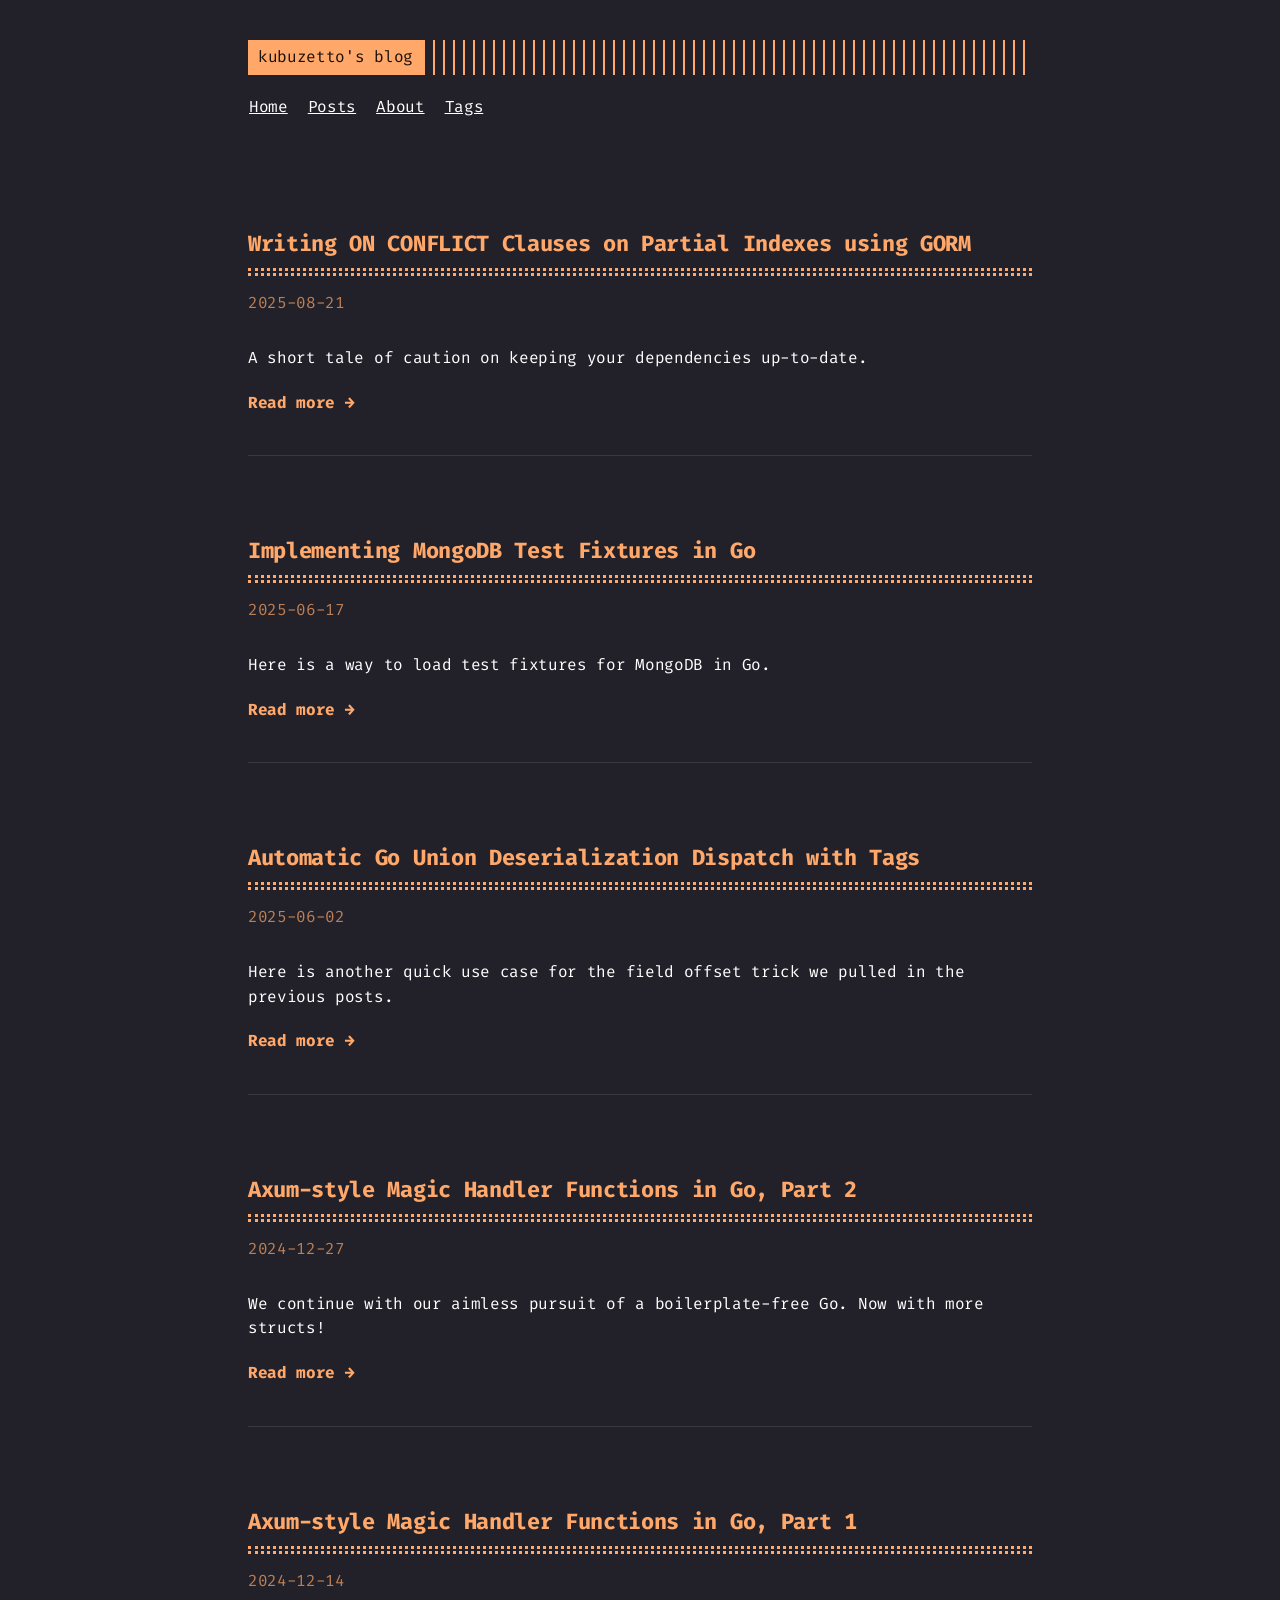
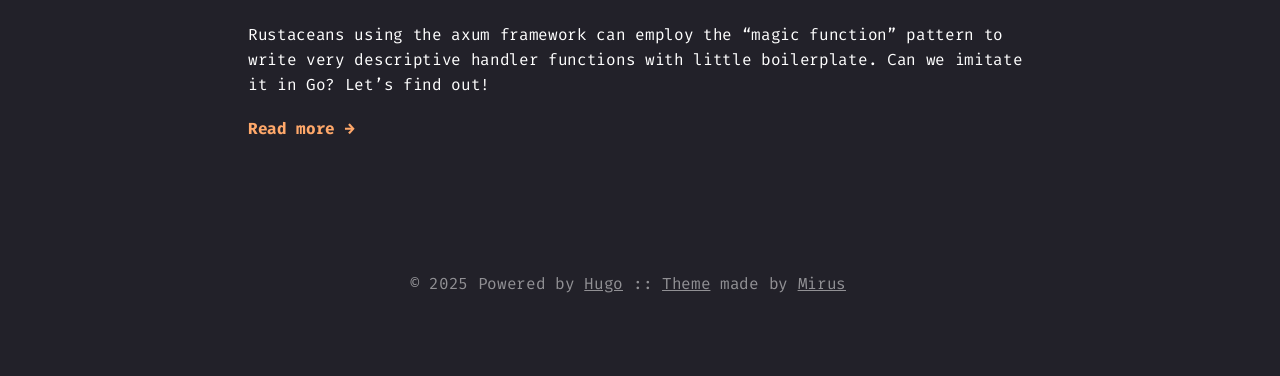
<file: index.html>
<!doctype html><html lang=en><head><meta name=generator content="Hugo 0.139.2"><title>kubuzetto's blog</title>
<meta charset=utf-8><meta name=viewport content="width=device-width,initial-scale=1"><meta name=description content><meta name=keywords content><meta name=robots content="noodp"><link rel=canonical href=/><link rel=stylesheet href=/styles.css><link rel="shortcut icon" href=/img/theme-colors/orange.png><link rel=apple-touch-icon href=/img/theme-colors/orange.png><meta name=twitter:card content="summary"><meta property="og:locale" content="en"><meta property="og:type" content="website"><meta property="og:title" content="kubuzetto's blog"><meta property="og:description" content><meta property="og:url" content="/"><meta property="og:site_name" content="kubuzetto's blog"><meta property="og:image" content="/img/favicon/orange.png"><meta property="og:image:width" content="1200"><meta property="og:image:height" content="627"><link href=/index.xml rel=alternate type=application/rss+xml title="kubuzetto's blog"></head><body class=orange><div class="container center headings--one-size"><header class=header><div class=header__inner><div class=header__logo><a href=/><div class=logo>kubuzetto's blog</div></a></div><ul class="menu menu--mobile"><li class=menu__trigger>Menu&nbsp;▾</li><li><ul class=menu__dropdown><li><a href=/>Home</a></li><li><a href=/posts>Posts</a></li><li><a href=/pages/about/>About</a></li><li><a href=/tags>Tags</a></li></ul></li></ul></div><nav class=navigation-menu><ul class="navigation-menu__inner menu--desktop"><li><a href=/>Home</a></li><li><a href=/posts>Posts</a></li><li><a href=/pages/about/>About</a></li><li><a href=/tags>Tags</a></li></ul></nav></header><div class=content><div class=posts><article class="post on-list"><h1 class=post-title><a href=/posts/go-partial-on-conflict/>Writing ON CONFLICT Clauses on Partial Indexes using GORM</a></h1><div class=post-meta><time class=post-date>2025-08-21</time></div><div class=post-content>A short tale of caution on keeping your dependencies up-to-date.</div><div><a class="read-more button" href=/posts/go-partial-on-conflict/>Read more →</a></div></article><article class="post on-list"><h1 class=post-title><a href=/posts/go-mongo-fixtures/>Implementing MongoDB Test Fixtures in Go</a></h1><div class=post-meta><time class=post-date>2025-06-17</time></div><div class=post-content>Here is a way to load test fixtures for MongoDB in Go.</div><div><a class="read-more button" href=/posts/go-mongo-fixtures/>Read more →</a></div></article><article class="post on-list"><h1 class=post-title><a href=/posts/go-deser-dispatch/>Automatic Go Union Deserialization Dispatch with Tags</a></h1><div class=post-meta><time class=post-date>2025-06-02</time></div><div class=post-content>Here is another quick use case for the field offset trick we pulled in the previous posts.</div><div><a class="read-more button" href=/posts/go-deser-dispatch/>Read more →</a></div></article><article class="post on-list"><h1 class=post-title><a href=/posts/go-axum-handlers-pt2/>Axum-style Magic Handler Functions in Go, Part 2</a></h1><div class=post-meta><time class=post-date>2024-12-27</time></div><div class=post-content>We continue with our aimless pursuit of a boilerplate-free Go. Now with more structs!</div><div><a class="read-more button" href=/posts/go-axum-handlers-pt2/>Read more →</a></div></article><article class="post on-list"><h1 class=post-title><a href=/posts/go-axum-handlers/>Axum-style Magic Handler Functions in Go, Part 1</a></h1><div class=post-meta><time class=post-date>2024-12-14</time></div><div class=post-content>Rustaceans using the axum framework can employ the &ldquo;magic function&rdquo; pattern to write
very descriptive handler functions with little boilerplate. Can we imitate it in Go? Let&rsquo;s find out!</div><div><a class="read-more button" href=/posts/go-axum-handlers/>Read more →</a></div></article><div class=pagination><div class=pagination__buttons></div></div></div></div><script src=https://giscus.app/client.js data-repo=kubuzetto/kubuzetto.github.io data-repo-id=R_kgDONdgJ-A data-category=Announcements data-category-id=DIC_kwDONdgJ-M4Cu7xa data-mapping=pathname data-strict=0 data-reactions-enabled=1 data-emit-metadata=0 data-input-position=top data-theme=preferred_color_scheme data-lang=en crossorigin=anonymous async></script><footer class=footer><div class=footer__inner><div class=copyright><span>© 2025 Powered by <a href=https://gohugo.io>Hugo</a></span>
<span>:: <a href=https://github.com/mirus-ua/hugo-theme-re-terminal target=_blank>Theme</a> made by <a href=https://github.com/mirus-ua target=_blank>Mirus</a></span></div></div></footer><script type=text/javascript src=/bundle.min.js></script></div></body></html>
</file>
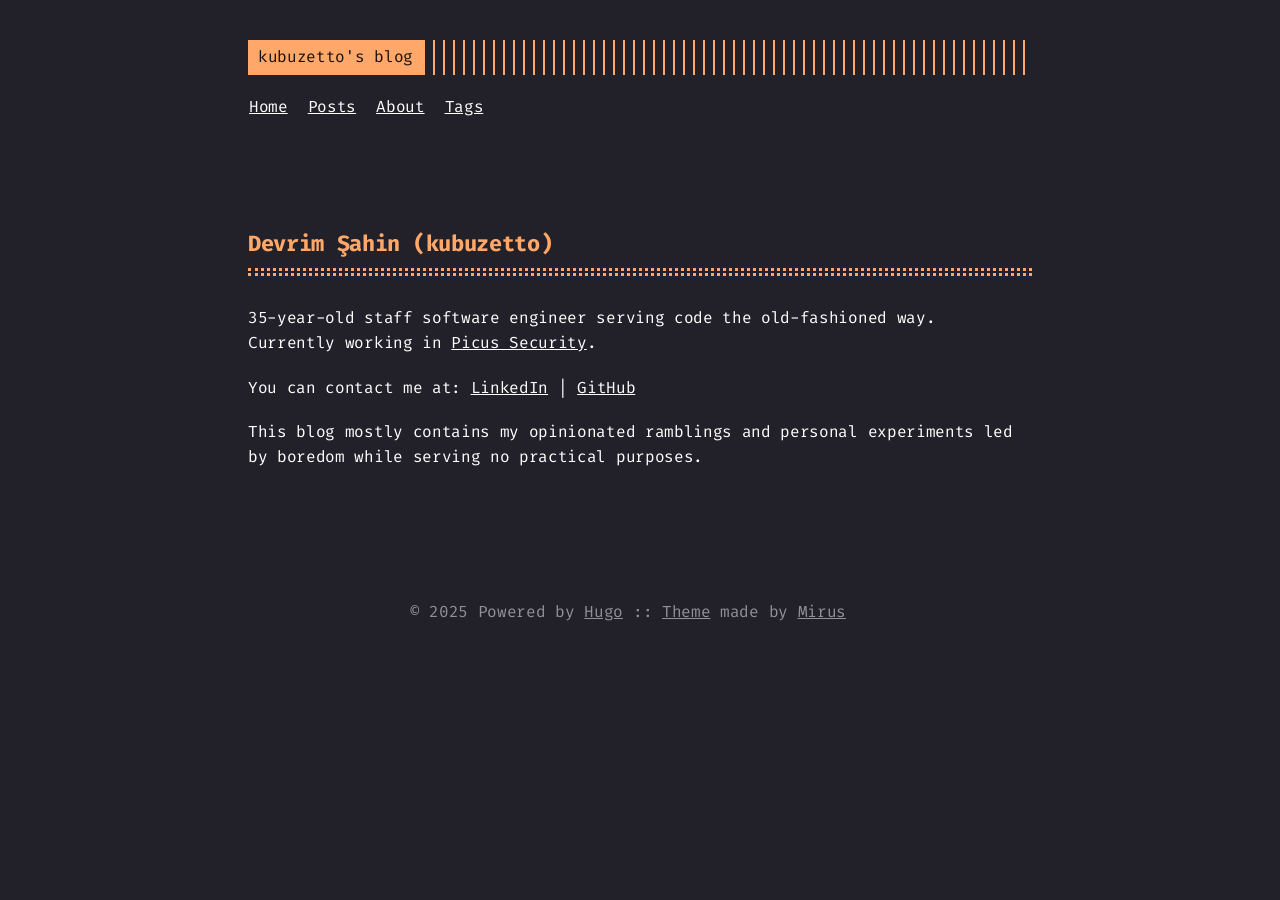
<file: pages/index.html>
<!doctype html><html lang=en><head><title>Pages :: kubuzetto's blog</title>
<meta charset=utf-8><meta name=viewport content="width=device-width,initial-scale=1"><meta name=description content><meta name=keywords content><meta name=robots content="noodp"><link rel=canonical href=/pages/><link rel=stylesheet href=/styles.css><link rel="shortcut icon" href=/img/theme-colors/orange.png><link rel=apple-touch-icon href=/img/theme-colors/orange.png><meta name=twitter:card content="summary"><meta property="og:locale" content="en"><meta property="og:type" content="website"><meta property="og:title" content="Pages"><meta property="og:description" content><meta property="og:url" content="/pages/"><meta property="og:site_name" content="kubuzetto's blog"><meta property="og:image" content="/img/favicon/orange.png"><meta property="og:image:width" content="1200"><meta property="og:image:height" content="627"><link href=/pages/index.xml rel=alternate type=application/rss+xml title="kubuzetto's blog"></head><body class=orange><div class="container center headings--one-size"><header class=header><div class=header__inner><div class=header__logo><a href=/><div class=logo>kubuzetto's blog</div></a></div><ul class="menu menu--mobile"><li class=menu__trigger>Menu&nbsp;▾</li><li><ul class=menu__dropdown><li><a href=/>Home</a></li><li><a href=/posts>Posts</a></li><li><a href=/pages/about/>About</a></li><li><a href=/tags>Tags</a></li></ul></li></ul></div><nav class=navigation-menu><ul class="navigation-menu__inner menu--desktop"><li><a href=/>Home</a></li><li><a href=/posts>Posts</a></li><li><a href=/pages/about/>About</a></li><li><a href=/tags>Tags</a></li></ul></nav></header><div class=content><div class=posts><article class="post on-list"><h1 class=post-title><a href=/pages/about/>Devrim Şahin (kubuzetto)</a></h1><div class=post-meta></div><div class=post-content><p>35-year-old staff software engineer serving code the old-fashioned way.
Currently working in <a href=https://www.picussecurity.com/>Picus Security</a>.</p><p>You can contact me at: <a href=https://linkedin.com/in/devrimsahin>LinkedIn</a> | <a href=https://github.com/kubuzetto>GitHub</a></p><p>This blog mostly contains my opinionated ramblings and personal experiments
led by boredom while serving no practical purposes.</p></div></article><div class=pagination><div class=pagination__buttons></div></div></div></div><script src=https://giscus.app/client.js data-repo=kubuzetto/kubuzetto.github.io data-repo-id=R_kgDONdgJ-A data-category=Announcements data-category-id=DIC_kwDONdgJ-M4Cu7xa data-mapping=pathname data-strict=0 data-reactions-enabled=1 data-emit-metadata=0 data-input-position=top data-theme=preferred_color_scheme data-lang=en crossorigin=anonymous async></script><footer class=footer><div class=footer__inner><div class=copyright><span>© 2025 Powered by <a href=https://gohugo.io>Hugo</a></span>
<span>:: <a href=https://github.com/mirus-ua/hugo-theme-re-terminal target=_blank>Theme</a> made by <a href=https://github.com/mirus-ua target=_blank>Mirus</a></span></div></div></footer><script type=text/javascript src=/bundle.min.js></script></div></body></html>
</file>
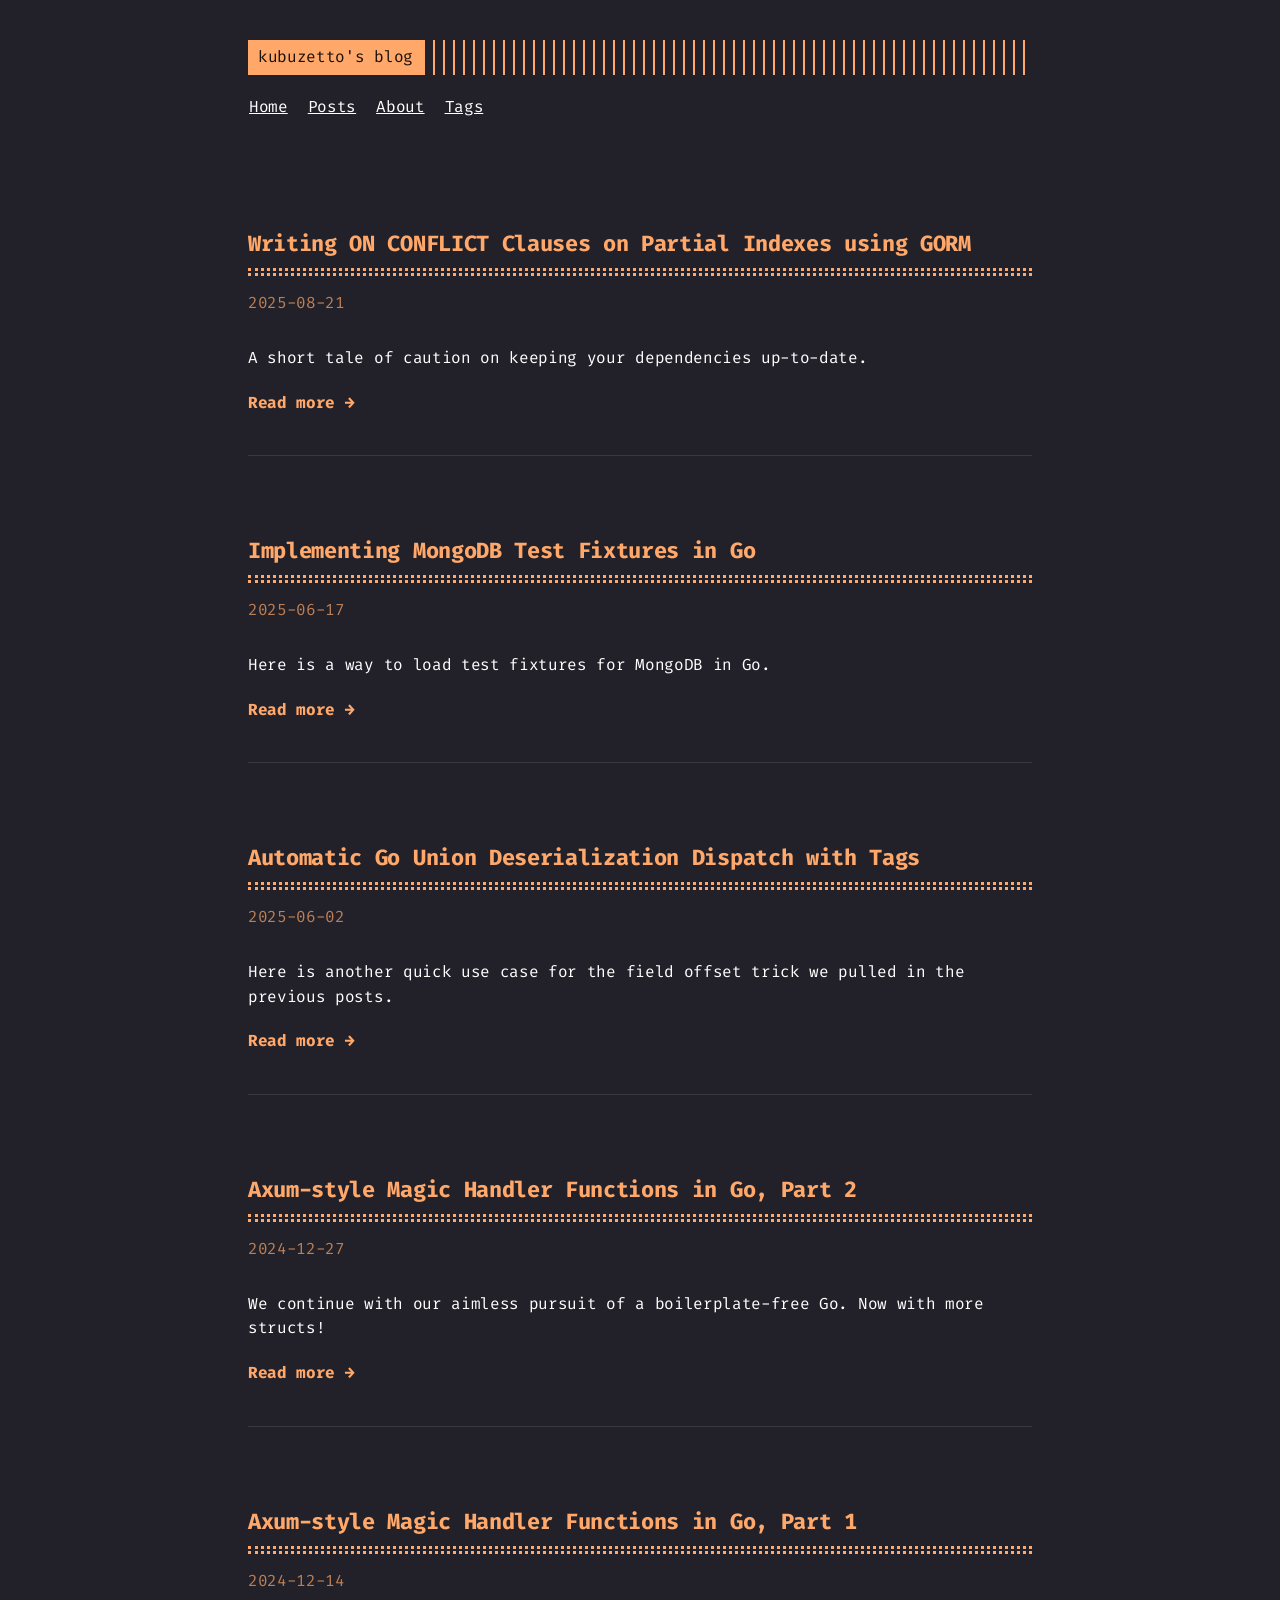
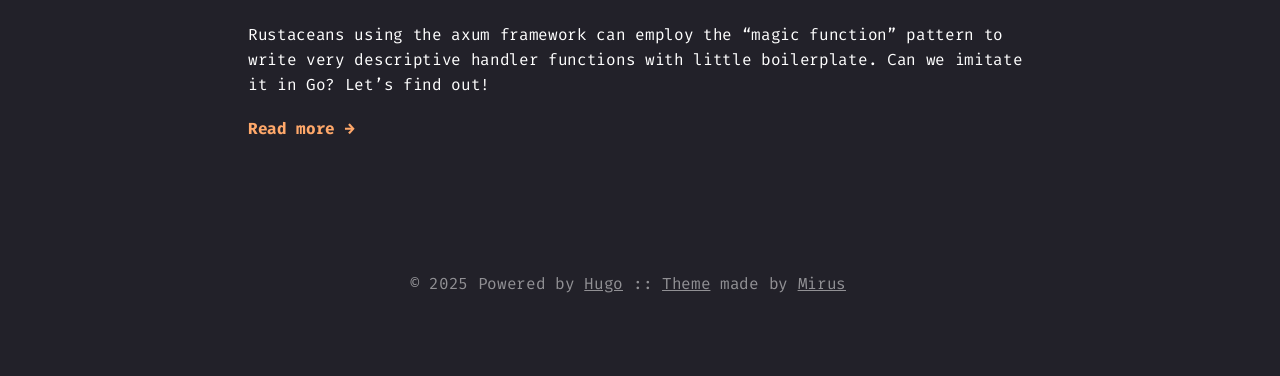
<file: posts/index.html>
<!doctype html><html lang=en><head><title>Posts :: kubuzetto's blog</title>
<meta charset=utf-8><meta name=viewport content="width=device-width,initial-scale=1"><meta name=description content><meta name=keywords content><meta name=robots content="noodp"><link rel=canonical href=/posts/><link rel=stylesheet href=/styles.css><link rel="shortcut icon" href=/img/theme-colors/orange.png><link rel=apple-touch-icon href=/img/theme-colors/orange.png><meta name=twitter:card content="summary"><meta property="og:locale" content="en"><meta property="og:type" content="website"><meta property="og:title" content="Posts"><meta property="og:description" content><meta property="og:url" content="/posts/"><meta property="og:site_name" content="kubuzetto's blog"><meta property="og:image" content="/img/favicon/orange.png"><meta property="og:image:width" content="1200"><meta property="og:image:height" content="627"><link href=/posts/index.xml rel=alternate type=application/rss+xml title="kubuzetto's blog"></head><body class=orange><div class="container center headings--one-size"><header class=header><div class=header__inner><div class=header__logo><a href=/><div class=logo>kubuzetto's blog</div></a></div><ul class="menu menu--mobile"><li class=menu__trigger>Menu&nbsp;▾</li><li><ul class=menu__dropdown><li><a href=/>Home</a></li><li><a href=/posts>Posts</a></li><li><a href=/pages/about/>About</a></li><li><a href=/tags>Tags</a></li></ul></li></ul></div><nav class=navigation-menu><ul class="navigation-menu__inner menu--desktop"><li><a href=/>Home</a></li><li><a href=/posts>Posts</a></li><li><a href=/pages/about/>About</a></li><li><a href=/tags>Tags</a></li></ul></nav></header><div class=content><div class=posts><article class="post on-list"><h1 class=post-title><a href=/posts/go-partial-on-conflict/>Writing ON CONFLICT Clauses on Partial Indexes using GORM</a></h1><div class=post-meta><time class=post-date>2025-08-21</time></div><div class=post-content>A short tale of caution on keeping your dependencies up-to-date.</div><div><a class="read-more button" href=/posts/go-partial-on-conflict/>Read more →</a></div></article><article class="post on-list"><h1 class=post-title><a href=/posts/go-mongo-fixtures/>Implementing MongoDB Test Fixtures in Go</a></h1><div class=post-meta><time class=post-date>2025-06-17</time></div><div class=post-content>Here is a way to load test fixtures for MongoDB in Go.</div><div><a class="read-more button" href=/posts/go-mongo-fixtures/>Read more →</a></div></article><article class="post on-list"><h1 class=post-title><a href=/posts/go-deser-dispatch/>Automatic Go Union Deserialization Dispatch with Tags</a></h1><div class=post-meta><time class=post-date>2025-06-02</time></div><div class=post-content>Here is another quick use case for the field offset trick we pulled in the previous posts.</div><div><a class="read-more button" href=/posts/go-deser-dispatch/>Read more →</a></div></article><article class="post on-list"><h1 class=post-title><a href=/posts/go-axum-handlers-pt2/>Axum-style Magic Handler Functions in Go, Part 2</a></h1><div class=post-meta><time class=post-date>2024-12-27</time></div><div class=post-content>We continue with our aimless pursuit of a boilerplate-free Go. Now with more structs!</div><div><a class="read-more button" href=/posts/go-axum-handlers-pt2/>Read more →</a></div></article><article class="post on-list"><h1 class=post-title><a href=/posts/go-axum-handlers/>Axum-style Magic Handler Functions in Go, Part 1</a></h1><div class=post-meta><time class=post-date>2024-12-14</time></div><div class=post-content>Rustaceans using the axum framework can employ the &ldquo;magic function&rdquo; pattern to write
very descriptive handler functions with little boilerplate. Can we imitate it in Go? Let&rsquo;s find out!</div><div><a class="read-more button" href=/posts/go-axum-handlers/>Read more →</a></div></article><div class=pagination><div class=pagination__buttons></div></div></div></div><script src=https://giscus.app/client.js data-repo=kubuzetto/kubuzetto.github.io data-repo-id=R_kgDONdgJ-A data-category=Announcements data-category-id=DIC_kwDONdgJ-M4Cu7xa data-mapping=pathname data-strict=0 data-reactions-enabled=1 data-emit-metadata=0 data-input-position=top data-theme=preferred_color_scheme data-lang=en crossorigin=anonymous async></script><footer class=footer><div class=footer__inner><div class=copyright><span>© 2025 Powered by <a href=https://gohugo.io>Hugo</a></span>
<span>:: <a href=https://github.com/mirus-ua/hugo-theme-re-terminal target=_blank>Theme</a> made by <a href=https://github.com/mirus-ua target=_blank>Mirus</a></span></div></div></footer><script type=text/javascript src=/bundle.min.js></script></div></body></html>
</file>
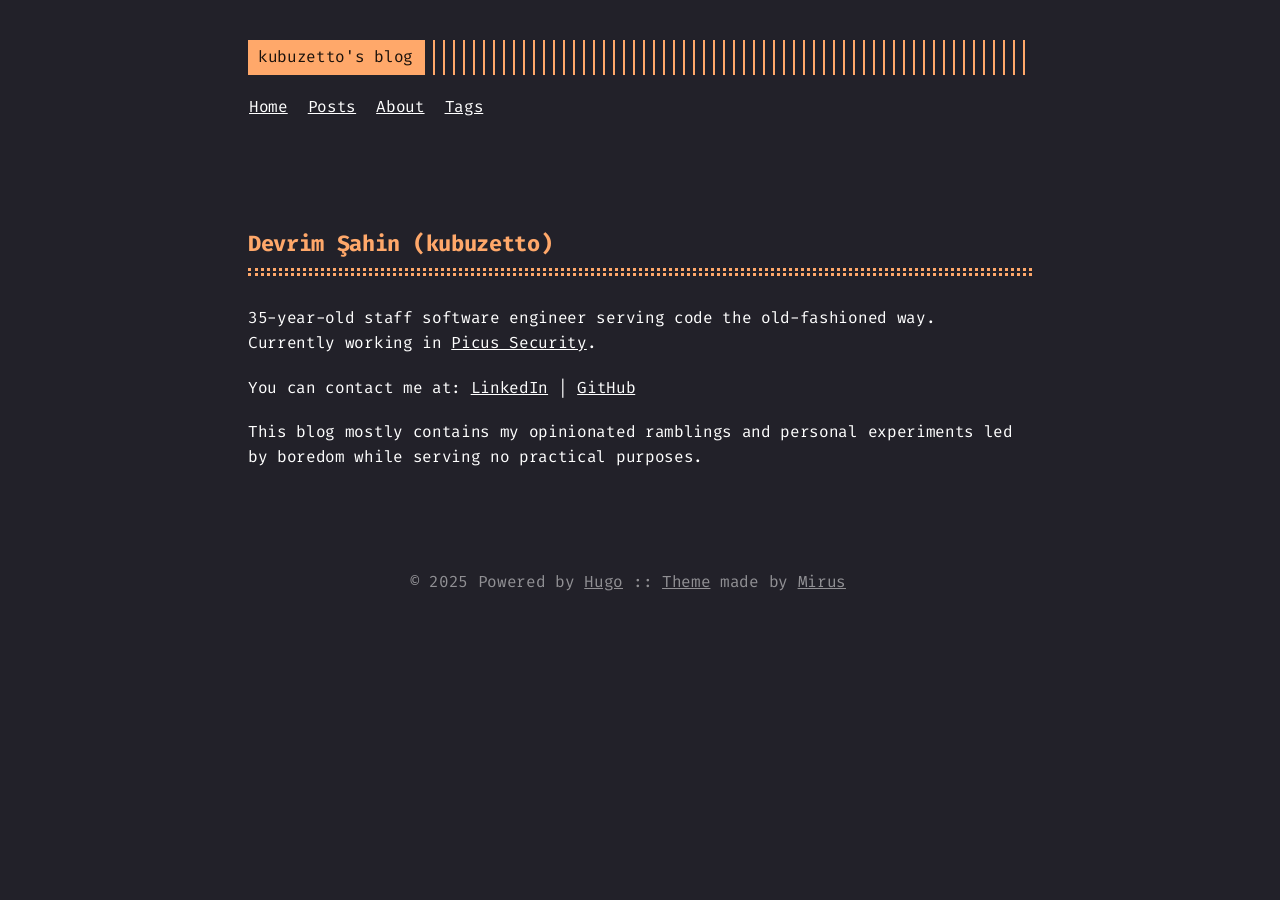
<file: pages/about/index.html>
<!doctype html><html lang=en><head><title>Devrim Şahin (kubuzetto) :: kubuzetto's blog</title>
<meta charset=utf-8><meta name=viewport content="width=device-width,initial-scale=1"><meta name=description content="35-year-old staff software engineer serving code the old-fashioned way. Currently working in Picus Security.
You can contact me at: LinkedIn | GitHub
This blog mostly contains my opinionated ramblings and personal experiments led by boredom while serving no practical purposes.
"><meta name=keywords content><meta name=robots content="noodp"><link rel=canonical href=/pages/about/><link rel=stylesheet href=/styles.css><link rel="shortcut icon" href=/img/theme-colors/orange.png><link rel=apple-touch-icon href=/img/theme-colors/orange.png><meta name=twitter:card content="summary"><meta property="og:locale" content="en"><meta property="og:type" content="article"><meta property="og:title" content="Devrim Şahin (kubuzetto)"><meta property="og:description" content="35-year-old staff software engineer serving code the old-fashioned way. Currently working in Picus Security.
You can contact me at: LinkedIn | GitHub
This blog mostly contains my opinionated ramblings and personal experiments led by boredom while serving no practical purposes.
"><meta property="og:url" content="/pages/about/"><meta property="og:site_name" content="kubuzetto's blog"><meta property="og:image" content="/img/favicon/orange.png"><meta property="og:image:width" content="1200"><meta property="og:image:height" content="627"></head><body class=orange><div class="container center headings--one-size"><header class=header><div class=header__inner><div class=header__logo><a href=/><div class=logo>kubuzetto's blog</div></a></div><ul class="menu menu--mobile"><li class=menu__trigger>Menu&nbsp;▾</li><li><ul class=menu__dropdown><li><a href=/>Home</a></li><li><a href=/posts>Posts</a></li><li><a href=/pages/about/>About</a></li><li><a href=/tags>Tags</a></li></ul></li></ul></div><nav class=navigation-menu><ul class="navigation-menu__inner menu--desktop"><li><a href=/>Home</a></li><li><a href=/posts>Posts</a></li><li><a href=/pages/about/>About</a></li><li><a href=/tags>Tags</a></li></ul></nav></header><div class=content><article class=post><h1 class=post-title><a href=/pages/about/>Devrim Şahin (kubuzetto)</a></h1><div class=post-meta></div><div class=post-content><div><p>35-year-old staff software engineer serving code the old-fashioned way.
Currently working in <a href=https://www.picussecurity.com/>Picus Security</a>.</p><p>You can contact me at: <a href=https://linkedin.com/in/devrimsahin>LinkedIn</a> | <a href=https://github.com/kubuzetto>GitHub</a></p><p>This blog mostly contains my opinionated ramblings and personal experiments
led by boredom while serving no practical purposes.</p></div></div></article></div><script src=https://giscus.app/client.js data-repo=kubuzetto/kubuzetto.github.io data-repo-id=R_kgDONdgJ-A data-category=Announcements data-category-id=DIC_kwDONdgJ-M4Cu7xa data-mapping=pathname data-strict=0 data-reactions-enabled=1 data-emit-metadata=0 data-input-position=top data-theme=preferred_color_scheme data-lang=en crossorigin=anonymous async></script><footer class=footer><div class=footer__inner><div class=copyright><span>© 2025 Powered by <a href=https://gohugo.io>Hugo</a></span>
<span>:: <a href=https://github.com/mirus-ua/hugo-theme-re-terminal target=_blank>Theme</a> made by <a href=https://github.com/mirus-ua target=_blank>Mirus</a></span></div></div></footer><script type=text/javascript src=/bundle.min.js></script></div></body></html>
</file>
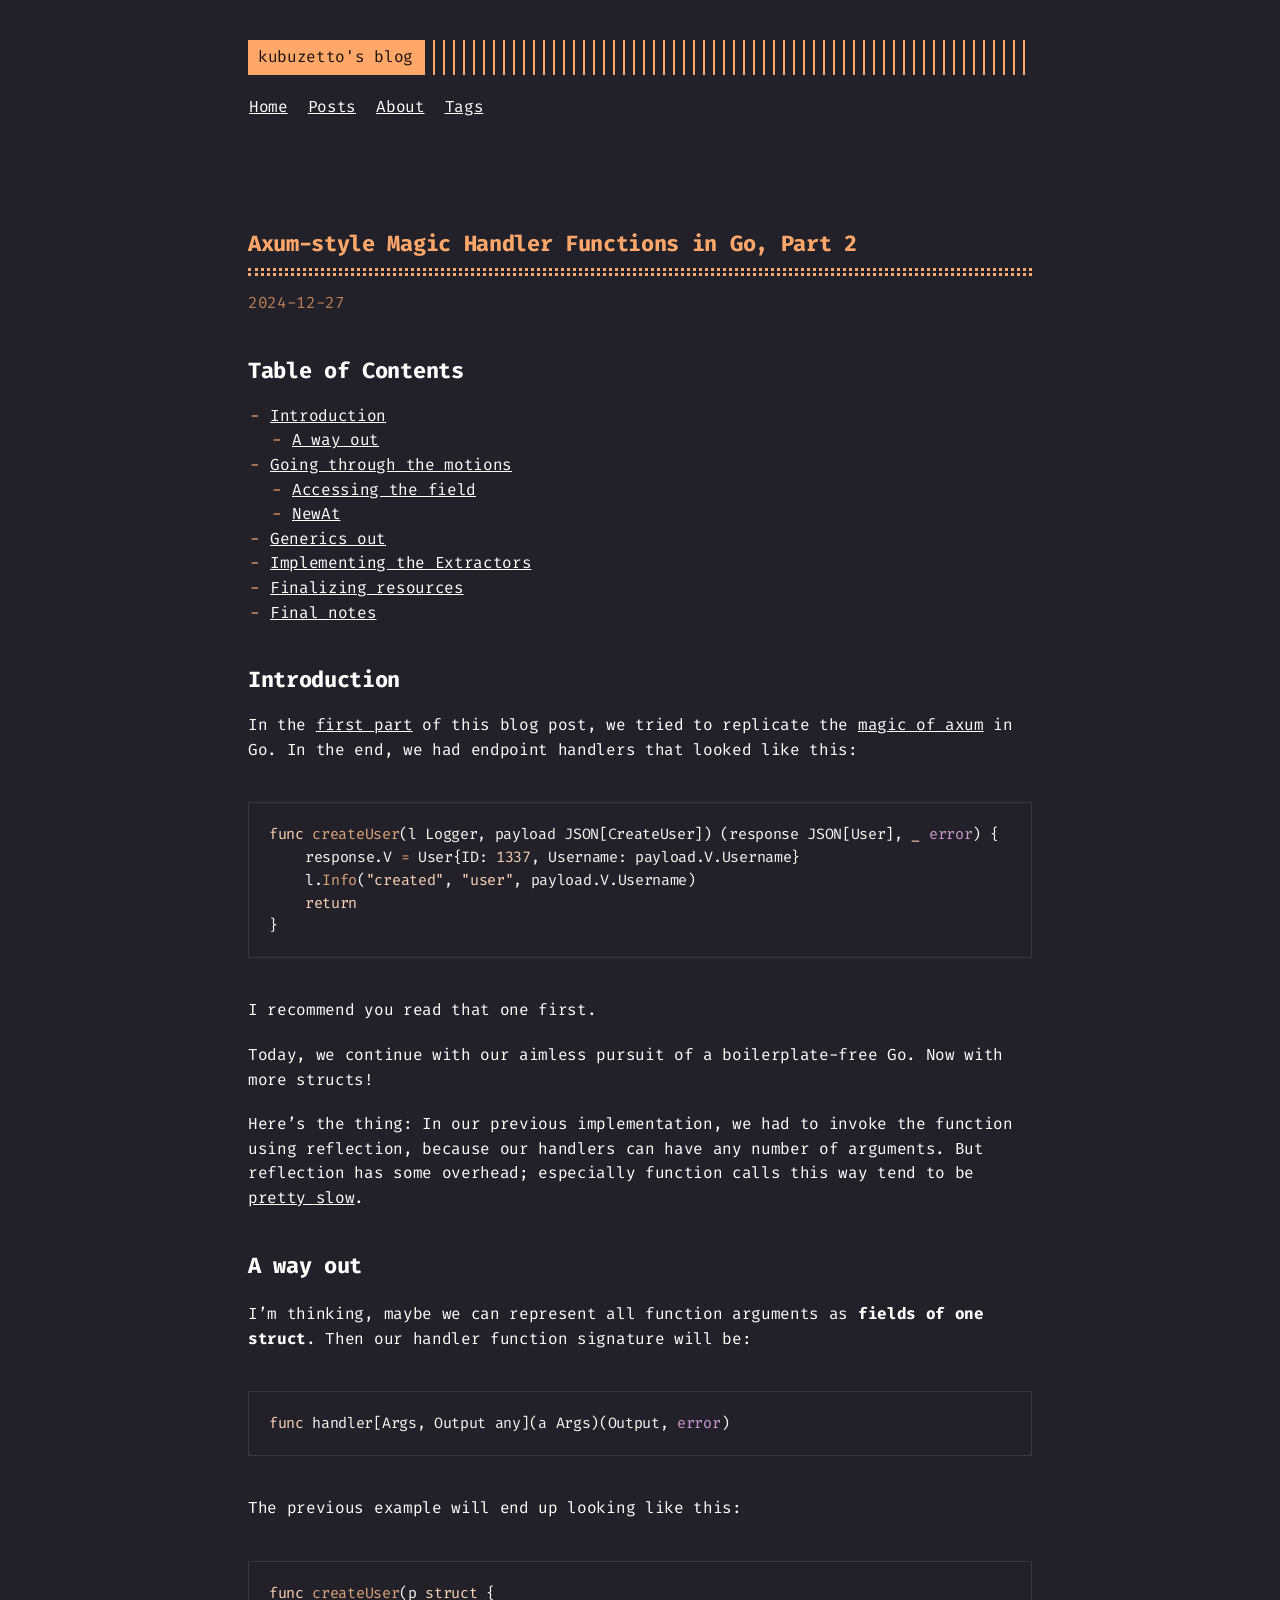
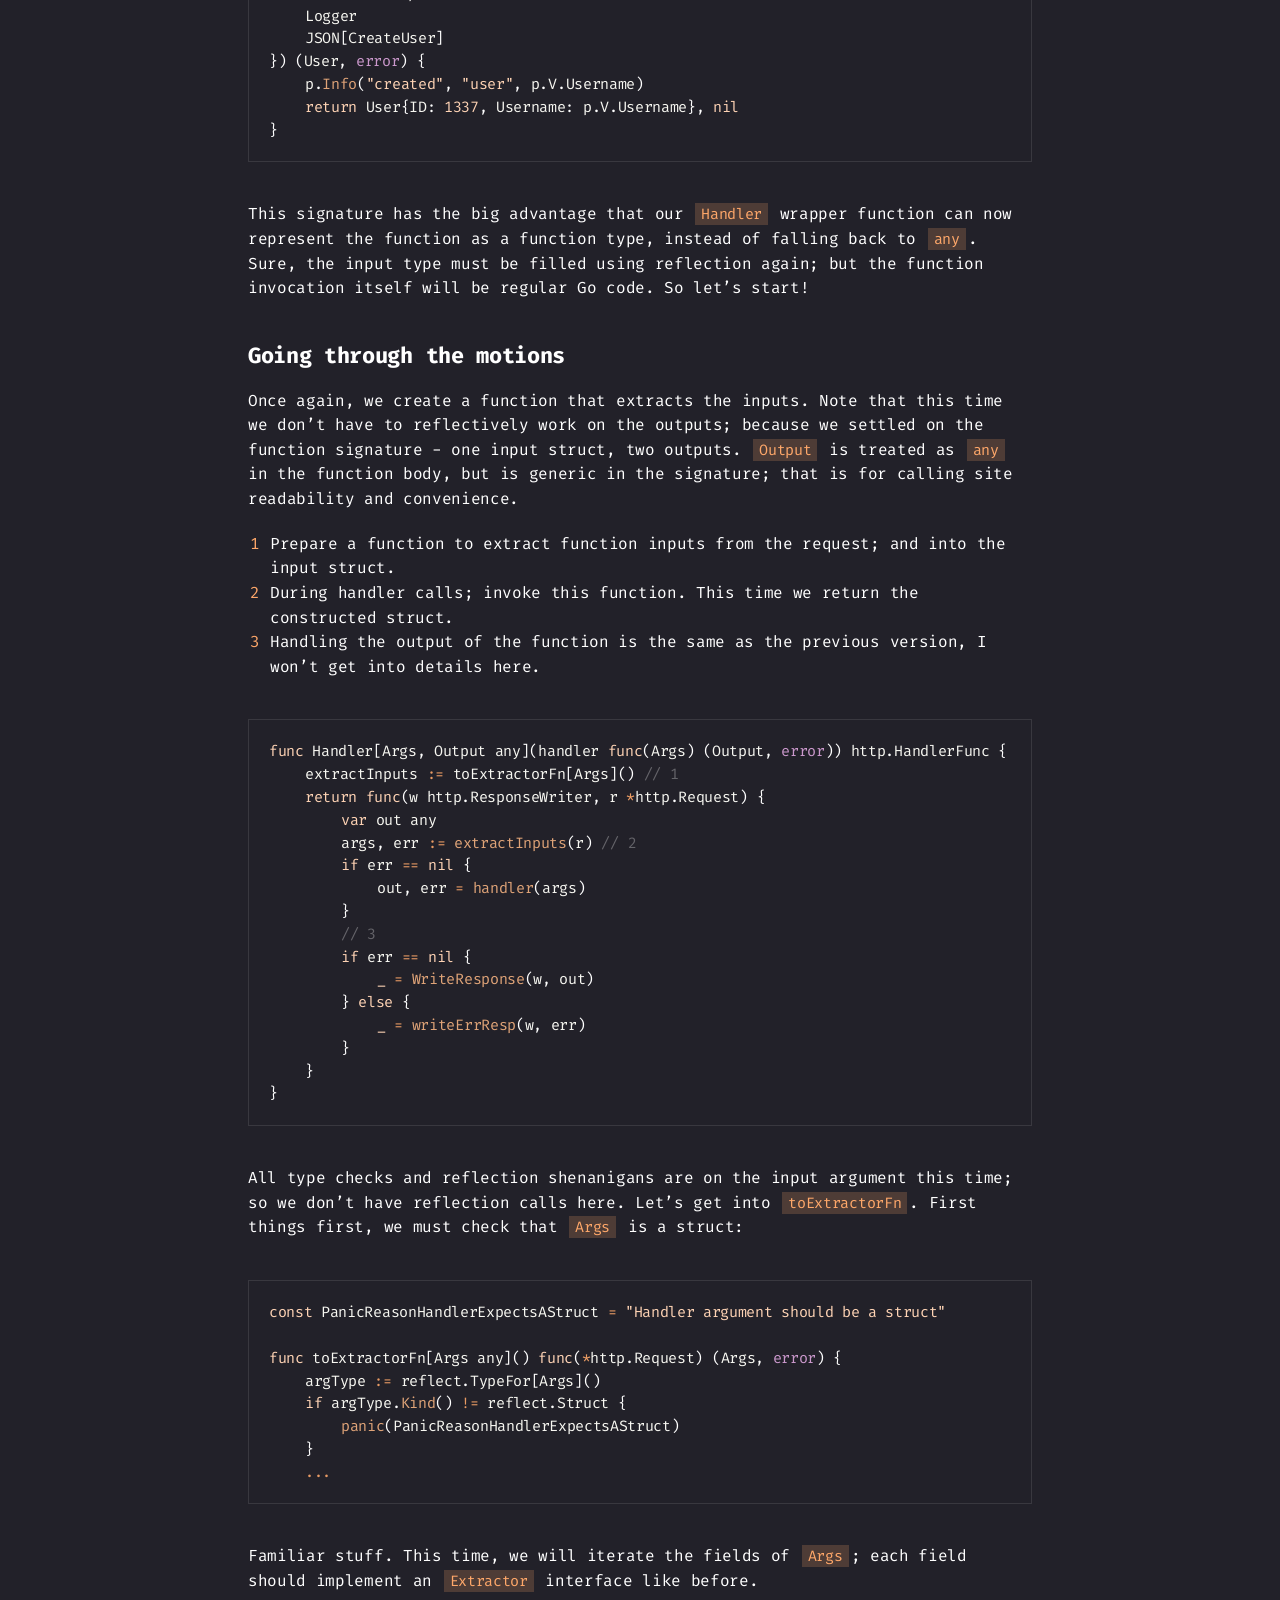
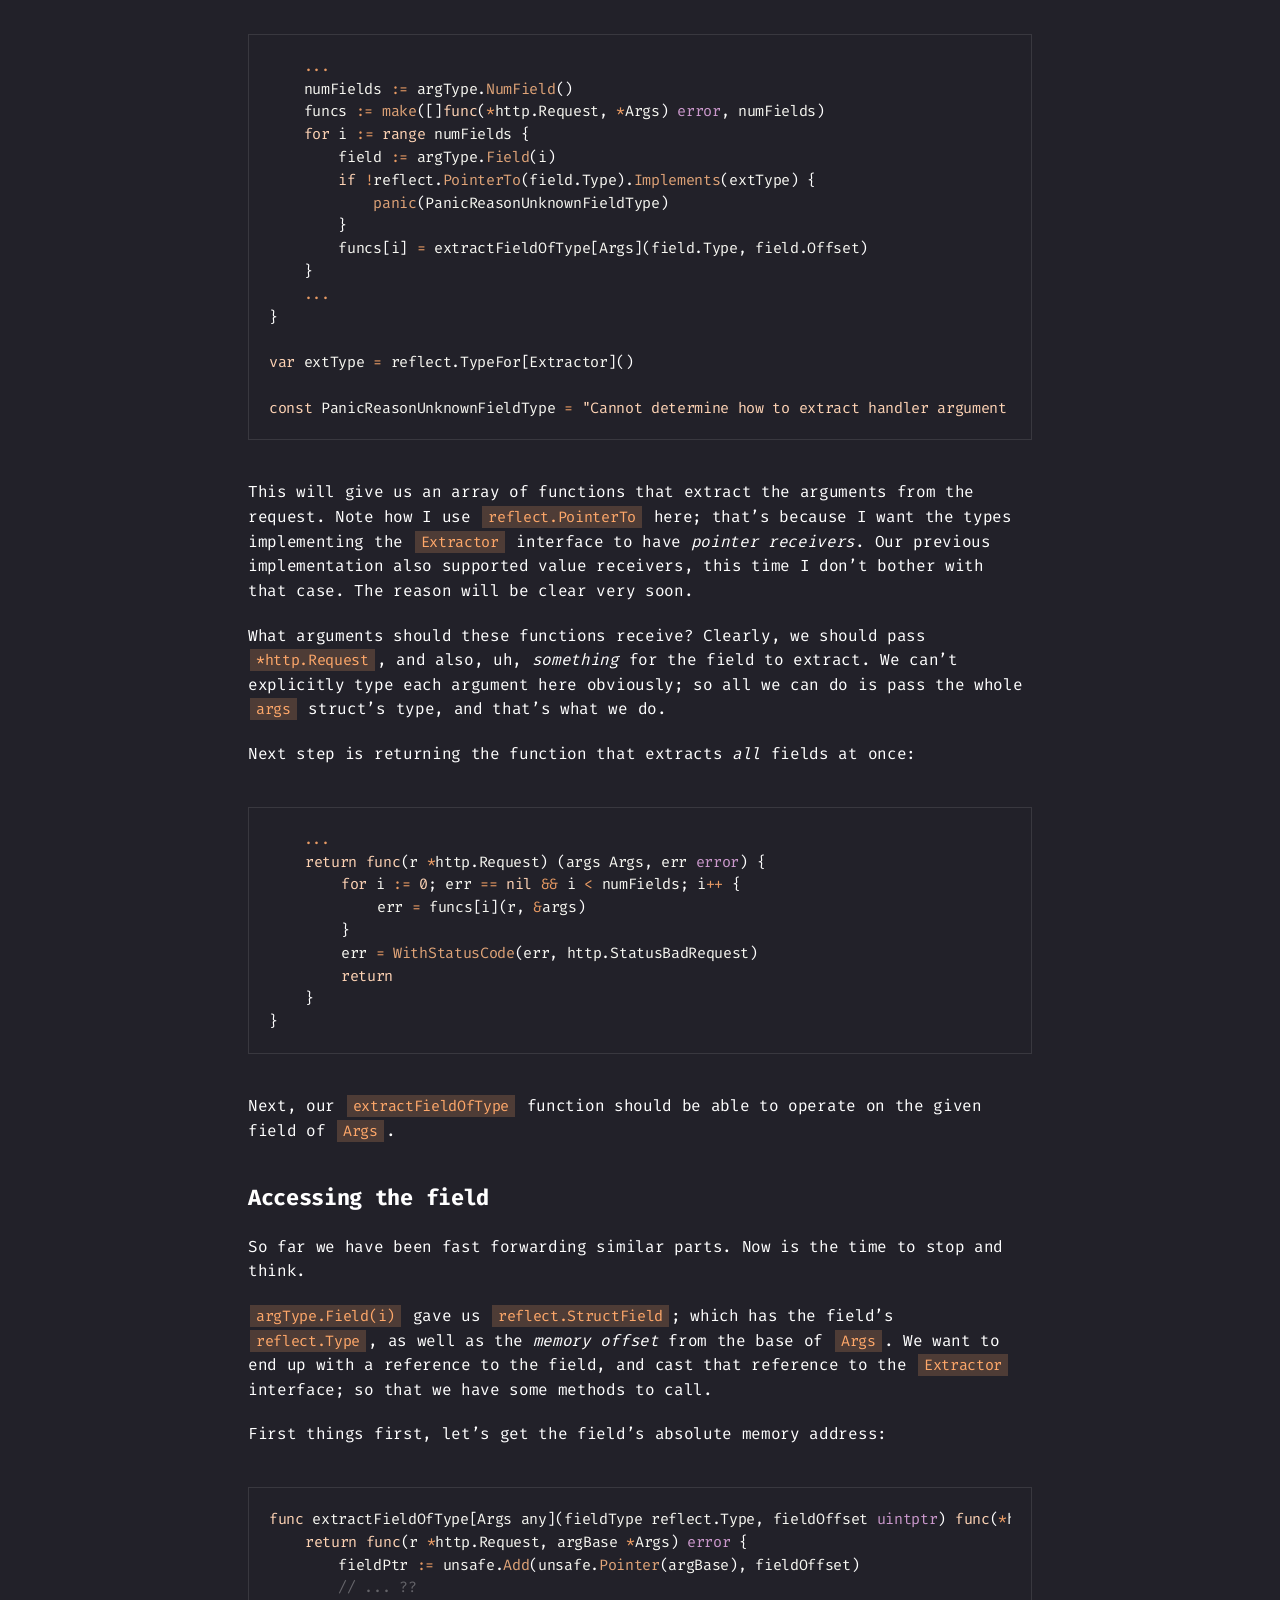
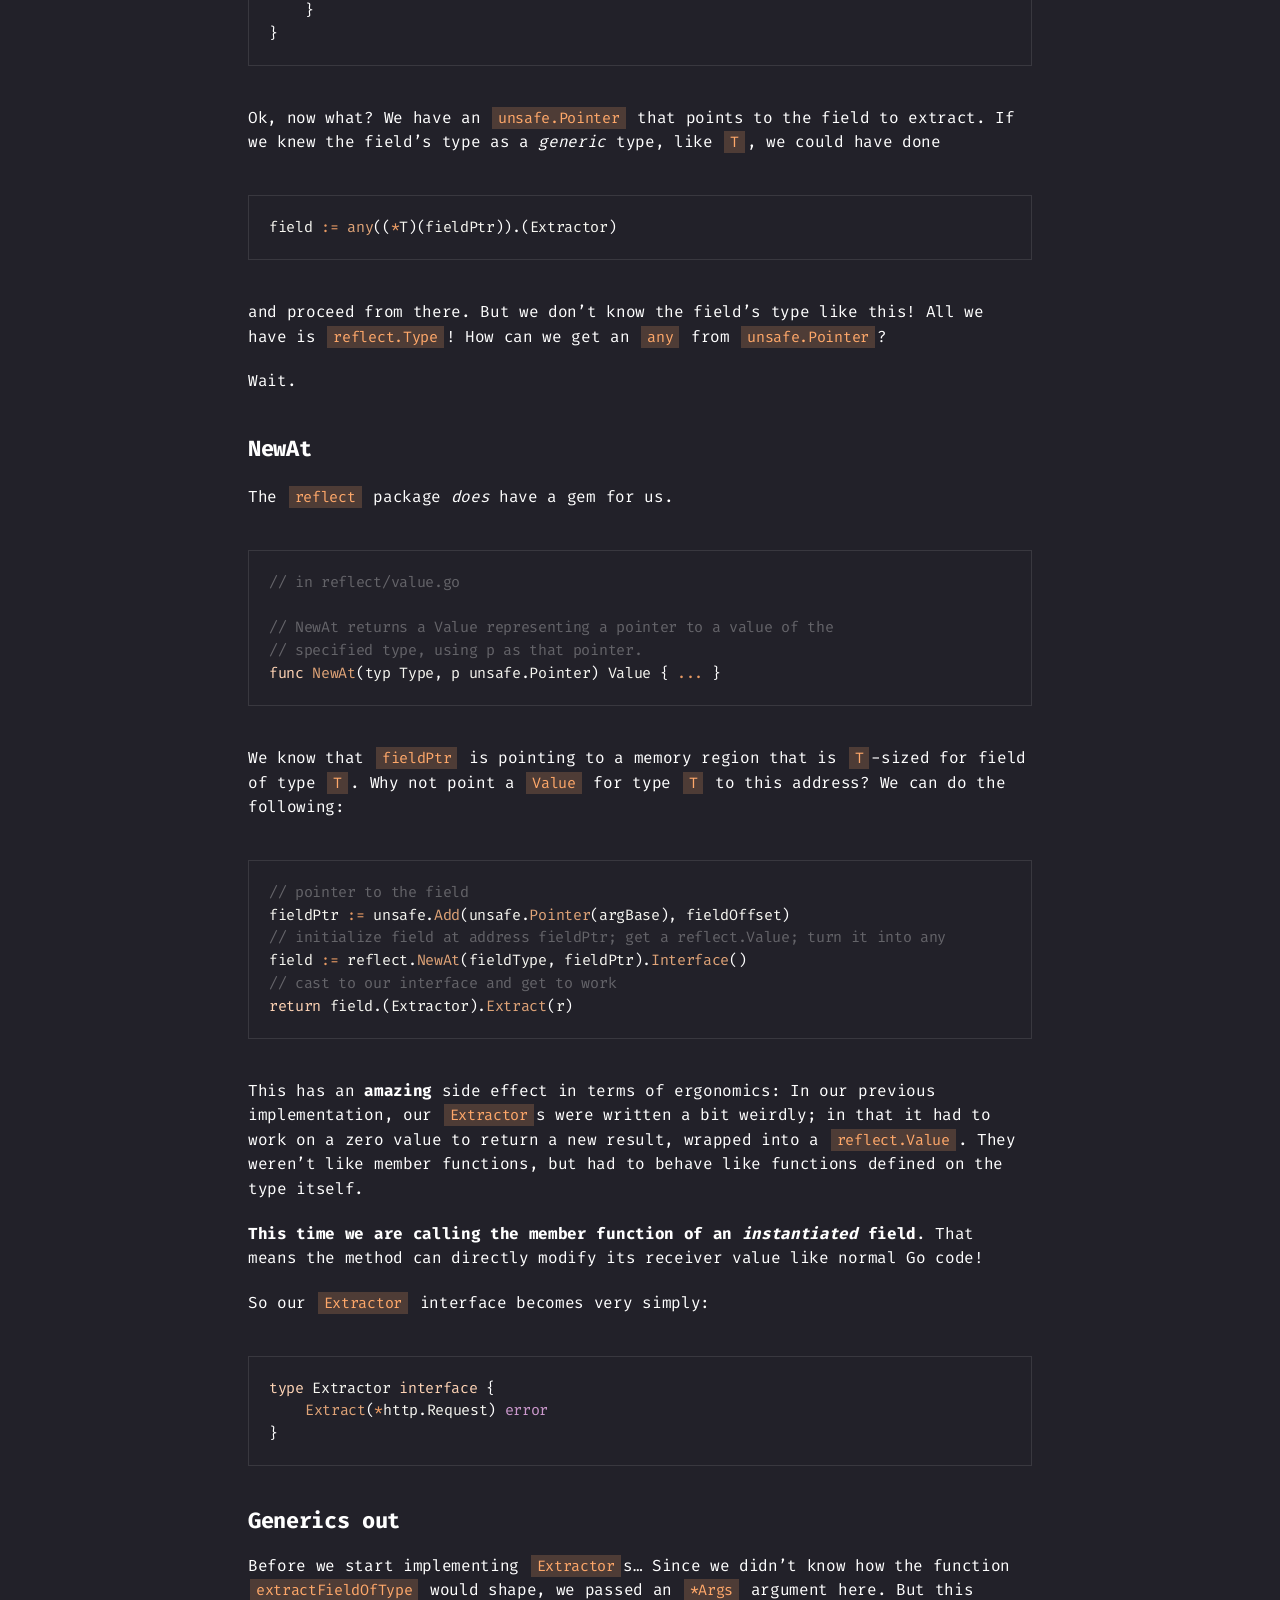
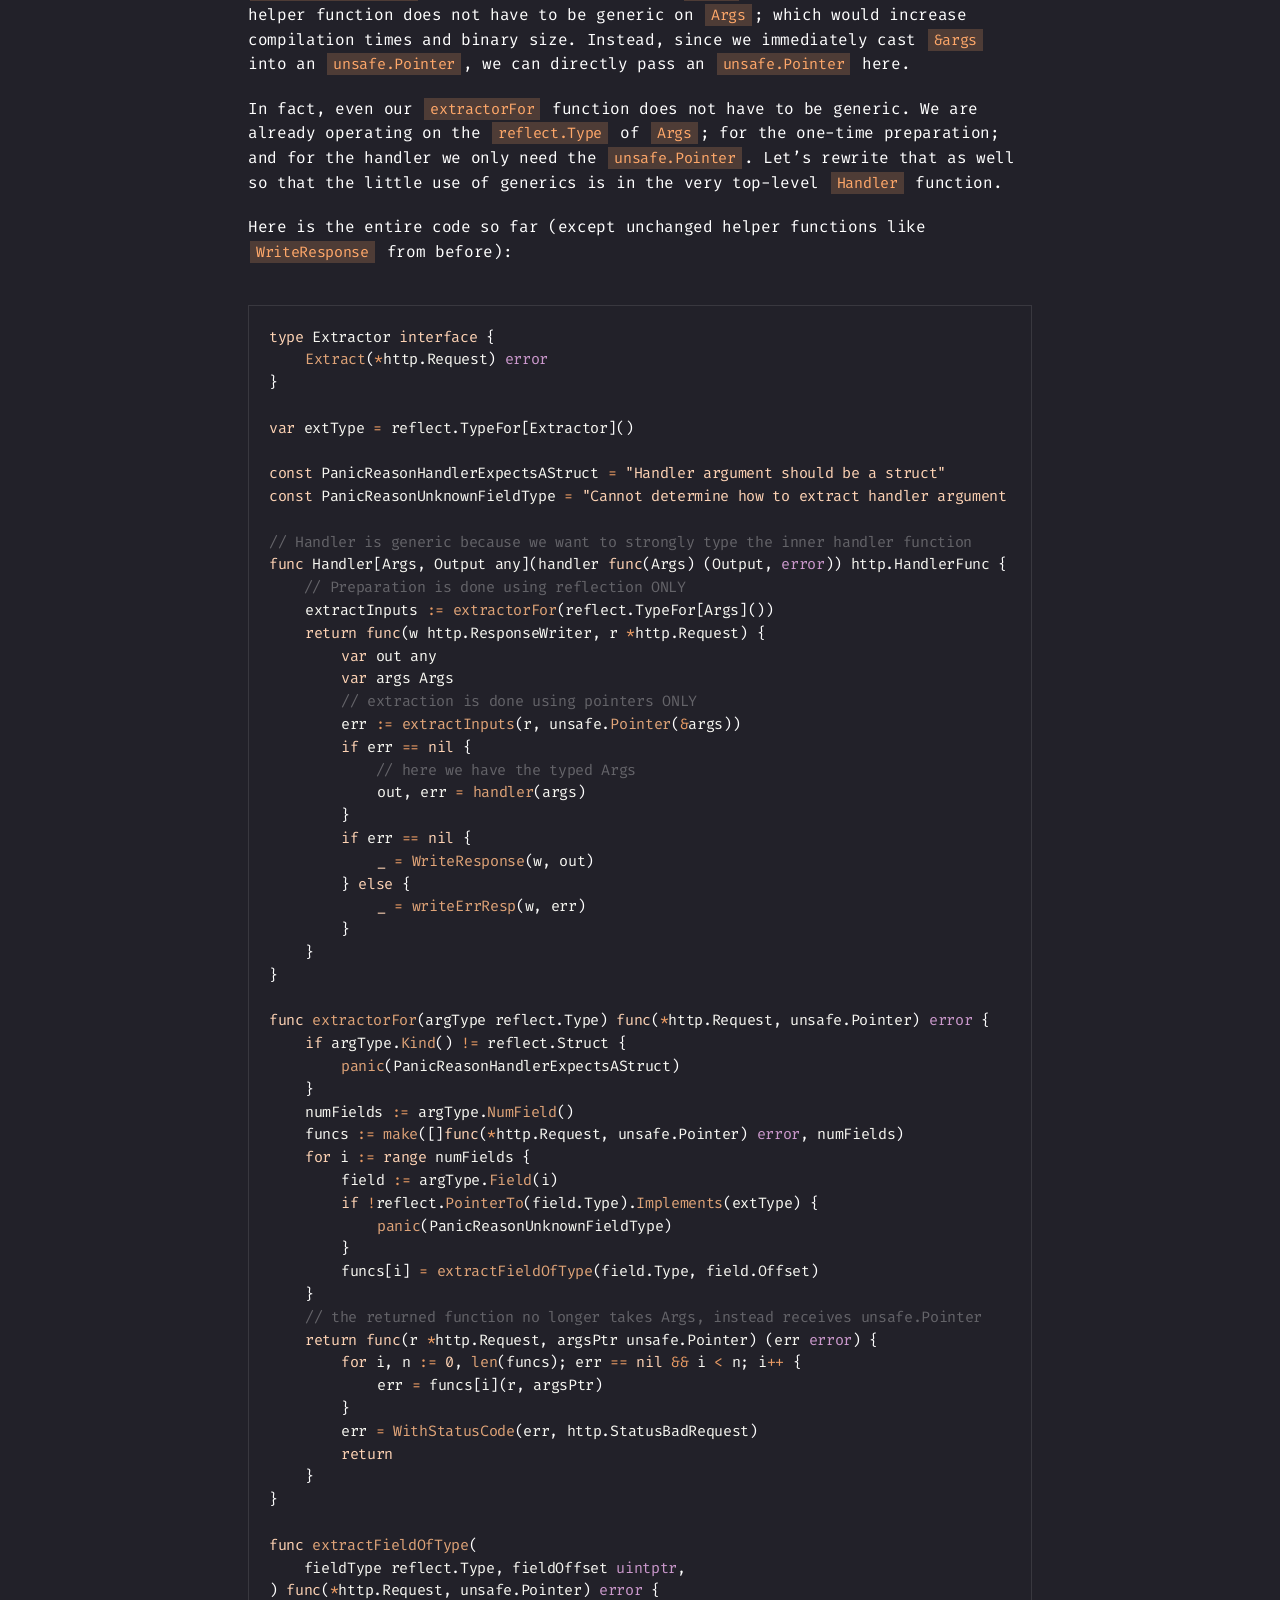
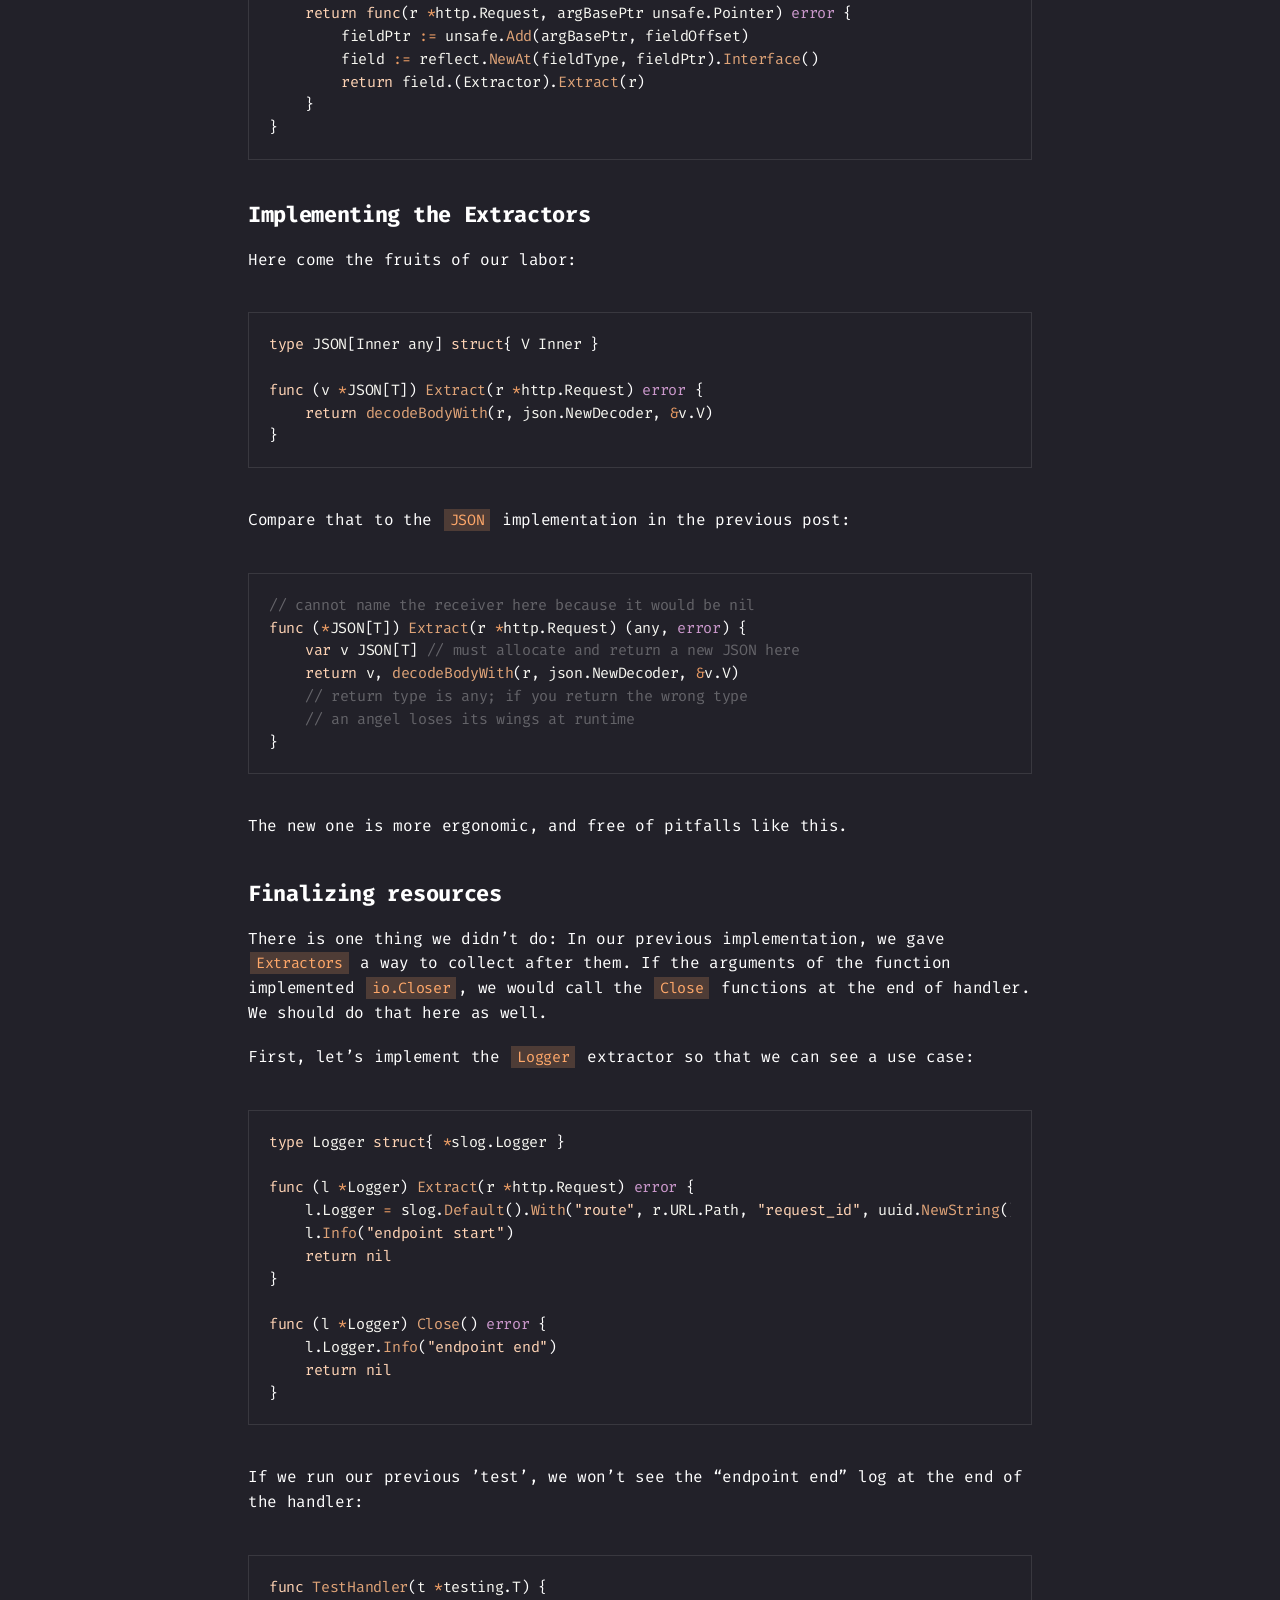
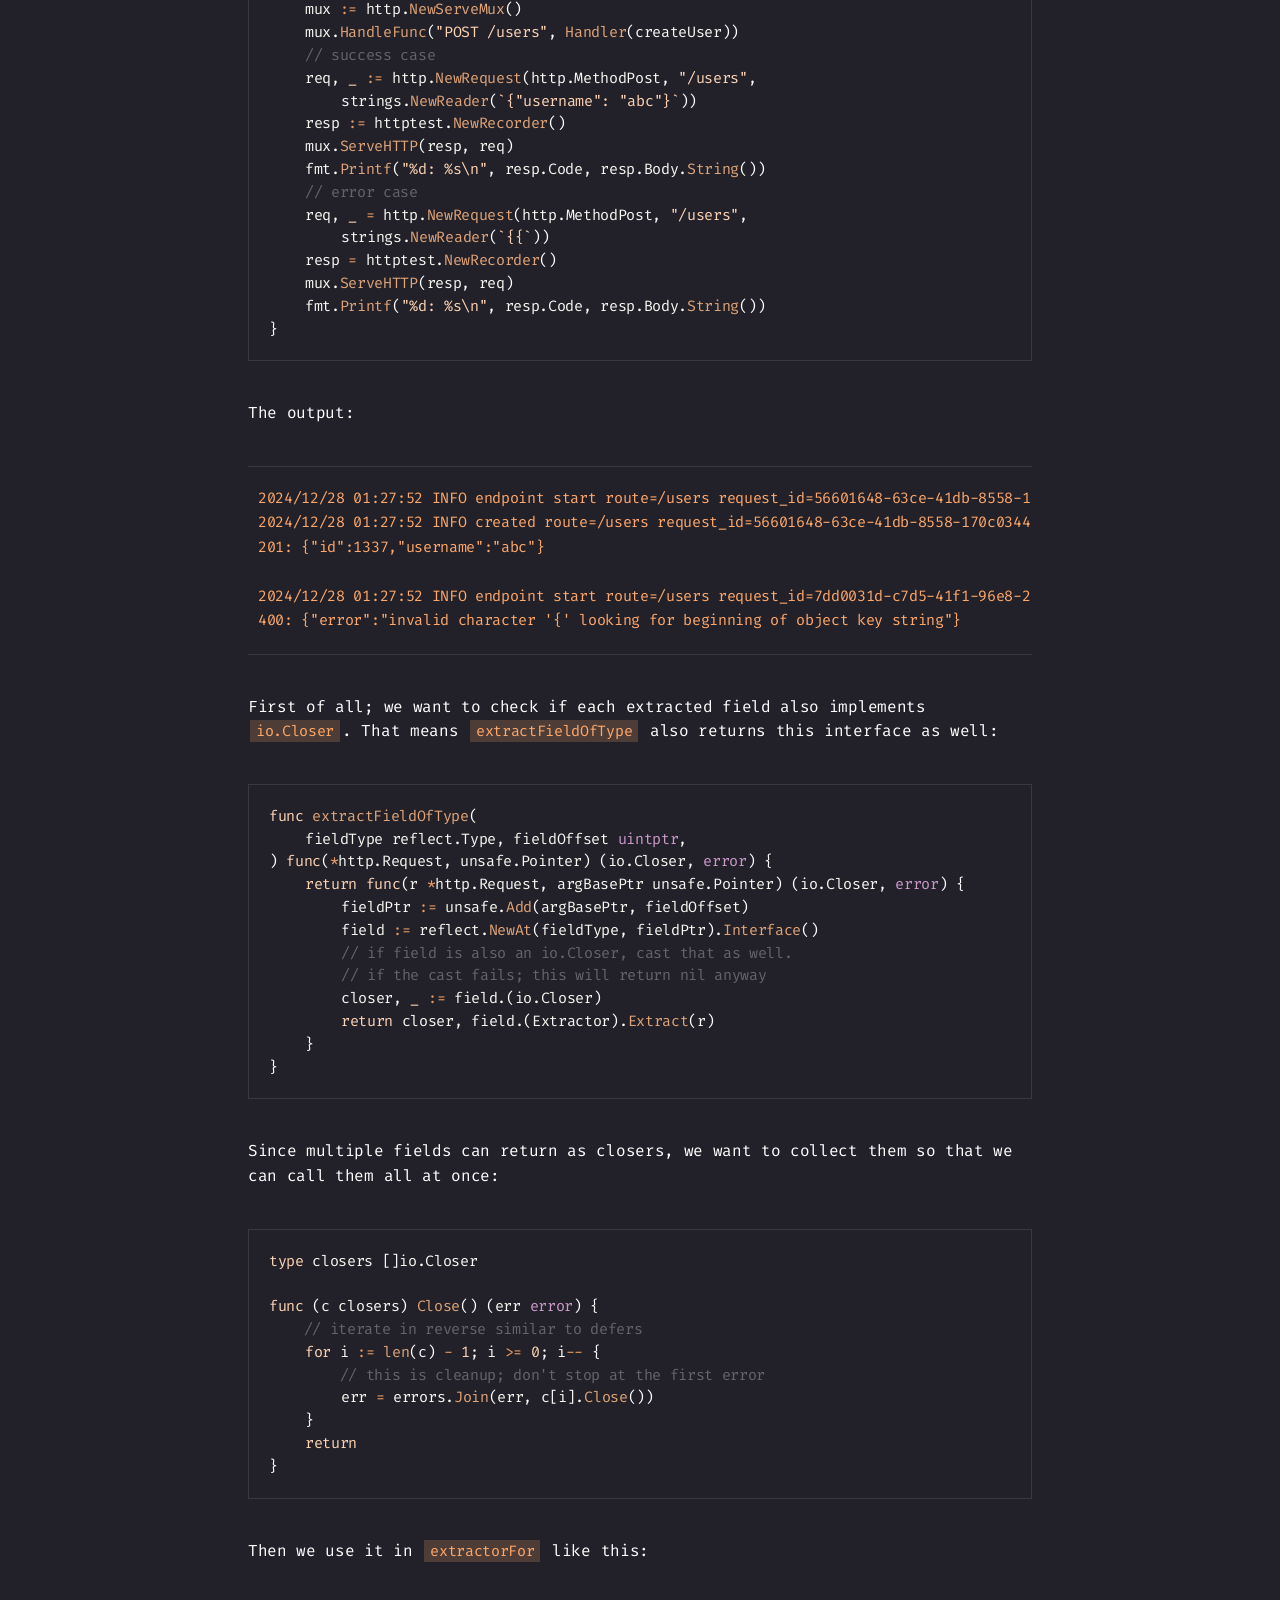
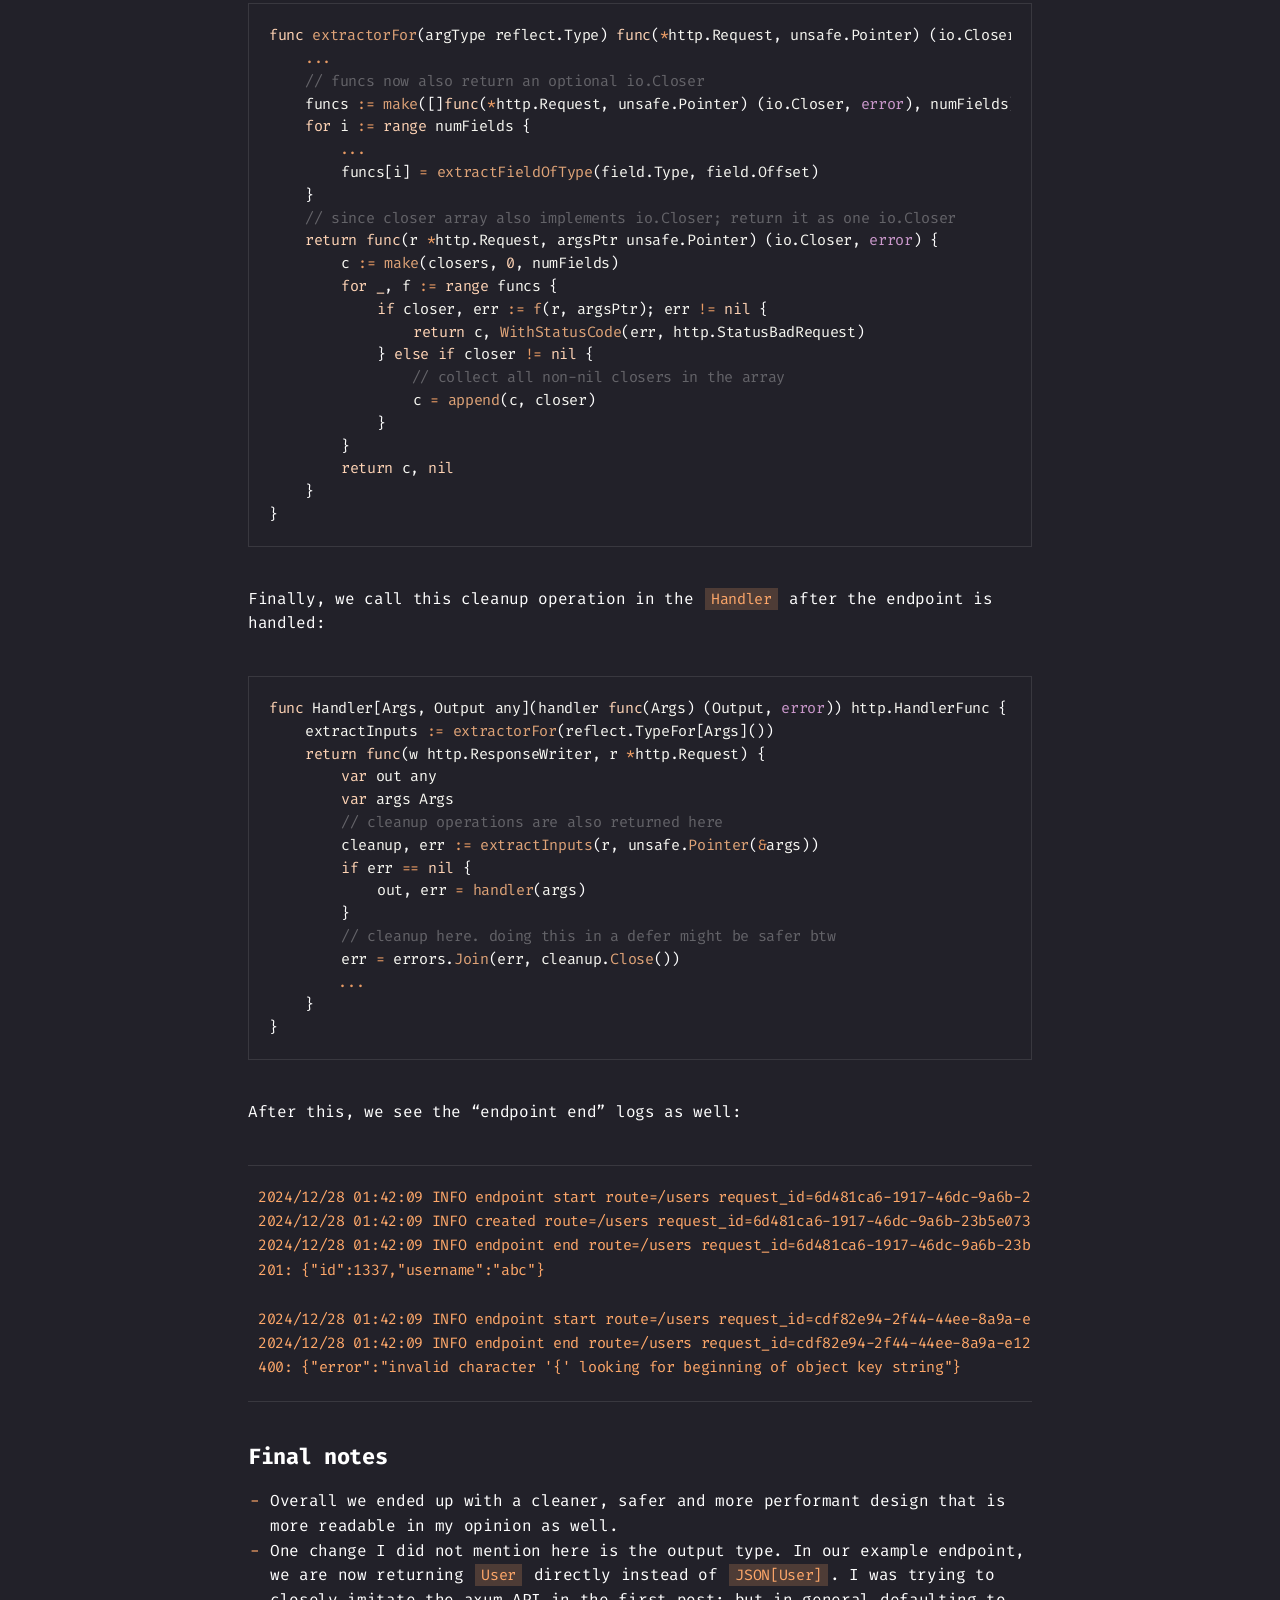
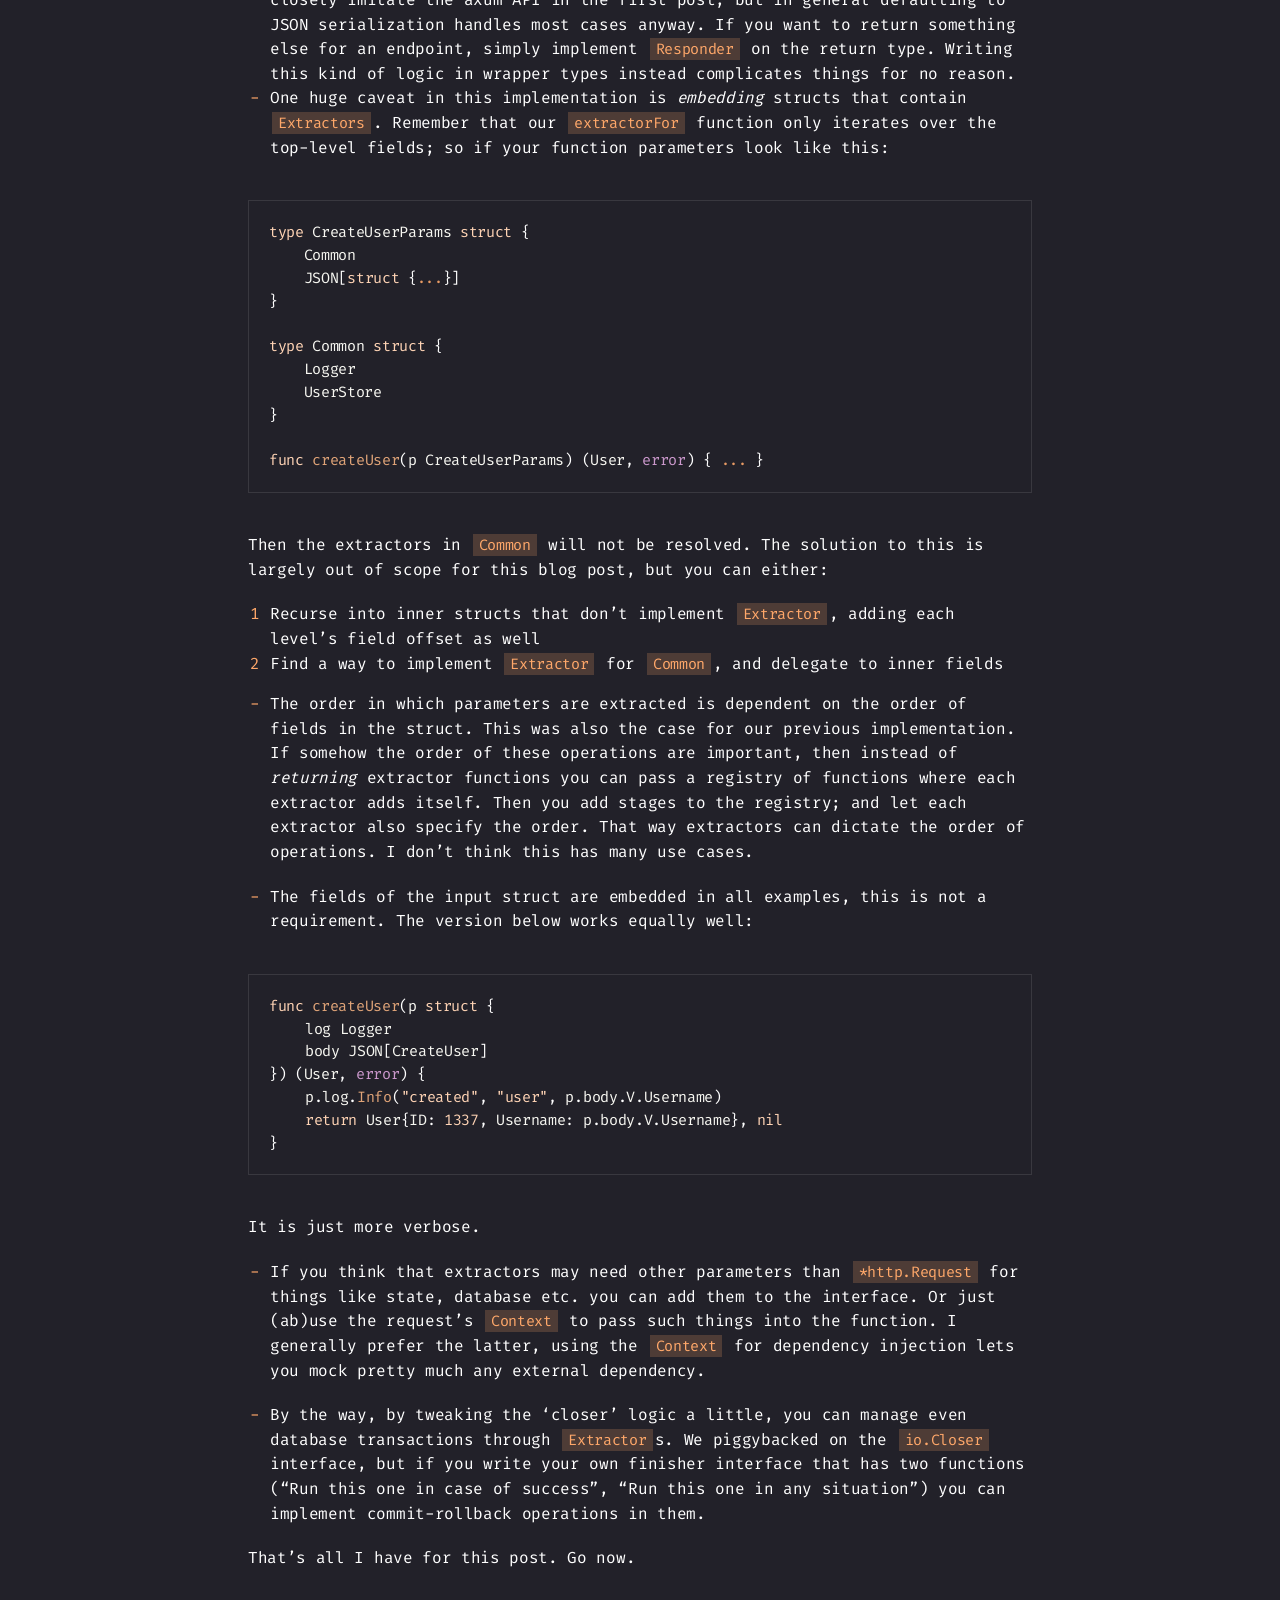
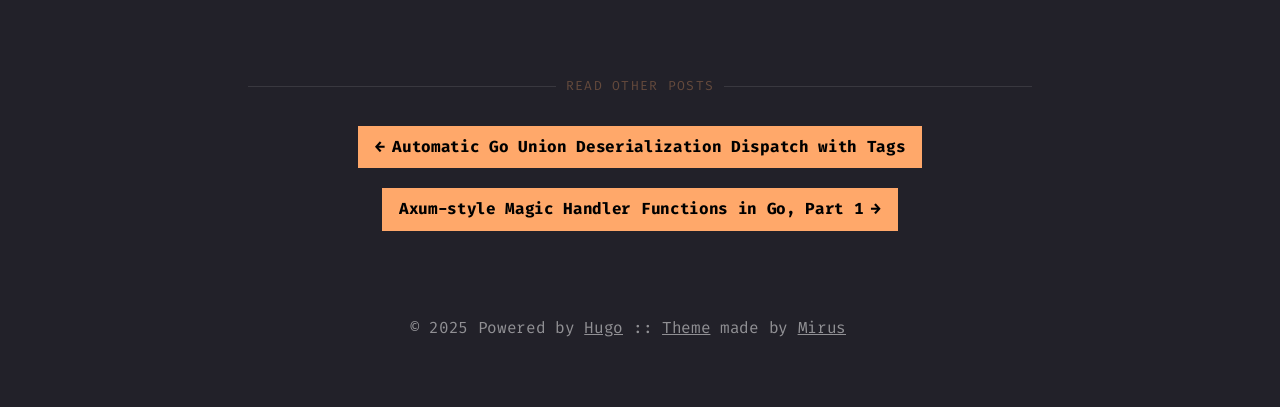
<file: posts/go-axum-handlers-pt2/index.html>
<!doctype html><html lang=en><head><title>Axum-style Magic Handler Functions in Go, Part 2 :: kubuzetto's blog</title>
<meta charset=utf-8><meta name=viewport content="width=device-width,initial-scale=1"><meta name=description content="We continue with our aimless pursuit of a boilerplate-free Go. Now with more structs!"><meta name=keywords content="axum,go,http"><meta name=robots content="noodp"><link rel=canonical href=/posts/go-axum-handlers-pt2/><link rel=stylesheet href=/styles.css><link rel="shortcut icon" href=/img/theme-colors/orange.png><link rel=apple-touch-icon href=/img/theme-colors/orange.png><meta name=twitter:card content="summary"><meta property="og:locale" content="en"><meta property="og:type" content="article"><meta property="og:title" content="Axum-style Magic Handler Functions in Go, Part 2"><meta property="og:description" content="We continue with our aimless pursuit of a boilerplate-free Go. Now with more structs!"><meta property="og:url" content="/posts/go-axum-handlers-pt2/"><meta property="og:site_name" content="kubuzetto's blog"><meta property="og:image" content="/img/favicon/orange.png"><meta property="og:image:width" content="1200"><meta property="og:image:height" content="627"><meta property="article:published_time" content="2024-12-27 23:21:56 +0300 +0300"></head><body class=orange><div class="container center headings--one-size"><header class=header><div class=header__inner><div class=header__logo><a href=/><div class=logo>kubuzetto's blog</div></a></div><ul class="menu menu--mobile"><li class=menu__trigger>Menu&nbsp;▾</li><li><ul class=menu__dropdown><li><a href=/>Home</a></li><li><a href=/posts>Posts</a></li><li><a href=/pages/about/>About</a></li><li><a href=/tags>Tags</a></li></ul></li></ul></div><nav class=navigation-menu><ul class="navigation-menu__inner menu--desktop"><li><a href=/>Home</a></li><li><a href=/posts>Posts</a></li><li><a href=/pages/about/>About</a></li><li><a href=/tags>Tags</a></li></ul></nav></header><div class=content><article class=post><h1 class=post-title><a href=/posts/go-axum-handlers-pt2/>Axum-style Magic Handler Functions in Go, Part 2</a></h1><div class=post-meta><time class=post-date>2024-12-27</time></div><div class=table-of-contents><h2>Table of Contents</h2><nav id=TableOfContents><ul><li><a href=#introduction>Introduction</a><ul><li><a href=#a-way-out>A way out</a></li></ul></li><li><a href=#going-through-the-motions>Going through the motions</a><ul><li><a href=#accessing-the-field>Accessing the field</a></li><li><a href=#newat>NewAt</a></li></ul></li><li><a href=#generics-out>Generics out</a></li><li><a href=#implementing-the-extractors>Implementing the Extractors</a></li><li><a href=#finalizing-resources>Finalizing resources</a></li><li><a href=#final-notes>Final notes</a></li></ul></nav></div><div class=post-content><div><h2 id=introduction>Introduction<a href=#introduction class=hanchor arialabel=Anchor>&#8983;</a></h2><p>In the <a href=/posts/go-axum-handlers/>first part</a> of this blog post, we tried to replicate the
<a href=https://github.com/alexpusch/rust-magic-patterns/tree/master/axum-style-magic-function-param>magic of axum</a>
in Go. In the end, we had endpoint handlers that looked like this:</p><div class=highlight><pre tabindex=0 style=color:#f8f8f2;background-color:#272822;-moz-tab-size:4;-o-tab-size:4;tab-size:4><code class=language-go data-lang=go><span style=display:flex><span><span style=color:#66d9ef>func</span> <span style=color:#a6e22e>createUser</span>(<span style=color:#a6e22e>l</span> <span style=color:#a6e22e>Logger</span>, <span style=color:#a6e22e>payload</span> <span style=color:#a6e22e>JSON</span>[<span style=color:#a6e22e>CreateUser</span>]) (<span style=color:#a6e22e>response</span> <span style=color:#a6e22e>JSON</span>[<span style=color:#a6e22e>User</span>], <span style=color:#a6e22e>_</span> <span style=color:#66d9ef>error</span>) {
</span></span><span style=display:flex><span>	<span style=color:#a6e22e>response</span>.<span style=color:#a6e22e>V</span> = <span style=color:#a6e22e>User</span>{<span style=color:#a6e22e>ID</span>: <span style=color:#ae81ff>1337</span>, <span style=color:#a6e22e>Username</span>: <span style=color:#a6e22e>payload</span>.<span style=color:#a6e22e>V</span>.<span style=color:#a6e22e>Username</span>}
</span></span><span style=display:flex><span>	<span style=color:#a6e22e>l</span>.<span style=color:#a6e22e>Info</span>(<span style=color:#e6db74>&#34;created&#34;</span>, <span style=color:#e6db74>&#34;user&#34;</span>, <span style=color:#a6e22e>payload</span>.<span style=color:#a6e22e>V</span>.<span style=color:#a6e22e>Username</span>)
</span></span><span style=display:flex><span>	<span style=color:#66d9ef>return</span>
</span></span><span style=display:flex><span>}
</span></span></code></pre></div><p>I recommend you read that one first.</p><p>Today, we continue with our aimless pursuit of a boilerplate-free Go. Now with more structs!</p><p>Here&rsquo;s the thing: In our previous implementation, we had to invoke the function using reflection, because our handlers
can have any number of arguments. But reflection has some overhead; especially function calls this way tend to be
<a href=https://github.com/golang/go/issues/7818>pretty slow</a>.</p><h3 id=a-way-out>A way out<a href=#a-way-out class=hanchor arialabel=Anchor>&#8983;</a></h3><p>I&rsquo;m thinking, maybe we can represent all function arguments as <strong>fields of one struct</strong>. Then our handler function
signature will be:</p><div class=highlight><pre tabindex=0 style=color:#f8f8f2;background-color:#272822;-moz-tab-size:4;-o-tab-size:4;tab-size:4><code class=language-go data-lang=go><span style=display:flex><span><span style=color:#66d9ef>func</span> <span style=color:#a6e22e>handler</span>[<span style=color:#a6e22e>Args</span>, <span style=color:#a6e22e>Output</span> <span style=color:#a6e22e>any</span>](<span style=color:#a6e22e>a</span> <span style=color:#a6e22e>Args</span>)(<span style=color:#a6e22e>Output</span>, <span style=color:#66d9ef>error</span>)
</span></span></code></pre></div><p>The previous example will end up looking like this:</p><div class=highlight><pre tabindex=0 style=color:#f8f8f2;background-color:#272822;-moz-tab-size:4;-o-tab-size:4;tab-size:4><code class=language-go data-lang=go><span style=display:flex><span><span style=color:#66d9ef>func</span> <span style=color:#a6e22e>createUser</span>(<span style=color:#a6e22e>p</span> <span style=color:#66d9ef>struct</span> {
</span></span><span style=display:flex><span>	<span style=color:#a6e22e>Logger</span>
</span></span><span style=display:flex><span>	<span style=color:#a6e22e>JSON</span>[<span style=color:#a6e22e>CreateUser</span>]
</span></span><span style=display:flex><span>}) (<span style=color:#a6e22e>User</span>, <span style=color:#66d9ef>error</span>) {
</span></span><span style=display:flex><span>	<span style=color:#a6e22e>p</span>.<span style=color:#a6e22e>Info</span>(<span style=color:#e6db74>&#34;created&#34;</span>, <span style=color:#e6db74>&#34;user&#34;</span>, <span style=color:#a6e22e>p</span>.<span style=color:#a6e22e>V</span>.<span style=color:#a6e22e>Username</span>)
</span></span><span style=display:flex><span>	<span style=color:#66d9ef>return</span> <span style=color:#a6e22e>User</span>{<span style=color:#a6e22e>ID</span>: <span style=color:#ae81ff>1337</span>, <span style=color:#a6e22e>Username</span>: <span style=color:#a6e22e>p</span>.<span style=color:#a6e22e>V</span>.<span style=color:#a6e22e>Username</span>}, <span style=color:#66d9ef>nil</span>
</span></span><span style=display:flex><span>}
</span></span></code></pre></div><p>This signature has the big advantage that our <code>Handler</code> wrapper function can now represent the function as a
function type, instead of falling back to <code>any</code>. Sure, the input type must be filled using reflection again;
but the function invocation itself will be regular Go code. So let&rsquo;s start!</p><h2 id=going-through-the-motions>Going through the motions<a href=#going-through-the-motions class=hanchor arialabel=Anchor>&#8983;</a></h2><p>Once again, we create a function that extracts the inputs. Note that this time we don&rsquo;t have to reflectively work
on the outputs; because we settled on the function signature - one input struct, two outputs. <code>Output</code> is treated
as <code>any</code> in the function body, but is generic in the signature; that is for calling site readability and convenience.</p><ol><li>Prepare a function to extract function inputs from the request; and into the input struct.</li><li>During handler calls; invoke this function. This time we return the constructed struct.</li><li>Handling the output of the function is the same as the previous version, I won&rsquo;t get into details here.</li></ol><div class=highlight><pre tabindex=0 style=color:#f8f8f2;background-color:#272822;-moz-tab-size:4;-o-tab-size:4;tab-size:4><code class=language-go data-lang=go><span style=display:flex><span><span style=color:#66d9ef>func</span> <span style=color:#a6e22e>Handler</span>[<span style=color:#a6e22e>Args</span>, <span style=color:#a6e22e>Output</span> <span style=color:#a6e22e>any</span>](<span style=color:#a6e22e>handler</span> <span style=color:#66d9ef>func</span>(<span style=color:#a6e22e>Args</span>) (<span style=color:#a6e22e>Output</span>, <span style=color:#66d9ef>error</span>)) <span style=color:#a6e22e>http</span>.<span style=color:#a6e22e>HandlerFunc</span> {
</span></span><span style=display:flex><span>	<span style=color:#a6e22e>extractInputs</span> <span style=color:#f92672>:=</span> <span style=color:#a6e22e>toExtractorFn</span>[<span style=color:#a6e22e>Args</span>]() <span style=color:#75715e>// 1
</span></span></span><span style=display:flex><span><span style=color:#75715e></span>	<span style=color:#66d9ef>return</span> <span style=color:#66d9ef>func</span>(<span style=color:#a6e22e>w</span> <span style=color:#a6e22e>http</span>.<span style=color:#a6e22e>ResponseWriter</span>, <span style=color:#a6e22e>r</span> <span style=color:#f92672>*</span><span style=color:#a6e22e>http</span>.<span style=color:#a6e22e>Request</span>) {
</span></span><span style=display:flex><span>		<span style=color:#66d9ef>var</span> <span style=color:#a6e22e>out</span> <span style=color:#a6e22e>any</span>
</span></span><span style=display:flex><span>		<span style=color:#a6e22e>args</span>, <span style=color:#a6e22e>err</span> <span style=color:#f92672>:=</span> <span style=color:#a6e22e>extractInputs</span>(<span style=color:#a6e22e>r</span>) <span style=color:#75715e>// 2
</span></span></span><span style=display:flex><span><span style=color:#75715e></span>		<span style=color:#66d9ef>if</span> <span style=color:#a6e22e>err</span> <span style=color:#f92672>==</span> <span style=color:#66d9ef>nil</span> {
</span></span><span style=display:flex><span>			<span style=color:#a6e22e>out</span>, <span style=color:#a6e22e>err</span> = <span style=color:#a6e22e>handler</span>(<span style=color:#a6e22e>args</span>)
</span></span><span style=display:flex><span>		}
</span></span><span style=display:flex><span>		<span style=color:#75715e>// 3
</span></span></span><span style=display:flex><span><span style=color:#75715e></span>		<span style=color:#66d9ef>if</span> <span style=color:#a6e22e>err</span> <span style=color:#f92672>==</span> <span style=color:#66d9ef>nil</span> {
</span></span><span style=display:flex><span>			<span style=color:#a6e22e>_</span> = <span style=color:#a6e22e>WriteResponse</span>(<span style=color:#a6e22e>w</span>, <span style=color:#a6e22e>out</span>)
</span></span><span style=display:flex><span>		} <span style=color:#66d9ef>else</span> {
</span></span><span style=display:flex><span>			<span style=color:#a6e22e>_</span> = <span style=color:#a6e22e>writeErrResp</span>(<span style=color:#a6e22e>w</span>, <span style=color:#a6e22e>err</span>)
</span></span><span style=display:flex><span>		}
</span></span><span style=display:flex><span>	}
</span></span><span style=display:flex><span>}
</span></span></code></pre></div><p>All type checks and reflection shenanigans are on the input argument this time; so we don&rsquo;t have reflection calls here.
Let&rsquo;s get into <code>toExtractorFn</code>. First things first, we must check that <code>Args</code> is a struct:</p><div class=highlight><pre tabindex=0 style=color:#f8f8f2;background-color:#272822;-moz-tab-size:4;-o-tab-size:4;tab-size:4><code class=language-go data-lang=go><span style=display:flex><span><span style=color:#66d9ef>const</span> <span style=color:#a6e22e>PanicReasonHandlerExpectsAStruct</span> = <span style=color:#e6db74>&#34;Handler argument should be a struct&#34;</span>
</span></span><span style=display:flex><span>
</span></span><span style=display:flex><span><span style=color:#66d9ef>func</span> <span style=color:#a6e22e>toExtractorFn</span>[<span style=color:#a6e22e>Args</span> <span style=color:#a6e22e>any</span>]() <span style=color:#66d9ef>func</span>(<span style=color:#f92672>*</span><span style=color:#a6e22e>http</span>.<span style=color:#a6e22e>Request</span>) (<span style=color:#a6e22e>Args</span>, <span style=color:#66d9ef>error</span>) {
</span></span><span style=display:flex><span>	<span style=color:#a6e22e>argType</span> <span style=color:#f92672>:=</span> <span style=color:#a6e22e>reflect</span>.<span style=color:#a6e22e>TypeFor</span>[<span style=color:#a6e22e>Args</span>]()
</span></span><span style=display:flex><span>	<span style=color:#66d9ef>if</span> <span style=color:#a6e22e>argType</span>.<span style=color:#a6e22e>Kind</span>() <span style=color:#f92672>!=</span> <span style=color:#a6e22e>reflect</span>.<span style=color:#a6e22e>Struct</span> {
</span></span><span style=display:flex><span>		panic(<span style=color:#a6e22e>PanicReasonHandlerExpectsAStruct</span>)
</span></span><span style=display:flex><span>	}
</span></span><span style=display:flex><span>	<span style=color:#f92672>...</span>
</span></span></code></pre></div><p>Familiar stuff. This time, we will iterate the fields of <code>Args</code>; each field should implement an
<code>Extractor</code> interface like before.</p><div class=highlight><pre tabindex=0 style=color:#f8f8f2;background-color:#272822;-moz-tab-size:4;-o-tab-size:4;tab-size:4><code class=language-go data-lang=go><span style=display:flex><span>    <span style=color:#f92672>...</span>
</span></span><span style=display:flex><span>    <span style=color:#a6e22e>numFields</span> <span style=color:#f92672>:=</span> <span style=color:#a6e22e>argType</span>.<span style=color:#a6e22e>NumField</span>()
</span></span><span style=display:flex><span>    <span style=color:#a6e22e>funcs</span> <span style=color:#f92672>:=</span> make([]<span style=color:#66d9ef>func</span>(<span style=color:#f92672>*</span><span style=color:#a6e22e>http</span>.<span style=color:#a6e22e>Request</span>, <span style=color:#f92672>*</span><span style=color:#a6e22e>Args</span>) <span style=color:#66d9ef>error</span>, <span style=color:#a6e22e>numFields</span>)
</span></span><span style=display:flex><span>    <span style=color:#66d9ef>for</span> <span style=color:#a6e22e>i</span> <span style=color:#f92672>:=</span> <span style=color:#66d9ef>range</span> <span style=color:#a6e22e>numFields</span> {
</span></span><span style=display:flex><span>        <span style=color:#a6e22e>field</span> <span style=color:#f92672>:=</span> <span style=color:#a6e22e>argType</span>.<span style=color:#a6e22e>Field</span>(<span style=color:#a6e22e>i</span>)
</span></span><span style=display:flex><span>        <span style=color:#66d9ef>if</span> !<span style=color:#a6e22e>reflect</span>.<span style=color:#a6e22e>PointerTo</span>(<span style=color:#a6e22e>field</span>.<span style=color:#a6e22e>Type</span>).<span style=color:#a6e22e>Implements</span>(<span style=color:#a6e22e>extType</span>) {
</span></span><span style=display:flex><span>            panic(<span style=color:#a6e22e>PanicReasonUnknownFieldType</span>)
</span></span><span style=display:flex><span>        }
</span></span><span style=display:flex><span>        <span style=color:#a6e22e>funcs</span>[<span style=color:#a6e22e>i</span>] = <span style=color:#a6e22e>extractFieldOfType</span>[<span style=color:#a6e22e>Args</span>](<span style=color:#a6e22e>field</span>.<span style=color:#a6e22e>Type</span>, <span style=color:#a6e22e>field</span>.<span style=color:#a6e22e>Offset</span>)
</span></span><span style=display:flex><span>    }
</span></span><span style=display:flex><span>    <span style=color:#f92672>...</span>
</span></span><span style=display:flex><span>}
</span></span><span style=display:flex><span>
</span></span><span style=display:flex><span><span style=color:#66d9ef>var</span> <span style=color:#a6e22e>extType</span> = <span style=color:#a6e22e>reflect</span>.<span style=color:#a6e22e>TypeFor</span>[<span style=color:#a6e22e>Extractor</span>]()
</span></span><span style=display:flex><span>
</span></span><span style=display:flex><span><span style=color:#66d9ef>const</span> <span style=color:#a6e22e>PanicReasonUnknownFieldType</span> = <span style=color:#e6db74>&#34;Cannot determine how to extract handler argument field&#34;</span>
</span></span></code></pre></div><p>This will give us an array of functions that extract the arguments from the request.
Note how I use <code>reflect.PointerTo</code> here; that&rsquo;s because I want the types implementing the <code>Extractor</code>
interface to have <em>pointer receivers</em>. Our previous implementation also supported value receivers,
this time I don&rsquo;t bother with that case. The reason will be clear very soon.</p><p>What arguments should these functions receive? Clearly, we should pass <code>*http.Request</code>,
and also, uh, <em>something</em> for the field to extract. We can&rsquo;t explicitly type each argument here obviously;
so all we can do is pass the whole <code>args</code> struct&rsquo;s type, and that&rsquo;s what we do.</p><p>Next step is returning the function that extracts <em>all</em> fields at once:</p><div class=highlight><pre tabindex=0 style=color:#f8f8f2;background-color:#272822;-moz-tab-size:4;-o-tab-size:4;tab-size:4><code class=language-go data-lang=go><span style=display:flex><span>    <span style=color:#f92672>...</span>
</span></span><span style=display:flex><span>	<span style=color:#66d9ef>return</span> <span style=color:#66d9ef>func</span>(<span style=color:#a6e22e>r</span> <span style=color:#f92672>*</span><span style=color:#a6e22e>http</span>.<span style=color:#a6e22e>Request</span>) (<span style=color:#a6e22e>args</span> <span style=color:#a6e22e>Args</span>, <span style=color:#a6e22e>err</span> <span style=color:#66d9ef>error</span>) {
</span></span><span style=display:flex><span>		<span style=color:#66d9ef>for</span> <span style=color:#a6e22e>i</span> <span style=color:#f92672>:=</span> <span style=color:#ae81ff>0</span>; <span style=color:#a6e22e>err</span> <span style=color:#f92672>==</span> <span style=color:#66d9ef>nil</span> <span style=color:#f92672>&amp;&amp;</span> <span style=color:#a6e22e>i</span> &lt; <span style=color:#a6e22e>numFields</span>; <span style=color:#a6e22e>i</span><span style=color:#f92672>++</span> {
</span></span><span style=display:flex><span>			<span style=color:#a6e22e>err</span> = <span style=color:#a6e22e>funcs</span>[<span style=color:#a6e22e>i</span>](<span style=color:#a6e22e>r</span>, <span style=color:#f92672>&amp;</span><span style=color:#a6e22e>args</span>)
</span></span><span style=display:flex><span>		}
</span></span><span style=display:flex><span>		<span style=color:#a6e22e>err</span> = <span style=color:#a6e22e>WithStatusCode</span>(<span style=color:#a6e22e>err</span>, <span style=color:#a6e22e>http</span>.<span style=color:#a6e22e>StatusBadRequest</span>)
</span></span><span style=display:flex><span>		<span style=color:#66d9ef>return</span>
</span></span><span style=display:flex><span>	}
</span></span><span style=display:flex><span>}
</span></span></code></pre></div><p>Next, our <code>extractFieldOfType</code> function should be able to operate on the given field of <code>Args</code>.</p><h3 id=accessing-the-field>Accessing the field<a href=#accessing-the-field class=hanchor arialabel=Anchor>&#8983;</a></h3><p>So far we have been fast forwarding similar parts. Now is the time to stop and think.</p><p><code>argType.Field(i)</code> gave us <code>reflect.StructField</code>; which has the field&rsquo;s <code>reflect.Type</code>,
as well as the <em>memory offset</em> from the base of <code>Args</code>. We want to end up with a reference to the field,
and cast that reference to the <code>Extractor</code> interface; so that we have some methods to call.</p><p>First things first, let&rsquo;s get the field&rsquo;s absolute memory address:</p><div class=highlight><pre tabindex=0 style=color:#f8f8f2;background-color:#272822;-moz-tab-size:4;-o-tab-size:4;tab-size:4><code class=language-go data-lang=go><span style=display:flex><span><span style=color:#66d9ef>func</span> <span style=color:#a6e22e>extractFieldOfType</span>[<span style=color:#a6e22e>Args</span> <span style=color:#a6e22e>any</span>](<span style=color:#a6e22e>fieldType</span> <span style=color:#a6e22e>reflect</span>.<span style=color:#a6e22e>Type</span>, <span style=color:#a6e22e>fieldOffset</span> <span style=color:#66d9ef>uintptr</span>) <span style=color:#66d9ef>func</span>(<span style=color:#f92672>*</span><span style=color:#a6e22e>http</span>.<span style=color:#a6e22e>Request</span>, <span style=color:#f92672>*</span><span style=color:#a6e22e>Args</span>) <span style=color:#66d9ef>error</span> {
</span></span><span style=display:flex><span>	<span style=color:#66d9ef>return</span> <span style=color:#66d9ef>func</span>(<span style=color:#a6e22e>r</span> <span style=color:#f92672>*</span><span style=color:#a6e22e>http</span>.<span style=color:#a6e22e>Request</span>, <span style=color:#a6e22e>argBase</span> <span style=color:#f92672>*</span><span style=color:#a6e22e>Args</span>) <span style=color:#66d9ef>error</span> {
</span></span><span style=display:flex><span>        <span style=color:#a6e22e>fieldPtr</span> <span style=color:#f92672>:=</span> <span style=color:#a6e22e>unsafe</span>.<span style=color:#a6e22e>Add</span>(<span style=color:#a6e22e>unsafe</span>.<span style=color:#a6e22e>Pointer</span>(<span style=color:#a6e22e>argBase</span>), <span style=color:#a6e22e>fieldOffset</span>)
</span></span><span style=display:flex><span>        <span style=color:#75715e>// ... ??
</span></span></span><span style=display:flex><span><span style=color:#75715e></span>	}
</span></span><span style=display:flex><span>}
</span></span></code></pre></div><p>Ok, now what? We have an <code>unsafe.Pointer</code> that points to the field to extract. If we knew the field&rsquo;s type as a
<em>generic</em> type, like <code>T</code>, we could have done</p><div class=highlight><pre tabindex=0 style=color:#f8f8f2;background-color:#272822;-moz-tab-size:4;-o-tab-size:4;tab-size:4><code class=language-go data-lang=go><span style=display:flex><span><span style=color:#a6e22e>field</span> <span style=color:#f92672>:=</span> <span style=color:#a6e22e>any</span>((<span style=color:#f92672>*</span><span style=color:#a6e22e>T</span>)(<span style=color:#a6e22e>fieldPtr</span>)).(<span style=color:#a6e22e>Extractor</span>)
</span></span></code></pre></div><p>and proceed from there.
But we don&rsquo;t know the field&rsquo;s type like this! All we have is <code>reflect.Type</code>!
How can we get an <code>any</code> from <code>unsafe.Pointer</code>?</p><p>Wait.</p><h3 id=newat>NewAt<a href=#newat class=hanchor arialabel=Anchor>&#8983;</a></h3><p>The <code>reflect</code> package <em>does</em> have a gem for us.</p><div class=highlight><pre tabindex=0 style=color:#f8f8f2;background-color:#272822;-moz-tab-size:4;-o-tab-size:4;tab-size:4><code class=language-go data-lang=go><span style=display:flex><span><span style=color:#75715e>// in reflect/value.go
</span></span></span><span style=display:flex><span><span style=color:#75715e></span>
</span></span><span style=display:flex><span><span style=color:#75715e>// NewAt returns a Value representing a pointer to a value of the
</span></span></span><span style=display:flex><span><span style=color:#75715e>// specified type, using p as that pointer.
</span></span></span><span style=display:flex><span><span style=color:#75715e></span><span style=color:#66d9ef>func</span> <span style=color:#a6e22e>NewAt</span>(<span style=color:#a6e22e>typ</span> <span style=color:#a6e22e>Type</span>, <span style=color:#a6e22e>p</span> <span style=color:#a6e22e>unsafe</span>.<span style=color:#a6e22e>Pointer</span>) <span style=color:#a6e22e>Value</span> { <span style=color:#f92672>...</span> }
</span></span></code></pre></div><p>We know that <code>fieldPtr</code> is pointing to a memory region that is <code>T</code>-sized for field of type <code>T</code>.
Why not point a <code>Value</code> for type <code>T</code> to this address? We can do the following:</p><div class=highlight><pre tabindex=0 style=color:#f8f8f2;background-color:#272822;-moz-tab-size:4;-o-tab-size:4;tab-size:4><code class=language-go data-lang=go><span style=display:flex><span><span style=color:#75715e>// pointer to the field
</span></span></span><span style=display:flex><span><span style=color:#75715e></span><span style=color:#a6e22e>fieldPtr</span> <span style=color:#f92672>:=</span> <span style=color:#a6e22e>unsafe</span>.<span style=color:#a6e22e>Add</span>(<span style=color:#a6e22e>unsafe</span>.<span style=color:#a6e22e>Pointer</span>(<span style=color:#a6e22e>argBase</span>), <span style=color:#a6e22e>fieldOffset</span>)
</span></span><span style=display:flex><span><span style=color:#75715e>// initialize field at address fieldPtr; get a reflect.Value; turn it into any
</span></span></span><span style=display:flex><span><span style=color:#75715e></span><span style=color:#a6e22e>field</span> <span style=color:#f92672>:=</span> <span style=color:#a6e22e>reflect</span>.<span style=color:#a6e22e>NewAt</span>(<span style=color:#a6e22e>fieldType</span>, <span style=color:#a6e22e>fieldPtr</span>).<span style=color:#a6e22e>Interface</span>()
</span></span><span style=display:flex><span><span style=color:#75715e>// cast to our interface and get to work
</span></span></span><span style=display:flex><span><span style=color:#75715e></span><span style=color:#66d9ef>return</span> <span style=color:#a6e22e>field</span>.(<span style=color:#a6e22e>Extractor</span>).<span style=color:#a6e22e>Extract</span>(<span style=color:#a6e22e>r</span>)
</span></span></code></pre></div><p>This has an <strong>amazing</strong> side effect in terms of ergonomics:
In our previous implementation, our <code>Extractor</code>s were written a bit weirdly;
in that it had to work on a zero value to return a new result, wrapped into a <code>reflect.Value</code>.
They weren&rsquo;t like member functions, but had to behave like functions defined on the type itself.</p><p><strong>This time we are calling the member function of an <em>instantiated</em> field</strong>.
That means the method can directly modify its receiver value like normal Go code!</p><p>So our <code>Extractor</code> interface becomes very simply:</p><div class=highlight><pre tabindex=0 style=color:#f8f8f2;background-color:#272822;-moz-tab-size:4;-o-tab-size:4;tab-size:4><code class=language-go data-lang=go><span style=display:flex><span><span style=color:#66d9ef>type</span> <span style=color:#a6e22e>Extractor</span> <span style=color:#66d9ef>interface</span> {
</span></span><span style=display:flex><span>	<span style=color:#a6e22e>Extract</span>(<span style=color:#f92672>*</span><span style=color:#a6e22e>http</span>.<span style=color:#a6e22e>Request</span>) <span style=color:#66d9ef>error</span>
</span></span><span style=display:flex><span>}
</span></span></code></pre></div><h2 id=generics-out>Generics out<a href=#generics-out class=hanchor arialabel=Anchor>&#8983;</a></h2><p>Before we start implementing <code>Extractor</code>s&mldr; Since we didn&rsquo;t know how the function <code>extractFieldOfType</code> would shape,
we passed an <code>*Args</code> argument here. But this helper function does not have to be generic on <code>Args</code>; which would
increase compilation times and binary size. Instead, since we immediately cast <code>&amp;args</code> into an <code>unsafe.Pointer</code>, we
can directly pass an <code>unsafe.Pointer</code> here.</p><p>In fact, even our <code>extractorFor</code> function does not have to be generic. We are already operating on the <code>reflect.Type</code>
of <code>Args</code>; for the one-time preparation; and for the handler we only need the <code>unsafe.Pointer</code>. Let&rsquo;s rewrite that
as well so that the little use of generics is in the very top-level <code>Handler</code> function.</p><p>Here is the entire code so far (except unchanged helper functions like <code>WriteResponse</code> from before):</p><div class=highlight><pre tabindex=0 style=color:#f8f8f2;background-color:#272822;-moz-tab-size:4;-o-tab-size:4;tab-size:4><code class=language-go data-lang=go><span style=display:flex><span><span style=color:#66d9ef>type</span> <span style=color:#a6e22e>Extractor</span> <span style=color:#66d9ef>interface</span> {
</span></span><span style=display:flex><span>	<span style=color:#a6e22e>Extract</span>(<span style=color:#f92672>*</span><span style=color:#a6e22e>http</span>.<span style=color:#a6e22e>Request</span>) <span style=color:#66d9ef>error</span>
</span></span><span style=display:flex><span>}
</span></span><span style=display:flex><span>
</span></span><span style=display:flex><span><span style=color:#66d9ef>var</span> <span style=color:#a6e22e>extType</span> = <span style=color:#a6e22e>reflect</span>.<span style=color:#a6e22e>TypeFor</span>[<span style=color:#a6e22e>Extractor</span>]()
</span></span><span style=display:flex><span>
</span></span><span style=display:flex><span><span style=color:#66d9ef>const</span> <span style=color:#a6e22e>PanicReasonHandlerExpectsAStruct</span> = <span style=color:#e6db74>&#34;Handler argument should be a struct&#34;</span>
</span></span><span style=display:flex><span><span style=color:#66d9ef>const</span> <span style=color:#a6e22e>PanicReasonUnknownFieldType</span> = <span style=color:#e6db74>&#34;Cannot determine how to extract handler argument field&#34;</span>
</span></span><span style=display:flex><span>
</span></span><span style=display:flex><span><span style=color:#75715e>// Handler is generic because we want to strongly type the inner handler function
</span></span></span><span style=display:flex><span><span style=color:#75715e></span><span style=color:#66d9ef>func</span> <span style=color:#a6e22e>Handler</span>[<span style=color:#a6e22e>Args</span>, <span style=color:#a6e22e>Output</span> <span style=color:#a6e22e>any</span>](<span style=color:#a6e22e>handler</span> <span style=color:#66d9ef>func</span>(<span style=color:#a6e22e>Args</span>) (<span style=color:#a6e22e>Output</span>, <span style=color:#66d9ef>error</span>)) <span style=color:#a6e22e>http</span>.<span style=color:#a6e22e>HandlerFunc</span> {
</span></span><span style=display:flex><span>    <span style=color:#75715e>// Preparation is done using reflection ONLY
</span></span></span><span style=display:flex><span><span style=color:#75715e></span>	<span style=color:#a6e22e>extractInputs</span> <span style=color:#f92672>:=</span> <span style=color:#a6e22e>extractorFor</span>(<span style=color:#a6e22e>reflect</span>.<span style=color:#a6e22e>TypeFor</span>[<span style=color:#a6e22e>Args</span>]())
</span></span><span style=display:flex><span>	<span style=color:#66d9ef>return</span> <span style=color:#66d9ef>func</span>(<span style=color:#a6e22e>w</span> <span style=color:#a6e22e>http</span>.<span style=color:#a6e22e>ResponseWriter</span>, <span style=color:#a6e22e>r</span> <span style=color:#f92672>*</span><span style=color:#a6e22e>http</span>.<span style=color:#a6e22e>Request</span>) {
</span></span><span style=display:flex><span>		<span style=color:#66d9ef>var</span> <span style=color:#a6e22e>out</span> <span style=color:#a6e22e>any</span>
</span></span><span style=display:flex><span>		<span style=color:#66d9ef>var</span> <span style=color:#a6e22e>args</span> <span style=color:#a6e22e>Args</span>
</span></span><span style=display:flex><span>		<span style=color:#75715e>// extraction is done using pointers ONLY
</span></span></span><span style=display:flex><span><span style=color:#75715e></span>		<span style=color:#a6e22e>err</span> <span style=color:#f92672>:=</span> <span style=color:#a6e22e>extractInputs</span>(<span style=color:#a6e22e>r</span>, <span style=color:#a6e22e>unsafe</span>.<span style=color:#a6e22e>Pointer</span>(<span style=color:#f92672>&amp;</span><span style=color:#a6e22e>args</span>))
</span></span><span style=display:flex><span>		<span style=color:#66d9ef>if</span> <span style=color:#a6e22e>err</span> <span style=color:#f92672>==</span> <span style=color:#66d9ef>nil</span> {
</span></span><span style=display:flex><span>		    <span style=color:#75715e>// here we have the typed Args
</span></span></span><span style=display:flex><span><span style=color:#75715e></span>			<span style=color:#a6e22e>out</span>, <span style=color:#a6e22e>err</span> = <span style=color:#a6e22e>handler</span>(<span style=color:#a6e22e>args</span>)
</span></span><span style=display:flex><span>		}
</span></span><span style=display:flex><span>		<span style=color:#66d9ef>if</span> <span style=color:#a6e22e>err</span> <span style=color:#f92672>==</span> <span style=color:#66d9ef>nil</span> {
</span></span><span style=display:flex><span>			<span style=color:#a6e22e>_</span> = <span style=color:#a6e22e>WriteResponse</span>(<span style=color:#a6e22e>w</span>, <span style=color:#a6e22e>out</span>)
</span></span><span style=display:flex><span>		} <span style=color:#66d9ef>else</span> {
</span></span><span style=display:flex><span>			<span style=color:#a6e22e>_</span> = <span style=color:#a6e22e>writeErrResp</span>(<span style=color:#a6e22e>w</span>, <span style=color:#a6e22e>err</span>)
</span></span><span style=display:flex><span>		}
</span></span><span style=display:flex><span>	}
</span></span><span style=display:flex><span>}
</span></span><span style=display:flex><span>
</span></span><span style=display:flex><span><span style=color:#66d9ef>func</span> <span style=color:#a6e22e>extractorFor</span>(<span style=color:#a6e22e>argType</span> <span style=color:#a6e22e>reflect</span>.<span style=color:#a6e22e>Type</span>) <span style=color:#66d9ef>func</span>(<span style=color:#f92672>*</span><span style=color:#a6e22e>http</span>.<span style=color:#a6e22e>Request</span>, <span style=color:#a6e22e>unsafe</span>.<span style=color:#a6e22e>Pointer</span>) <span style=color:#66d9ef>error</span> {
</span></span><span style=display:flex><span>	<span style=color:#66d9ef>if</span> <span style=color:#a6e22e>argType</span>.<span style=color:#a6e22e>Kind</span>() <span style=color:#f92672>!=</span> <span style=color:#a6e22e>reflect</span>.<span style=color:#a6e22e>Struct</span> {
</span></span><span style=display:flex><span>		panic(<span style=color:#a6e22e>PanicReasonHandlerExpectsAStruct</span>)
</span></span><span style=display:flex><span>	}
</span></span><span style=display:flex><span>	<span style=color:#a6e22e>numFields</span> <span style=color:#f92672>:=</span> <span style=color:#a6e22e>argType</span>.<span style=color:#a6e22e>NumField</span>()
</span></span><span style=display:flex><span>	<span style=color:#a6e22e>funcs</span> <span style=color:#f92672>:=</span> make([]<span style=color:#66d9ef>func</span>(<span style=color:#f92672>*</span><span style=color:#a6e22e>http</span>.<span style=color:#a6e22e>Request</span>, <span style=color:#a6e22e>unsafe</span>.<span style=color:#a6e22e>Pointer</span>) <span style=color:#66d9ef>error</span>, <span style=color:#a6e22e>numFields</span>)
</span></span><span style=display:flex><span>	<span style=color:#66d9ef>for</span> <span style=color:#a6e22e>i</span> <span style=color:#f92672>:=</span> <span style=color:#66d9ef>range</span> <span style=color:#a6e22e>numFields</span> {
</span></span><span style=display:flex><span>		<span style=color:#a6e22e>field</span> <span style=color:#f92672>:=</span> <span style=color:#a6e22e>argType</span>.<span style=color:#a6e22e>Field</span>(<span style=color:#a6e22e>i</span>)
</span></span><span style=display:flex><span>		<span style=color:#66d9ef>if</span> !<span style=color:#a6e22e>reflect</span>.<span style=color:#a6e22e>PointerTo</span>(<span style=color:#a6e22e>field</span>.<span style=color:#a6e22e>Type</span>).<span style=color:#a6e22e>Implements</span>(<span style=color:#a6e22e>extType</span>) {
</span></span><span style=display:flex><span>			panic(<span style=color:#a6e22e>PanicReasonUnknownFieldType</span>)
</span></span><span style=display:flex><span>		}
</span></span><span style=display:flex><span>		<span style=color:#a6e22e>funcs</span>[<span style=color:#a6e22e>i</span>] = <span style=color:#a6e22e>extractFieldOfType</span>(<span style=color:#a6e22e>field</span>.<span style=color:#a6e22e>Type</span>, <span style=color:#a6e22e>field</span>.<span style=color:#a6e22e>Offset</span>)
</span></span><span style=display:flex><span>	}
</span></span><span style=display:flex><span>	<span style=color:#75715e>// the returned function no longer takes Args, instead receives unsafe.Pointer
</span></span></span><span style=display:flex><span><span style=color:#75715e></span>	<span style=color:#66d9ef>return</span> <span style=color:#66d9ef>func</span>(<span style=color:#a6e22e>r</span> <span style=color:#f92672>*</span><span style=color:#a6e22e>http</span>.<span style=color:#a6e22e>Request</span>, <span style=color:#a6e22e>argsPtr</span> <span style=color:#a6e22e>unsafe</span>.<span style=color:#a6e22e>Pointer</span>) (<span style=color:#a6e22e>err</span> <span style=color:#66d9ef>error</span>) {
</span></span><span style=display:flex><span>		<span style=color:#66d9ef>for</span> <span style=color:#a6e22e>i</span>, <span style=color:#a6e22e>n</span> <span style=color:#f92672>:=</span> <span style=color:#ae81ff>0</span>, len(<span style=color:#a6e22e>funcs</span>); <span style=color:#a6e22e>err</span> <span style=color:#f92672>==</span> <span style=color:#66d9ef>nil</span> <span style=color:#f92672>&amp;&amp;</span> <span style=color:#a6e22e>i</span> &lt; <span style=color:#a6e22e>n</span>; <span style=color:#a6e22e>i</span><span style=color:#f92672>++</span> {
</span></span><span style=display:flex><span>			<span style=color:#a6e22e>err</span> = <span style=color:#a6e22e>funcs</span>[<span style=color:#a6e22e>i</span>](<span style=color:#a6e22e>r</span>, <span style=color:#a6e22e>argsPtr</span>)
</span></span><span style=display:flex><span>		}
</span></span><span style=display:flex><span>		<span style=color:#a6e22e>err</span> = <span style=color:#a6e22e>WithStatusCode</span>(<span style=color:#a6e22e>err</span>, <span style=color:#a6e22e>http</span>.<span style=color:#a6e22e>StatusBadRequest</span>)
</span></span><span style=display:flex><span>		<span style=color:#66d9ef>return</span>
</span></span><span style=display:flex><span>	}
</span></span><span style=display:flex><span>}
</span></span><span style=display:flex><span>
</span></span><span style=display:flex><span><span style=color:#66d9ef>func</span> <span style=color:#a6e22e>extractFieldOfType</span>(
</span></span><span style=display:flex><span>    <span style=color:#a6e22e>fieldType</span> <span style=color:#a6e22e>reflect</span>.<span style=color:#a6e22e>Type</span>, <span style=color:#a6e22e>fieldOffset</span> <span style=color:#66d9ef>uintptr</span>,
</span></span><span style=display:flex><span>) <span style=color:#66d9ef>func</span>(<span style=color:#f92672>*</span><span style=color:#a6e22e>http</span>.<span style=color:#a6e22e>Request</span>, <span style=color:#a6e22e>unsafe</span>.<span style=color:#a6e22e>Pointer</span>) <span style=color:#66d9ef>error</span> {
</span></span><span style=display:flex><span>	<span style=color:#66d9ef>return</span> <span style=color:#66d9ef>func</span>(<span style=color:#a6e22e>r</span> <span style=color:#f92672>*</span><span style=color:#a6e22e>http</span>.<span style=color:#a6e22e>Request</span>, <span style=color:#a6e22e>argBasePtr</span> <span style=color:#a6e22e>unsafe</span>.<span style=color:#a6e22e>Pointer</span>) <span style=color:#66d9ef>error</span> {
</span></span><span style=display:flex><span>		<span style=color:#a6e22e>fieldPtr</span> <span style=color:#f92672>:=</span> <span style=color:#a6e22e>unsafe</span>.<span style=color:#a6e22e>Add</span>(<span style=color:#a6e22e>argBasePtr</span>, <span style=color:#a6e22e>fieldOffset</span>)
</span></span><span style=display:flex><span>		<span style=color:#a6e22e>field</span> <span style=color:#f92672>:=</span> <span style=color:#a6e22e>reflect</span>.<span style=color:#a6e22e>NewAt</span>(<span style=color:#a6e22e>fieldType</span>, <span style=color:#a6e22e>fieldPtr</span>).<span style=color:#a6e22e>Interface</span>()
</span></span><span style=display:flex><span>		<span style=color:#66d9ef>return</span> <span style=color:#a6e22e>field</span>.(<span style=color:#a6e22e>Extractor</span>).<span style=color:#a6e22e>Extract</span>(<span style=color:#a6e22e>r</span>)
</span></span><span style=display:flex><span>	}
</span></span><span style=display:flex><span>}
</span></span></code></pre></div><h2 id=implementing-the-extractors>Implementing the Extractors<a href=#implementing-the-extractors class=hanchor arialabel=Anchor>&#8983;</a></h2><p>Here come the fruits of our labor:</p><div class=highlight><pre tabindex=0 style=color:#f8f8f2;background-color:#272822;-moz-tab-size:4;-o-tab-size:4;tab-size:4><code class=language-go data-lang=go><span style=display:flex><span><span style=color:#66d9ef>type</span> <span style=color:#a6e22e>JSON</span>[<span style=color:#a6e22e>Inner</span> <span style=color:#a6e22e>any</span>] <span style=color:#66d9ef>struct</span>{ <span style=color:#a6e22e>V</span> <span style=color:#a6e22e>Inner</span> }
</span></span><span style=display:flex><span>
</span></span><span style=display:flex><span><span style=color:#66d9ef>func</span> (<span style=color:#a6e22e>v</span> <span style=color:#f92672>*</span><span style=color:#a6e22e>JSON</span>[<span style=color:#a6e22e>T</span>]) <span style=color:#a6e22e>Extract</span>(<span style=color:#a6e22e>r</span> <span style=color:#f92672>*</span><span style=color:#a6e22e>http</span>.<span style=color:#a6e22e>Request</span>) <span style=color:#66d9ef>error</span> {
</span></span><span style=display:flex><span>	<span style=color:#66d9ef>return</span> <span style=color:#a6e22e>decodeBodyWith</span>(<span style=color:#a6e22e>r</span>, <span style=color:#a6e22e>json</span>.<span style=color:#a6e22e>NewDecoder</span>, <span style=color:#f92672>&amp;</span><span style=color:#a6e22e>v</span>.<span style=color:#a6e22e>V</span>)
</span></span><span style=display:flex><span>}
</span></span></code></pre></div><p>Compare that to the <code>JSON</code> implementation in the previous post:</p><div class=highlight><pre tabindex=0 style=color:#f8f8f2;background-color:#272822;-moz-tab-size:4;-o-tab-size:4;tab-size:4><code class=language-go data-lang=go><span style=display:flex><span><span style=color:#75715e>// cannot name the receiver here because it would be nil
</span></span></span><span style=display:flex><span><span style=color:#75715e></span><span style=color:#66d9ef>func</span> (<span style=color:#f92672>*</span><span style=color:#a6e22e>JSON</span>[<span style=color:#a6e22e>T</span>]) <span style=color:#a6e22e>Extract</span>(<span style=color:#a6e22e>r</span> <span style=color:#f92672>*</span><span style=color:#a6e22e>http</span>.<span style=color:#a6e22e>Request</span>) (<span style=color:#a6e22e>any</span>, <span style=color:#66d9ef>error</span>) {
</span></span><span style=display:flex><span>	<span style=color:#66d9ef>var</span> <span style=color:#a6e22e>v</span> <span style=color:#a6e22e>JSON</span>[<span style=color:#a6e22e>T</span>] <span style=color:#75715e>// must allocate and return a new JSON here
</span></span></span><span style=display:flex><span><span style=color:#75715e></span>	<span style=color:#66d9ef>return</span> <span style=color:#a6e22e>v</span>, <span style=color:#a6e22e>decodeBodyWith</span>(<span style=color:#a6e22e>r</span>, <span style=color:#a6e22e>json</span>.<span style=color:#a6e22e>NewDecoder</span>, <span style=color:#f92672>&amp;</span><span style=color:#a6e22e>v</span>.<span style=color:#a6e22e>V</span>)
</span></span><span style=display:flex><span>	<span style=color:#75715e>// return type is any; if you return the wrong type
</span></span></span><span style=display:flex><span><span style=color:#75715e></span>	<span style=color:#75715e>// an angel loses its wings at runtime
</span></span></span><span style=display:flex><span><span style=color:#75715e></span>}
</span></span></code></pre></div><p>The new one is more ergonomic, and free of pitfalls like this.</p><h2 id=finalizing-resources>Finalizing resources<a href=#finalizing-resources class=hanchor arialabel=Anchor>&#8983;</a></h2><p>There is one thing we didn&rsquo;t do: In our previous implementation, we gave <code>Extractors</code> a way to collect after them.
If the arguments of the function implemented <code>io.Closer</code>, we would call the <code>Close</code> functions at the end of handler.
We should do that here as well.</p><p>First, let&rsquo;s implement the <code>Logger</code> extractor so that we can see a use case:</p><div class=highlight><pre tabindex=0 style=color:#f8f8f2;background-color:#272822;-moz-tab-size:4;-o-tab-size:4;tab-size:4><code class=language-go data-lang=go><span style=display:flex><span><span style=color:#66d9ef>type</span> <span style=color:#a6e22e>Logger</span> <span style=color:#66d9ef>struct</span>{ <span style=color:#f92672>*</span><span style=color:#a6e22e>slog</span>.<span style=color:#a6e22e>Logger</span> }
</span></span><span style=display:flex><span>
</span></span><span style=display:flex><span><span style=color:#66d9ef>func</span> (<span style=color:#a6e22e>l</span> <span style=color:#f92672>*</span><span style=color:#a6e22e>Logger</span>) <span style=color:#a6e22e>Extract</span>(<span style=color:#a6e22e>r</span> <span style=color:#f92672>*</span><span style=color:#a6e22e>http</span>.<span style=color:#a6e22e>Request</span>) <span style=color:#66d9ef>error</span> {
</span></span><span style=display:flex><span>	<span style=color:#a6e22e>l</span>.<span style=color:#a6e22e>Logger</span> = <span style=color:#a6e22e>slog</span>.<span style=color:#a6e22e>Default</span>().<span style=color:#a6e22e>With</span>(<span style=color:#e6db74>&#34;route&#34;</span>, <span style=color:#a6e22e>r</span>.<span style=color:#a6e22e>URL</span>.<span style=color:#a6e22e>Path</span>, <span style=color:#e6db74>&#34;request_id&#34;</span>, <span style=color:#a6e22e>uuid</span>.<span style=color:#a6e22e>NewString</span>())
</span></span><span style=display:flex><span>	<span style=color:#a6e22e>l</span>.<span style=color:#a6e22e>Info</span>(<span style=color:#e6db74>&#34;endpoint start&#34;</span>)
</span></span><span style=display:flex><span>	<span style=color:#66d9ef>return</span> <span style=color:#66d9ef>nil</span>
</span></span><span style=display:flex><span>}
</span></span><span style=display:flex><span>
</span></span><span style=display:flex><span><span style=color:#66d9ef>func</span> (<span style=color:#a6e22e>l</span> <span style=color:#f92672>*</span><span style=color:#a6e22e>Logger</span>) <span style=color:#a6e22e>Close</span>() <span style=color:#66d9ef>error</span> {
</span></span><span style=display:flex><span>	<span style=color:#a6e22e>l</span>.<span style=color:#a6e22e>Logger</span>.<span style=color:#a6e22e>Info</span>(<span style=color:#e6db74>&#34;endpoint end&#34;</span>)
</span></span><span style=display:flex><span>	<span style=color:#66d9ef>return</span> <span style=color:#66d9ef>nil</span>
</span></span><span style=display:flex><span>}
</span></span></code></pre></div><p>If we run our previous &rsquo;test&rsquo;, we won&rsquo;t see the &ldquo;endpoint end&rdquo; log at the end of the handler:</p><div class=highlight><pre tabindex=0 style=color:#f8f8f2;background-color:#272822;-moz-tab-size:4;-o-tab-size:4;tab-size:4><code class=language-go data-lang=go><span style=display:flex><span><span style=color:#66d9ef>func</span> <span style=color:#a6e22e>TestHandler</span>(<span style=color:#a6e22e>t</span> <span style=color:#f92672>*</span><span style=color:#a6e22e>testing</span>.<span style=color:#a6e22e>T</span>) {
</span></span><span style=display:flex><span>	<span style=color:#a6e22e>mux</span> <span style=color:#f92672>:=</span> <span style=color:#a6e22e>http</span>.<span style=color:#a6e22e>NewServeMux</span>()
</span></span><span style=display:flex><span>	<span style=color:#a6e22e>mux</span>.<span style=color:#a6e22e>HandleFunc</span>(<span style=color:#e6db74>&#34;POST /users&#34;</span>, <span style=color:#a6e22e>Handler</span>(<span style=color:#a6e22e>createUser</span>))
</span></span><span style=display:flex><span>	<span style=color:#75715e>// success case
</span></span></span><span style=display:flex><span><span style=color:#75715e></span>	<span style=color:#a6e22e>req</span>, <span style=color:#a6e22e>_</span> <span style=color:#f92672>:=</span> <span style=color:#a6e22e>http</span>.<span style=color:#a6e22e>NewRequest</span>(<span style=color:#a6e22e>http</span>.<span style=color:#a6e22e>MethodPost</span>, <span style=color:#e6db74>&#34;/users&#34;</span>,
</span></span><span style=display:flex><span>		<span style=color:#a6e22e>strings</span>.<span style=color:#a6e22e>NewReader</span>(<span style=color:#e6db74>`{&#34;username&#34;: &#34;abc&#34;}`</span>))
</span></span><span style=display:flex><span>	<span style=color:#a6e22e>resp</span> <span style=color:#f92672>:=</span> <span style=color:#a6e22e>httptest</span>.<span style=color:#a6e22e>NewRecorder</span>()
</span></span><span style=display:flex><span>	<span style=color:#a6e22e>mux</span>.<span style=color:#a6e22e>ServeHTTP</span>(<span style=color:#a6e22e>resp</span>, <span style=color:#a6e22e>req</span>)
</span></span><span style=display:flex><span>	<span style=color:#a6e22e>fmt</span>.<span style=color:#a6e22e>Printf</span>(<span style=color:#e6db74>&#34;%d: %s\n&#34;</span>, <span style=color:#a6e22e>resp</span>.<span style=color:#a6e22e>Code</span>, <span style=color:#a6e22e>resp</span>.<span style=color:#a6e22e>Body</span>.<span style=color:#a6e22e>String</span>())
</span></span><span style=display:flex><span>	<span style=color:#75715e>// error case
</span></span></span><span style=display:flex><span><span style=color:#75715e></span>	<span style=color:#a6e22e>req</span>, <span style=color:#a6e22e>_</span> = <span style=color:#a6e22e>http</span>.<span style=color:#a6e22e>NewRequest</span>(<span style=color:#a6e22e>http</span>.<span style=color:#a6e22e>MethodPost</span>, <span style=color:#e6db74>&#34;/users&#34;</span>,
</span></span><span style=display:flex><span>		<span style=color:#a6e22e>strings</span>.<span style=color:#a6e22e>NewReader</span>(<span style=color:#e6db74>`</span><span style=color:#75715e>{{</span><span style=color:#e6db74>`</span>))
</span></span><span style=display:flex><span>	<span style=color:#a6e22e>resp</span> = <span style=color:#a6e22e>httptest</span>.<span style=color:#a6e22e>NewRecorder</span>()
</span></span><span style=display:flex><span>	<span style=color:#a6e22e>mux</span>.<span style=color:#a6e22e>ServeHTTP</span>(<span style=color:#a6e22e>resp</span>, <span style=color:#a6e22e>req</span>)
</span></span><span style=display:flex><span>	<span style=color:#a6e22e>fmt</span>.<span style=color:#a6e22e>Printf</span>(<span style=color:#e6db74>&#34;%d: %s\n&#34;</span>, <span style=color:#a6e22e>resp</span>.<span style=color:#a6e22e>Code</span>, <span style=color:#a6e22e>resp</span>.<span style=color:#a6e22e>Body</span>.<span style=color:#a6e22e>String</span>())
</span></span><span style=display:flex><span>}
</span></span></code></pre></div><p>The output:</p><pre tabindex=0><code>2024/12/28 01:27:52 INFO endpoint start route=/users request_id=56601648-63ce-41db-8558-170c03440569
2024/12/28 01:27:52 INFO created route=/users request_id=56601648-63ce-41db-8558-170c03440569 user=abc
201: {&#34;id&#34;:1337,&#34;username&#34;:&#34;abc&#34;}

2024/12/28 01:27:52 INFO endpoint start route=/users request_id=7dd0031d-c7d5-41f1-96e8-2ed509e554bb
400: {&#34;error&#34;:&#34;invalid character &#39;{&#39; looking for beginning of object key string&#34;}
</code></pre><p>First of all; we want to check if each extracted field also implements <code>io.Closer</code>.
That means <code>extractFieldOfType</code> also returns this interface as well:</p><div class=highlight><pre tabindex=0 style=color:#f8f8f2;background-color:#272822;-moz-tab-size:4;-o-tab-size:4;tab-size:4><code class=language-go data-lang=go><span style=display:flex><span><span style=color:#66d9ef>func</span> <span style=color:#a6e22e>extractFieldOfType</span>(
</span></span><span style=display:flex><span>	<span style=color:#a6e22e>fieldType</span> <span style=color:#a6e22e>reflect</span>.<span style=color:#a6e22e>Type</span>, <span style=color:#a6e22e>fieldOffset</span> <span style=color:#66d9ef>uintptr</span>,
</span></span><span style=display:flex><span>) <span style=color:#66d9ef>func</span>(<span style=color:#f92672>*</span><span style=color:#a6e22e>http</span>.<span style=color:#a6e22e>Request</span>, <span style=color:#a6e22e>unsafe</span>.<span style=color:#a6e22e>Pointer</span>) (<span style=color:#a6e22e>io</span>.<span style=color:#a6e22e>Closer</span>, <span style=color:#66d9ef>error</span>) {
</span></span><span style=display:flex><span>	<span style=color:#66d9ef>return</span> <span style=color:#66d9ef>func</span>(<span style=color:#a6e22e>r</span> <span style=color:#f92672>*</span><span style=color:#a6e22e>http</span>.<span style=color:#a6e22e>Request</span>, <span style=color:#a6e22e>argBasePtr</span> <span style=color:#a6e22e>unsafe</span>.<span style=color:#a6e22e>Pointer</span>) (<span style=color:#a6e22e>io</span>.<span style=color:#a6e22e>Closer</span>, <span style=color:#66d9ef>error</span>) {
</span></span><span style=display:flex><span>		<span style=color:#a6e22e>fieldPtr</span> <span style=color:#f92672>:=</span> <span style=color:#a6e22e>unsafe</span>.<span style=color:#a6e22e>Add</span>(<span style=color:#a6e22e>argBasePtr</span>, <span style=color:#a6e22e>fieldOffset</span>)
</span></span><span style=display:flex><span>		<span style=color:#a6e22e>field</span> <span style=color:#f92672>:=</span> <span style=color:#a6e22e>reflect</span>.<span style=color:#a6e22e>NewAt</span>(<span style=color:#a6e22e>fieldType</span>, <span style=color:#a6e22e>fieldPtr</span>).<span style=color:#a6e22e>Interface</span>()
</span></span><span style=display:flex><span>		<span style=color:#75715e>// if field is also an io.Closer, cast that as well.
</span></span></span><span style=display:flex><span><span style=color:#75715e></span>		<span style=color:#75715e>// if the cast fails; this will return nil anyway
</span></span></span><span style=display:flex><span><span style=color:#75715e></span>		<span style=color:#a6e22e>closer</span>, <span style=color:#a6e22e>_</span> <span style=color:#f92672>:=</span> <span style=color:#a6e22e>field</span>.(<span style=color:#a6e22e>io</span>.<span style=color:#a6e22e>Closer</span>)
</span></span><span style=display:flex><span>		<span style=color:#66d9ef>return</span> <span style=color:#a6e22e>closer</span>, <span style=color:#a6e22e>field</span>.(<span style=color:#a6e22e>Extractor</span>).<span style=color:#a6e22e>Extract</span>(<span style=color:#a6e22e>r</span>)
</span></span><span style=display:flex><span>	}
</span></span><span style=display:flex><span>}
</span></span></code></pre></div><p>Since multiple fields can return as closers, we want to collect them so that we can call them all at once:</p><div class=highlight><pre tabindex=0 style=color:#f8f8f2;background-color:#272822;-moz-tab-size:4;-o-tab-size:4;tab-size:4><code class=language-go data-lang=go><span style=display:flex><span><span style=color:#66d9ef>type</span> <span style=color:#a6e22e>closers</span> []<span style=color:#a6e22e>io</span>.<span style=color:#a6e22e>Closer</span>
</span></span><span style=display:flex><span>
</span></span><span style=display:flex><span><span style=color:#66d9ef>func</span> (<span style=color:#a6e22e>c</span> <span style=color:#a6e22e>closers</span>) <span style=color:#a6e22e>Close</span>() (<span style=color:#a6e22e>err</span> <span style=color:#66d9ef>error</span>) {
</span></span><span style=display:flex><span>    <span style=color:#75715e>// iterate in reverse similar to defers
</span></span></span><span style=display:flex><span><span style=color:#75715e></span>	<span style=color:#66d9ef>for</span> <span style=color:#a6e22e>i</span> <span style=color:#f92672>:=</span> len(<span style=color:#a6e22e>c</span>) <span style=color:#f92672>-</span> <span style=color:#ae81ff>1</span>; <span style=color:#a6e22e>i</span> <span style=color:#f92672>&gt;=</span> <span style=color:#ae81ff>0</span>; <span style=color:#a6e22e>i</span><span style=color:#f92672>--</span> {
</span></span><span style=display:flex><span>	    <span style=color:#75715e>// this is cleanup; don&#39;t stop at the first error
</span></span></span><span style=display:flex><span><span style=color:#75715e></span>		<span style=color:#a6e22e>err</span> = <span style=color:#a6e22e>errors</span>.<span style=color:#a6e22e>Join</span>(<span style=color:#a6e22e>err</span>, <span style=color:#a6e22e>c</span>[<span style=color:#a6e22e>i</span>].<span style=color:#a6e22e>Close</span>())
</span></span><span style=display:flex><span>	}
</span></span><span style=display:flex><span>	<span style=color:#66d9ef>return</span>
</span></span><span style=display:flex><span>}
</span></span></code></pre></div><p>Then we use it in <code>extractorFor</code> like this:</p><div class=highlight><pre tabindex=0 style=color:#f8f8f2;background-color:#272822;-moz-tab-size:4;-o-tab-size:4;tab-size:4><code class=language-go data-lang=go><span style=display:flex><span><span style=color:#66d9ef>func</span> <span style=color:#a6e22e>extractorFor</span>(<span style=color:#a6e22e>argType</span> <span style=color:#a6e22e>reflect</span>.<span style=color:#a6e22e>Type</span>) <span style=color:#66d9ef>func</span>(<span style=color:#f92672>*</span><span style=color:#a6e22e>http</span>.<span style=color:#a6e22e>Request</span>, <span style=color:#a6e22e>unsafe</span>.<span style=color:#a6e22e>Pointer</span>) (<span style=color:#a6e22e>io</span>.<span style=color:#a6e22e>Closer</span>, <span style=color:#66d9ef>error</span>) {
</span></span><span style=display:flex><span>	<span style=color:#f92672>...</span>
</span></span><span style=display:flex><span>	<span style=color:#75715e>// funcs now also return an optional io.Closer
</span></span></span><span style=display:flex><span><span style=color:#75715e></span>	<span style=color:#a6e22e>funcs</span> <span style=color:#f92672>:=</span> make([]<span style=color:#66d9ef>func</span>(<span style=color:#f92672>*</span><span style=color:#a6e22e>http</span>.<span style=color:#a6e22e>Request</span>, <span style=color:#a6e22e>unsafe</span>.<span style=color:#a6e22e>Pointer</span>) (<span style=color:#a6e22e>io</span>.<span style=color:#a6e22e>Closer</span>, <span style=color:#66d9ef>error</span>), <span style=color:#a6e22e>numFields</span>)
</span></span><span style=display:flex><span>	<span style=color:#66d9ef>for</span> <span style=color:#a6e22e>i</span> <span style=color:#f92672>:=</span> <span style=color:#66d9ef>range</span> <span style=color:#a6e22e>numFields</span> {
</span></span><span style=display:flex><span>	    <span style=color:#f92672>...</span>
</span></span><span style=display:flex><span>		<span style=color:#a6e22e>funcs</span>[<span style=color:#a6e22e>i</span>] = <span style=color:#a6e22e>extractFieldOfType</span>(<span style=color:#a6e22e>field</span>.<span style=color:#a6e22e>Type</span>, <span style=color:#a6e22e>field</span>.<span style=color:#a6e22e>Offset</span>)
</span></span><span style=display:flex><span>	}
</span></span><span style=display:flex><span>	<span style=color:#75715e>// since closer array also implements io.Closer; return it as one io.Closer
</span></span></span><span style=display:flex><span><span style=color:#75715e></span>	<span style=color:#66d9ef>return</span> <span style=color:#66d9ef>func</span>(<span style=color:#a6e22e>r</span> <span style=color:#f92672>*</span><span style=color:#a6e22e>http</span>.<span style=color:#a6e22e>Request</span>, <span style=color:#a6e22e>argsPtr</span> <span style=color:#a6e22e>unsafe</span>.<span style=color:#a6e22e>Pointer</span>) (<span style=color:#a6e22e>io</span>.<span style=color:#a6e22e>Closer</span>, <span style=color:#66d9ef>error</span>) {
</span></span><span style=display:flex><span>		<span style=color:#a6e22e>c</span> <span style=color:#f92672>:=</span> make(<span style=color:#a6e22e>closers</span>, <span style=color:#ae81ff>0</span>, <span style=color:#a6e22e>numFields</span>)
</span></span><span style=display:flex><span>		<span style=color:#66d9ef>for</span> <span style=color:#a6e22e>_</span>, <span style=color:#a6e22e>f</span> <span style=color:#f92672>:=</span> <span style=color:#66d9ef>range</span> <span style=color:#a6e22e>funcs</span> {
</span></span><span style=display:flex><span>			<span style=color:#66d9ef>if</span> <span style=color:#a6e22e>closer</span>, <span style=color:#a6e22e>err</span> <span style=color:#f92672>:=</span> <span style=color:#a6e22e>f</span>(<span style=color:#a6e22e>r</span>, <span style=color:#a6e22e>argsPtr</span>); <span style=color:#a6e22e>err</span> <span style=color:#f92672>!=</span> <span style=color:#66d9ef>nil</span> {
</span></span><span style=display:flex><span>				<span style=color:#66d9ef>return</span> <span style=color:#a6e22e>c</span>, <span style=color:#a6e22e>WithStatusCode</span>(<span style=color:#a6e22e>err</span>, <span style=color:#a6e22e>http</span>.<span style=color:#a6e22e>StatusBadRequest</span>)
</span></span><span style=display:flex><span>			} <span style=color:#66d9ef>else</span> <span style=color:#66d9ef>if</span> <span style=color:#a6e22e>closer</span> <span style=color:#f92672>!=</span> <span style=color:#66d9ef>nil</span> {
</span></span><span style=display:flex><span>			    <span style=color:#75715e>// collect all non-nil closers in the array
</span></span></span><span style=display:flex><span><span style=color:#75715e></span>				<span style=color:#a6e22e>c</span> = append(<span style=color:#a6e22e>c</span>, <span style=color:#a6e22e>closer</span>)
</span></span><span style=display:flex><span>			}
</span></span><span style=display:flex><span>		}
</span></span><span style=display:flex><span>		<span style=color:#66d9ef>return</span> <span style=color:#a6e22e>c</span>, <span style=color:#66d9ef>nil</span>
</span></span><span style=display:flex><span>	}
</span></span><span style=display:flex><span>}
</span></span></code></pre></div><p>Finally, we call this cleanup operation in the <code>Handler</code> after the endpoint is handled:</p><div class=highlight><pre tabindex=0 style=color:#f8f8f2;background-color:#272822;-moz-tab-size:4;-o-tab-size:4;tab-size:4><code class=language-go data-lang=go><span style=display:flex><span><span style=color:#66d9ef>func</span> <span style=color:#a6e22e>Handler</span>[<span style=color:#a6e22e>Args</span>, <span style=color:#a6e22e>Output</span> <span style=color:#a6e22e>any</span>](<span style=color:#a6e22e>handler</span> <span style=color:#66d9ef>func</span>(<span style=color:#a6e22e>Args</span>) (<span style=color:#a6e22e>Output</span>, <span style=color:#66d9ef>error</span>)) <span style=color:#a6e22e>http</span>.<span style=color:#a6e22e>HandlerFunc</span> {
</span></span><span style=display:flex><span>	<span style=color:#a6e22e>extractInputs</span> <span style=color:#f92672>:=</span> <span style=color:#a6e22e>extractorFor</span>(<span style=color:#a6e22e>reflect</span>.<span style=color:#a6e22e>TypeFor</span>[<span style=color:#a6e22e>Args</span>]())
</span></span><span style=display:flex><span>	<span style=color:#66d9ef>return</span> <span style=color:#66d9ef>func</span>(<span style=color:#a6e22e>w</span> <span style=color:#a6e22e>http</span>.<span style=color:#a6e22e>ResponseWriter</span>, <span style=color:#a6e22e>r</span> <span style=color:#f92672>*</span><span style=color:#a6e22e>http</span>.<span style=color:#a6e22e>Request</span>) {
</span></span><span style=display:flex><span>		<span style=color:#66d9ef>var</span> <span style=color:#a6e22e>out</span> <span style=color:#a6e22e>any</span>
</span></span><span style=display:flex><span>		<span style=color:#66d9ef>var</span> <span style=color:#a6e22e>args</span> <span style=color:#a6e22e>Args</span>
</span></span><span style=display:flex><span>		<span style=color:#75715e>// cleanup operations are also returned here
</span></span></span><span style=display:flex><span><span style=color:#75715e></span>		<span style=color:#a6e22e>cleanup</span>, <span style=color:#a6e22e>err</span> <span style=color:#f92672>:=</span> <span style=color:#a6e22e>extractInputs</span>(<span style=color:#a6e22e>r</span>, <span style=color:#a6e22e>unsafe</span>.<span style=color:#a6e22e>Pointer</span>(<span style=color:#f92672>&amp;</span><span style=color:#a6e22e>args</span>))
</span></span><span style=display:flex><span>		<span style=color:#66d9ef>if</span> <span style=color:#a6e22e>err</span> <span style=color:#f92672>==</span> <span style=color:#66d9ef>nil</span> {
</span></span><span style=display:flex><span>			<span style=color:#a6e22e>out</span>, <span style=color:#a6e22e>err</span> = <span style=color:#a6e22e>handler</span>(<span style=color:#a6e22e>args</span>)
</span></span><span style=display:flex><span>		}
</span></span><span style=display:flex><span>		<span style=color:#75715e>// cleanup here. doing this in a defer might be safer btw
</span></span></span><span style=display:flex><span><span style=color:#75715e></span>		<span style=color:#a6e22e>err</span> = <span style=color:#a6e22e>errors</span>.<span style=color:#a6e22e>Join</span>(<span style=color:#a6e22e>err</span>, <span style=color:#a6e22e>cleanup</span>.<span style=color:#a6e22e>Close</span>())
</span></span><span style=display:flex><span>        <span style=color:#f92672>...</span>
</span></span><span style=display:flex><span>	}
</span></span><span style=display:flex><span>}
</span></span></code></pre></div><p>After this, we see the &ldquo;endpoint end&rdquo; logs as well:</p><pre tabindex=0><code>2024/12/28 01:42:09 INFO endpoint start route=/users request_id=6d481ca6-1917-46dc-9a6b-23b5e07398d3
2024/12/28 01:42:09 INFO created route=/users request_id=6d481ca6-1917-46dc-9a6b-23b5e07398d3 user=abc
2024/12/28 01:42:09 INFO endpoint end route=/users request_id=6d481ca6-1917-46dc-9a6b-23b5e07398d3
201: {&#34;id&#34;:1337,&#34;username&#34;:&#34;abc&#34;}

2024/12/28 01:42:09 INFO endpoint start route=/users request_id=cdf82e94-2f44-44ee-8a9a-e12d2cc85e76
2024/12/28 01:42:09 INFO endpoint end route=/users request_id=cdf82e94-2f44-44ee-8a9a-e12d2cc85e76
400: {&#34;error&#34;:&#34;invalid character &#39;{&#39; looking for beginning of object key string&#34;}
</code></pre><h2 id=final-notes>Final notes<a href=#final-notes class=hanchor arialabel=Anchor>&#8983;</a></h2><ul><li>Overall we ended up with a cleaner, safer and more performant design that is more readable in my opinion as well.</li><li>One change I did not mention here is the output type. In our example endpoint, we are now returning <code>User</code> directly
instead of <code>JSON[User]</code>. I was trying to closely imitate the axum API in the first post; but in general defaulting to
JSON serialization handles most cases anyway. If you want to return something else for an endpoint, simply implement
<code>Responder</code> on the return type. Writing this kind of logic in wrapper types instead complicates things for no reason.</li><li>One huge caveat in this implementation is <em>embedding</em> structs that contain <code>Extractors</code>. Remember that our
<code>extractorFor</code> function only iterates over the top-level fields; so if your function parameters look like this:</li></ul><div class=highlight><pre tabindex=0 style=color:#f8f8f2;background-color:#272822;-moz-tab-size:4;-o-tab-size:4;tab-size:4><code class=language-go data-lang=go><span style=display:flex><span><span style=color:#66d9ef>type</span> <span style=color:#a6e22e>CreateUserParams</span> <span style=color:#66d9ef>struct</span> {
</span></span><span style=display:flex><span>    <span style=color:#a6e22e>Common</span>
</span></span><span style=display:flex><span>    <span style=color:#a6e22e>JSON</span>[<span style=color:#66d9ef>struct</span> {<span style=color:#f92672>...</span>}]
</span></span><span style=display:flex><span>}
</span></span><span style=display:flex><span>
</span></span><span style=display:flex><span><span style=color:#66d9ef>type</span> <span style=color:#a6e22e>Common</span> <span style=color:#66d9ef>struct</span> {
</span></span><span style=display:flex><span>    <span style=color:#a6e22e>Logger</span>
</span></span><span style=display:flex><span>    <span style=color:#a6e22e>UserStore</span>
</span></span><span style=display:flex><span>}
</span></span><span style=display:flex><span>
</span></span><span style=display:flex><span><span style=color:#66d9ef>func</span> <span style=color:#a6e22e>createUser</span>(<span style=color:#a6e22e>p</span> <span style=color:#a6e22e>CreateUserParams</span>) (<span style=color:#a6e22e>User</span>, <span style=color:#66d9ef>error</span>) { <span style=color:#f92672>...</span> }
</span></span></code></pre></div><p>Then the extractors in <code>Common</code> will not be resolved. The solution to this is largely out of scope for this blog post,
but you can either:</p><ol><li>Recurse into inner structs that don&rsquo;t implement <code>Extractor</code>, adding each level&rsquo;s field offset as well</li><li>Find a way to implement <code>Extractor</code> for <code>Common</code>, and delegate to inner fields</li></ol><ul><li><p>The order in which parameters are extracted is dependent on the order of fields in the struct.
This was also the case for our previous implementation. If somehow the order of these operations are important,
then instead of <em>returning</em> extractor functions you can pass a registry of functions where each extractor adds
itself. Then you add stages to the registry; and let each extractor also specify the order. That way extractors
can dictate the order of operations. I don&rsquo;t think this has many use cases.</p></li><li><p>The fields of the input struct are embedded in all examples, this is not a requirement. The version below works
equally well:</p></li></ul><div class=highlight><pre tabindex=0 style=color:#f8f8f2;background-color:#272822;-moz-tab-size:4;-o-tab-size:4;tab-size:4><code class=language-go data-lang=go><span style=display:flex><span><span style=color:#66d9ef>func</span> <span style=color:#a6e22e>createUser</span>(<span style=color:#a6e22e>p</span> <span style=color:#66d9ef>struct</span> {
</span></span><span style=display:flex><span>	<span style=color:#a6e22e>log</span> <span style=color:#a6e22e>Logger</span>
</span></span><span style=display:flex><span>	<span style=color:#a6e22e>body</span> <span style=color:#a6e22e>JSON</span>[<span style=color:#a6e22e>CreateUser</span>]
</span></span><span style=display:flex><span>}) (<span style=color:#a6e22e>User</span>, <span style=color:#66d9ef>error</span>) {
</span></span><span style=display:flex><span>	<span style=color:#a6e22e>p</span>.<span style=color:#a6e22e>log</span>.<span style=color:#a6e22e>Info</span>(<span style=color:#e6db74>&#34;created&#34;</span>, <span style=color:#e6db74>&#34;user&#34;</span>, <span style=color:#a6e22e>p</span>.<span style=color:#a6e22e>body</span>.<span style=color:#a6e22e>V</span>.<span style=color:#a6e22e>Username</span>)
</span></span><span style=display:flex><span>	<span style=color:#66d9ef>return</span> <span style=color:#a6e22e>User</span>{<span style=color:#a6e22e>ID</span>: <span style=color:#ae81ff>1337</span>, <span style=color:#a6e22e>Username</span>: <span style=color:#a6e22e>p</span>.<span style=color:#a6e22e>body</span>.<span style=color:#a6e22e>V</span>.<span style=color:#a6e22e>Username</span>}, <span style=color:#66d9ef>nil</span>
</span></span><span style=display:flex><span>}
</span></span></code></pre></div><p>It is just more verbose.</p><ul><li><p>If you think that extractors may need other parameters than <code>*http.Request</code> for things like state, database etc.
you can add them to the interface. Or just (ab)use the request&rsquo;s <code>Context</code> to pass such things into the function.
I generally prefer the latter, using the <code>Context</code> for dependency injection lets you mock pretty much any external
dependency.</p></li><li><p>By the way, by tweaking the &lsquo;closer&rsquo; logic a little, you can manage even database transactions through <code>Extractor</code>s.
We piggybacked on the <code>io.Closer</code> interface, but if you write your own finisher interface that has two functions
(&ldquo;Run this one in case of success&rdquo;, &ldquo;Run this one in any situation&rdquo;) you can implement commit-rollback operations
in them.</p></li></ul><p>That’s all I have for this post. Go now.</p></div></div><div class=pagination><div class=pagination__title><span class=pagination__title-h>Read other posts</span><hr></div><div class=pagination__buttons><span class="button previous"><a href=/posts/go-deser-dispatch/><span class=button__icon>←</span>
<span class=button__text>Automatic Go Union Deserialization Dispatch with Tags</span>
</a></span><span class="button next"><a href=/posts/go-axum-handlers/><span class=button__text>Axum-style Magic Handler Functions in Go, Part 1</span>
<span class=button__icon>→</span></a></span></div></div></article></div><script src=https://giscus.app/client.js data-repo=kubuzetto/kubuzetto.github.io data-repo-id=R_kgDONdgJ-A data-category=Announcements data-category-id=DIC_kwDONdgJ-M4Cu7xa data-mapping=pathname data-strict=0 data-reactions-enabled=1 data-emit-metadata=0 data-input-position=top data-theme=preferred_color_scheme data-lang=en crossorigin=anonymous async></script><footer class=footer><div class=footer__inner><div class=copyright><span>© 2025 Powered by <a href=https://gohugo.io>Hugo</a></span>
<span>:: <a href=https://github.com/mirus-ua/hugo-theme-re-terminal target=_blank>Theme</a> made by <a href=https://github.com/mirus-ua target=_blank>Mirus</a></span></div></div></footer><script type=text/javascript src=/bundle.min.js></script></div></body></html>
</file>
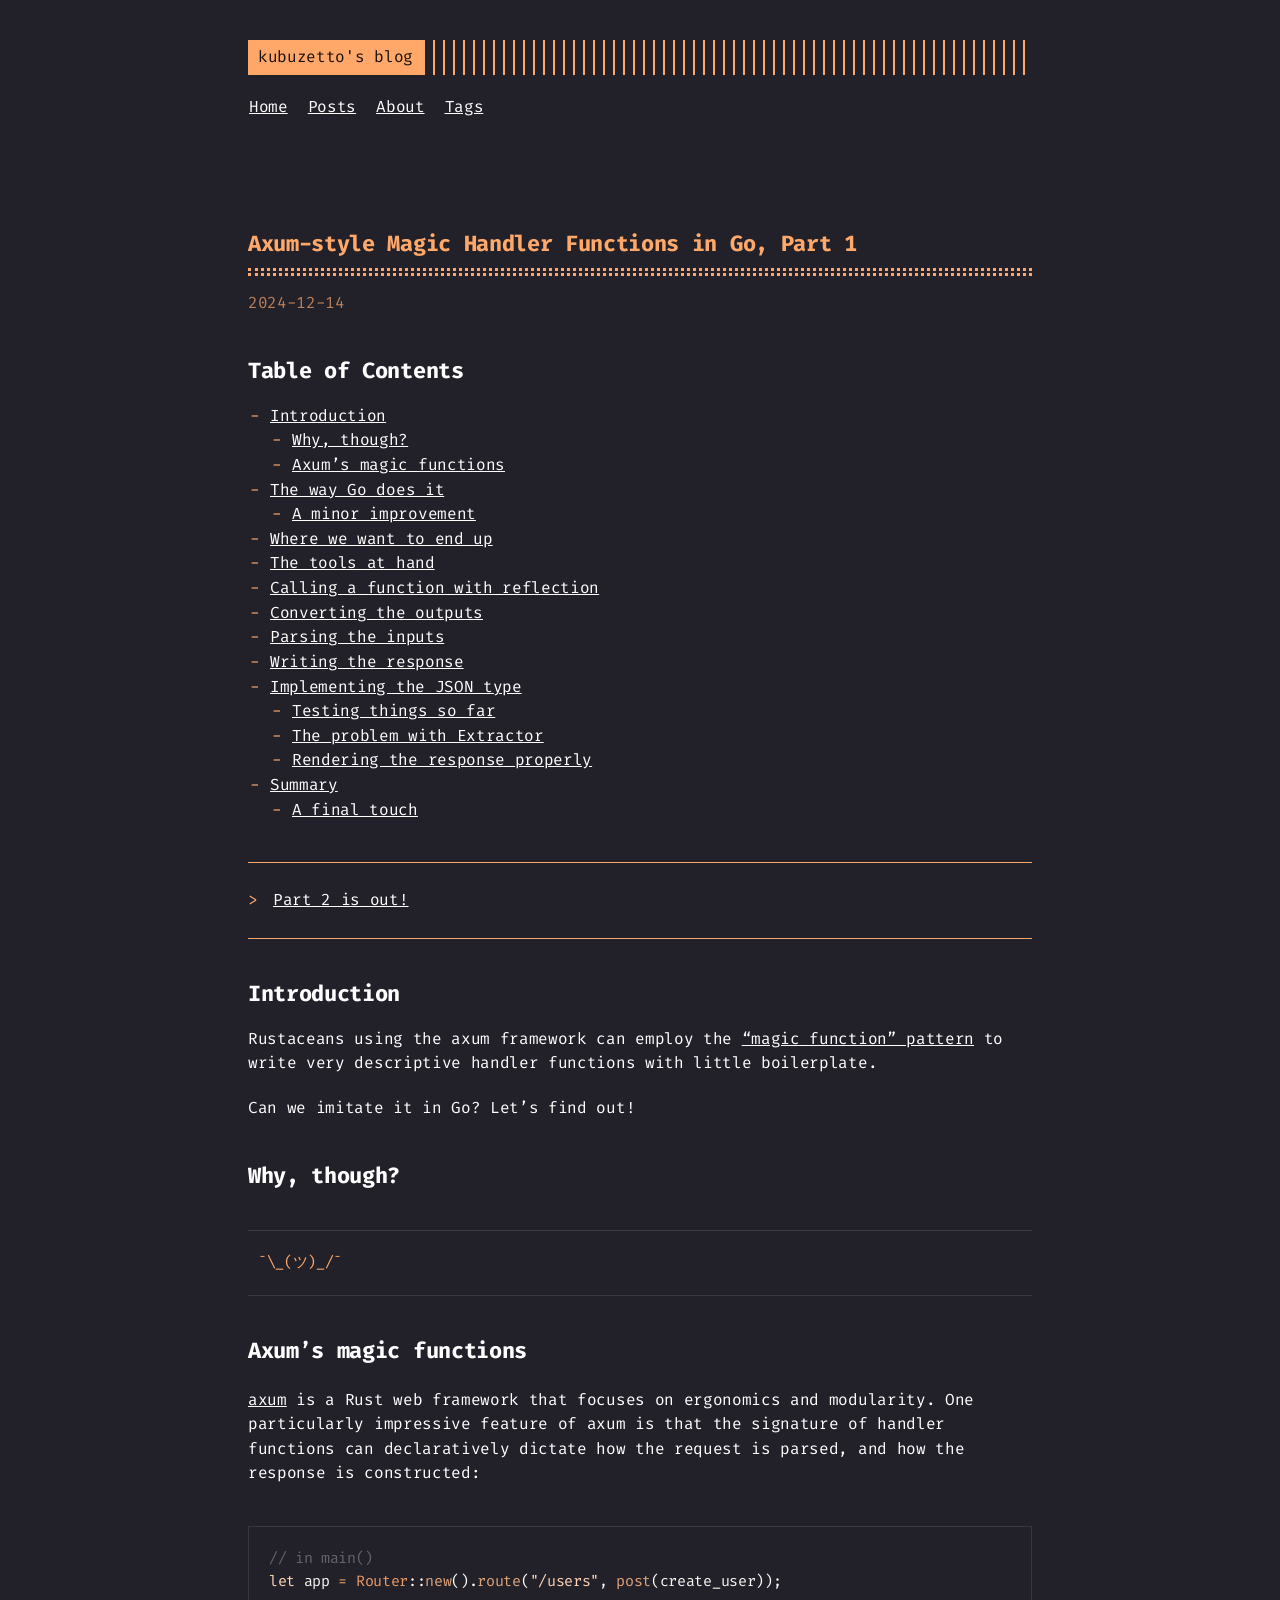
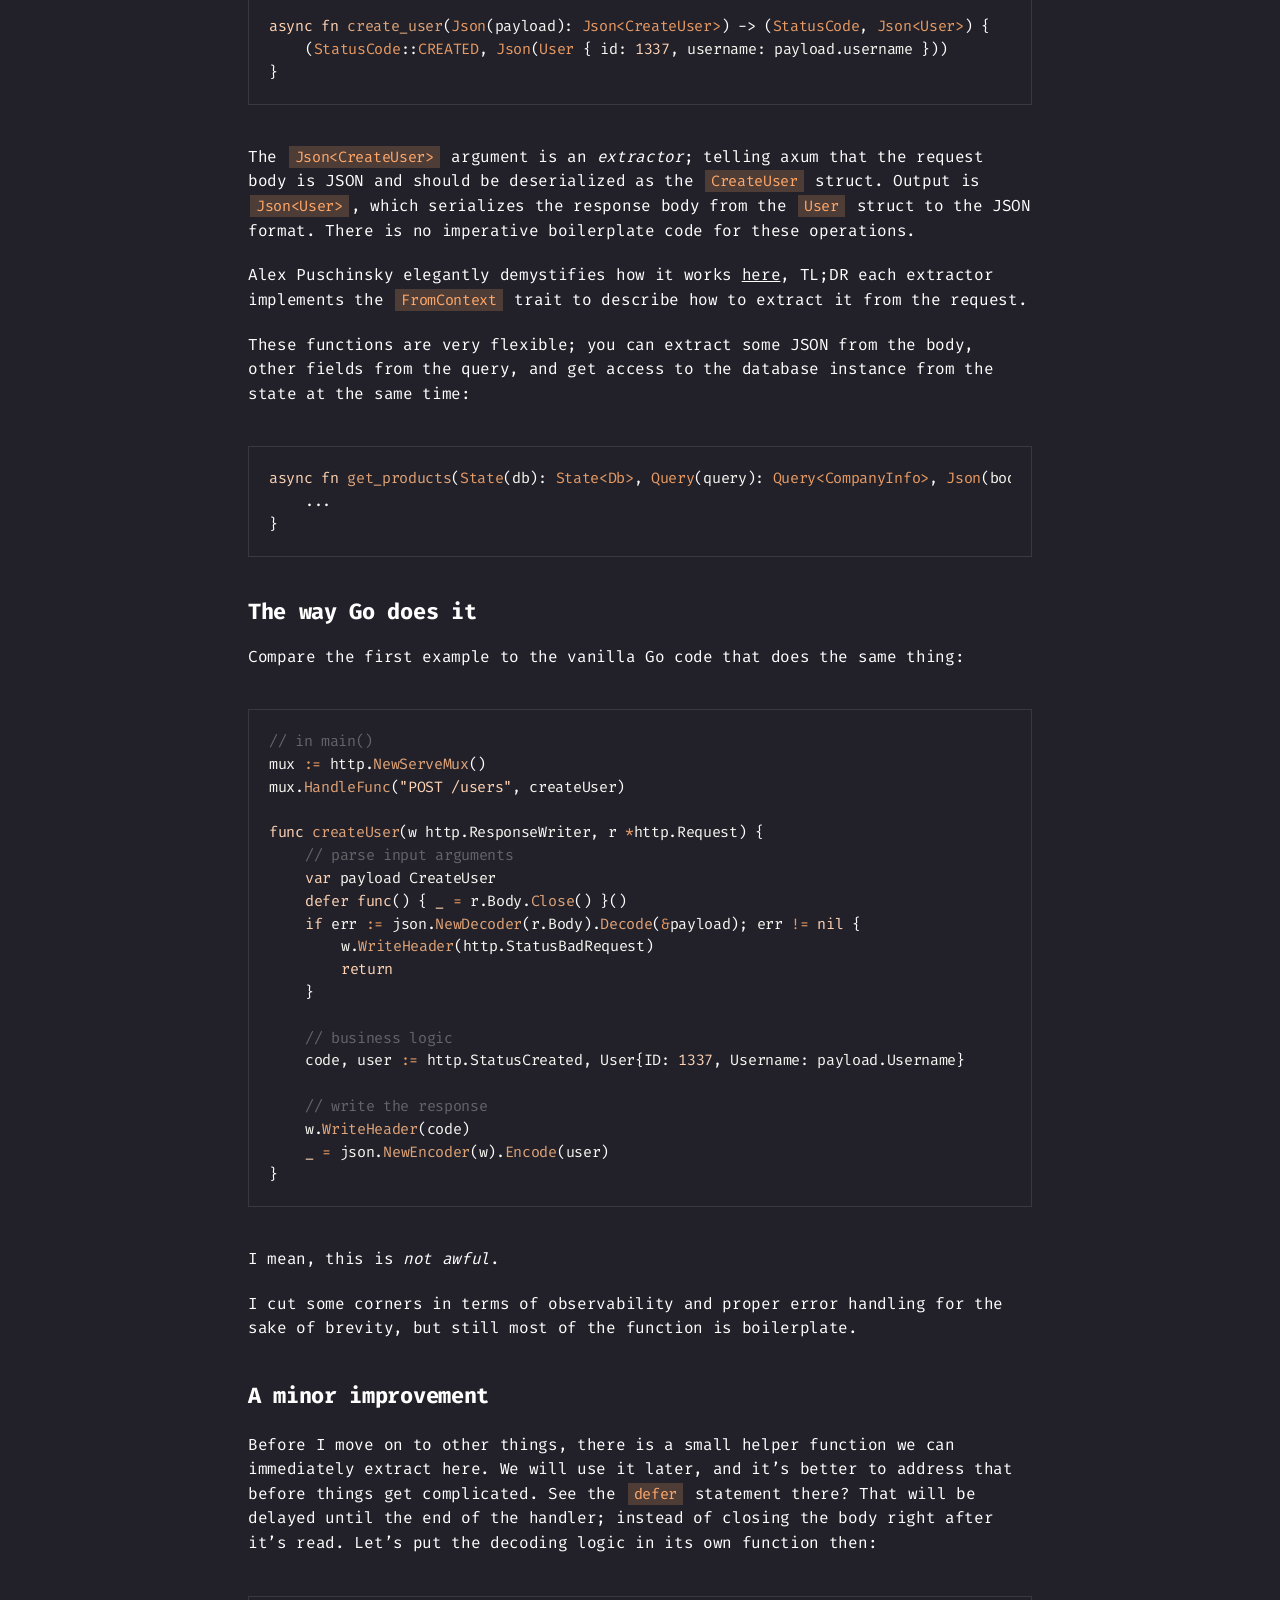
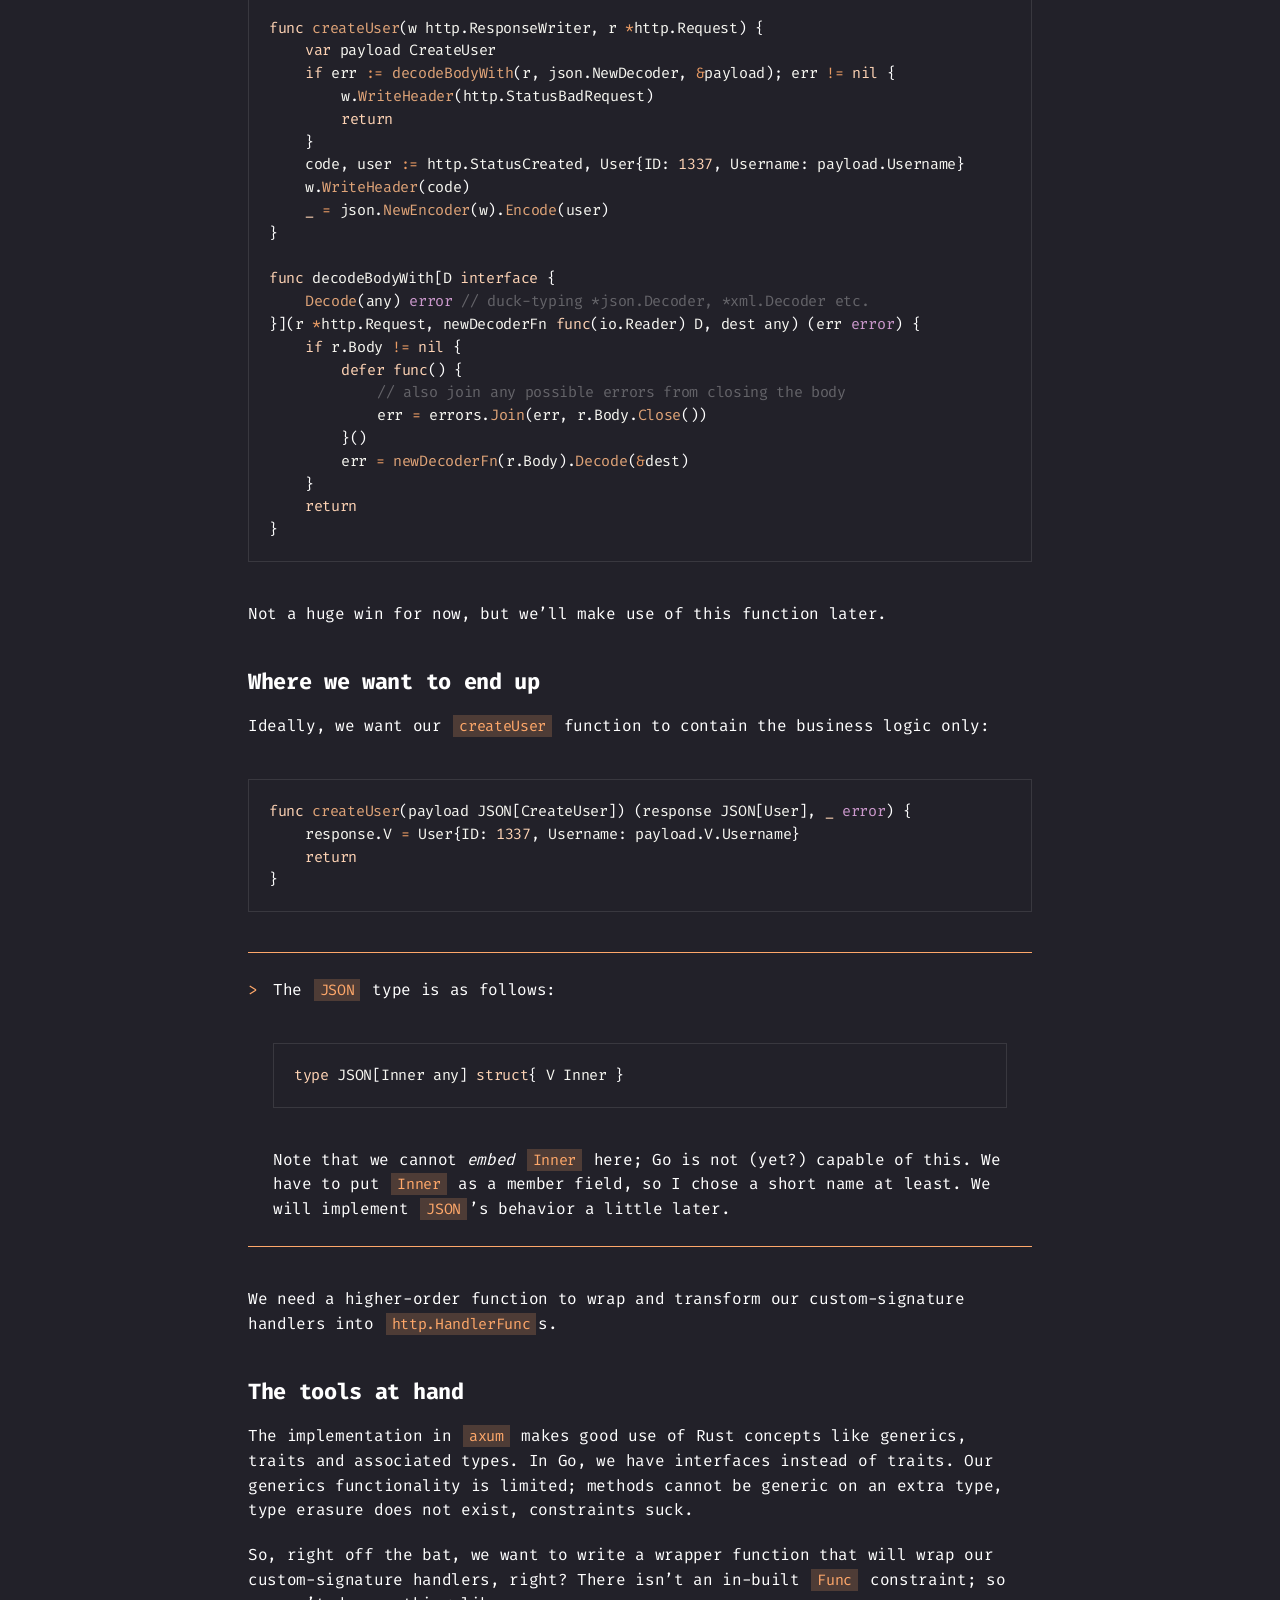
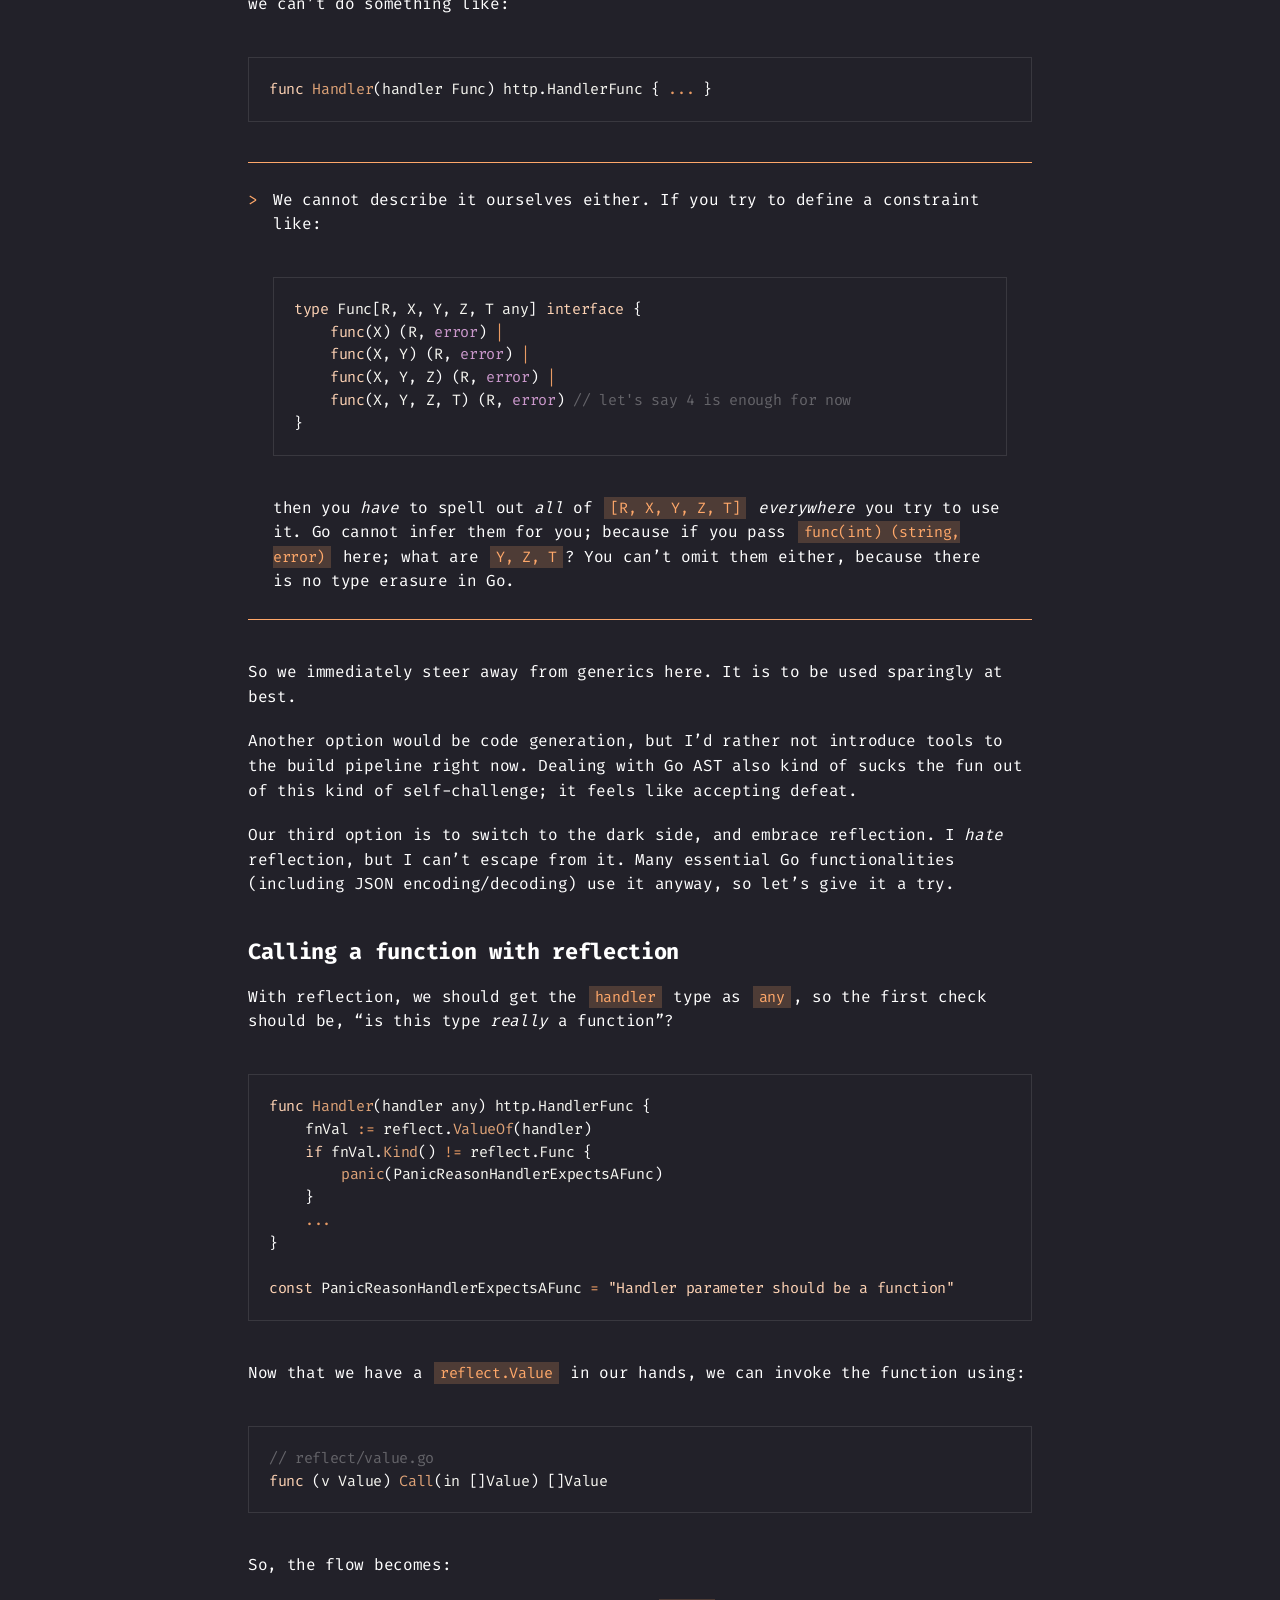
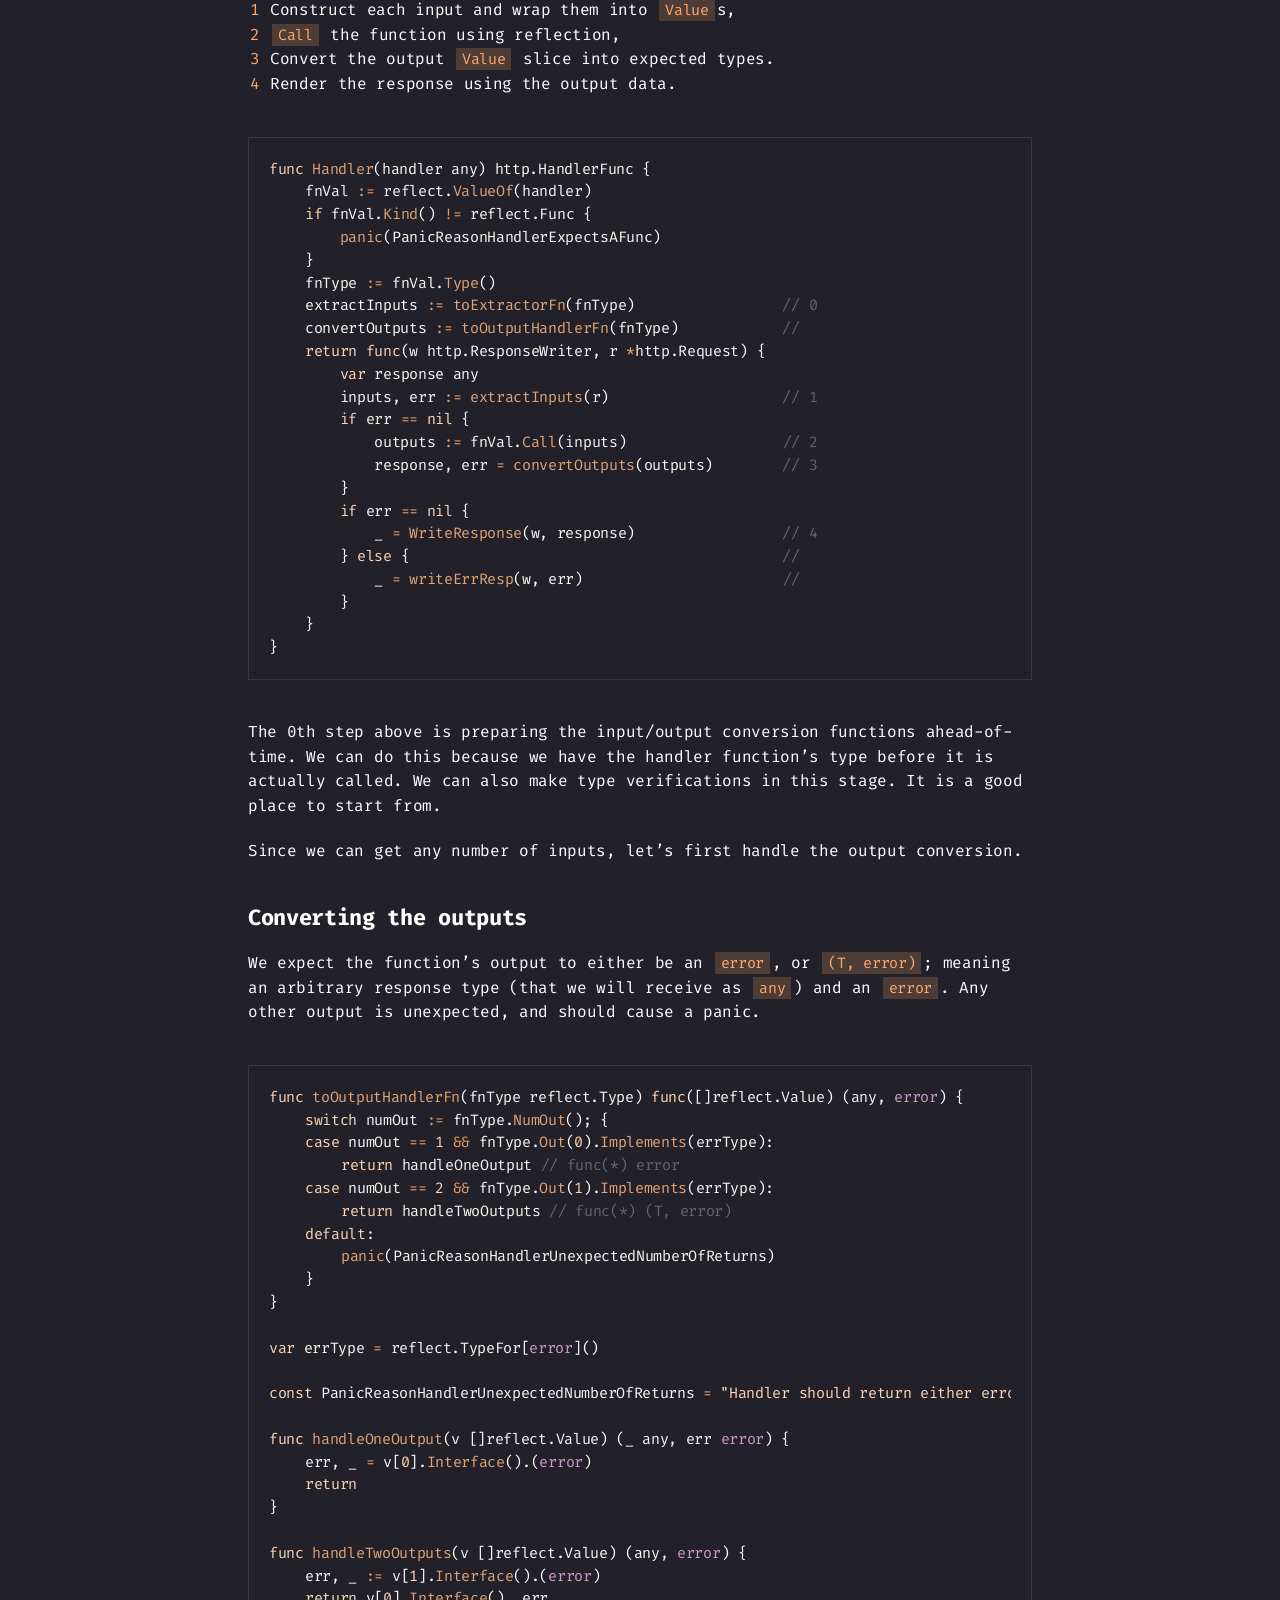
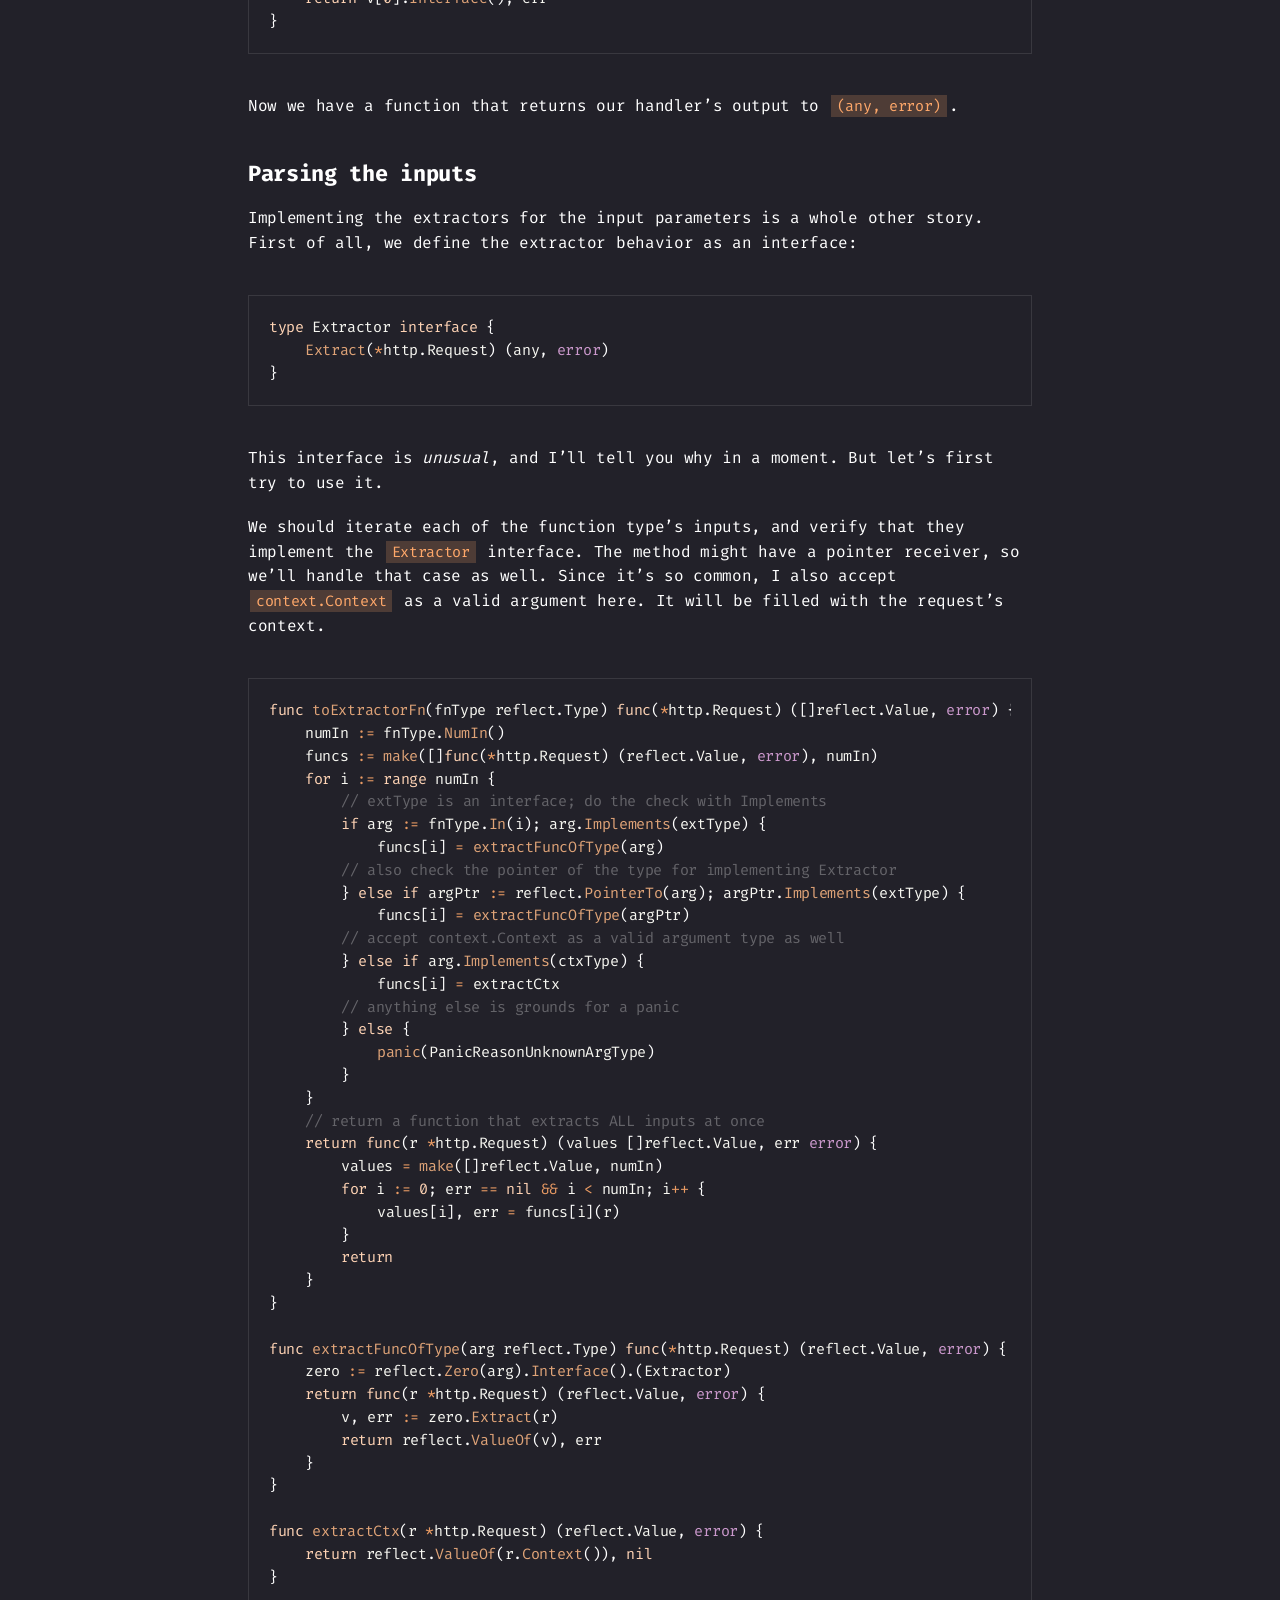
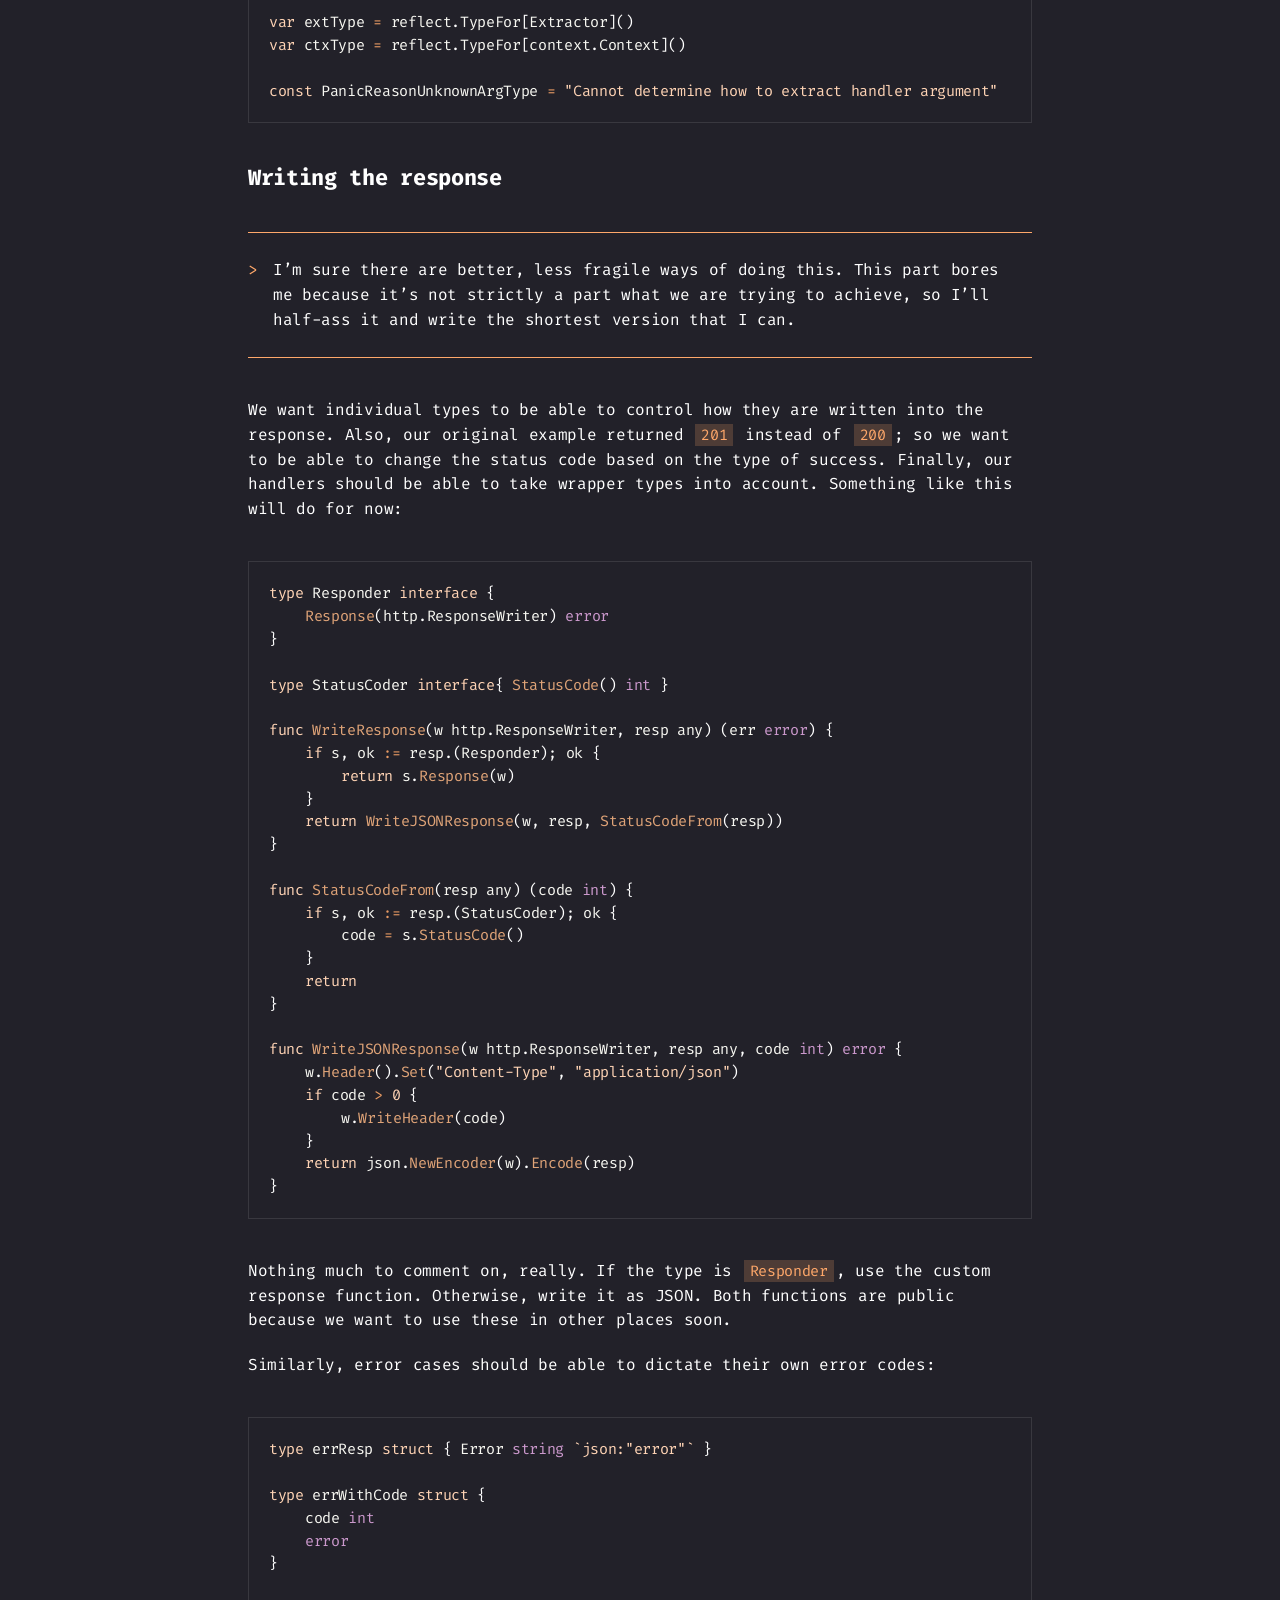
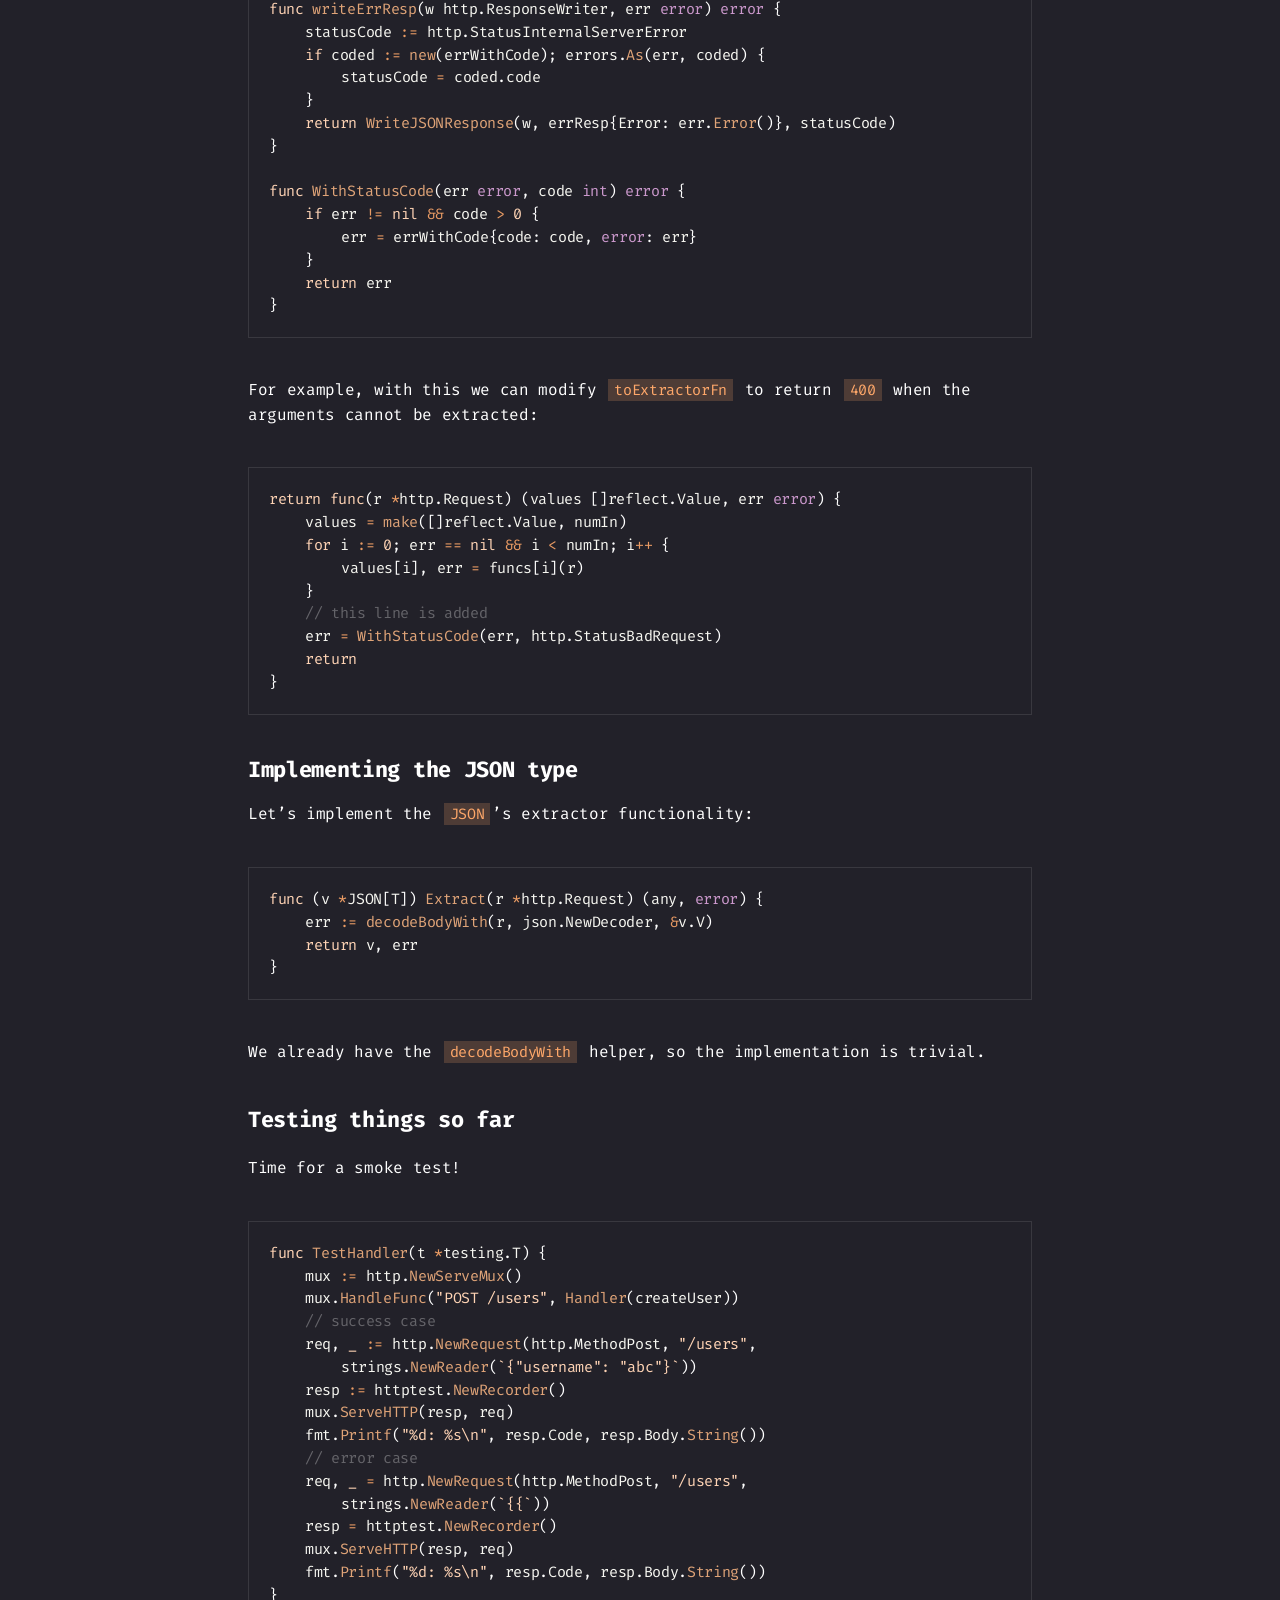
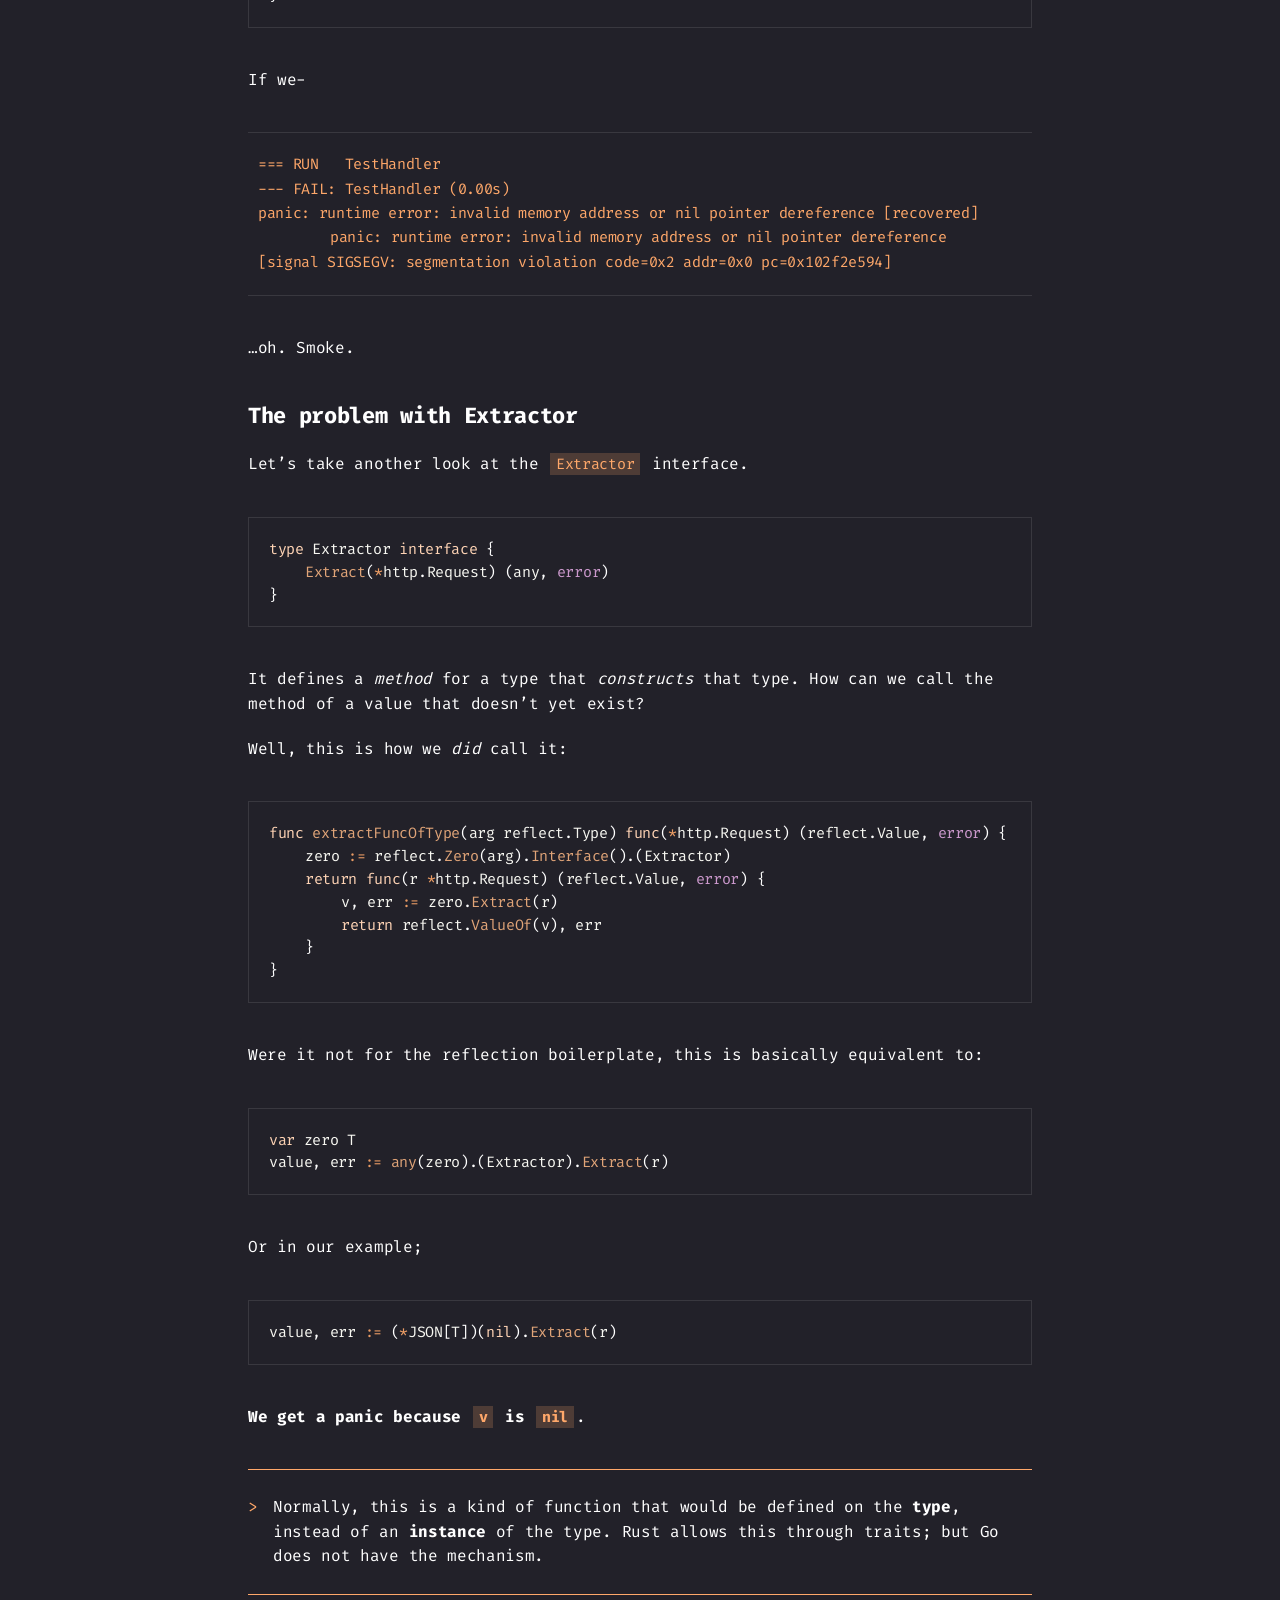
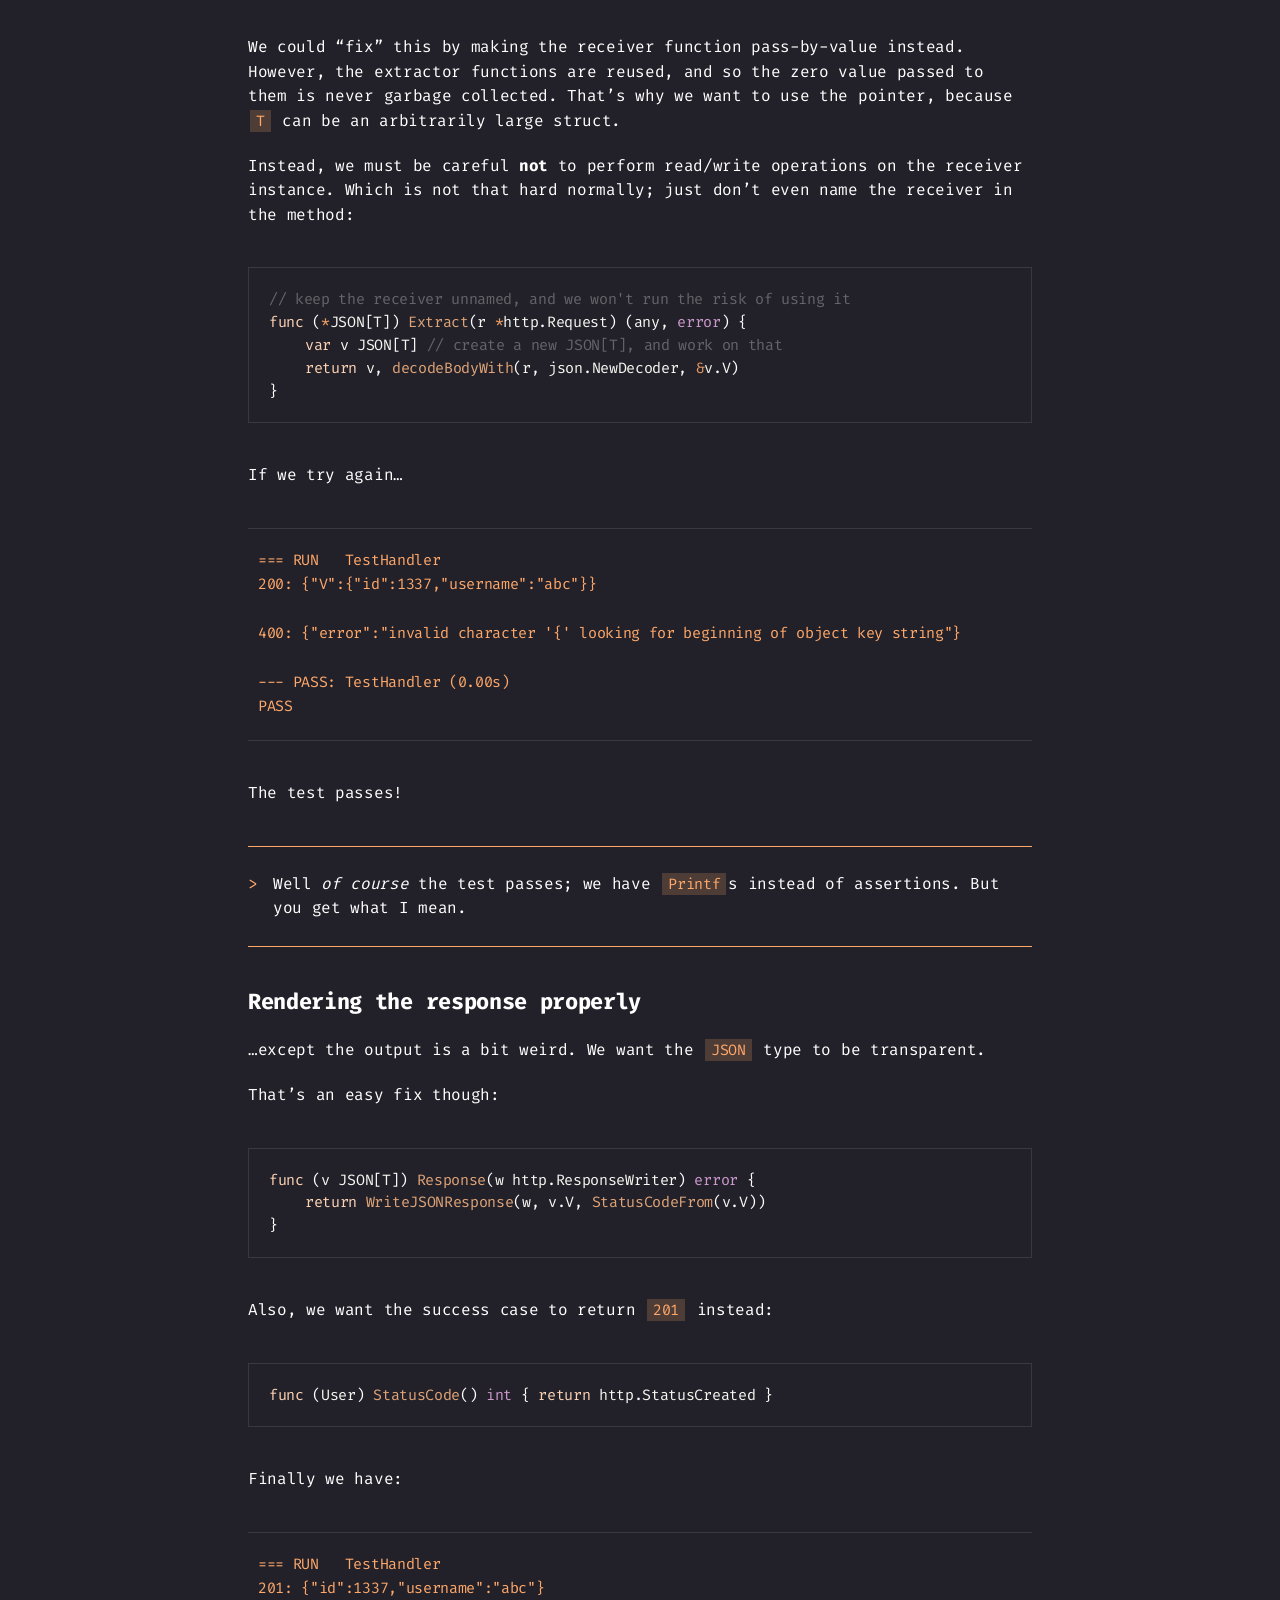
<file: posts/go-axum-handlers/index.html>
<!doctype html><html lang=en><head><title>Axum-style Magic Handler Functions in Go, Part 1 :: kubuzetto's blog</title>
<meta charset=utf-8><meta name=viewport content="width=device-width,initial-scale=1"><meta name=description content='Rustaceans using the axum framework can employ the "magic function" pattern to write
very descriptive handler functions with little boilerplate. Can we imitate it in Go? Let&#39;s find out!'><meta name=keywords content="axum,go,http"><meta name=robots content="noodp"><link rel=canonical href=/posts/go-axum-handlers/><link rel=stylesheet href=/styles.css><link rel="shortcut icon" href=/img/theme-colors/orange.png><link rel=apple-touch-icon href=/img/theme-colors/orange.png><meta name=twitter:card content="summary"><meta property="og:locale" content="en"><meta property="og:type" content="article"><meta property="og:title" content="Axum-style Magic Handler Functions in Go, Part 1"><meta property="og:description" content='Rustaceans using the axum framework can employ the "magic function" pattern to write
very descriptive handler functions with little boilerplate. Can we imitate it in Go? Let&#39;s find out!'><meta property="og:url" content="/posts/go-axum-handlers/"><meta property="og:site_name" content="kubuzetto's blog"><meta property="og:image" content="/img/favicon/orange.png"><meta property="og:image:width" content="1200"><meta property="og:image:height" content="627"><meta property="article:published_time" content="2024-12-14 15:30:22 +0300 +0300"></head><body class=orange><div class="container center headings--one-size"><header class=header><div class=header__inner><div class=header__logo><a href=/><div class=logo>kubuzetto's blog</div></a></div><ul class="menu menu--mobile"><li class=menu__trigger>Menu&nbsp;▾</li><li><ul class=menu__dropdown><li><a href=/>Home</a></li><li><a href=/posts>Posts</a></li><li><a href=/pages/about/>About</a></li><li><a href=/tags>Tags</a></li></ul></li></ul></div><nav class=navigation-menu><ul class="navigation-menu__inner menu--desktop"><li><a href=/>Home</a></li><li><a href=/posts>Posts</a></li><li><a href=/pages/about/>About</a></li><li><a href=/tags>Tags</a></li></ul></nav></header><div class=content><article class=post><h1 class=post-title><a href=/posts/go-axum-handlers/>Axum-style Magic Handler Functions in Go, Part 1</a></h1><div class=post-meta><time class=post-date>2024-12-14</time></div><div class=table-of-contents><h2>Table of Contents</h2><nav id=TableOfContents><ul><li><a href=#introduction>Introduction</a><ul><li><a href=#why-though>Why, though?</a></li><li><a href=#axums-magic-functions>Axum&rsquo;s magic functions</a></li></ul></li><li><a href=#the-way-go-does-it>The way Go does it</a><ul><li><a href=#a-minor-improvement>A minor improvement</a></li></ul></li><li><a href=#where-we-want-to-end-up>Where we want to end up</a></li><li><a href=#the-tools-at-hand>The tools at hand</a></li><li><a href=#calling-a-function-with-reflection>Calling a function with reflection</a></li><li><a href=#converting-the-outputs>Converting the outputs</a></li><li><a href=#parsing-the-inputs>Parsing the inputs</a></li><li><a href=#writing-the-response>Writing the response</a></li><li><a href=#implementing-the-json-type>Implementing the JSON type</a><ul><li><a href=#testing-things-so-far>Testing things so far</a></li><li><a href=#the-problem-with-extractor>The problem with Extractor</a></li><li><a href=#rendering-the-response-properly>Rendering the response properly</a></li></ul></li><li><a href=#summary>Summary</a><ul><li><a href=#a-final-touch>A final touch</a></li></ul></li></ul></nav></div><div class=post-content><div><blockquote><p><a href=/posts/go-axum-handlers-pt2/>Part 2 is out!</a></p></blockquote><h2 id=introduction>Introduction<a href=#introduction class=hanchor arialabel=Anchor>&#8983;</a></h2><p>Rustaceans using the axum framework can employ the
<a href=https://github.com/alexpusch/rust-magic-patterns/tree/master/axum-style-magic-function-param>&ldquo;magic function&rdquo; pattern</a>
to write very descriptive handler functions with little boilerplate.</p><p>Can we imitate it in Go? Let&rsquo;s find out!</p><h3 id=why-though>Why, though?<a href=#why-though class=hanchor arialabel=Anchor>&#8983;</a></h3><pre tabindex=0><code>¯\_(ツ)_/¯
</code></pre><h3 id=axums-magic-functions>Axum&rsquo;s magic functions<a href=#axums-magic-functions class=hanchor arialabel=Anchor>&#8983;</a></h3><p><a href=https://github.com/tokio-rs/axum>axum</a> is a Rust web framework that focuses on ergonomics and modularity.
One particularly impressive feature of axum is that the signature of handler functions can declaratively
dictate how the request is parsed, and how the response is constructed:</p><div class=highlight><pre tabindex=0 style=color:#f8f8f2;background-color:#272822;-moz-tab-size:4;-o-tab-size:4;tab-size:4><code class=language-rust data-lang=rust><span style=display:flex><span><span style=color:#75715e>// in main()
</span></span></span><span style=display:flex><span><span style=color:#75715e></span><span style=color:#66d9ef>let</span> app <span style=color:#f92672>=</span> Router::new().route(<span style=color:#e6db74>&#34;/users&#34;</span>, post(create_user));
</span></span><span style=display:flex><span>
</span></span><span style=display:flex><span><span style=color:#66d9ef>async</span> <span style=color:#66d9ef>fn</span> <span style=color:#a6e22e>create_user</span>(Json(payload): <span style=color:#a6e22e>Json</span><span style=color:#f92672>&lt;</span>CreateUser<span style=color:#f92672>&gt;</span>) -&gt; (StatusCode, Json<span style=color:#f92672>&lt;</span>User<span style=color:#f92672>&gt;</span>) {
</span></span><span style=display:flex><span>	(StatusCode::<span style=color:#66d9ef>CREATED</span>, Json(User { id: <span style=color:#ae81ff>1337</span>, username: <span style=color:#a6e22e>payload</span>.username }))
</span></span><span style=display:flex><span>}
</span></span></code></pre></div><p>The <code>Json&lt;CreateUser></code> argument is an <em>extractor</em>; telling axum that the request body is JSON
and should be deserialized as the <code>CreateUser</code> struct. Output is <code>Json&lt;User></code>, which serializes
the response body from the <code>User</code> struct to the JSON format. There is no imperative boilerplate
code for these operations.</p><p>Alex Puschinsky elegantly demystifies how it works
<a href=https://github.com/alexpusch/rust-magic-patterns/tree/master/axum-style-magic-function-param>here</a>,
TL;DR each extractor implements the <code>FromContext</code> trait to describe how to extract it from the request.</p><p>These functions are very flexible; you can extract some JSON from the body, other fields from the query,
and get access to the database instance from the state at the same time:</p><div class=highlight><pre tabindex=0 style=color:#f8f8f2;background-color:#272822;-moz-tab-size:4;-o-tab-size:4;tab-size:4><code class=language-rust data-lang=rust><span style=display:flex><span><span style=color:#66d9ef>async</span> <span style=color:#66d9ef>fn</span> <span style=color:#a6e22e>get_products</span>(State(db): <span style=color:#a6e22e>State</span><span style=color:#f92672>&lt;</span>Db<span style=color:#f92672>&gt;</span>, Query(query): <span style=color:#a6e22e>Query</span><span style=color:#f92672>&lt;</span>CompanyInfo<span style=color:#f92672>&gt;</span>, Json(body): <span style=color:#a6e22e>Json</span><span style=color:#f92672>&lt;</span>ProductFilters<span style=color:#f92672>&gt;</span>) -&gt; String {
</span></span><span style=display:flex><span>	<span style=color:#f92672>..</span>.
</span></span><span style=display:flex><span>}
</span></span></code></pre></div><h2 id=the-way-go-does-it>The way Go does it<a href=#the-way-go-does-it class=hanchor arialabel=Anchor>&#8983;</a></h2><p>Compare the first example to the vanilla Go code that does the same thing:</p><div class=highlight><pre tabindex=0 style=color:#f8f8f2;background-color:#272822;-moz-tab-size:4;-o-tab-size:4;tab-size:4><code class=language-go data-lang=go><span style=display:flex><span><span style=color:#75715e>// in main()
</span></span></span><span style=display:flex><span><span style=color:#75715e></span><span style=color:#a6e22e>mux</span> <span style=color:#f92672>:=</span> <span style=color:#a6e22e>http</span>.<span style=color:#a6e22e>NewServeMux</span>()
</span></span><span style=display:flex><span><span style=color:#a6e22e>mux</span>.<span style=color:#a6e22e>HandleFunc</span>(<span style=color:#e6db74>&#34;POST /users&#34;</span>, <span style=color:#a6e22e>createUser</span>)
</span></span><span style=display:flex><span>
</span></span><span style=display:flex><span><span style=color:#66d9ef>func</span> <span style=color:#a6e22e>createUser</span>(<span style=color:#a6e22e>w</span> <span style=color:#a6e22e>http</span>.<span style=color:#a6e22e>ResponseWriter</span>, <span style=color:#a6e22e>r</span> <span style=color:#f92672>*</span><span style=color:#a6e22e>http</span>.<span style=color:#a6e22e>Request</span>) {
</span></span><span style=display:flex><span>	<span style=color:#75715e>// parse input arguments
</span></span></span><span style=display:flex><span><span style=color:#75715e></span>	<span style=color:#66d9ef>var</span> <span style=color:#a6e22e>payload</span> <span style=color:#a6e22e>CreateUser</span>
</span></span><span style=display:flex><span>	<span style=color:#66d9ef>defer</span> <span style=color:#66d9ef>func</span>() { <span style=color:#a6e22e>_</span> = <span style=color:#a6e22e>r</span>.<span style=color:#a6e22e>Body</span>.<span style=color:#a6e22e>Close</span>() }()
</span></span><span style=display:flex><span>	<span style=color:#66d9ef>if</span> <span style=color:#a6e22e>err</span> <span style=color:#f92672>:=</span> <span style=color:#a6e22e>json</span>.<span style=color:#a6e22e>NewDecoder</span>(<span style=color:#a6e22e>r</span>.<span style=color:#a6e22e>Body</span>).<span style=color:#a6e22e>Decode</span>(<span style=color:#f92672>&amp;</span><span style=color:#a6e22e>payload</span>); <span style=color:#a6e22e>err</span> <span style=color:#f92672>!=</span> <span style=color:#66d9ef>nil</span> {
</span></span><span style=display:flex><span>		<span style=color:#a6e22e>w</span>.<span style=color:#a6e22e>WriteHeader</span>(<span style=color:#a6e22e>http</span>.<span style=color:#a6e22e>StatusBadRequest</span>)
</span></span><span style=display:flex><span>		<span style=color:#66d9ef>return</span>
</span></span><span style=display:flex><span>	}
</span></span><span style=display:flex><span>
</span></span><span style=display:flex><span>	<span style=color:#75715e>// business logic
</span></span></span><span style=display:flex><span><span style=color:#75715e></span>	<span style=color:#a6e22e>code</span>, <span style=color:#a6e22e>user</span> <span style=color:#f92672>:=</span> <span style=color:#a6e22e>http</span>.<span style=color:#a6e22e>StatusCreated</span>, <span style=color:#a6e22e>User</span>{<span style=color:#a6e22e>ID</span>: <span style=color:#ae81ff>1337</span>, <span style=color:#a6e22e>Username</span>: <span style=color:#a6e22e>payload</span>.<span style=color:#a6e22e>Username</span>}
</span></span><span style=display:flex><span>	
</span></span><span style=display:flex><span>	<span style=color:#75715e>// write the response
</span></span></span><span style=display:flex><span><span style=color:#75715e></span>	<span style=color:#a6e22e>w</span>.<span style=color:#a6e22e>WriteHeader</span>(<span style=color:#a6e22e>code</span>)
</span></span><span style=display:flex><span>	<span style=color:#a6e22e>_</span> = <span style=color:#a6e22e>json</span>.<span style=color:#a6e22e>NewEncoder</span>(<span style=color:#a6e22e>w</span>).<span style=color:#a6e22e>Encode</span>(<span style=color:#a6e22e>user</span>)
</span></span><span style=display:flex><span>}
</span></span></code></pre></div><p>I mean, this is <em>not awful</em>.</p><p>I cut some corners in terms of observability and proper error handling for the
sake of brevity, but still most of the function is boilerplate.</p><h3 id=a-minor-improvement>A minor improvement<a href=#a-minor-improvement class=hanchor arialabel=Anchor>&#8983;</a></h3><p>Before I move on to other things, there is a small helper function we can
immediately extract here. We will use it later, and it&rsquo;s better to address that
before things get complicated. See the <code>defer</code> statement there? That will be delayed
until the end of the handler; instead of closing the body right after it&rsquo;s read.
Let&rsquo;s put the decoding logic in its own function then:</p><div class=highlight><pre tabindex=0 style=color:#f8f8f2;background-color:#272822;-moz-tab-size:4;-o-tab-size:4;tab-size:4><code class=language-go data-lang=go><span style=display:flex><span><span style=color:#66d9ef>func</span> <span style=color:#a6e22e>createUser</span>(<span style=color:#a6e22e>w</span> <span style=color:#a6e22e>http</span>.<span style=color:#a6e22e>ResponseWriter</span>, <span style=color:#a6e22e>r</span> <span style=color:#f92672>*</span><span style=color:#a6e22e>http</span>.<span style=color:#a6e22e>Request</span>) {
</span></span><span style=display:flex><span>	<span style=color:#66d9ef>var</span> <span style=color:#a6e22e>payload</span> <span style=color:#a6e22e>CreateUser</span>
</span></span><span style=display:flex><span>	<span style=color:#66d9ef>if</span> <span style=color:#a6e22e>err</span> <span style=color:#f92672>:=</span> <span style=color:#a6e22e>decodeBodyWith</span>(<span style=color:#a6e22e>r</span>, <span style=color:#a6e22e>json</span>.<span style=color:#a6e22e>NewDecoder</span>, <span style=color:#f92672>&amp;</span><span style=color:#a6e22e>payload</span>); <span style=color:#a6e22e>err</span> <span style=color:#f92672>!=</span> <span style=color:#66d9ef>nil</span> {
</span></span><span style=display:flex><span>		<span style=color:#a6e22e>w</span>.<span style=color:#a6e22e>WriteHeader</span>(<span style=color:#a6e22e>http</span>.<span style=color:#a6e22e>StatusBadRequest</span>)
</span></span><span style=display:flex><span>		<span style=color:#66d9ef>return</span>
</span></span><span style=display:flex><span>	}
</span></span><span style=display:flex><span>	<span style=color:#a6e22e>code</span>, <span style=color:#a6e22e>user</span> <span style=color:#f92672>:=</span> <span style=color:#a6e22e>http</span>.<span style=color:#a6e22e>StatusCreated</span>, <span style=color:#a6e22e>User</span>{<span style=color:#a6e22e>ID</span>: <span style=color:#ae81ff>1337</span>, <span style=color:#a6e22e>Username</span>: <span style=color:#a6e22e>payload</span>.<span style=color:#a6e22e>Username</span>}
</span></span><span style=display:flex><span>	<span style=color:#a6e22e>w</span>.<span style=color:#a6e22e>WriteHeader</span>(<span style=color:#a6e22e>code</span>)
</span></span><span style=display:flex><span>	<span style=color:#a6e22e>_</span> = <span style=color:#a6e22e>json</span>.<span style=color:#a6e22e>NewEncoder</span>(<span style=color:#a6e22e>w</span>).<span style=color:#a6e22e>Encode</span>(<span style=color:#a6e22e>user</span>)
</span></span><span style=display:flex><span>}
</span></span><span style=display:flex><span>
</span></span><span style=display:flex><span><span style=color:#66d9ef>func</span> <span style=color:#a6e22e>decodeBodyWith</span>[<span style=color:#a6e22e>D</span> <span style=color:#66d9ef>interface</span> {
</span></span><span style=display:flex><span>	<span style=color:#a6e22e>Decode</span>(<span style=color:#a6e22e>any</span>) <span style=color:#66d9ef>error</span> <span style=color:#75715e>// duck-typing *json.Decoder, *xml.Decoder etc.
</span></span></span><span style=display:flex><span><span style=color:#75715e></span>}](<span style=color:#a6e22e>r</span> <span style=color:#f92672>*</span><span style=color:#a6e22e>http</span>.<span style=color:#a6e22e>Request</span>, <span style=color:#a6e22e>newDecoderFn</span> <span style=color:#66d9ef>func</span>(<span style=color:#a6e22e>io</span>.<span style=color:#a6e22e>Reader</span>) <span style=color:#a6e22e>D</span>, <span style=color:#a6e22e>dest</span> <span style=color:#a6e22e>any</span>) (<span style=color:#a6e22e>err</span> <span style=color:#66d9ef>error</span>) {
</span></span><span style=display:flex><span>	<span style=color:#66d9ef>if</span> <span style=color:#a6e22e>r</span>.<span style=color:#a6e22e>Body</span> <span style=color:#f92672>!=</span> <span style=color:#66d9ef>nil</span> {
</span></span><span style=display:flex><span>		<span style=color:#66d9ef>defer</span> <span style=color:#66d9ef>func</span>() {
</span></span><span style=display:flex><span>			<span style=color:#75715e>// also join any possible errors from closing the body
</span></span></span><span style=display:flex><span><span style=color:#75715e></span>			<span style=color:#a6e22e>err</span> = <span style=color:#a6e22e>errors</span>.<span style=color:#a6e22e>Join</span>(<span style=color:#a6e22e>err</span>, <span style=color:#a6e22e>r</span>.<span style=color:#a6e22e>Body</span>.<span style=color:#a6e22e>Close</span>())
</span></span><span style=display:flex><span>		}()
</span></span><span style=display:flex><span>		<span style=color:#a6e22e>err</span> = <span style=color:#a6e22e>newDecoderFn</span>(<span style=color:#a6e22e>r</span>.<span style=color:#a6e22e>Body</span>).<span style=color:#a6e22e>Decode</span>(<span style=color:#f92672>&amp;</span><span style=color:#a6e22e>dest</span>)
</span></span><span style=display:flex><span>	}
</span></span><span style=display:flex><span>	<span style=color:#66d9ef>return</span>
</span></span><span style=display:flex><span>}
</span></span></code></pre></div><p>Not a huge win for now, but we&rsquo;ll make use of this function later.</p><h2 id=where-we-want-to-end-up>Where we want to end up<a href=#where-we-want-to-end-up class=hanchor arialabel=Anchor>&#8983;</a></h2><p>Ideally, we want our <code>createUser</code> function to contain the business logic only:</p><div class=highlight><pre tabindex=0 style=color:#f8f8f2;background-color:#272822;-moz-tab-size:4;-o-tab-size:4;tab-size:4><code class=language-go data-lang=go><span style=display:flex><span><span style=color:#66d9ef>func</span> <span style=color:#a6e22e>createUser</span>(<span style=color:#a6e22e>payload</span> <span style=color:#a6e22e>JSON</span>[<span style=color:#a6e22e>CreateUser</span>]) (<span style=color:#a6e22e>response</span> <span style=color:#a6e22e>JSON</span>[<span style=color:#a6e22e>User</span>], <span style=color:#a6e22e>_</span> <span style=color:#66d9ef>error</span>) {
</span></span><span style=display:flex><span>	<span style=color:#a6e22e>response</span>.<span style=color:#a6e22e>V</span> = <span style=color:#a6e22e>User</span>{<span style=color:#a6e22e>ID</span>: <span style=color:#ae81ff>1337</span>, <span style=color:#a6e22e>Username</span>: <span style=color:#a6e22e>payload</span>.<span style=color:#a6e22e>V</span>.<span style=color:#a6e22e>Username</span>}
</span></span><span style=display:flex><span>	<span style=color:#66d9ef>return</span>
</span></span><span style=display:flex><span>}
</span></span></code></pre></div><blockquote><p>The <code>JSON</code> type is as follows:</p><div class=highlight><pre tabindex=0 style=color:#f8f8f2;background-color:#272822;-moz-tab-size:4;-o-tab-size:4;tab-size:4><code class=language-go data-lang=go><span style=display:flex><span><span style=color:#66d9ef>type</span> <span style=color:#a6e22e>JSON</span>[<span style=color:#a6e22e>Inner</span> <span style=color:#a6e22e>any</span>] <span style=color:#66d9ef>struct</span>{ <span style=color:#a6e22e>V</span> <span style=color:#a6e22e>Inner</span> }
</span></span></code></pre></div><p>Note that we cannot <em>embed</em> <code>Inner</code> here; Go is not (yet?) capable of this.
We have to put <code>Inner</code> as a member field, so I chose a short name at least.
We will implement <code>JSON</code>&rsquo;s behavior a little later.</p></blockquote><p>We need a higher-order function to wrap and transform our custom-signature handlers into <code>http.HandlerFunc</code>s.</p><h2 id=the-tools-at-hand>The tools at hand<a href=#the-tools-at-hand class=hanchor arialabel=Anchor>&#8983;</a></h2><p>The implementation in <code>axum</code> makes good use of Rust concepts like generics,
traits and associated types. In Go, we have interfaces instead of traits.
Our generics functionality is limited; methods cannot be generic on an extra
type, type erasure does not exist, constraints suck.</p><p>So, right off the bat, we want to write a wrapper function that will wrap our custom-signature
handlers, right? There isn&rsquo;t an in-built <code>Func</code> constraint; so we can&rsquo;t do something like:</p><div class=highlight><pre tabindex=0 style=color:#f8f8f2;background-color:#272822;-moz-tab-size:4;-o-tab-size:4;tab-size:4><code class=language-go data-lang=go><span style=display:flex><span><span style=color:#66d9ef>func</span> <span style=color:#a6e22e>Handler</span>(<span style=color:#a6e22e>handler</span> <span style=color:#a6e22e>Func</span>) <span style=color:#a6e22e>http</span>.<span style=color:#a6e22e>HandlerFunc</span> { <span style=color:#f92672>...</span> }
</span></span></code></pre></div><blockquote><p>We cannot describe it ourselves either. If you try to define a constraint like:</p><div class=highlight><pre tabindex=0 style=color:#f8f8f2;background-color:#272822;-moz-tab-size:4;-o-tab-size:4;tab-size:4><code class=language-go data-lang=go><span style=display:flex><span><span style=color:#66d9ef>type</span> <span style=color:#a6e22e>Func</span>[<span style=color:#a6e22e>R</span>, <span style=color:#a6e22e>X</span>, <span style=color:#a6e22e>Y</span>, <span style=color:#a6e22e>Z</span>, <span style=color:#a6e22e>T</span> <span style=color:#a6e22e>any</span>] <span style=color:#66d9ef>interface</span> {
</span></span><span style=display:flex><span>	<span style=color:#66d9ef>func</span>(<span style=color:#a6e22e>X</span>) (<span style=color:#a6e22e>R</span>, <span style=color:#66d9ef>error</span>) |
</span></span><span style=display:flex><span>	<span style=color:#66d9ef>func</span>(<span style=color:#a6e22e>X</span>, <span style=color:#a6e22e>Y</span>) (<span style=color:#a6e22e>R</span>, <span style=color:#66d9ef>error</span>) |
</span></span><span style=display:flex><span>	<span style=color:#66d9ef>func</span>(<span style=color:#a6e22e>X</span>, <span style=color:#a6e22e>Y</span>, <span style=color:#a6e22e>Z</span>) (<span style=color:#a6e22e>R</span>, <span style=color:#66d9ef>error</span>) |
</span></span><span style=display:flex><span>	<span style=color:#66d9ef>func</span>(<span style=color:#a6e22e>X</span>, <span style=color:#a6e22e>Y</span>, <span style=color:#a6e22e>Z</span>, <span style=color:#a6e22e>T</span>) (<span style=color:#a6e22e>R</span>, <span style=color:#66d9ef>error</span>) <span style=color:#75715e>// let&#39;s say 4 is enough for now
</span></span></span><span style=display:flex><span><span style=color:#75715e></span>}
</span></span></code></pre></div><p>then you <em>have</em> to spell out <em>all</em> of <code>[R, X, Y, Z, T]</code> <em>everywhere</em> you try to use it.
Go cannot infer them for you; because if you pass <code>func(int) (string, error)</code> here; what are <code>Y, Z, T</code>?
You can&rsquo;t omit them either, because there is no type erasure in Go.</p></blockquote><p>So we immediately steer away from generics here. It is to be used sparingly at best.</p><p>Another option would be code generation, but I&rsquo;d rather not introduce tools to the build pipeline right now.
Dealing with Go AST also kind of sucks the fun out of this kind of self-challenge; it feels like accepting defeat.</p><p>Our third option is to switch to the dark side, and embrace reflection. I <em>hate</em> reflection, but I can&rsquo;t escape from it.
Many essential Go functionalities (including JSON encoding/decoding) use it anyway, so let&rsquo;s give it a try.</p><h2 id=calling-a-function-with-reflection>Calling a function with reflection<a href=#calling-a-function-with-reflection class=hanchor arialabel=Anchor>&#8983;</a></h2><p>With reflection, we should get the <code>handler</code> type as <code>any</code>, so the first check should be,
&ldquo;is this type <em>really</em> a function&rdquo;?</p><div class=highlight><pre tabindex=0 style=color:#f8f8f2;background-color:#272822;-moz-tab-size:4;-o-tab-size:4;tab-size:4><code class=language-go data-lang=go><span style=display:flex><span><span style=color:#66d9ef>func</span> <span style=color:#a6e22e>Handler</span>(<span style=color:#a6e22e>handler</span> <span style=color:#a6e22e>any</span>) <span style=color:#a6e22e>http</span>.<span style=color:#a6e22e>HandlerFunc</span> {
</span></span><span style=display:flex><span>	<span style=color:#a6e22e>fnVal</span> <span style=color:#f92672>:=</span> <span style=color:#a6e22e>reflect</span>.<span style=color:#a6e22e>ValueOf</span>(<span style=color:#a6e22e>handler</span>)
</span></span><span style=display:flex><span>	<span style=color:#66d9ef>if</span> <span style=color:#a6e22e>fnVal</span>.<span style=color:#a6e22e>Kind</span>() <span style=color:#f92672>!=</span> <span style=color:#a6e22e>reflect</span>.<span style=color:#a6e22e>Func</span> {
</span></span><span style=display:flex><span>		panic(<span style=color:#a6e22e>PanicReasonHandlerExpectsAFunc</span>)
</span></span><span style=display:flex><span>	}
</span></span><span style=display:flex><span>	<span style=color:#f92672>...</span>
</span></span><span style=display:flex><span>}
</span></span><span style=display:flex><span>
</span></span><span style=display:flex><span><span style=color:#66d9ef>const</span> <span style=color:#a6e22e>PanicReasonHandlerExpectsAFunc</span> = <span style=color:#e6db74>&#34;Handler parameter should be a function&#34;</span>
</span></span></code></pre></div><p>Now that we have a <code>reflect.Value</code> in our hands, we can invoke the function using:</p><div class=highlight><pre tabindex=0 style=color:#f8f8f2;background-color:#272822;-moz-tab-size:4;-o-tab-size:4;tab-size:4><code class=language-go data-lang=go><span style=display:flex><span><span style=color:#75715e>// reflect/value.go
</span></span></span><span style=display:flex><span><span style=color:#75715e></span><span style=color:#66d9ef>func</span> (<span style=color:#a6e22e>v</span> <span style=color:#a6e22e>Value</span>) <span style=color:#a6e22e>Call</span>(<span style=color:#a6e22e>in</span> []<span style=color:#a6e22e>Value</span>) []<span style=color:#a6e22e>Value</span>
</span></span></code></pre></div><p>So, the flow becomes:</p><ol><li>Construct each input and wrap them into <code>Value</code>s,</li><li><code>Call</code> the function using reflection,</li><li>Convert the output <code>Value</code> slice into expected types.</li><li>Render the response using the output data.</li></ol><div class=highlight><pre tabindex=0 style=color:#f8f8f2;background-color:#272822;-moz-tab-size:4;-o-tab-size:4;tab-size:4><code class=language-go data-lang=go><span style=display:flex><span><span style=color:#66d9ef>func</span> <span style=color:#a6e22e>Handler</span>(<span style=color:#a6e22e>handler</span> <span style=color:#a6e22e>any</span>) <span style=color:#a6e22e>http</span>.<span style=color:#a6e22e>HandlerFunc</span> {
</span></span><span style=display:flex><span>	<span style=color:#a6e22e>fnVal</span> <span style=color:#f92672>:=</span> <span style=color:#a6e22e>reflect</span>.<span style=color:#a6e22e>ValueOf</span>(<span style=color:#a6e22e>handler</span>)
</span></span><span style=display:flex><span>	<span style=color:#66d9ef>if</span> <span style=color:#a6e22e>fnVal</span>.<span style=color:#a6e22e>Kind</span>() <span style=color:#f92672>!=</span> <span style=color:#a6e22e>reflect</span>.<span style=color:#a6e22e>Func</span> {
</span></span><span style=display:flex><span>	    panic(<span style=color:#a6e22e>PanicReasonHandlerExpectsAFunc</span>)
</span></span><span style=display:flex><span>	}
</span></span><span style=display:flex><span>	<span style=color:#a6e22e>fnType</span> <span style=color:#f92672>:=</span> <span style=color:#a6e22e>fnVal</span>.<span style=color:#a6e22e>Type</span>()
</span></span><span style=display:flex><span>	<span style=color:#a6e22e>extractInputs</span> <span style=color:#f92672>:=</span> <span style=color:#a6e22e>toExtractorFn</span>(<span style=color:#a6e22e>fnType</span>)                 <span style=color:#75715e>// 0
</span></span></span><span style=display:flex><span><span style=color:#75715e></span>	<span style=color:#a6e22e>convertOutputs</span> <span style=color:#f92672>:=</span> <span style=color:#a6e22e>toOutputHandlerFn</span>(<span style=color:#a6e22e>fnType</span>)            <span style=color:#75715e>//
</span></span></span><span style=display:flex><span><span style=color:#75715e></span>	<span style=color:#66d9ef>return</span> <span style=color:#66d9ef>func</span>(<span style=color:#a6e22e>w</span> <span style=color:#a6e22e>http</span>.<span style=color:#a6e22e>ResponseWriter</span>, <span style=color:#a6e22e>r</span> <span style=color:#f92672>*</span><span style=color:#a6e22e>http</span>.<span style=color:#a6e22e>Request</span>) {
</span></span><span style=display:flex><span>	    <span style=color:#66d9ef>var</span> <span style=color:#a6e22e>response</span> <span style=color:#a6e22e>any</span>
</span></span><span style=display:flex><span>	    <span style=color:#a6e22e>inputs</span>, <span style=color:#a6e22e>err</span> <span style=color:#f92672>:=</span> <span style=color:#a6e22e>extractInputs</span>(<span style=color:#a6e22e>r</span>)                    <span style=color:#75715e>// 1
</span></span></span><span style=display:flex><span><span style=color:#75715e></span>	    <span style=color:#66d9ef>if</span> <span style=color:#a6e22e>err</span> <span style=color:#f92672>==</span> <span style=color:#66d9ef>nil</span> {
</span></span><span style=display:flex><span>	        <span style=color:#a6e22e>outputs</span> <span style=color:#f92672>:=</span> <span style=color:#a6e22e>fnVal</span>.<span style=color:#a6e22e>Call</span>(<span style=color:#a6e22e>inputs</span>)                  <span style=color:#75715e>// 2
</span></span></span><span style=display:flex><span><span style=color:#75715e></span>	        <span style=color:#a6e22e>response</span>, <span style=color:#a6e22e>err</span> = <span style=color:#a6e22e>convertOutputs</span>(<span style=color:#a6e22e>outputs</span>)        <span style=color:#75715e>// 3
</span></span></span><span style=display:flex><span><span style=color:#75715e></span>	    }
</span></span><span style=display:flex><span>	    <span style=color:#66d9ef>if</span> <span style=color:#a6e22e>err</span> <span style=color:#f92672>==</span> <span style=color:#66d9ef>nil</span> {
</span></span><span style=display:flex><span>	        <span style=color:#a6e22e>_</span> = <span style=color:#a6e22e>WriteResponse</span>(<span style=color:#a6e22e>w</span>, <span style=color:#a6e22e>response</span>)                 <span style=color:#75715e>// 4
</span></span></span><span style=display:flex><span><span style=color:#75715e></span>	    } <span style=color:#66d9ef>else</span> {                                           <span style=color:#75715e>//
</span></span></span><span style=display:flex><span><span style=color:#75715e></span>	        <span style=color:#a6e22e>_</span> = <span style=color:#a6e22e>writeErrResp</span>(<span style=color:#a6e22e>w</span>, <span style=color:#a6e22e>err</span>)                       <span style=color:#75715e>//
</span></span></span><span style=display:flex><span><span style=color:#75715e></span>	    }
</span></span><span style=display:flex><span>	}
</span></span><span style=display:flex><span>}
</span></span></code></pre></div><p>The 0th step above is preparing the input/output conversion functions ahead-of-time.
We can do this because we have the handler function&rsquo;s type before it is actually called.
We can also make type verifications in this stage. It is a good place to start from.</p><p>Since we can get any number of inputs, let&rsquo;s first handle the output conversion.</p><h2 id=converting-the-outputs>Converting the outputs<a href=#converting-the-outputs class=hanchor arialabel=Anchor>&#8983;</a></h2><p>We expect the function&rsquo;s output to either be an <code>error</code>, or <code>(T, error)</code>; meaning
an arbitrary response type (that we will receive as <code>any</code>) and an <code>error</code>. Any other
output is unexpected, and should cause a panic.</p><div class=highlight><pre tabindex=0 style=color:#f8f8f2;background-color:#272822;-moz-tab-size:4;-o-tab-size:4;tab-size:4><code class=language-go data-lang=go><span style=display:flex><span><span style=color:#66d9ef>func</span> <span style=color:#a6e22e>toOutputHandlerFn</span>(<span style=color:#a6e22e>fnType</span> <span style=color:#a6e22e>reflect</span>.<span style=color:#a6e22e>Type</span>) <span style=color:#66d9ef>func</span>([]<span style=color:#a6e22e>reflect</span>.<span style=color:#a6e22e>Value</span>) (<span style=color:#a6e22e>any</span>, <span style=color:#66d9ef>error</span>) {
</span></span><span style=display:flex><span>	<span style=color:#66d9ef>switch</span> <span style=color:#a6e22e>numOut</span> <span style=color:#f92672>:=</span> <span style=color:#a6e22e>fnType</span>.<span style=color:#a6e22e>NumOut</span>(); {
</span></span><span style=display:flex><span>	<span style=color:#66d9ef>case</span> <span style=color:#a6e22e>numOut</span> <span style=color:#f92672>==</span> <span style=color:#ae81ff>1</span> <span style=color:#f92672>&amp;&amp;</span> <span style=color:#a6e22e>fnType</span>.<span style=color:#a6e22e>Out</span>(<span style=color:#ae81ff>0</span>).<span style=color:#a6e22e>Implements</span>(<span style=color:#a6e22e>errType</span>):
</span></span><span style=display:flex><span>		<span style=color:#66d9ef>return</span> <span style=color:#a6e22e>handleOneOutput</span> <span style=color:#75715e>// func(*) error
</span></span></span><span style=display:flex><span><span style=color:#75715e></span>	<span style=color:#66d9ef>case</span> <span style=color:#a6e22e>numOut</span> <span style=color:#f92672>==</span> <span style=color:#ae81ff>2</span> <span style=color:#f92672>&amp;&amp;</span> <span style=color:#a6e22e>fnType</span>.<span style=color:#a6e22e>Out</span>(<span style=color:#ae81ff>1</span>).<span style=color:#a6e22e>Implements</span>(<span style=color:#a6e22e>errType</span>):
</span></span><span style=display:flex><span>		<span style=color:#66d9ef>return</span> <span style=color:#a6e22e>handleTwoOutputs</span> <span style=color:#75715e>// func(*) (T, error)
</span></span></span><span style=display:flex><span><span style=color:#75715e></span>	<span style=color:#66d9ef>default</span>:
</span></span><span style=display:flex><span>		panic(<span style=color:#a6e22e>PanicReasonHandlerUnexpectedNumberOfReturns</span>)
</span></span><span style=display:flex><span>	}
</span></span><span style=display:flex><span>}
</span></span><span style=display:flex><span>
</span></span><span style=display:flex><span><span style=color:#66d9ef>var</span> <span style=color:#a6e22e>errType</span> = <span style=color:#a6e22e>reflect</span>.<span style=color:#a6e22e>TypeFor</span>[<span style=color:#66d9ef>error</span>]()
</span></span><span style=display:flex><span>
</span></span><span style=display:flex><span><span style=color:#66d9ef>const</span> <span style=color:#a6e22e>PanicReasonHandlerUnexpectedNumberOfReturns</span> = <span style=color:#e6db74>&#34;Handler should return either error, or (T, error)&#34;</span>
</span></span><span style=display:flex><span>
</span></span><span style=display:flex><span><span style=color:#66d9ef>func</span> <span style=color:#a6e22e>handleOneOutput</span>(<span style=color:#a6e22e>v</span> []<span style=color:#a6e22e>reflect</span>.<span style=color:#a6e22e>Value</span>) (<span style=color:#a6e22e>_</span> <span style=color:#a6e22e>any</span>, <span style=color:#a6e22e>err</span> <span style=color:#66d9ef>error</span>) {
</span></span><span style=display:flex><span>	<span style=color:#a6e22e>err</span>, <span style=color:#a6e22e>_</span> = <span style=color:#a6e22e>v</span>[<span style=color:#ae81ff>0</span>].<span style=color:#a6e22e>Interface</span>().(<span style=color:#66d9ef>error</span>)
</span></span><span style=display:flex><span>	<span style=color:#66d9ef>return</span>
</span></span><span style=display:flex><span>}
</span></span><span style=display:flex><span>
</span></span><span style=display:flex><span><span style=color:#66d9ef>func</span> <span style=color:#a6e22e>handleTwoOutputs</span>(<span style=color:#a6e22e>v</span> []<span style=color:#a6e22e>reflect</span>.<span style=color:#a6e22e>Value</span>) (<span style=color:#a6e22e>any</span>, <span style=color:#66d9ef>error</span>) {
</span></span><span style=display:flex><span>	<span style=color:#a6e22e>err</span>, <span style=color:#a6e22e>_</span> <span style=color:#f92672>:=</span> <span style=color:#a6e22e>v</span>[<span style=color:#ae81ff>1</span>].<span style=color:#a6e22e>Interface</span>().(<span style=color:#66d9ef>error</span>)
</span></span><span style=display:flex><span>	<span style=color:#66d9ef>return</span> <span style=color:#a6e22e>v</span>[<span style=color:#ae81ff>0</span>].<span style=color:#a6e22e>Interface</span>(), <span style=color:#a6e22e>err</span>
</span></span><span style=display:flex><span>}
</span></span></code></pre></div><p>Now we have a function that returns our handler&rsquo;s output to <code>(any, error)</code>.</p><h2 id=parsing-the-inputs>Parsing the inputs<a href=#parsing-the-inputs class=hanchor arialabel=Anchor>&#8983;</a></h2><p>Implementing the extractors for the input parameters is a whole other story.
First of all, we define the extractor behavior as an interface:</p><div class=highlight><pre tabindex=0 style=color:#f8f8f2;background-color:#272822;-moz-tab-size:4;-o-tab-size:4;tab-size:4><code class=language-go data-lang=go><span style=display:flex><span><span style=color:#66d9ef>type</span> <span style=color:#a6e22e>Extractor</span> <span style=color:#66d9ef>interface</span> {
</span></span><span style=display:flex><span>	<span style=color:#a6e22e>Extract</span>(<span style=color:#f92672>*</span><span style=color:#a6e22e>http</span>.<span style=color:#a6e22e>Request</span>) (<span style=color:#a6e22e>any</span>, <span style=color:#66d9ef>error</span>)
</span></span><span style=display:flex><span>}
</span></span></code></pre></div><p>This interface is <em>unusual</em>, and I&rsquo;ll tell you why in a moment. But let&rsquo;s first try to use it.</p><p>We should iterate each of the function type&rsquo;s inputs, and verify that they implement the <code>Extractor</code> interface.
The method might have a pointer receiver, so we&rsquo;ll handle that case as well.
Since it&rsquo;s so common, I also accept <code>context.Context</code> as a valid argument here. It will be
filled with the request&rsquo;s context.</p><div class=highlight><pre tabindex=0 style=color:#f8f8f2;background-color:#272822;-moz-tab-size:4;-o-tab-size:4;tab-size:4><code class=language-go data-lang=go><span style=display:flex><span><span style=color:#66d9ef>func</span> <span style=color:#a6e22e>toExtractorFn</span>(<span style=color:#a6e22e>fnType</span> <span style=color:#a6e22e>reflect</span>.<span style=color:#a6e22e>Type</span>) <span style=color:#66d9ef>func</span>(<span style=color:#f92672>*</span><span style=color:#a6e22e>http</span>.<span style=color:#a6e22e>Request</span>) ([]<span style=color:#a6e22e>reflect</span>.<span style=color:#a6e22e>Value</span>, <span style=color:#66d9ef>error</span>) {
</span></span><span style=display:flex><span>	<span style=color:#a6e22e>numIn</span> <span style=color:#f92672>:=</span> <span style=color:#a6e22e>fnType</span>.<span style=color:#a6e22e>NumIn</span>()
</span></span><span style=display:flex><span>	<span style=color:#a6e22e>funcs</span> <span style=color:#f92672>:=</span> make([]<span style=color:#66d9ef>func</span>(<span style=color:#f92672>*</span><span style=color:#a6e22e>http</span>.<span style=color:#a6e22e>Request</span>) (<span style=color:#a6e22e>reflect</span>.<span style=color:#a6e22e>Value</span>, <span style=color:#66d9ef>error</span>), <span style=color:#a6e22e>numIn</span>)
</span></span><span style=display:flex><span>	<span style=color:#66d9ef>for</span> <span style=color:#a6e22e>i</span> <span style=color:#f92672>:=</span> <span style=color:#66d9ef>range</span> <span style=color:#a6e22e>numIn</span> {
</span></span><span style=display:flex><span>		<span style=color:#75715e>// extType is an interface; do the check with Implements
</span></span></span><span style=display:flex><span><span style=color:#75715e></span>		<span style=color:#66d9ef>if</span> <span style=color:#a6e22e>arg</span> <span style=color:#f92672>:=</span> <span style=color:#a6e22e>fnType</span>.<span style=color:#a6e22e>In</span>(<span style=color:#a6e22e>i</span>); <span style=color:#a6e22e>arg</span>.<span style=color:#a6e22e>Implements</span>(<span style=color:#a6e22e>extType</span>) {
</span></span><span style=display:flex><span>			<span style=color:#a6e22e>funcs</span>[<span style=color:#a6e22e>i</span>] = <span style=color:#a6e22e>extractFuncOfType</span>(<span style=color:#a6e22e>arg</span>)
</span></span><span style=display:flex><span>		<span style=color:#75715e>// also check the pointer of the type for implementing Extractor
</span></span></span><span style=display:flex><span><span style=color:#75715e></span>		} <span style=color:#66d9ef>else</span> <span style=color:#66d9ef>if</span> <span style=color:#a6e22e>argPtr</span> <span style=color:#f92672>:=</span> <span style=color:#a6e22e>reflect</span>.<span style=color:#a6e22e>PointerTo</span>(<span style=color:#a6e22e>arg</span>); <span style=color:#a6e22e>argPtr</span>.<span style=color:#a6e22e>Implements</span>(<span style=color:#a6e22e>extType</span>) {
</span></span><span style=display:flex><span>			<span style=color:#a6e22e>funcs</span>[<span style=color:#a6e22e>i</span>] = <span style=color:#a6e22e>extractFuncOfType</span>(<span style=color:#a6e22e>argPtr</span>)
</span></span><span style=display:flex><span>		<span style=color:#75715e>// accept context.Context as a valid argument type as well
</span></span></span><span style=display:flex><span><span style=color:#75715e></span>		} <span style=color:#66d9ef>else</span> <span style=color:#66d9ef>if</span> <span style=color:#a6e22e>arg</span>.<span style=color:#a6e22e>Implements</span>(<span style=color:#a6e22e>ctxType</span>) {
</span></span><span style=display:flex><span>			<span style=color:#a6e22e>funcs</span>[<span style=color:#a6e22e>i</span>] = <span style=color:#a6e22e>extractCtx</span>
</span></span><span style=display:flex><span>		<span style=color:#75715e>// anything else is grounds for a panic
</span></span></span><span style=display:flex><span><span style=color:#75715e></span>		} <span style=color:#66d9ef>else</span> {
</span></span><span style=display:flex><span>			panic(<span style=color:#a6e22e>PanicReasonUnknownArgType</span>)
</span></span><span style=display:flex><span>		}
</span></span><span style=display:flex><span>	}
</span></span><span style=display:flex><span>	<span style=color:#75715e>// return a function that extracts ALL inputs at once
</span></span></span><span style=display:flex><span><span style=color:#75715e></span>	<span style=color:#66d9ef>return</span> <span style=color:#66d9ef>func</span>(<span style=color:#a6e22e>r</span> <span style=color:#f92672>*</span><span style=color:#a6e22e>http</span>.<span style=color:#a6e22e>Request</span>) (<span style=color:#a6e22e>values</span> []<span style=color:#a6e22e>reflect</span>.<span style=color:#a6e22e>Value</span>, <span style=color:#a6e22e>err</span> <span style=color:#66d9ef>error</span>) {
</span></span><span style=display:flex><span>		<span style=color:#a6e22e>values</span> = make([]<span style=color:#a6e22e>reflect</span>.<span style=color:#a6e22e>Value</span>, <span style=color:#a6e22e>numIn</span>)
</span></span><span style=display:flex><span>		<span style=color:#66d9ef>for</span> <span style=color:#a6e22e>i</span> <span style=color:#f92672>:=</span> <span style=color:#ae81ff>0</span>; <span style=color:#a6e22e>err</span> <span style=color:#f92672>==</span> <span style=color:#66d9ef>nil</span> <span style=color:#f92672>&amp;&amp;</span> <span style=color:#a6e22e>i</span> &lt; <span style=color:#a6e22e>numIn</span>; <span style=color:#a6e22e>i</span><span style=color:#f92672>++</span> {
</span></span><span style=display:flex><span>			<span style=color:#a6e22e>values</span>[<span style=color:#a6e22e>i</span>], <span style=color:#a6e22e>err</span> = <span style=color:#a6e22e>funcs</span>[<span style=color:#a6e22e>i</span>](<span style=color:#a6e22e>r</span>)
</span></span><span style=display:flex><span>		}
</span></span><span style=display:flex><span>		<span style=color:#66d9ef>return</span>
</span></span><span style=display:flex><span>	}
</span></span><span style=display:flex><span>}
</span></span><span style=display:flex><span>
</span></span><span style=display:flex><span><span style=color:#66d9ef>func</span> <span style=color:#a6e22e>extractFuncOfType</span>(<span style=color:#a6e22e>arg</span> <span style=color:#a6e22e>reflect</span>.<span style=color:#a6e22e>Type</span>) <span style=color:#66d9ef>func</span>(<span style=color:#f92672>*</span><span style=color:#a6e22e>http</span>.<span style=color:#a6e22e>Request</span>) (<span style=color:#a6e22e>reflect</span>.<span style=color:#a6e22e>Value</span>, <span style=color:#66d9ef>error</span>) {
</span></span><span style=display:flex><span>	<span style=color:#a6e22e>zero</span> <span style=color:#f92672>:=</span> <span style=color:#a6e22e>reflect</span>.<span style=color:#a6e22e>Zero</span>(<span style=color:#a6e22e>arg</span>).<span style=color:#a6e22e>Interface</span>().(<span style=color:#a6e22e>Extractor</span>)
</span></span><span style=display:flex><span>	<span style=color:#66d9ef>return</span> <span style=color:#66d9ef>func</span>(<span style=color:#a6e22e>r</span> <span style=color:#f92672>*</span><span style=color:#a6e22e>http</span>.<span style=color:#a6e22e>Request</span>) (<span style=color:#a6e22e>reflect</span>.<span style=color:#a6e22e>Value</span>, <span style=color:#66d9ef>error</span>) {
</span></span><span style=display:flex><span>		<span style=color:#a6e22e>v</span>, <span style=color:#a6e22e>err</span> <span style=color:#f92672>:=</span> <span style=color:#a6e22e>zero</span>.<span style=color:#a6e22e>Extract</span>(<span style=color:#a6e22e>r</span>)
</span></span><span style=display:flex><span>		<span style=color:#66d9ef>return</span> <span style=color:#a6e22e>reflect</span>.<span style=color:#a6e22e>ValueOf</span>(<span style=color:#a6e22e>v</span>), <span style=color:#a6e22e>err</span>
</span></span><span style=display:flex><span>	}
</span></span><span style=display:flex><span>}
</span></span><span style=display:flex><span>
</span></span><span style=display:flex><span><span style=color:#66d9ef>func</span> <span style=color:#a6e22e>extractCtx</span>(<span style=color:#a6e22e>r</span> <span style=color:#f92672>*</span><span style=color:#a6e22e>http</span>.<span style=color:#a6e22e>Request</span>) (<span style=color:#a6e22e>reflect</span>.<span style=color:#a6e22e>Value</span>, <span style=color:#66d9ef>error</span>) {
</span></span><span style=display:flex><span>	<span style=color:#66d9ef>return</span> <span style=color:#a6e22e>reflect</span>.<span style=color:#a6e22e>ValueOf</span>(<span style=color:#a6e22e>r</span>.<span style=color:#a6e22e>Context</span>()), <span style=color:#66d9ef>nil</span>
</span></span><span style=display:flex><span>}
</span></span><span style=display:flex><span>
</span></span><span style=display:flex><span><span style=color:#66d9ef>var</span> <span style=color:#a6e22e>extType</span> = <span style=color:#a6e22e>reflect</span>.<span style=color:#a6e22e>TypeFor</span>[<span style=color:#a6e22e>Extractor</span>]()
</span></span><span style=display:flex><span><span style=color:#66d9ef>var</span> <span style=color:#a6e22e>ctxType</span> = <span style=color:#a6e22e>reflect</span>.<span style=color:#a6e22e>TypeFor</span>[<span style=color:#a6e22e>context</span>.<span style=color:#a6e22e>Context</span>]()
</span></span><span style=display:flex><span>
</span></span><span style=display:flex><span><span style=color:#66d9ef>const</span> <span style=color:#a6e22e>PanicReasonUnknownArgType</span> = <span style=color:#e6db74>&#34;Cannot determine how to extract handler argument&#34;</span>
</span></span></code></pre></div><h2 id=writing-the-response>Writing the response<a href=#writing-the-response class=hanchor arialabel=Anchor>&#8983;</a></h2><blockquote><p>I&rsquo;m sure there are better, less fragile ways of doing this. This part
bores me because it&rsquo;s not strictly a part what we are trying to achieve,
so I&rsquo;ll half-ass it and write the shortest version that I can.</p></blockquote><p>We want individual types to be able to control how they are written into the response.
Also, our original example returned <code>201</code> instead of <code>200</code>; so we want to be able to change
the status code based on the type of success. Finally, our handlers should be able to take
wrapper types into account. Something like this will do for now:</p><div class=highlight><pre tabindex=0 style=color:#f8f8f2;background-color:#272822;-moz-tab-size:4;-o-tab-size:4;tab-size:4><code class=language-go data-lang=go><span style=display:flex><span><span style=color:#66d9ef>type</span> <span style=color:#a6e22e>Responder</span> <span style=color:#66d9ef>interface</span> {
</span></span><span style=display:flex><span>	<span style=color:#a6e22e>Response</span>(<span style=color:#a6e22e>http</span>.<span style=color:#a6e22e>ResponseWriter</span>) <span style=color:#66d9ef>error</span>
</span></span><span style=display:flex><span>}
</span></span><span style=display:flex><span>
</span></span><span style=display:flex><span><span style=color:#66d9ef>type</span> <span style=color:#a6e22e>StatusCoder</span> <span style=color:#66d9ef>interface</span>{ <span style=color:#a6e22e>StatusCode</span>() <span style=color:#66d9ef>int</span> }
</span></span><span style=display:flex><span>
</span></span><span style=display:flex><span><span style=color:#66d9ef>func</span> <span style=color:#a6e22e>WriteResponse</span>(<span style=color:#a6e22e>w</span> <span style=color:#a6e22e>http</span>.<span style=color:#a6e22e>ResponseWriter</span>, <span style=color:#a6e22e>resp</span> <span style=color:#a6e22e>any</span>) (<span style=color:#a6e22e>err</span> <span style=color:#66d9ef>error</span>) {
</span></span><span style=display:flex><span>	<span style=color:#66d9ef>if</span> <span style=color:#a6e22e>s</span>, <span style=color:#a6e22e>ok</span> <span style=color:#f92672>:=</span> <span style=color:#a6e22e>resp</span>.(<span style=color:#a6e22e>Responder</span>); <span style=color:#a6e22e>ok</span> {
</span></span><span style=display:flex><span>		<span style=color:#66d9ef>return</span> <span style=color:#a6e22e>s</span>.<span style=color:#a6e22e>Response</span>(<span style=color:#a6e22e>w</span>)
</span></span><span style=display:flex><span>	}
</span></span><span style=display:flex><span>	<span style=color:#66d9ef>return</span> <span style=color:#a6e22e>WriteJSONResponse</span>(<span style=color:#a6e22e>w</span>, <span style=color:#a6e22e>resp</span>, <span style=color:#a6e22e>StatusCodeFrom</span>(<span style=color:#a6e22e>resp</span>))
</span></span><span style=display:flex><span>}
</span></span><span style=display:flex><span>
</span></span><span style=display:flex><span><span style=color:#66d9ef>func</span> <span style=color:#a6e22e>StatusCodeFrom</span>(<span style=color:#a6e22e>resp</span> <span style=color:#a6e22e>any</span>) (<span style=color:#a6e22e>code</span> <span style=color:#66d9ef>int</span>) {
</span></span><span style=display:flex><span>	<span style=color:#66d9ef>if</span> <span style=color:#a6e22e>s</span>, <span style=color:#a6e22e>ok</span> <span style=color:#f92672>:=</span> <span style=color:#a6e22e>resp</span>.(<span style=color:#a6e22e>StatusCoder</span>); <span style=color:#a6e22e>ok</span> {
</span></span><span style=display:flex><span>		<span style=color:#a6e22e>code</span> = <span style=color:#a6e22e>s</span>.<span style=color:#a6e22e>StatusCode</span>()
</span></span><span style=display:flex><span>	}
</span></span><span style=display:flex><span>	<span style=color:#66d9ef>return</span>
</span></span><span style=display:flex><span>}
</span></span><span style=display:flex><span>
</span></span><span style=display:flex><span><span style=color:#66d9ef>func</span> <span style=color:#a6e22e>WriteJSONResponse</span>(<span style=color:#a6e22e>w</span> <span style=color:#a6e22e>http</span>.<span style=color:#a6e22e>ResponseWriter</span>, <span style=color:#a6e22e>resp</span> <span style=color:#a6e22e>any</span>, <span style=color:#a6e22e>code</span> <span style=color:#66d9ef>int</span>) <span style=color:#66d9ef>error</span> {
</span></span><span style=display:flex><span>	<span style=color:#a6e22e>w</span>.<span style=color:#a6e22e>Header</span>().<span style=color:#a6e22e>Set</span>(<span style=color:#e6db74>&#34;Content-Type&#34;</span>, <span style=color:#e6db74>&#34;application/json&#34;</span>)
</span></span><span style=display:flex><span>	<span style=color:#66d9ef>if</span> <span style=color:#a6e22e>code</span> &gt; <span style=color:#ae81ff>0</span> {
</span></span><span style=display:flex><span>		<span style=color:#a6e22e>w</span>.<span style=color:#a6e22e>WriteHeader</span>(<span style=color:#a6e22e>code</span>)
</span></span><span style=display:flex><span>	}
</span></span><span style=display:flex><span>	<span style=color:#66d9ef>return</span> <span style=color:#a6e22e>json</span>.<span style=color:#a6e22e>NewEncoder</span>(<span style=color:#a6e22e>w</span>).<span style=color:#a6e22e>Encode</span>(<span style=color:#a6e22e>resp</span>)
</span></span><span style=display:flex><span>}
</span></span></code></pre></div><p>Nothing much to comment on, really. If the type is <code>Responder</code>, use the
custom response function. Otherwise, write it as JSON. Both functions are
public because we want to use these in other places soon.</p><p>Similarly, error cases should be able to dictate their own error codes:</p><div class=highlight><pre tabindex=0 style=color:#f8f8f2;background-color:#272822;-moz-tab-size:4;-o-tab-size:4;tab-size:4><code class=language-go data-lang=go><span style=display:flex><span><span style=color:#66d9ef>type</span> <span style=color:#a6e22e>errResp</span> <span style=color:#66d9ef>struct</span> { <span style=color:#a6e22e>Error</span> <span style=color:#66d9ef>string</span> <span style=color:#e6db74>`json:&#34;error&#34;`</span> }
</span></span><span style=display:flex><span>
</span></span><span style=display:flex><span><span style=color:#66d9ef>type</span> <span style=color:#a6e22e>errWithCode</span> <span style=color:#66d9ef>struct</span> {
</span></span><span style=display:flex><span>	<span style=color:#a6e22e>code</span> <span style=color:#66d9ef>int</span>
</span></span><span style=display:flex><span>	<span style=color:#66d9ef>error</span>
</span></span><span style=display:flex><span>}
</span></span><span style=display:flex><span>
</span></span><span style=display:flex><span><span style=color:#66d9ef>func</span> <span style=color:#a6e22e>writeErrResp</span>(<span style=color:#a6e22e>w</span> <span style=color:#a6e22e>http</span>.<span style=color:#a6e22e>ResponseWriter</span>, <span style=color:#a6e22e>err</span> <span style=color:#66d9ef>error</span>) <span style=color:#66d9ef>error</span> {
</span></span><span style=display:flex><span>	<span style=color:#a6e22e>statusCode</span> <span style=color:#f92672>:=</span> <span style=color:#a6e22e>http</span>.<span style=color:#a6e22e>StatusInternalServerError</span>
</span></span><span style=display:flex><span>	<span style=color:#66d9ef>if</span> <span style=color:#a6e22e>coded</span> <span style=color:#f92672>:=</span> new(<span style=color:#a6e22e>errWithCode</span>); <span style=color:#a6e22e>errors</span>.<span style=color:#a6e22e>As</span>(<span style=color:#a6e22e>err</span>, <span style=color:#a6e22e>coded</span>) {
</span></span><span style=display:flex><span>		<span style=color:#a6e22e>statusCode</span> = <span style=color:#a6e22e>coded</span>.<span style=color:#a6e22e>code</span>
</span></span><span style=display:flex><span>	}
</span></span><span style=display:flex><span>	<span style=color:#66d9ef>return</span> <span style=color:#a6e22e>WriteJSONResponse</span>(<span style=color:#a6e22e>w</span>, <span style=color:#a6e22e>errResp</span>{<span style=color:#a6e22e>Error</span>: <span style=color:#a6e22e>err</span>.<span style=color:#a6e22e>Error</span>()}, <span style=color:#a6e22e>statusCode</span>)
</span></span><span style=display:flex><span>}
</span></span><span style=display:flex><span>
</span></span><span style=display:flex><span><span style=color:#66d9ef>func</span> <span style=color:#a6e22e>WithStatusCode</span>(<span style=color:#a6e22e>err</span> <span style=color:#66d9ef>error</span>, <span style=color:#a6e22e>code</span> <span style=color:#66d9ef>int</span>) <span style=color:#66d9ef>error</span> {
</span></span><span style=display:flex><span>	<span style=color:#66d9ef>if</span> <span style=color:#a6e22e>err</span> <span style=color:#f92672>!=</span> <span style=color:#66d9ef>nil</span> <span style=color:#f92672>&amp;&amp;</span> <span style=color:#a6e22e>code</span> &gt; <span style=color:#ae81ff>0</span> {
</span></span><span style=display:flex><span>		<span style=color:#a6e22e>err</span> = <span style=color:#a6e22e>errWithCode</span>{<span style=color:#a6e22e>code</span>: <span style=color:#a6e22e>code</span>, <span style=color:#66d9ef>error</span>: <span style=color:#a6e22e>err</span>}
</span></span><span style=display:flex><span>	}
</span></span><span style=display:flex><span>	<span style=color:#66d9ef>return</span> <span style=color:#a6e22e>err</span>
</span></span><span style=display:flex><span>}
</span></span></code></pre></div><p>For example, with this we can modify <code>toExtractorFn</code> to return <code>400</code>
when the arguments cannot be extracted:</p><div class=highlight><pre tabindex=0 style=color:#f8f8f2;background-color:#272822;-moz-tab-size:4;-o-tab-size:4;tab-size:4><code class=language-go data-lang=go><span style=display:flex><span><span style=color:#66d9ef>return</span> <span style=color:#66d9ef>func</span>(<span style=color:#a6e22e>r</span> <span style=color:#f92672>*</span><span style=color:#a6e22e>http</span>.<span style=color:#a6e22e>Request</span>) (<span style=color:#a6e22e>values</span> []<span style=color:#a6e22e>reflect</span>.<span style=color:#a6e22e>Value</span>, <span style=color:#a6e22e>err</span> <span style=color:#66d9ef>error</span>) {
</span></span><span style=display:flex><span>	<span style=color:#a6e22e>values</span> = make([]<span style=color:#a6e22e>reflect</span>.<span style=color:#a6e22e>Value</span>, <span style=color:#a6e22e>numIn</span>)
</span></span><span style=display:flex><span>	<span style=color:#66d9ef>for</span> <span style=color:#a6e22e>i</span> <span style=color:#f92672>:=</span> <span style=color:#ae81ff>0</span>; <span style=color:#a6e22e>err</span> <span style=color:#f92672>==</span> <span style=color:#66d9ef>nil</span> <span style=color:#f92672>&amp;&amp;</span> <span style=color:#a6e22e>i</span> &lt; <span style=color:#a6e22e>numIn</span>; <span style=color:#a6e22e>i</span><span style=color:#f92672>++</span> {
</span></span><span style=display:flex><span>		<span style=color:#a6e22e>values</span>[<span style=color:#a6e22e>i</span>], <span style=color:#a6e22e>err</span> = <span style=color:#a6e22e>funcs</span>[<span style=color:#a6e22e>i</span>](<span style=color:#a6e22e>r</span>)
</span></span><span style=display:flex><span>	}
</span></span><span style=display:flex><span>	<span style=color:#75715e>// this line is added
</span></span></span><span style=display:flex><span><span style=color:#75715e></span>	<span style=color:#a6e22e>err</span> = <span style=color:#a6e22e>WithStatusCode</span>(<span style=color:#a6e22e>err</span>, <span style=color:#a6e22e>http</span>.<span style=color:#a6e22e>StatusBadRequest</span>)
</span></span><span style=display:flex><span>	<span style=color:#66d9ef>return</span>
</span></span><span style=display:flex><span>}
</span></span></code></pre></div><h2 id=implementing-the-json-type>Implementing the JSON type<a href=#implementing-the-json-type class=hanchor arialabel=Anchor>&#8983;</a></h2><p>Let&rsquo;s implement the <code>JSON</code>&rsquo;s extractor functionality:</p><div class=highlight><pre tabindex=0 style=color:#f8f8f2;background-color:#272822;-moz-tab-size:4;-o-tab-size:4;tab-size:4><code class=language-go data-lang=go><span style=display:flex><span><span style=color:#66d9ef>func</span> (<span style=color:#a6e22e>v</span> <span style=color:#f92672>*</span><span style=color:#a6e22e>JSON</span>[<span style=color:#a6e22e>T</span>]) <span style=color:#a6e22e>Extract</span>(<span style=color:#a6e22e>r</span> <span style=color:#f92672>*</span><span style=color:#a6e22e>http</span>.<span style=color:#a6e22e>Request</span>) (<span style=color:#a6e22e>any</span>, <span style=color:#66d9ef>error</span>) {
</span></span><span style=display:flex><span>	<span style=color:#a6e22e>err</span> <span style=color:#f92672>:=</span> <span style=color:#a6e22e>decodeBodyWith</span>(<span style=color:#a6e22e>r</span>, <span style=color:#a6e22e>json</span>.<span style=color:#a6e22e>NewDecoder</span>, <span style=color:#f92672>&amp;</span><span style=color:#a6e22e>v</span>.<span style=color:#a6e22e>V</span>)
</span></span><span style=display:flex><span>	<span style=color:#66d9ef>return</span> <span style=color:#a6e22e>v</span>, <span style=color:#a6e22e>err</span>
</span></span><span style=display:flex><span>}
</span></span></code></pre></div><p>We already have the <code>decodeBodyWith</code> helper, so the implementation is trivial.</p><h3 id=testing-things-so-far>Testing things so far<a href=#testing-things-so-far class=hanchor arialabel=Anchor>&#8983;</a></h3><p>Time for a smoke test!</p><div class=highlight><pre tabindex=0 style=color:#f8f8f2;background-color:#272822;-moz-tab-size:4;-o-tab-size:4;tab-size:4><code class=language-go data-lang=go><span style=display:flex><span><span style=color:#66d9ef>func</span> <span style=color:#a6e22e>TestHandler</span>(<span style=color:#a6e22e>t</span> <span style=color:#f92672>*</span><span style=color:#a6e22e>testing</span>.<span style=color:#a6e22e>T</span>) {
</span></span><span style=display:flex><span>	<span style=color:#a6e22e>mux</span> <span style=color:#f92672>:=</span> <span style=color:#a6e22e>http</span>.<span style=color:#a6e22e>NewServeMux</span>()
</span></span><span style=display:flex><span>	<span style=color:#a6e22e>mux</span>.<span style=color:#a6e22e>HandleFunc</span>(<span style=color:#e6db74>&#34;POST /users&#34;</span>, <span style=color:#a6e22e>Handler</span>(<span style=color:#a6e22e>createUser</span>))
</span></span><span style=display:flex><span>	<span style=color:#75715e>// success case
</span></span></span><span style=display:flex><span><span style=color:#75715e></span>	<span style=color:#a6e22e>req</span>, <span style=color:#a6e22e>_</span> <span style=color:#f92672>:=</span> <span style=color:#a6e22e>http</span>.<span style=color:#a6e22e>NewRequest</span>(<span style=color:#a6e22e>http</span>.<span style=color:#a6e22e>MethodPost</span>, <span style=color:#e6db74>&#34;/users&#34;</span>,
</span></span><span style=display:flex><span>		<span style=color:#a6e22e>strings</span>.<span style=color:#a6e22e>NewReader</span>(<span style=color:#e6db74>`{&#34;username&#34;: &#34;abc&#34;}`</span>))
</span></span><span style=display:flex><span>	<span style=color:#a6e22e>resp</span> <span style=color:#f92672>:=</span> <span style=color:#a6e22e>httptest</span>.<span style=color:#a6e22e>NewRecorder</span>()
</span></span><span style=display:flex><span>	<span style=color:#a6e22e>mux</span>.<span style=color:#a6e22e>ServeHTTP</span>(<span style=color:#a6e22e>resp</span>, <span style=color:#a6e22e>req</span>)
</span></span><span style=display:flex><span>	<span style=color:#a6e22e>fmt</span>.<span style=color:#a6e22e>Printf</span>(<span style=color:#e6db74>&#34;%d: %s\n&#34;</span>, <span style=color:#a6e22e>resp</span>.<span style=color:#a6e22e>Code</span>, <span style=color:#a6e22e>resp</span>.<span style=color:#a6e22e>Body</span>.<span style=color:#a6e22e>String</span>())
</span></span><span style=display:flex><span>	<span style=color:#75715e>// error case
</span></span></span><span style=display:flex><span><span style=color:#75715e></span>	<span style=color:#a6e22e>req</span>, <span style=color:#a6e22e>_</span> = <span style=color:#a6e22e>http</span>.<span style=color:#a6e22e>NewRequest</span>(<span style=color:#a6e22e>http</span>.<span style=color:#a6e22e>MethodPost</span>, <span style=color:#e6db74>&#34;/users&#34;</span>,
</span></span><span style=display:flex><span>		<span style=color:#a6e22e>strings</span>.<span style=color:#a6e22e>NewReader</span>(<span style=color:#e6db74>`</span><span style=color:#75715e>{{</span><span style=color:#e6db74>`</span>))
</span></span><span style=display:flex><span>	<span style=color:#a6e22e>resp</span> = <span style=color:#a6e22e>httptest</span>.<span style=color:#a6e22e>NewRecorder</span>()
</span></span><span style=display:flex><span>	<span style=color:#a6e22e>mux</span>.<span style=color:#a6e22e>ServeHTTP</span>(<span style=color:#a6e22e>resp</span>, <span style=color:#a6e22e>req</span>)
</span></span><span style=display:flex><span>	<span style=color:#a6e22e>fmt</span>.<span style=color:#a6e22e>Printf</span>(<span style=color:#e6db74>&#34;%d: %s\n&#34;</span>, <span style=color:#a6e22e>resp</span>.<span style=color:#a6e22e>Code</span>, <span style=color:#a6e22e>resp</span>.<span style=color:#a6e22e>Body</span>.<span style=color:#a6e22e>String</span>())
</span></span><span style=display:flex><span>}
</span></span></code></pre></div><p>If we-</p><pre tabindex=0><code>=== RUN   TestHandler
--- FAIL: TestHandler (0.00s)
panic: runtime error: invalid memory address or nil pointer dereference [recovered]
	panic: runtime error: invalid memory address or nil pointer dereference
[signal SIGSEGV: segmentation violation code=0x2 addr=0x0 pc=0x102f2e594]
</code></pre><p>&mldr;oh. Smoke.</p><h3 id=the-problem-with-extractor>The problem with Extractor<a href=#the-problem-with-extractor class=hanchor arialabel=Anchor>&#8983;</a></h3><p>Let&rsquo;s take another look at the <code>Extractor</code> interface.</p><div class=highlight><pre tabindex=0 style=color:#f8f8f2;background-color:#272822;-moz-tab-size:4;-o-tab-size:4;tab-size:4><code class=language-go data-lang=go><span style=display:flex><span><span style=color:#66d9ef>type</span> <span style=color:#a6e22e>Extractor</span> <span style=color:#66d9ef>interface</span> {
</span></span><span style=display:flex><span>	<span style=color:#a6e22e>Extract</span>(<span style=color:#f92672>*</span><span style=color:#a6e22e>http</span>.<span style=color:#a6e22e>Request</span>) (<span style=color:#a6e22e>any</span>, <span style=color:#66d9ef>error</span>)
</span></span><span style=display:flex><span>}
</span></span></code></pre></div><p>It defines a <em>method</em> for a type that <em>constructs</em> that type. How can we call the method of a value that doesn&rsquo;t yet
exist?</p><p>Well, this is how we <em>did</em> call it:</p><div class=highlight><pre tabindex=0 style=color:#f8f8f2;background-color:#272822;-moz-tab-size:4;-o-tab-size:4;tab-size:4><code class=language-go data-lang=go><span style=display:flex><span><span style=color:#66d9ef>func</span> <span style=color:#a6e22e>extractFuncOfType</span>(<span style=color:#a6e22e>arg</span> <span style=color:#a6e22e>reflect</span>.<span style=color:#a6e22e>Type</span>) <span style=color:#66d9ef>func</span>(<span style=color:#f92672>*</span><span style=color:#a6e22e>http</span>.<span style=color:#a6e22e>Request</span>) (<span style=color:#a6e22e>reflect</span>.<span style=color:#a6e22e>Value</span>, <span style=color:#66d9ef>error</span>) {
</span></span><span style=display:flex><span>	<span style=color:#a6e22e>zero</span> <span style=color:#f92672>:=</span> <span style=color:#a6e22e>reflect</span>.<span style=color:#a6e22e>Zero</span>(<span style=color:#a6e22e>arg</span>).<span style=color:#a6e22e>Interface</span>().(<span style=color:#a6e22e>Extractor</span>)
</span></span><span style=display:flex><span>	<span style=color:#66d9ef>return</span> <span style=color:#66d9ef>func</span>(<span style=color:#a6e22e>r</span> <span style=color:#f92672>*</span><span style=color:#a6e22e>http</span>.<span style=color:#a6e22e>Request</span>) (<span style=color:#a6e22e>reflect</span>.<span style=color:#a6e22e>Value</span>, <span style=color:#66d9ef>error</span>) {
</span></span><span style=display:flex><span>		<span style=color:#a6e22e>v</span>, <span style=color:#a6e22e>err</span> <span style=color:#f92672>:=</span> <span style=color:#a6e22e>zero</span>.<span style=color:#a6e22e>Extract</span>(<span style=color:#a6e22e>r</span>)
</span></span><span style=display:flex><span>		<span style=color:#66d9ef>return</span> <span style=color:#a6e22e>reflect</span>.<span style=color:#a6e22e>ValueOf</span>(<span style=color:#a6e22e>v</span>), <span style=color:#a6e22e>err</span>
</span></span><span style=display:flex><span>	}
</span></span><span style=display:flex><span>}
</span></span></code></pre></div><p>Were it not for the reflection boilerplate, this is basically equivalent to:</p><div class=highlight><pre tabindex=0 style=color:#f8f8f2;background-color:#272822;-moz-tab-size:4;-o-tab-size:4;tab-size:4><code class=language-go data-lang=go><span style=display:flex><span><span style=color:#66d9ef>var</span> <span style=color:#a6e22e>zero</span> <span style=color:#a6e22e>T</span>
</span></span><span style=display:flex><span><span style=color:#a6e22e>value</span>, <span style=color:#a6e22e>err</span> <span style=color:#f92672>:=</span> <span style=color:#a6e22e>any</span>(<span style=color:#a6e22e>zero</span>).(<span style=color:#a6e22e>Extractor</span>).<span style=color:#a6e22e>Extract</span>(<span style=color:#a6e22e>r</span>)
</span></span></code></pre></div><p>Or in our example;</p><div class=highlight><pre tabindex=0 style=color:#f8f8f2;background-color:#272822;-moz-tab-size:4;-o-tab-size:4;tab-size:4><code class=language-go data-lang=go><span style=display:flex><span><span style=color:#a6e22e>value</span>, <span style=color:#a6e22e>err</span> <span style=color:#f92672>:=</span> (<span style=color:#f92672>*</span><span style=color:#a6e22e>JSON</span>[<span style=color:#a6e22e>T</span>])(<span style=color:#66d9ef>nil</span>).<span style=color:#a6e22e>Extract</span>(<span style=color:#a6e22e>r</span>)
</span></span></code></pre></div><p><strong>We get a panic because <code>v</code> is <code>nil</code></strong>.</p><blockquote><p>Normally, this is a kind of function that would be defined on the <strong>type</strong>, instead of
an <strong>instance</strong> of the type. Rust allows this through traits; but Go does not have the mechanism.</p></blockquote><p>We could &ldquo;fix&rdquo; this by making the receiver function pass-by-value instead. However,
the extractor functions are reused, and so the zero value passed to them is never garbage collected.
That&rsquo;s why we want to use the pointer, because <code>T</code> can be an arbitrarily large struct.</p><p>Instead, we must be careful <strong>not</strong> to perform read/write operations on the receiver instance.
Which is not that hard normally; just don&rsquo;t even name the receiver in the method:</p><div class=highlight><pre tabindex=0 style=color:#f8f8f2;background-color:#272822;-moz-tab-size:4;-o-tab-size:4;tab-size:4><code class=language-go data-lang=go><span style=display:flex><span><span style=color:#75715e>// keep the receiver unnamed, and we won&#39;t run the risk of using it
</span></span></span><span style=display:flex><span><span style=color:#75715e></span><span style=color:#66d9ef>func</span> (<span style=color:#f92672>*</span><span style=color:#a6e22e>JSON</span>[<span style=color:#a6e22e>T</span>]) <span style=color:#a6e22e>Extract</span>(<span style=color:#a6e22e>r</span> <span style=color:#f92672>*</span><span style=color:#a6e22e>http</span>.<span style=color:#a6e22e>Request</span>) (<span style=color:#a6e22e>any</span>, <span style=color:#66d9ef>error</span>) {
</span></span><span style=display:flex><span>	<span style=color:#66d9ef>var</span> <span style=color:#a6e22e>v</span> <span style=color:#a6e22e>JSON</span>[<span style=color:#a6e22e>T</span>] <span style=color:#75715e>// create a new JSON[T], and work on that
</span></span></span><span style=display:flex><span><span style=color:#75715e></span>	<span style=color:#66d9ef>return</span> <span style=color:#a6e22e>v</span>, <span style=color:#a6e22e>decodeBodyWith</span>(<span style=color:#a6e22e>r</span>, <span style=color:#a6e22e>json</span>.<span style=color:#a6e22e>NewDecoder</span>, <span style=color:#f92672>&amp;</span><span style=color:#a6e22e>v</span>.<span style=color:#a6e22e>V</span>)
</span></span><span style=display:flex><span>}
</span></span></code></pre></div><p>If we try again&mldr;</p><pre tabindex=0><code>=== RUN   TestHandler
200: {&#34;V&#34;:{&#34;id&#34;:1337,&#34;username&#34;:&#34;abc&#34;}}

400: {&#34;error&#34;:&#34;invalid character &#39;{&#39; looking for beginning of object key string&#34;}

--- PASS: TestHandler (0.00s)
PASS
</code></pre><p>The test passes!</p><blockquote><p>Well <em>of course</em> the test passes; we have <code>Printf</code>s instead of assertions. But you get what I mean.</p></blockquote><h3 id=rendering-the-response-properly>Rendering the response properly<a href=#rendering-the-response-properly class=hanchor arialabel=Anchor>&#8983;</a></h3><p>&mldr;except the output is a bit weird. We want the <code>JSON</code> type to be transparent.</p><p>That&rsquo;s an easy fix though:</p><div class=highlight><pre tabindex=0 style=color:#f8f8f2;background-color:#272822;-moz-tab-size:4;-o-tab-size:4;tab-size:4><code class=language-go data-lang=go><span style=display:flex><span><span style=color:#66d9ef>func</span> (<span style=color:#a6e22e>v</span> <span style=color:#a6e22e>JSON</span>[<span style=color:#a6e22e>T</span>]) <span style=color:#a6e22e>Response</span>(<span style=color:#a6e22e>w</span> <span style=color:#a6e22e>http</span>.<span style=color:#a6e22e>ResponseWriter</span>) <span style=color:#66d9ef>error</span> {
</span></span><span style=display:flex><span>	<span style=color:#66d9ef>return</span> <span style=color:#a6e22e>WriteJSONResponse</span>(<span style=color:#a6e22e>w</span>, <span style=color:#a6e22e>v</span>.<span style=color:#a6e22e>V</span>, <span style=color:#a6e22e>StatusCodeFrom</span>(<span style=color:#a6e22e>v</span>.<span style=color:#a6e22e>V</span>))
</span></span><span style=display:flex><span>}
</span></span></code></pre></div><p>Also, we want the success case to return <code>201</code> instead:</p><div class=highlight><pre tabindex=0 style=color:#f8f8f2;background-color:#272822;-moz-tab-size:4;-o-tab-size:4;tab-size:4><code class=language-go data-lang=go><span style=display:flex><span><span style=color:#66d9ef>func</span> (<span style=color:#a6e22e>User</span>) <span style=color:#a6e22e>StatusCode</span>() <span style=color:#66d9ef>int</span> { <span style=color:#66d9ef>return</span> <span style=color:#a6e22e>http</span>.<span style=color:#a6e22e>StatusCreated</span> }
</span></span></code></pre></div><p>Finally we have:</p><pre tabindex=0><code>=== RUN   TestHandler
201: {&#34;id&#34;:1337,&#34;username&#34;:&#34;abc&#34;}

400: {&#34;error&#34;:&#34;invalid character &#39;{&#39; looking for beginning of object key string&#34;}

--- PASS: TestHandler (0.00s)
PASS
</code></pre><h2 id=summary>Summary<a href=#summary class=hanchor arialabel=Anchor>&#8983;</a></h2><p>Man, we wrote a lot of code! So perhaps it&rsquo;s better to list only the user code
here, hiding the functionality that would normally be a part of a library:</p><div class=highlight><pre tabindex=0 style=color:#f8f8f2;background-color:#272822;-moz-tab-size:4;-o-tab-size:4;tab-size:4><code class=language-go data-lang=go><span style=display:flex><span><span style=color:#66d9ef>func</span> <span style=color:#a6e22e>main</span>() {
</span></span><span style=display:flex><span>	<span style=color:#a6e22e>mux</span> <span style=color:#f92672>:=</span> <span style=color:#a6e22e>http</span>.<span style=color:#a6e22e>NewServeMux</span>()
</span></span><span style=display:flex><span>	<span style=color:#a6e22e>mux</span>.<span style=color:#a6e22e>HandleFunc</span>(<span style=color:#e6db74>&#34;POST /users&#34;</span>, <span style=color:#a6e22e>Handler</span>(<span style=color:#a6e22e>createUser</span>))
</span></span><span style=display:flex><span>	<span style=color:#f92672>...</span>
</span></span><span style=display:flex><span>}
</span></span><span style=display:flex><span>
</span></span><span style=display:flex><span><span style=color:#66d9ef>func</span> <span style=color:#a6e22e>createUser</span>(<span style=color:#a6e22e>payload</span> <span style=color:#a6e22e>JSON</span>[<span style=color:#a6e22e>CreateUser</span>]) (<span style=color:#a6e22e>response</span> <span style=color:#a6e22e>JSON</span>[<span style=color:#a6e22e>User</span>], <span style=color:#a6e22e>_</span> <span style=color:#66d9ef>error</span>) {
</span></span><span style=display:flex><span>	<span style=color:#a6e22e>response</span>.<span style=color:#a6e22e>V</span> = <span style=color:#a6e22e>User</span>{<span style=color:#a6e22e>ID</span>: <span style=color:#ae81ff>1337</span>, <span style=color:#a6e22e>Username</span>: <span style=color:#a6e22e>payload</span>.<span style=color:#a6e22e>V</span>.<span style=color:#a6e22e>Username</span>}
</span></span><span style=display:flex><span>	<span style=color:#66d9ef>return</span>
</span></span><span style=display:flex><span>}
</span></span><span style=display:flex><span>
</span></span><span style=display:flex><span><span style=color:#66d9ef>type</span> <span style=color:#a6e22e>CreateUser</span> <span style=color:#66d9ef>struct</span> {
</span></span><span style=display:flex><span>	<span style=color:#a6e22e>Username</span> <span style=color:#66d9ef>string</span> <span style=color:#e6db74>`json:&#34;username&#34;`</span>
</span></span><span style=display:flex><span>}
</span></span><span style=display:flex><span>
</span></span><span style=display:flex><span><span style=color:#66d9ef>type</span> <span style=color:#a6e22e>User</span> <span style=color:#66d9ef>struct</span> {
</span></span><span style=display:flex><span>	<span style=color:#a6e22e>ID</span>       <span style=color:#66d9ef>uint</span>   <span style=color:#e6db74>`json:&#34;id&#34;`</span>
</span></span><span style=display:flex><span>	<span style=color:#a6e22e>Username</span> <span style=color:#66d9ef>string</span> <span style=color:#e6db74>`json:&#34;username&#34;`</span>
</span></span><span style=display:flex><span>}
</span></span><span style=display:flex><span>
</span></span><span style=display:flex><span><span style=color:#66d9ef>func</span> (<span style=color:#a6e22e>User</span>) <span style=color:#a6e22e>StatusCode</span>() <span style=color:#66d9ef>int</span> { <span style=color:#66d9ef>return</span> <span style=color:#a6e22e>http</span>.<span style=color:#a6e22e>StatusCreated</span> }
</span></span><span style=display:flex><span>
</span></span><span style=display:flex><span><span style=color:#66d9ef>type</span> <span style=color:#a6e22e>JSON</span>[<span style=color:#a6e22e>Inner</span> <span style=color:#a6e22e>any</span>] <span style=color:#66d9ef>struct</span>{ <span style=color:#a6e22e>V</span> <span style=color:#a6e22e>Inner</span> }
</span></span><span style=display:flex><span>
</span></span><span style=display:flex><span><span style=color:#66d9ef>func</span> (<span style=color:#f92672>*</span><span style=color:#a6e22e>JSON</span>[<span style=color:#a6e22e>T</span>]) <span style=color:#a6e22e>Extract</span>(<span style=color:#a6e22e>r</span> <span style=color:#f92672>*</span><span style=color:#a6e22e>http</span>.<span style=color:#a6e22e>Request</span>) (<span style=color:#a6e22e>any</span>, <span style=color:#66d9ef>error</span>) {
</span></span><span style=display:flex><span>	<span style=color:#66d9ef>var</span> <span style=color:#a6e22e>v</span> <span style=color:#a6e22e>JSON</span>[<span style=color:#a6e22e>T</span>]
</span></span><span style=display:flex><span>	<span style=color:#66d9ef>return</span> <span style=color:#a6e22e>v</span>, <span style=color:#a6e22e>decodeBodyWith</span>(<span style=color:#a6e22e>r</span>, <span style=color:#a6e22e>json</span>.<span style=color:#a6e22e>NewDecoder</span>, <span style=color:#f92672>&amp;</span><span style=color:#a6e22e>v</span>.<span style=color:#a6e22e>V</span>)
</span></span><span style=display:flex><span>}
</span></span><span style=display:flex><span>
</span></span><span style=display:flex><span><span style=color:#66d9ef>func</span> (<span style=color:#a6e22e>v</span> <span style=color:#a6e22e>JSON</span>[<span style=color:#a6e22e>T</span>]) <span style=color:#a6e22e>Response</span>(<span style=color:#a6e22e>w</span> <span style=color:#a6e22e>http</span>.<span style=color:#a6e22e>ResponseWriter</span>) <span style=color:#66d9ef>error</span> {
</span></span><span style=display:flex><span>	<span style=color:#66d9ef>return</span> <span style=color:#a6e22e>WriteJSONResponse</span>(<span style=color:#a6e22e>w</span>, <span style=color:#a6e22e>v</span>.<span style=color:#a6e22e>V</span>, <span style=color:#a6e22e>StatusCodeFrom</span>(<span style=color:#a6e22e>v</span>.<span style=color:#a6e22e>V</span>))
</span></span><span style=display:flex><span>}
</span></span></code></pre></div><p>Now we can implement other extractors like <code>Headers</code>, <code>Query</code> and so on:</p><div class=highlight><pre tabindex=0 style=color:#f8f8f2;background-color:#272822;-moz-tab-size:4;-o-tab-size:4;tab-size:4><code class=language-go data-lang=go><span style=display:flex><span><span style=color:#66d9ef>type</span> <span style=color:#a6e22e>Headers</span>[<span style=color:#a6e22e>Inner</span> <span style=color:#a6e22e>any</span>] <span style=color:#66d9ef>struct</span> { <span style=color:#a6e22e>V</span> <span style=color:#a6e22e>Inner</span> }
</span></span><span style=display:flex><span>
</span></span><span style=display:flex><span><span style=color:#75715e>// usage
</span></span></span><span style=display:flex><span><span style=color:#75715e></span><span style=color:#66d9ef>var</span> <span style=color:#a6e22e>_</span> = <span style=color:#a6e22e>Headers</span>[<span style=color:#66d9ef>struct</span> {
</span></span><span style=display:flex><span>    <span style=color:#a6e22e>X</span> <span style=color:#66d9ef>string</span> <span style=color:#e6db74>`header:&#34;x&#34;`</span>
</span></span><span style=display:flex><span>    <span style=color:#a6e22e>Y</span> <span style=color:#66d9ef>int</span>    <span style=color:#e6db74>`header:&#34;y&#34;`</span>
</span></span><span style=display:flex><span>}]
</span></span></code></pre></div><p>I won&rsquo;t show the implementations for these, because the post is getting long. Long story short, we want to
check that <code>Inner</code> is a struct, then iterate its fields for the <code>header</code> tag and extract the relevant header
from the request. The same logic appears in the
<a href=https://github.com/gin-gonic/gin/blob/master/binding/header.go#L19>gin library</a>.</p><p>Similarly, I think we can implement a <code>State</code> type that fetches custom
data from the request&rsquo;s context, to implement things like <code>DB</code>.</p><h3 id=a-final-touch>A final touch<a href=#a-final-touch class=hanchor arialabel=Anchor>&#8983;</a></h3><p>In Rust, you can make use of RAII and implement the <code>Drop</code> trait for your extractors when they need cleaning up.
In Go, we can use a <code>Close() error</code> function, provided by the <code>io.Closer</code> interface. We simply have to check for all
input types at the end of the handler like this:</p><div class=highlight><pre tabindex=0 style=color:#f8f8f2;background-color:#272822;-moz-tab-size:4;-o-tab-size:4;tab-size:4><code class=language-go data-lang=go><span style=display:flex><span><span style=color:#66d9ef>if</span> <span style=color:#a6e22e>err</span> <span style=color:#f92672>==</span> <span style=color:#66d9ef>nil</span> {
</span></span><span style=display:flex><span>    <span style=color:#a6e22e>_</span> = <span style=color:#a6e22e>WriteResponse</span>(<span style=color:#a6e22e>w</span>, <span style=color:#a6e22e>response</span>) <span style=color:#75715e>// 4
</span></span></span><span style=display:flex><span><span style=color:#75715e></span>} <span style=color:#66d9ef>else</span> { <span style=color:#75715e>//
</span></span></span><span style=display:flex><span><span style=color:#75715e></span>    <span style=color:#a6e22e>_</span> = <span style=color:#a6e22e>writeErrResp</span>(<span style=color:#a6e22e>w</span>, <span style=color:#a6e22e>err</span>) <span style=color:#75715e>//
</span></span></span><span style=display:flex><span><span style=color:#75715e></span>}
</span></span><span style=display:flex><span><span style=color:#75715e>// code below is added
</span></span></span><span style=display:flex><span><span style=color:#75715e></span><span style=color:#66d9ef>for</span> <span style=color:#a6e22e>_</span>, <span style=color:#a6e22e>e</span> <span style=color:#f92672>:=</span> <span style=color:#66d9ef>range</span> <span style=color:#a6e22e>inputs</span> {
</span></span><span style=display:flex><span>    <span style=color:#66d9ef>if</span> <span style=color:#a6e22e>e</span>.<span style=color:#a6e22e>IsValid</span>() { <span style=color:#75715e>// must check if the value is initialized
</span></span></span><span style=display:flex><span><span style=color:#75715e></span>        <span style=color:#66d9ef>if</span> <span style=color:#a6e22e>c</span>, <span style=color:#a6e22e>ok</span> <span style=color:#f92672>:=</span> <span style=color:#a6e22e>e</span>.<span style=color:#a6e22e>Interface</span>().(<span style=color:#a6e22e>io</span>.<span style=color:#a6e22e>Closer</span>); <span style=color:#a6e22e>ok</span> {
</span></span><span style=display:flex><span>            <span style=color:#a6e22e>_</span> = <span style=color:#a6e22e>c</span>.<span style=color:#a6e22e>Close</span>()
</span></span><span style=display:flex><span>        }
</span></span><span style=display:flex><span>    }
</span></span><span style=display:flex><span>}
</span></span></code></pre></div><p>Here is an example extractor that has a closer:</p><div class=highlight><pre tabindex=0 style=color:#f8f8f2;background-color:#272822;-moz-tab-size:4;-o-tab-size:4;tab-size:4><code class=language-go data-lang=go><span style=display:flex><span><span style=color:#66d9ef>type</span> <span style=color:#a6e22e>Logger</span> <span style=color:#66d9ef>struct</span>{ <span style=color:#f92672>*</span><span style=color:#a6e22e>slog</span>.<span style=color:#a6e22e>Logger</span> }
</span></span><span style=display:flex><span>
</span></span><span style=display:flex><span><span style=color:#66d9ef>func</span> (<span style=color:#f92672>*</span><span style=color:#a6e22e>Logger</span>) <span style=color:#a6e22e>Extract</span>(<span style=color:#a6e22e>r</span> <span style=color:#f92672>*</span><span style=color:#a6e22e>http</span>.<span style=color:#a6e22e>Request</span>) (<span style=color:#a6e22e>any</span>, <span style=color:#66d9ef>error</span>) {
</span></span><span style=display:flex><span>	<span style=color:#a6e22e>log</span> <span style=color:#f92672>:=</span> <span style=color:#a6e22e>slog</span>.<span style=color:#a6e22e>Default</span>().<span style=color:#a6e22e>With</span>(<span style=color:#e6db74>&#34;route&#34;</span>, <span style=color:#a6e22e>r</span>.<span style=color:#a6e22e>URL</span>.<span style=color:#a6e22e>Path</span>, <span style=color:#e6db74>&#34;request_id&#34;</span>, <span style=color:#a6e22e>uuid</span>.<span style=color:#a6e22e>NewString</span>())
</span></span><span style=display:flex><span>	<span style=color:#a6e22e>log</span>.<span style=color:#a6e22e>Info</span>(<span style=color:#e6db74>&#34;endpoint start&#34;</span>)
</span></span><span style=display:flex><span>	<span style=color:#66d9ef>return</span> <span style=color:#a6e22e>Logger</span>{<span style=color:#a6e22e>Logger</span>: <span style=color:#a6e22e>log</span>}, <span style=color:#66d9ef>nil</span>
</span></span><span style=display:flex><span>}
</span></span><span style=display:flex><span>
</span></span><span style=display:flex><span><span style=color:#66d9ef>func</span> (<span style=color:#a6e22e>l</span> <span style=color:#a6e22e>Logger</span>) <span style=color:#a6e22e>Close</span>() <span style=color:#66d9ef>error</span> {
</span></span><span style=display:flex><span>	<span style=color:#a6e22e>l</span>.<span style=color:#a6e22e>Logger</span>.<span style=color:#a6e22e>Info</span>(<span style=color:#e6db74>&#34;endpoint end&#34;</span>)
</span></span><span style=display:flex><span>	<span style=color:#66d9ef>return</span> <span style=color:#66d9ef>nil</span>
</span></span><span style=display:flex><span>}
</span></span><span style=display:flex><span>
</span></span><span style=display:flex><span><span style=color:#f92672>...</span>
</span></span><span style=display:flex><span>
</span></span><span style=display:flex><span><span style=color:#66d9ef>func</span> <span style=color:#a6e22e>createUser</span>(<span style=color:#a6e22e>l</span> <span style=color:#a6e22e>Logger</span>, <span style=color:#a6e22e>payload</span> <span style=color:#a6e22e>JSON</span>[<span style=color:#a6e22e>CreateUser</span>]) (<span style=color:#a6e22e>response</span> <span style=color:#a6e22e>JSON</span>[<span style=color:#a6e22e>User</span>], <span style=color:#a6e22e>_</span> <span style=color:#66d9ef>error</span>) {
</span></span><span style=display:flex><span>	<span style=color:#a6e22e>response</span>.<span style=color:#a6e22e>V</span> = <span style=color:#a6e22e>User</span>{<span style=color:#a6e22e>ID</span>: <span style=color:#ae81ff>1337</span>, <span style=color:#a6e22e>Username</span>: <span style=color:#a6e22e>payload</span>.<span style=color:#a6e22e>V</span>.<span style=color:#a6e22e>Username</span>}
</span></span><span style=display:flex><span>	<span style=color:#a6e22e>l</span>.<span style=color:#a6e22e>Info</span>(<span style=color:#e6db74>&#34;created&#34;</span>, <span style=color:#e6db74>&#34;user&#34;</span>, <span style=color:#a6e22e>payload</span>.<span style=color:#a6e22e>V</span>.<span style=color:#a6e22e>Username</span>)
</span></span><span style=display:flex><span>	<span style=color:#66d9ef>return</span>
</span></span><span style=display:flex><span>}
</span></span></code></pre></div><p>We can see the logs:</p><pre tabindex=0><code>=== RUN   TestHandler
2024/12/17 02:24:35 INFO endpoint start route=/users request_id=ce9f5c48-c9af-4492-a862-cb4ca94aadb5
2024/12/17 02:24:35 INFO created route=/users request_id=ce9f5c48-c9af-4492-a862-cb4ca94aadb5 user=abc
2024/12/17 02:24:35 INFO endpoint end route=/users request_id=ce9f5c48-c9af-4492-a862-cb4ca94aadb5
201: {&#34;id&#34;:1337,&#34;username&#34;:&#34;abc&#34;}

2024/12/17 02:24:35 INFO endpoint start route=/users request_id=16046b80-1de9-4f32-a242-03237aff81c6
2024/12/17 02:24:35 INFO endpoint end route=/users request_id=16046b80-1de9-4f32-a242-03237aff81c6
400: {&#34;error&#34;:&#34;invalid character &#39;{&#39; looking for beginning of object key string&#34;}
</code></pre><p>That&rsquo;s all I have for this post. Go now.</p></div></div><div class=pagination><div class=pagination__title><span class=pagination__title-h>Read other posts</span><hr></div><div class=pagination__buttons><span class="button previous"><a href=/posts/go-axum-handlers-pt2/><span class=button__icon>←</span>
<span class=button__text>Axum-style Magic Handler Functions in Go, Part 2</span></a></span></div></div></article></div><script src=https://giscus.app/client.js data-repo=kubuzetto/kubuzetto.github.io data-repo-id=R_kgDONdgJ-A data-category=Announcements data-category-id=DIC_kwDONdgJ-M4Cu7xa data-mapping=pathname data-strict=0 data-reactions-enabled=1 data-emit-metadata=0 data-input-position=top data-theme=preferred_color_scheme data-lang=en crossorigin=anonymous async></script><footer class=footer><div class=footer__inner><div class=copyright><span>© 2025 Powered by <a href=https://gohugo.io>Hugo</a></span>
<span>:: <a href=https://github.com/mirus-ua/hugo-theme-re-terminal target=_blank>Theme</a> made by <a href=https://github.com/mirus-ua target=_blank>Mirus</a></span></div></div></footer><script type=text/javascript src=/bundle.min.js></script></div></body></html>
</file>
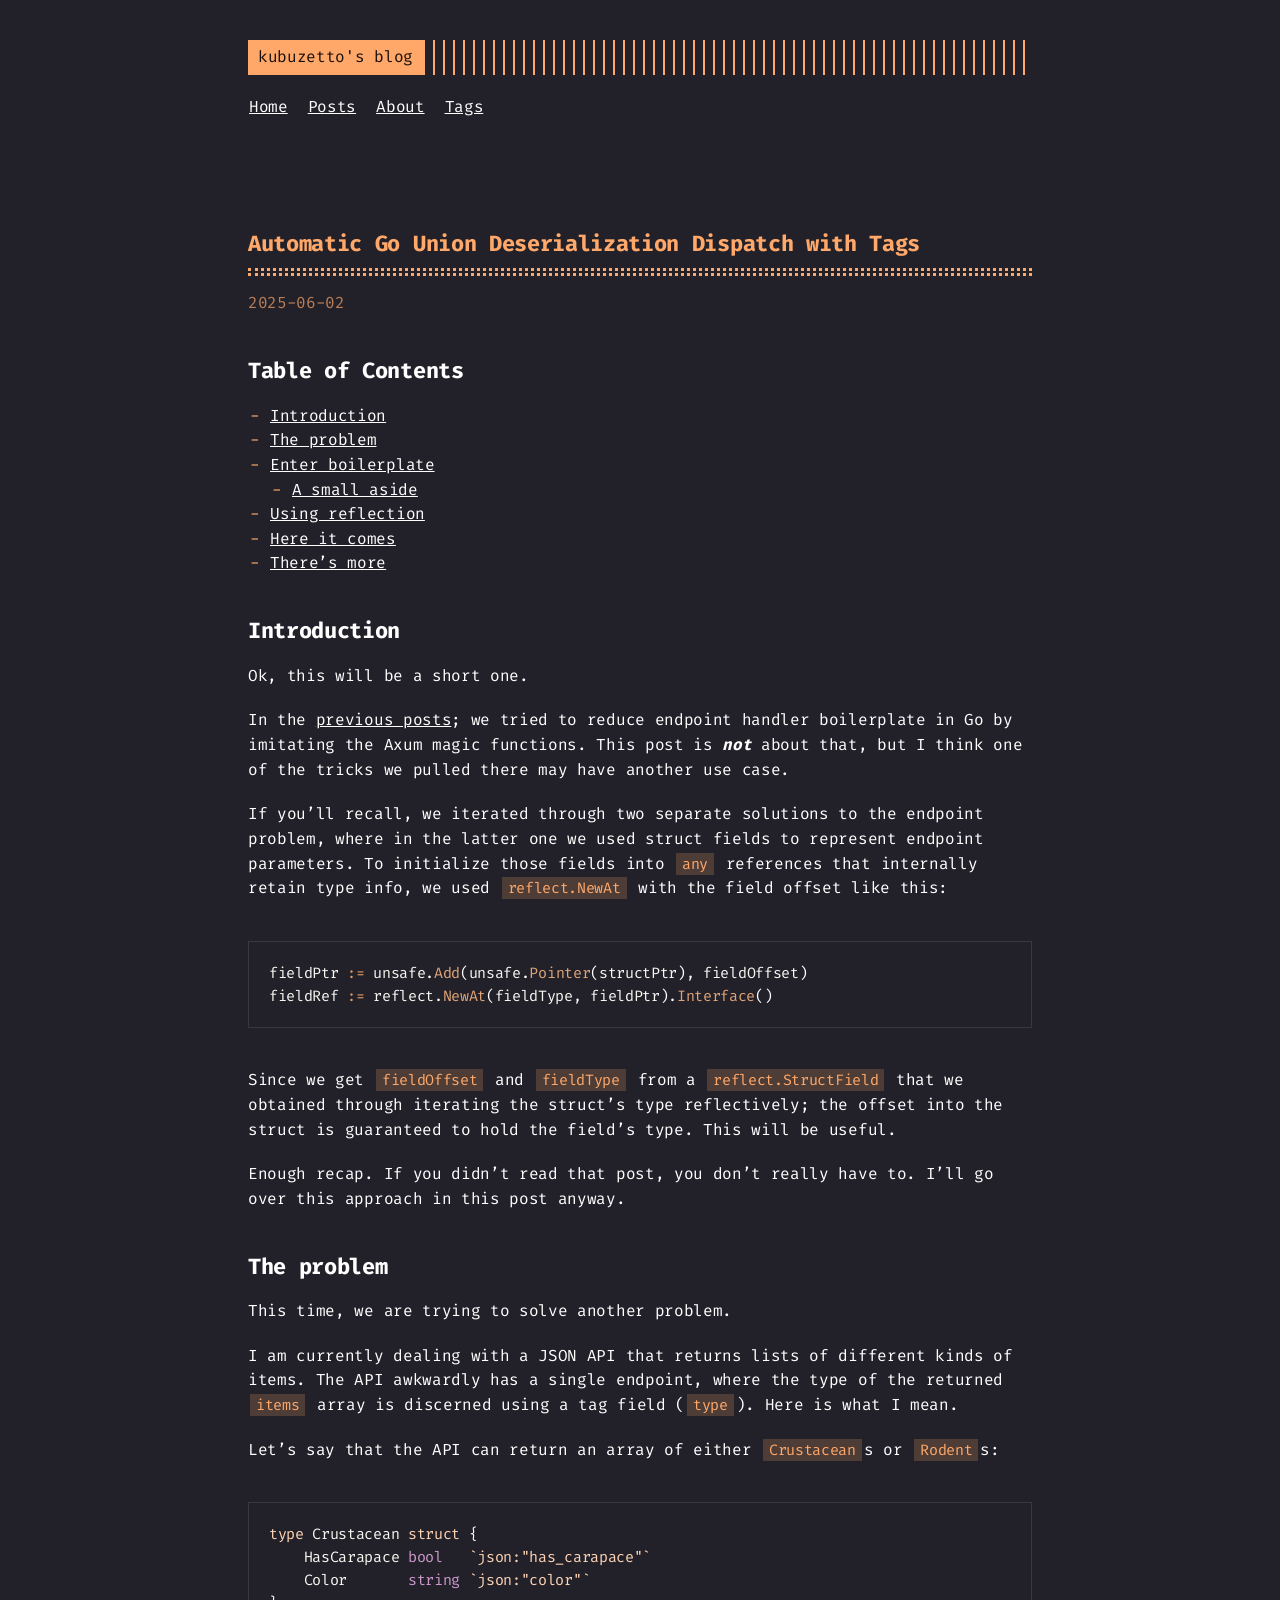
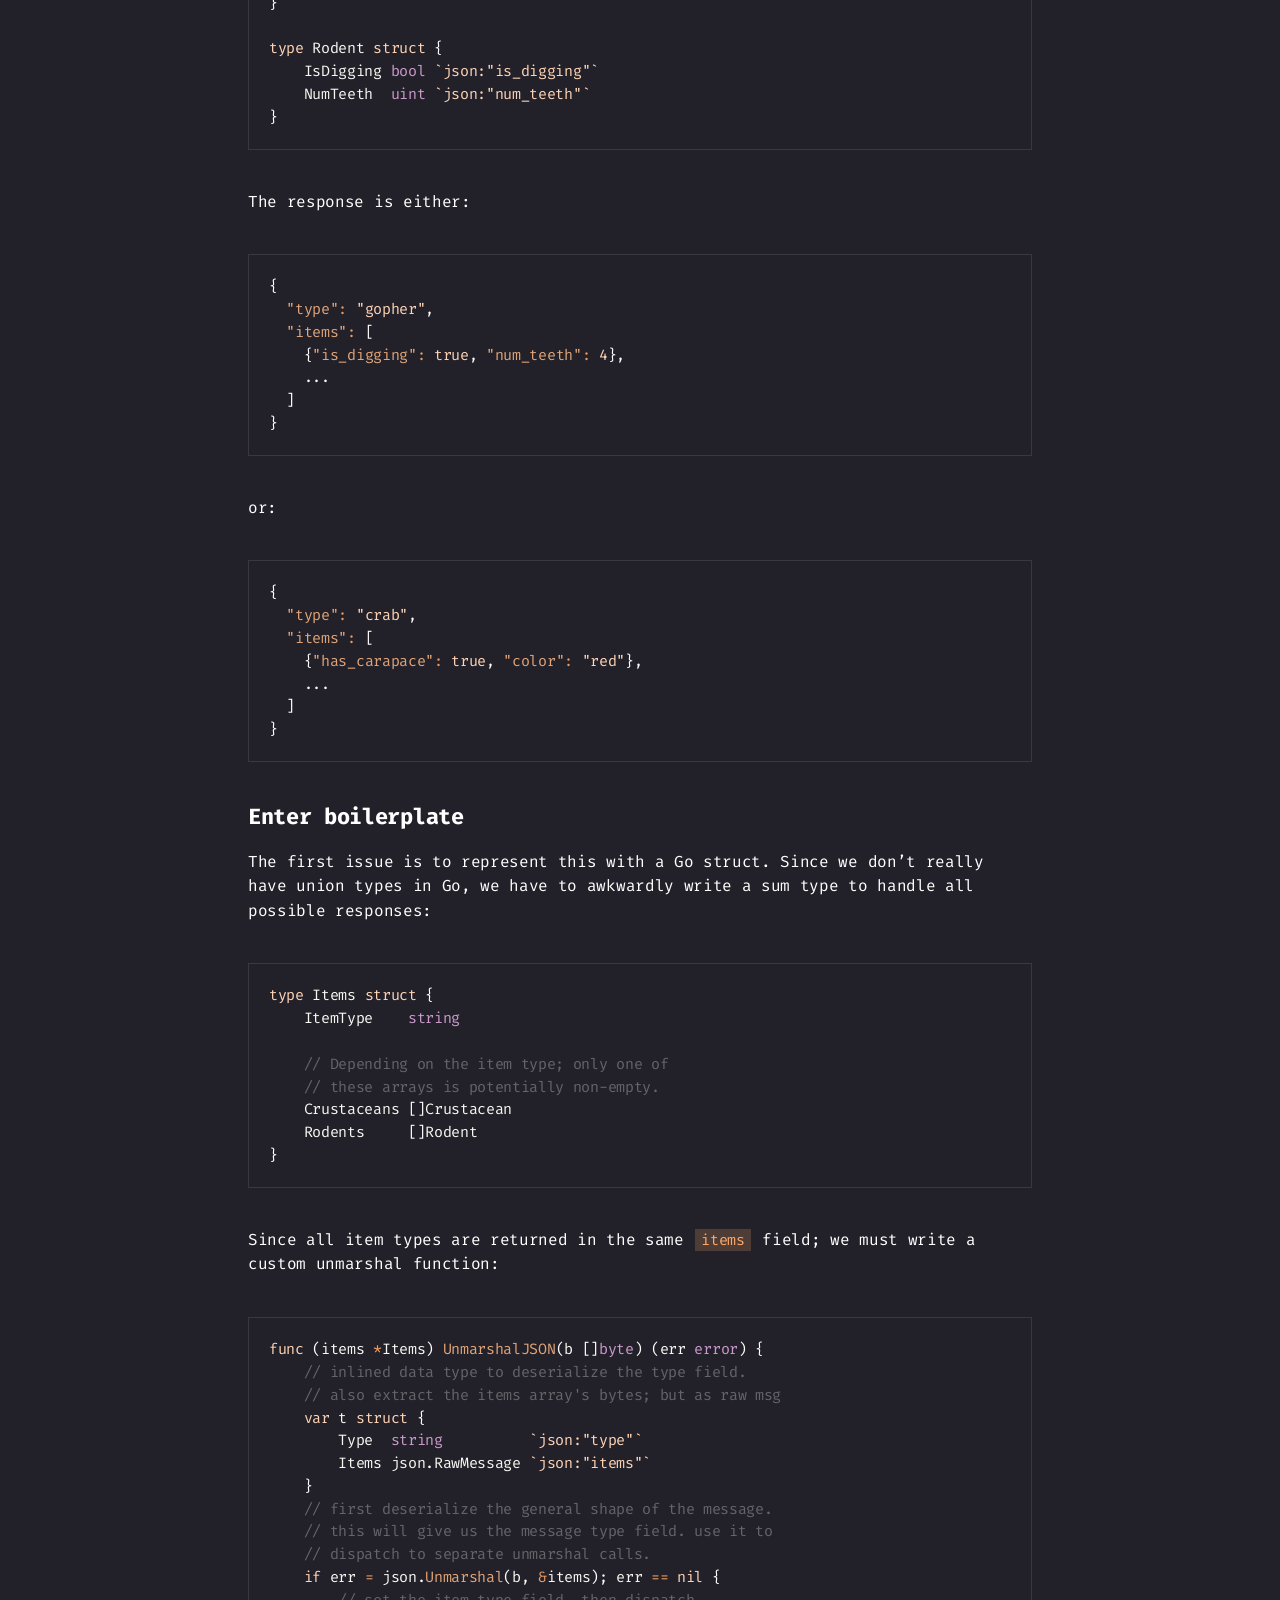
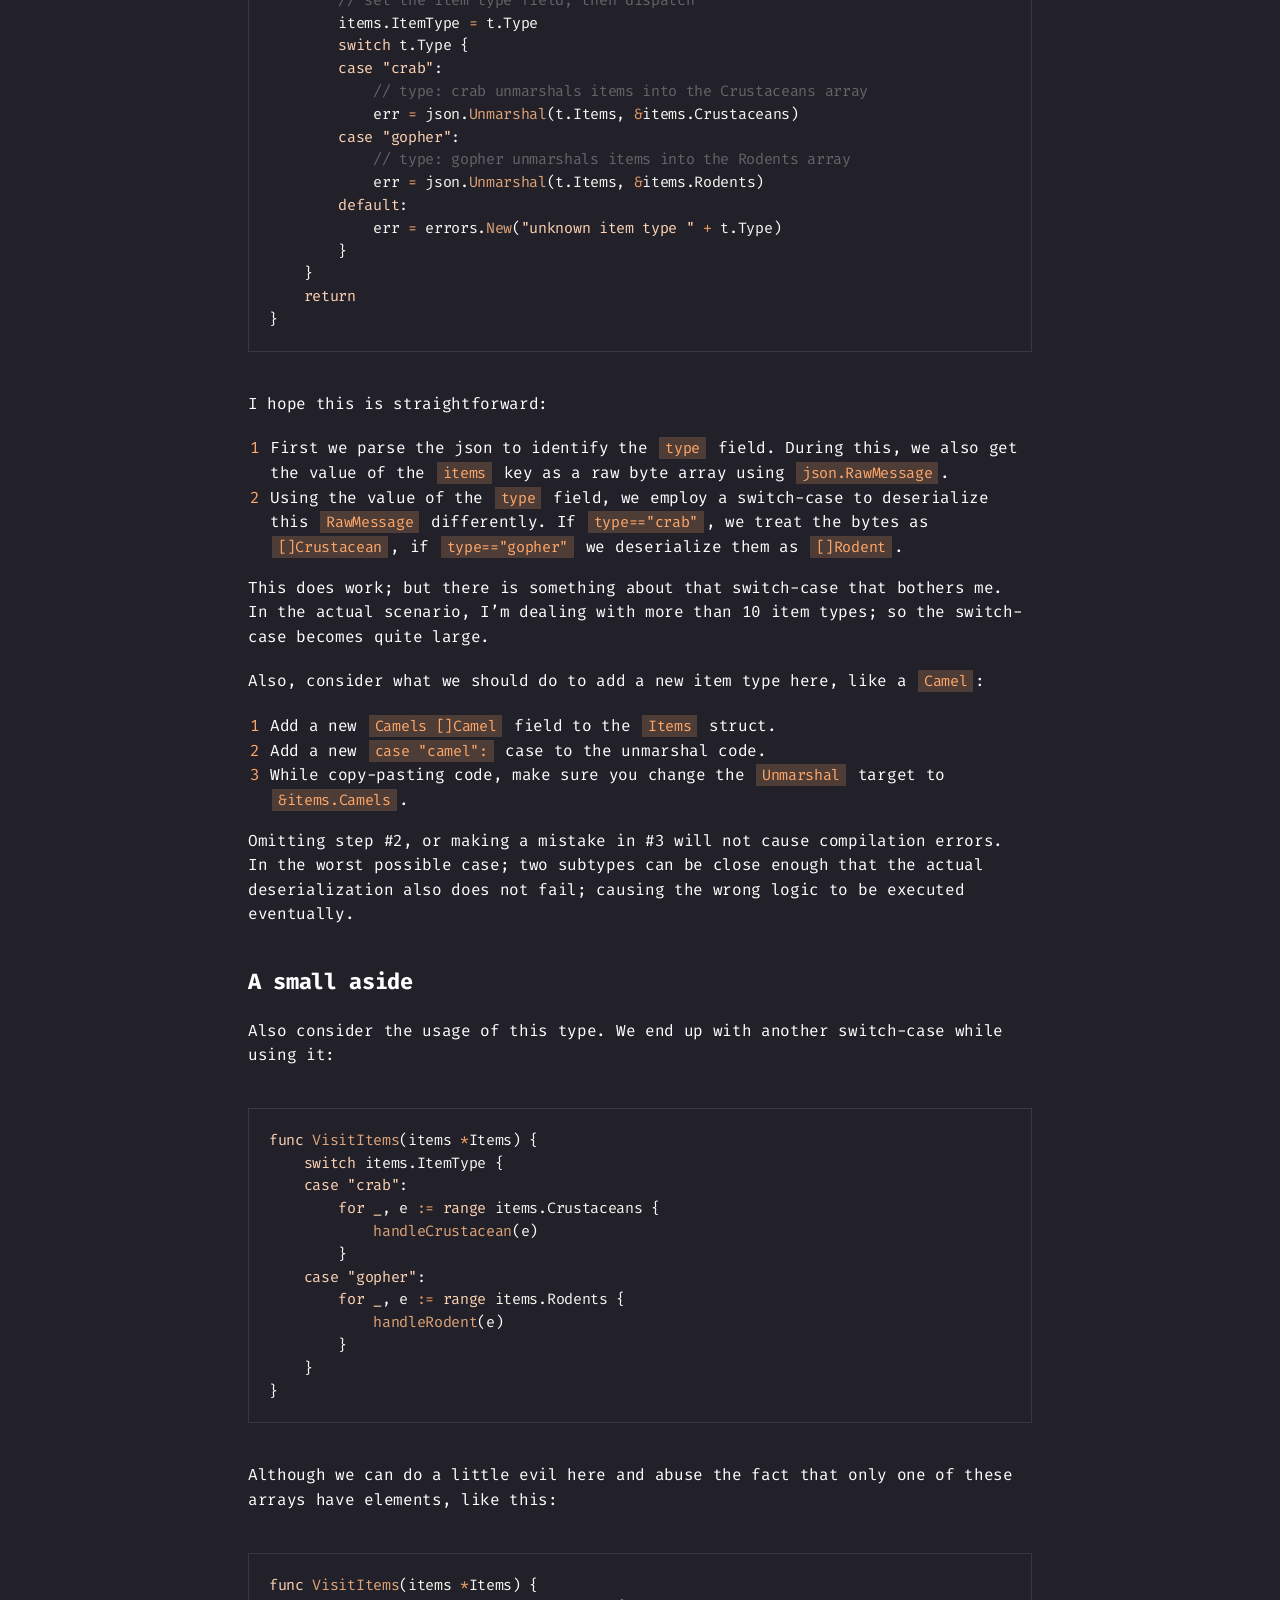
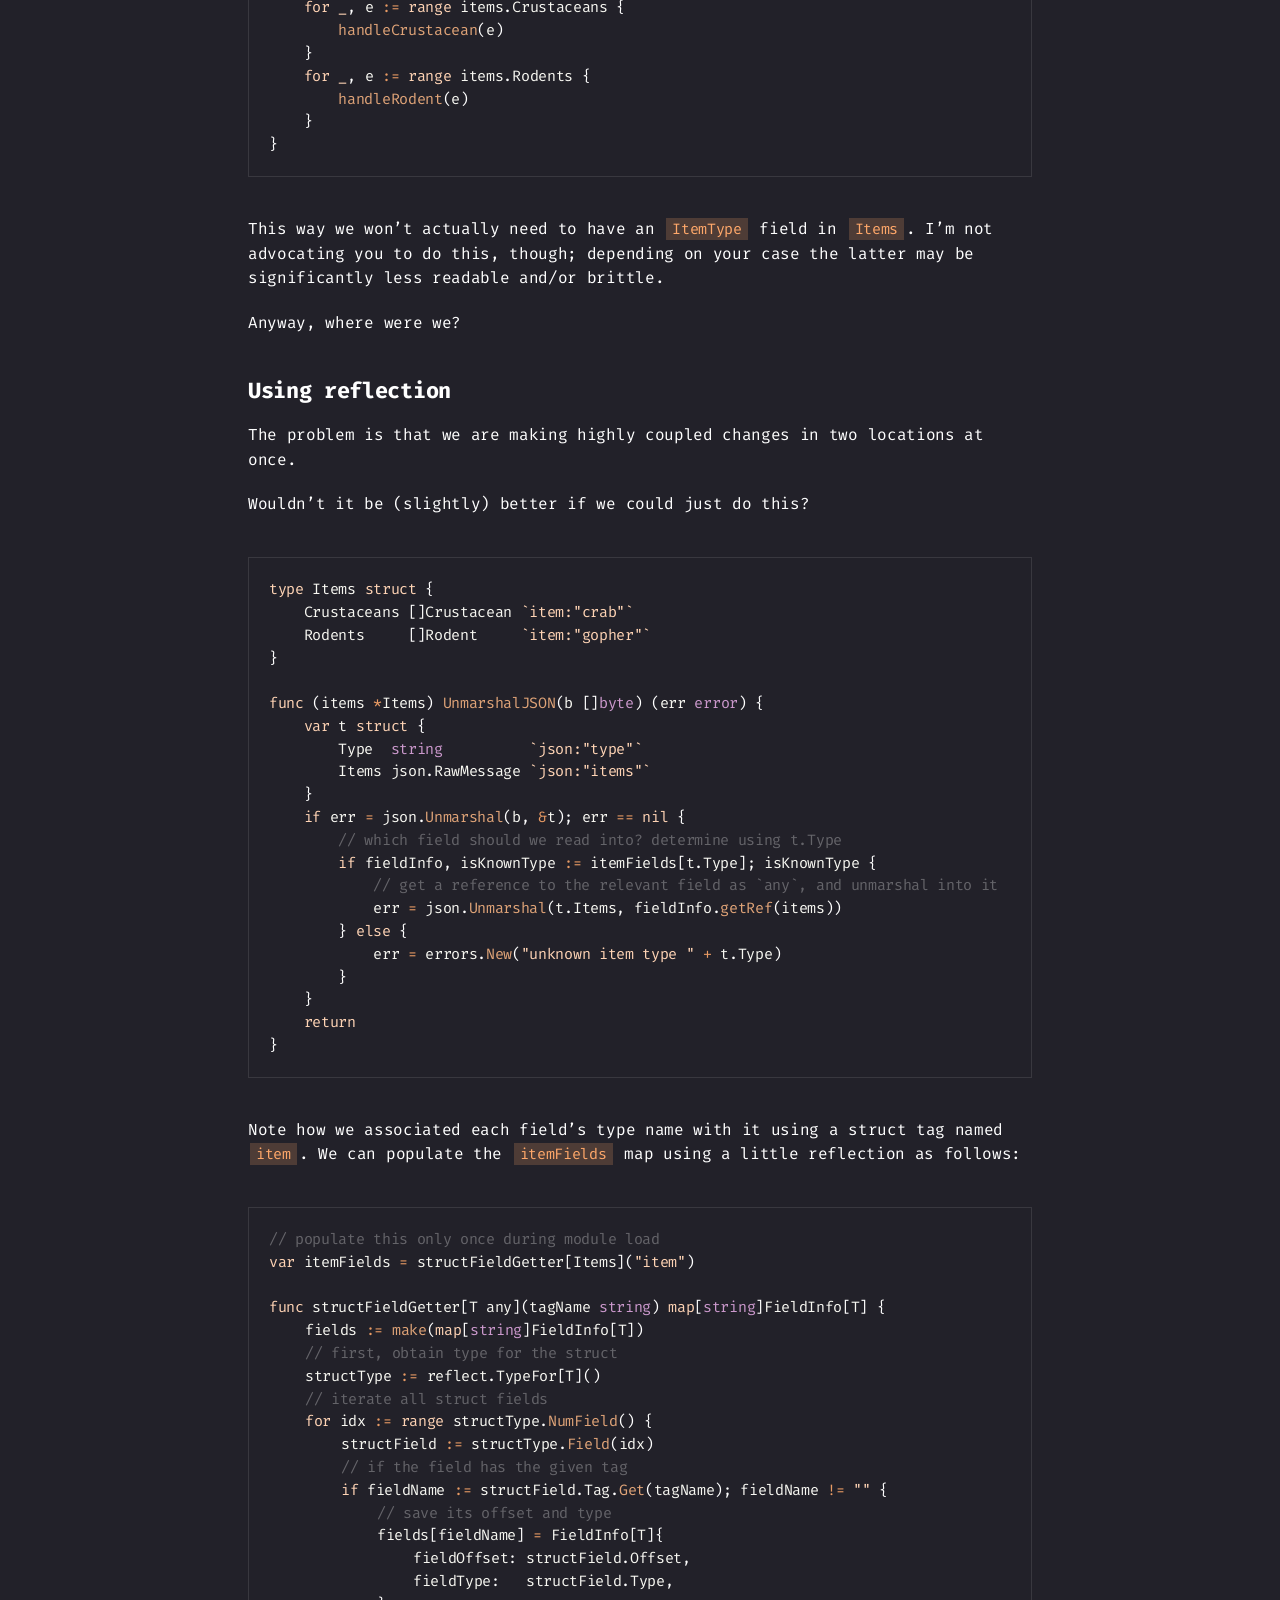
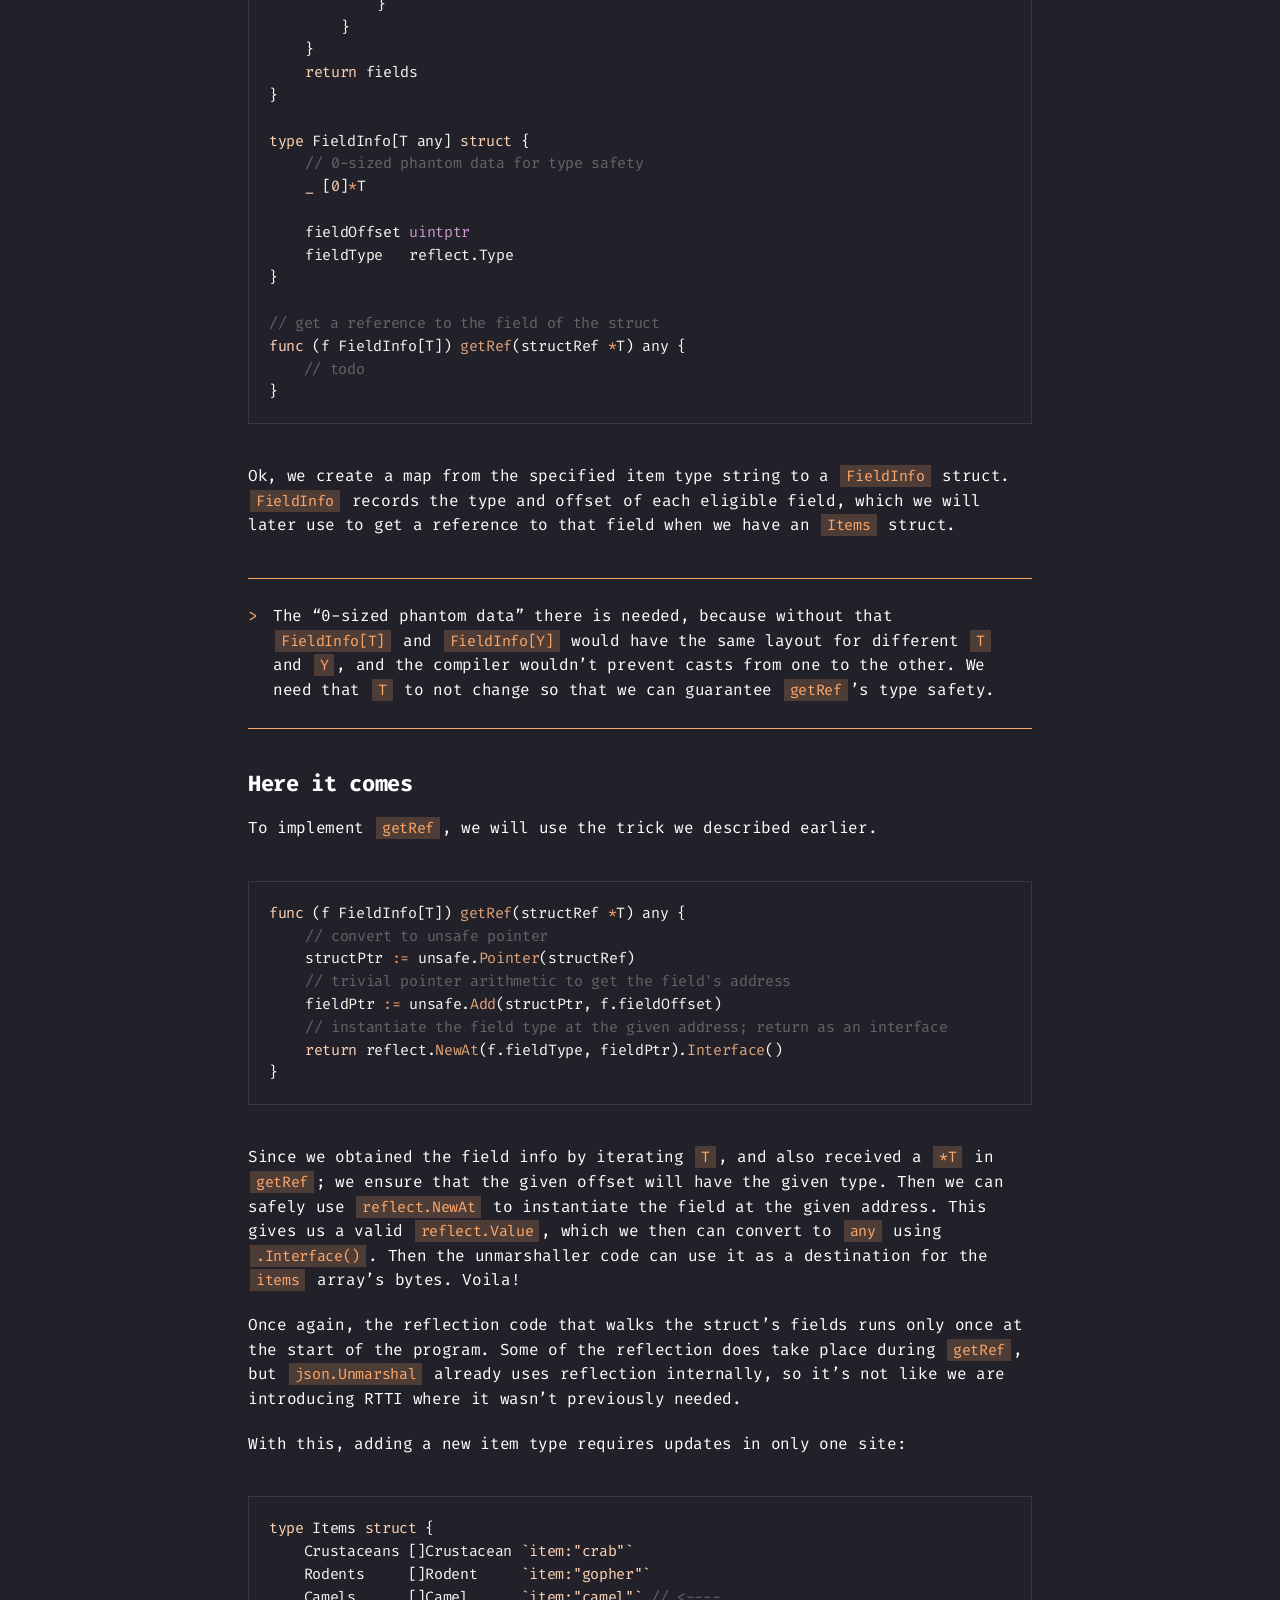
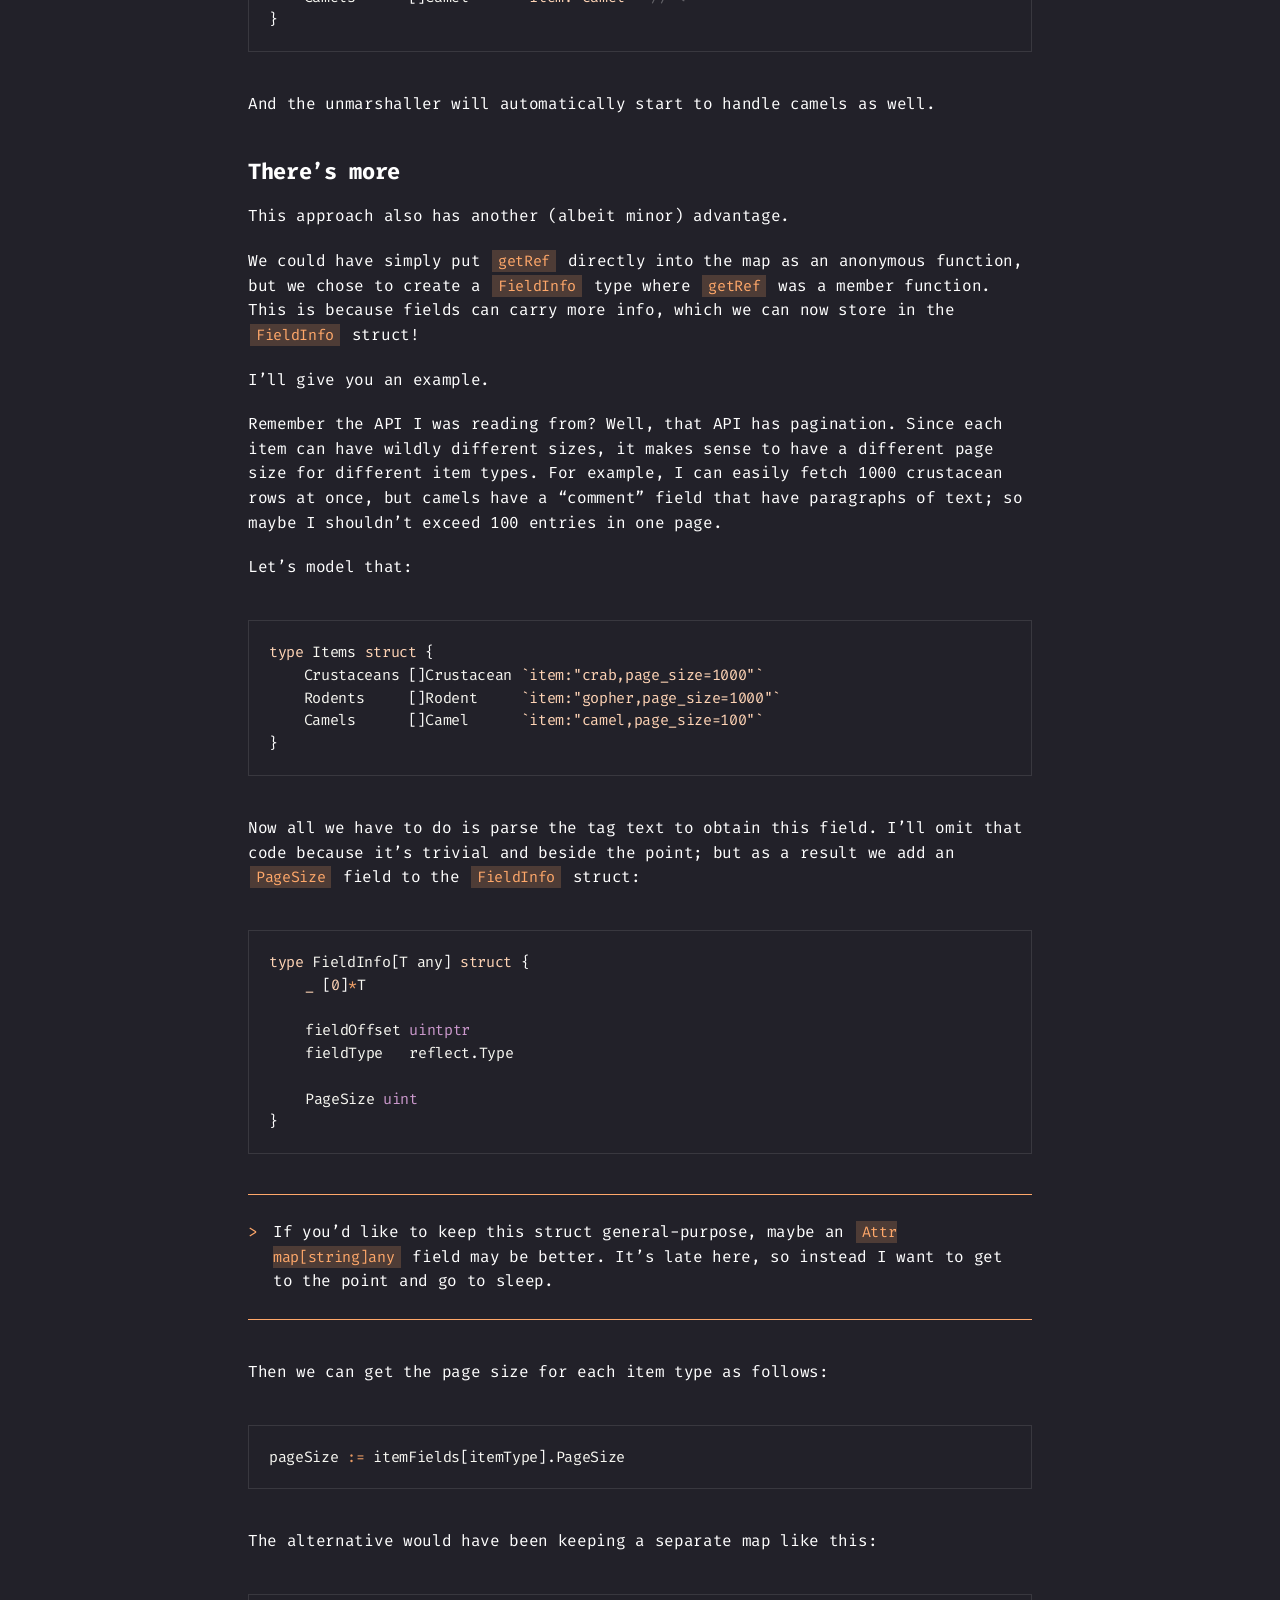
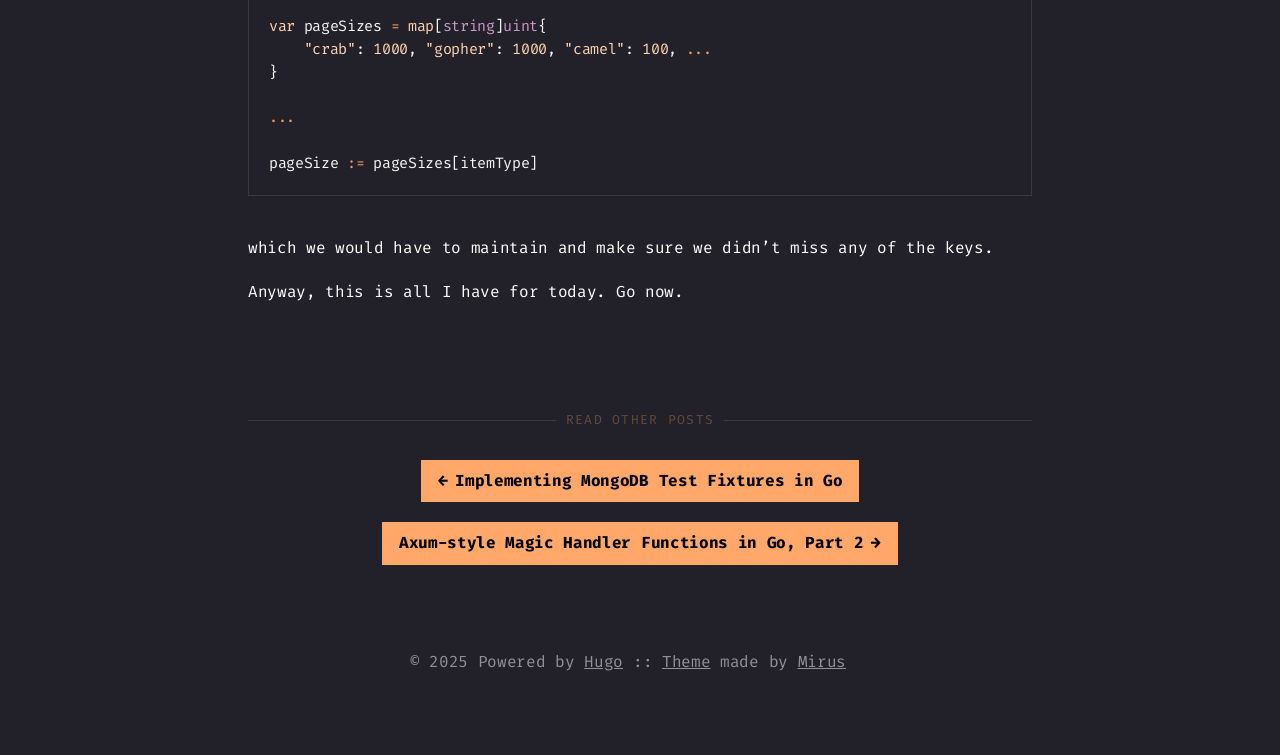
<file: posts/go-deser-dispatch/index.html>
<!doctype html><html lang=en><head><title>Automatic Go Union Deserialization Dispatch with Tags :: kubuzetto's blog</title>
<meta charset=utf-8><meta name=viewport content="width=device-width,initial-scale=1"><meta name=description content="Here is another quick use case for the field offset trick we pulled in the previous posts."><meta name=keywords content="go,http,reflection"><meta name=robots content="noodp"><link rel=canonical href=/posts/go-deser-dispatch/><link rel=stylesheet href=/styles.css><link rel="shortcut icon" href=/img/theme-colors/orange.png><link rel=apple-touch-icon href=/img/theme-colors/orange.png><meta name=twitter:card content="summary"><meta property="og:locale" content="en"><meta property="og:type" content="article"><meta property="og:title" content="Automatic Go Union Deserialization Dispatch with Tags"><meta property="og:description" content="Here is another quick use case for the field offset trick we pulled in the previous posts."><meta property="og:url" content="/posts/go-deser-dispatch/"><meta property="og:site_name" content="kubuzetto's blog"><meta property="og:image" content="/img/favicon/orange.png"><meta property="og:image:width" content="1200"><meta property="og:image:height" content="627"><meta property="article:published_time" content="2025-06-02 00:27:23 +0300 +0300"></head><body class=orange><div class="container center headings--one-size"><header class=header><div class=header__inner><div class=header__logo><a href=/><div class=logo>kubuzetto's blog</div></a></div><ul class="menu menu--mobile"><li class=menu__trigger>Menu&nbsp;▾</li><li><ul class=menu__dropdown><li><a href=/>Home</a></li><li><a href=/posts>Posts</a></li><li><a href=/pages/about/>About</a></li><li><a href=/tags>Tags</a></li></ul></li></ul></div><nav class=navigation-menu><ul class="navigation-menu__inner menu--desktop"><li><a href=/>Home</a></li><li><a href=/posts>Posts</a></li><li><a href=/pages/about/>About</a></li><li><a href=/tags>Tags</a></li></ul></nav></header><div class=content><article class=post><h1 class=post-title><a href=/posts/go-deser-dispatch/>Automatic Go Union Deserialization Dispatch with Tags</a></h1><div class=post-meta><time class=post-date>2025-06-02</time></div><div class=table-of-contents><h2>Table of Contents</h2><nav id=TableOfContents><ul><li><a href=#introduction>Introduction</a></li><li><a href=#the-problem>The problem</a></li><li><a href=#enter-boilerplate>Enter boilerplate</a><ul><li><a href=#a-small-aside>A small aside</a></li></ul></li><li><a href=#using-reflection>Using reflection</a></li><li><a href=#here-it-comes>Here it comes</a></li><li><a href=#theres-more>There&rsquo;s more</a></li></ul></nav></div><div class=post-content><div><h2 id=introduction>Introduction<a href=#introduction class=hanchor arialabel=Anchor>&#8983;</a></h2><p>Ok, this will be a short one.</p><p>In the <a href=/posts/go-axum-handlers-pt2/>previous posts</a>; we tried to reduce endpoint handler boilerplate in Go
by imitating the Axum magic functions. This post is <em><strong>not</strong></em> about that, but I think one of the tricks we
pulled there may have another use case.</p><p>If you&rsquo;ll recall, we iterated through two separate solutions to the endpoint problem, where in the latter one
we used struct fields to represent endpoint parameters.
To initialize those fields into <code>any</code> references that internally retain type info, we used <code>reflect.NewAt</code>
with the field offset like this:</p><div class=highlight><pre tabindex=0 style=color:#f8f8f2;background-color:#272822;-moz-tab-size:4;-o-tab-size:4;tab-size:4><code class=language-go data-lang=go><span style=display:flex><span><span style=color:#a6e22e>fieldPtr</span> <span style=color:#f92672>:=</span> <span style=color:#a6e22e>unsafe</span>.<span style=color:#a6e22e>Add</span>(<span style=color:#a6e22e>unsafe</span>.<span style=color:#a6e22e>Pointer</span>(<span style=color:#a6e22e>structPtr</span>), <span style=color:#a6e22e>fieldOffset</span>)
</span></span><span style=display:flex><span><span style=color:#a6e22e>fieldRef</span> <span style=color:#f92672>:=</span> <span style=color:#a6e22e>reflect</span>.<span style=color:#a6e22e>NewAt</span>(<span style=color:#a6e22e>fieldType</span>, <span style=color:#a6e22e>fieldPtr</span>).<span style=color:#a6e22e>Interface</span>()
</span></span></code></pre></div><p>Since we get <code>fieldOffset</code> and <code>fieldType</code> from a <code>reflect.StructField</code> that we obtained through iterating the struct&rsquo;s
type reflectively; the offset into the struct is guaranteed to hold the field&rsquo;s type. This will be useful.</p><p>Enough recap. If you didn&rsquo;t read that post, you don&rsquo;t really have to. I&rsquo;ll go over this approach in this post anyway.</p><h2 id=the-problem>The problem<a href=#the-problem class=hanchor arialabel=Anchor>&#8983;</a></h2><p>This time, we are trying to solve another problem.</p><p>I am currently dealing with a JSON API that returns lists of different kinds of items.
The API awkwardly has a single endpoint, where the type of the returned <code>items</code> array is
discerned using a tag field (<code>type</code>). Here is what I mean.</p><p>Let&rsquo;s say that the API can return an array of either <code>Crustacean</code>s or <code>Rodent</code>s:</p><div class=highlight><pre tabindex=0 style=color:#f8f8f2;background-color:#272822;-moz-tab-size:4;-o-tab-size:4;tab-size:4><code class=language-go data-lang=go><span style=display:flex><span><span style=color:#66d9ef>type</span> <span style=color:#a6e22e>Crustacean</span> <span style=color:#66d9ef>struct</span> {
</span></span><span style=display:flex><span>    <span style=color:#a6e22e>HasCarapace</span> <span style=color:#66d9ef>bool</span>   <span style=color:#e6db74>`json:&#34;has_carapace&#34;`</span>
</span></span><span style=display:flex><span>    <span style=color:#a6e22e>Color</span>       <span style=color:#66d9ef>string</span> <span style=color:#e6db74>`json:&#34;color&#34;`</span>
</span></span><span style=display:flex><span>}
</span></span><span style=display:flex><span>
</span></span><span style=display:flex><span><span style=color:#66d9ef>type</span> <span style=color:#a6e22e>Rodent</span> <span style=color:#66d9ef>struct</span> {
</span></span><span style=display:flex><span>    <span style=color:#a6e22e>IsDigging</span> <span style=color:#66d9ef>bool</span> <span style=color:#e6db74>`json:&#34;is_digging&#34;`</span>
</span></span><span style=display:flex><span>    <span style=color:#a6e22e>NumTeeth</span>  <span style=color:#66d9ef>uint</span> <span style=color:#e6db74>`json:&#34;num_teeth&#34;`</span>
</span></span><span style=display:flex><span>}
</span></span></code></pre></div><p>The response is either:</p><div class=highlight><pre tabindex=0 style=color:#f8f8f2;background-color:#272822;-moz-tab-size:4;-o-tab-size:4;tab-size:4><code class=language-json data-lang=json><span style=display:flex><span>{
</span></span><span style=display:flex><span>  <span style=color:#f92672>&#34;type&#34;</span>: <span style=color:#e6db74>&#34;gopher&#34;</span>,
</span></span><span style=display:flex><span>  <span style=color:#f92672>&#34;items&#34;</span>: [
</span></span><span style=display:flex><span>    {<span style=color:#f92672>&#34;is_digging&#34;</span>: <span style=color:#66d9ef>true</span>, <span style=color:#f92672>&#34;num_teeth&#34;</span>: <span style=color:#ae81ff>4</span>},
</span></span><span style=display:flex><span>    <span style=color:#960050;background-color:#1e0010>...</span>
</span></span><span style=display:flex><span>  ]
</span></span><span style=display:flex><span>}
</span></span></code></pre></div><p>or:</p><div class=highlight><pre tabindex=0 style=color:#f8f8f2;background-color:#272822;-moz-tab-size:4;-o-tab-size:4;tab-size:4><code class=language-json data-lang=json><span style=display:flex><span>{
</span></span><span style=display:flex><span>  <span style=color:#f92672>&#34;type&#34;</span>: <span style=color:#e6db74>&#34;crab&#34;</span>,
</span></span><span style=display:flex><span>  <span style=color:#f92672>&#34;items&#34;</span>: [
</span></span><span style=display:flex><span>    {<span style=color:#f92672>&#34;has_carapace&#34;</span>: <span style=color:#66d9ef>true</span>, <span style=color:#f92672>&#34;color&#34;</span>: <span style=color:#e6db74>&#34;red&#34;</span>},
</span></span><span style=display:flex><span>    <span style=color:#960050;background-color:#1e0010>...</span>
</span></span><span style=display:flex><span>  ]
</span></span><span style=display:flex><span>}
</span></span></code></pre></div><h2 id=enter-boilerplate>Enter boilerplate<a href=#enter-boilerplate class=hanchor arialabel=Anchor>&#8983;</a></h2><p>The first issue is to represent this with a Go struct. Since we don&rsquo;t really have union types in Go,
we have to awkwardly write a sum type to handle all possible responses:</p><div class=highlight><pre tabindex=0 style=color:#f8f8f2;background-color:#272822;-moz-tab-size:4;-o-tab-size:4;tab-size:4><code class=language-go data-lang=go><span style=display:flex><span><span style=color:#66d9ef>type</span> <span style=color:#a6e22e>Items</span> <span style=color:#66d9ef>struct</span> {
</span></span><span style=display:flex><span>    <span style=color:#a6e22e>ItemType</span>    <span style=color:#66d9ef>string</span>
</span></span><span style=display:flex><span>
</span></span><span style=display:flex><span>    <span style=color:#75715e>// Depending on the item type; only one of
</span></span></span><span style=display:flex><span><span style=color:#75715e></span>    <span style=color:#75715e>// these arrays is potentially non-empty.
</span></span></span><span style=display:flex><span><span style=color:#75715e></span>    <span style=color:#a6e22e>Crustaceans</span> []<span style=color:#a6e22e>Crustacean</span>
</span></span><span style=display:flex><span>    <span style=color:#a6e22e>Rodents</span>     []<span style=color:#a6e22e>Rodent</span>
</span></span><span style=display:flex><span>}
</span></span></code></pre></div><p>Since all item types are returned in the same <code>items</code> field; we must write a custom unmarshal function:</p><div class=highlight><pre tabindex=0 style=color:#f8f8f2;background-color:#272822;-moz-tab-size:4;-o-tab-size:4;tab-size:4><code class=language-go data-lang=go><span style=display:flex><span><span style=color:#66d9ef>func</span> (<span style=color:#a6e22e>items</span> <span style=color:#f92672>*</span><span style=color:#a6e22e>Items</span>) <span style=color:#a6e22e>UnmarshalJSON</span>(<span style=color:#a6e22e>b</span> []<span style=color:#66d9ef>byte</span>) (<span style=color:#a6e22e>err</span> <span style=color:#66d9ef>error</span>) {
</span></span><span style=display:flex><span>    <span style=color:#75715e>// inlined data type to deserialize the type field.
</span></span></span><span style=display:flex><span><span style=color:#75715e></span>    <span style=color:#75715e>// also extract the items array&#39;s bytes; but as raw msg
</span></span></span><span style=display:flex><span><span style=color:#75715e></span>    <span style=color:#66d9ef>var</span> <span style=color:#a6e22e>t</span> <span style=color:#66d9ef>struct</span> {
</span></span><span style=display:flex><span>        <span style=color:#a6e22e>Type</span>  <span style=color:#66d9ef>string</span>          <span style=color:#e6db74>`json:&#34;type&#34;`</span>
</span></span><span style=display:flex><span>        <span style=color:#a6e22e>Items</span> <span style=color:#a6e22e>json</span>.<span style=color:#a6e22e>RawMessage</span> <span style=color:#e6db74>`json:&#34;items&#34;`</span>
</span></span><span style=display:flex><span>    }
</span></span><span style=display:flex><span>    <span style=color:#75715e>// first deserialize the general shape of the message.
</span></span></span><span style=display:flex><span><span style=color:#75715e></span>    <span style=color:#75715e>// this will give us the message type field. use it to
</span></span></span><span style=display:flex><span><span style=color:#75715e></span>    <span style=color:#75715e>// dispatch to separate unmarshal calls.
</span></span></span><span style=display:flex><span><span style=color:#75715e></span>    <span style=color:#66d9ef>if</span> <span style=color:#a6e22e>err</span> = <span style=color:#a6e22e>json</span>.<span style=color:#a6e22e>Unmarshal</span>(<span style=color:#a6e22e>b</span>, <span style=color:#f92672>&amp;</span><span style=color:#a6e22e>items</span>); <span style=color:#a6e22e>err</span> <span style=color:#f92672>==</span> <span style=color:#66d9ef>nil</span> {
</span></span><span style=display:flex><span>        <span style=color:#75715e>// set the item type field, then dispatch
</span></span></span><span style=display:flex><span><span style=color:#75715e></span>        <span style=color:#a6e22e>items</span>.<span style=color:#a6e22e>ItemType</span> = <span style=color:#a6e22e>t</span>.<span style=color:#a6e22e>Type</span>
</span></span><span style=display:flex><span>        <span style=color:#66d9ef>switch</span> <span style=color:#a6e22e>t</span>.<span style=color:#a6e22e>Type</span> {
</span></span><span style=display:flex><span>        <span style=color:#66d9ef>case</span> <span style=color:#e6db74>&#34;crab&#34;</span>:
</span></span><span style=display:flex><span>            <span style=color:#75715e>// type: crab unmarshals items into the Crustaceans array
</span></span></span><span style=display:flex><span><span style=color:#75715e></span>            <span style=color:#a6e22e>err</span> = <span style=color:#a6e22e>json</span>.<span style=color:#a6e22e>Unmarshal</span>(<span style=color:#a6e22e>t</span>.<span style=color:#a6e22e>Items</span>, <span style=color:#f92672>&amp;</span><span style=color:#a6e22e>items</span>.<span style=color:#a6e22e>Crustaceans</span>)
</span></span><span style=display:flex><span>        <span style=color:#66d9ef>case</span> <span style=color:#e6db74>&#34;gopher&#34;</span>:
</span></span><span style=display:flex><span>            <span style=color:#75715e>// type: gopher unmarshals items into the Rodents array
</span></span></span><span style=display:flex><span><span style=color:#75715e></span>            <span style=color:#a6e22e>err</span> = <span style=color:#a6e22e>json</span>.<span style=color:#a6e22e>Unmarshal</span>(<span style=color:#a6e22e>t</span>.<span style=color:#a6e22e>Items</span>, <span style=color:#f92672>&amp;</span><span style=color:#a6e22e>items</span>.<span style=color:#a6e22e>Rodents</span>)
</span></span><span style=display:flex><span>        <span style=color:#66d9ef>default</span>:
</span></span><span style=display:flex><span>            <span style=color:#a6e22e>err</span> = <span style=color:#a6e22e>errors</span>.<span style=color:#a6e22e>New</span>(<span style=color:#e6db74>&#34;unknown item type &#34;</span> <span style=color:#f92672>+</span> <span style=color:#a6e22e>t</span>.<span style=color:#a6e22e>Type</span>)
</span></span><span style=display:flex><span>        }
</span></span><span style=display:flex><span>    }
</span></span><span style=display:flex><span>    <span style=color:#66d9ef>return</span>
</span></span><span style=display:flex><span>}
</span></span></code></pre></div><p>I hope this is straightforward:</p><ol><li>First we parse the json to identify the <code>type</code> field. During this, we also get the value of the <code>items</code> key as
a raw byte array using <code>json.RawMessage</code>.</li><li>Using the value of the <code>type</code> field, we employ a switch-case to deserialize this <code>RawMessage</code> differently.
If <code>type=="crab"</code>, we treat the bytes as <code>[]Crustacean</code>, if <code>type=="gopher"</code> we deserialize them as <code>[]Rodent</code>.</li></ol><p>This does work; but there is something about that switch-case that bothers me. In the actual scenario, I&rsquo;m dealing with
more than 10 item types; so the switch-case becomes quite large.</p><p>Also, consider what we should do to add a new item type here, like a <code>Camel</code>:</p><ol><li>Add a new <code>Camels []Camel</code> field to the <code>Items</code> struct.</li><li>Add a new <code>case "camel":</code> case to the unmarshal code.</li><li>While copy-pasting code, make sure you change the <code>Unmarshal</code> target to <code>&amp;items.Camels</code>.</li></ol><p>Omitting step #2, or making a mistake in #3 will not cause compilation errors. In the worst possible case;
two subtypes can be close enough that the actual deserialization also does not fail; causing the wrong logic
to be executed eventually.</p><h3 id=a-small-aside>A small aside<a href=#a-small-aside class=hanchor arialabel=Anchor>&#8983;</a></h3><p>Also consider the usage of this type. We end up with another switch-case while using it:</p><div class=highlight><pre tabindex=0 style=color:#f8f8f2;background-color:#272822;-moz-tab-size:4;-o-tab-size:4;tab-size:4><code class=language-go data-lang=go><span style=display:flex><span><span style=color:#66d9ef>func</span> <span style=color:#a6e22e>VisitItems</span>(<span style=color:#a6e22e>items</span> <span style=color:#f92672>*</span><span style=color:#a6e22e>Items</span>) {
</span></span><span style=display:flex><span>    <span style=color:#66d9ef>switch</span> <span style=color:#a6e22e>items</span>.<span style=color:#a6e22e>ItemType</span> {
</span></span><span style=display:flex><span>    <span style=color:#66d9ef>case</span> <span style=color:#e6db74>&#34;crab&#34;</span>:
</span></span><span style=display:flex><span>        <span style=color:#66d9ef>for</span> <span style=color:#a6e22e>_</span>, <span style=color:#a6e22e>e</span> <span style=color:#f92672>:=</span> <span style=color:#66d9ef>range</span> <span style=color:#a6e22e>items</span>.<span style=color:#a6e22e>Crustaceans</span> {
</span></span><span style=display:flex><span>            <span style=color:#a6e22e>handleCrustacean</span>(<span style=color:#a6e22e>e</span>)
</span></span><span style=display:flex><span>        }
</span></span><span style=display:flex><span>    <span style=color:#66d9ef>case</span> <span style=color:#e6db74>&#34;gopher&#34;</span>:
</span></span><span style=display:flex><span>        <span style=color:#66d9ef>for</span> <span style=color:#a6e22e>_</span>, <span style=color:#a6e22e>e</span> <span style=color:#f92672>:=</span> <span style=color:#66d9ef>range</span> <span style=color:#a6e22e>items</span>.<span style=color:#a6e22e>Rodents</span> {
</span></span><span style=display:flex><span>            <span style=color:#a6e22e>handleRodent</span>(<span style=color:#a6e22e>e</span>)
</span></span><span style=display:flex><span>        }
</span></span><span style=display:flex><span>    }
</span></span><span style=display:flex><span>}
</span></span></code></pre></div><p>Although we can do a little evil here and abuse the fact that only one of these arrays have elements, like this:</p><div class=highlight><pre tabindex=0 style=color:#f8f8f2;background-color:#272822;-moz-tab-size:4;-o-tab-size:4;tab-size:4><code class=language-go data-lang=go><span style=display:flex><span><span style=color:#66d9ef>func</span> <span style=color:#a6e22e>VisitItems</span>(<span style=color:#a6e22e>items</span> <span style=color:#f92672>*</span><span style=color:#a6e22e>Items</span>) {
</span></span><span style=display:flex><span>    <span style=color:#66d9ef>for</span> <span style=color:#a6e22e>_</span>, <span style=color:#a6e22e>e</span> <span style=color:#f92672>:=</span> <span style=color:#66d9ef>range</span> <span style=color:#a6e22e>items</span>.<span style=color:#a6e22e>Crustaceans</span> {
</span></span><span style=display:flex><span>        <span style=color:#a6e22e>handleCrustacean</span>(<span style=color:#a6e22e>e</span>)
</span></span><span style=display:flex><span>    }
</span></span><span style=display:flex><span>    <span style=color:#66d9ef>for</span> <span style=color:#a6e22e>_</span>, <span style=color:#a6e22e>e</span> <span style=color:#f92672>:=</span> <span style=color:#66d9ef>range</span> <span style=color:#a6e22e>items</span>.<span style=color:#a6e22e>Rodents</span> {
</span></span><span style=display:flex><span>        <span style=color:#a6e22e>handleRodent</span>(<span style=color:#a6e22e>e</span>)
</span></span><span style=display:flex><span>    }
</span></span><span style=display:flex><span>}
</span></span></code></pre></div><p>This way we won&rsquo;t actually need to have an <code>ItemType</code> field in <code>Items</code>. I&rsquo;m not advocating you to do this, though;
depending on your case the latter may be significantly less readable and/or brittle.</p><p>Anyway, where were we?</p><h2 id=using-reflection>Using reflection<a href=#using-reflection class=hanchor arialabel=Anchor>&#8983;</a></h2><p>The problem is that we are making highly coupled changes in two locations at once.</p><p>Wouldn&rsquo;t it be (slightly) better if we could just do this?</p><div class=highlight><pre tabindex=0 style=color:#f8f8f2;background-color:#272822;-moz-tab-size:4;-o-tab-size:4;tab-size:4><code class=language-go data-lang=go><span style=display:flex><span><span style=color:#66d9ef>type</span> <span style=color:#a6e22e>Items</span> <span style=color:#66d9ef>struct</span> {
</span></span><span style=display:flex><span>    <span style=color:#a6e22e>Crustaceans</span> []<span style=color:#a6e22e>Crustacean</span> <span style=color:#e6db74>`item:&#34;crab&#34;`</span>
</span></span><span style=display:flex><span>    <span style=color:#a6e22e>Rodents</span>     []<span style=color:#a6e22e>Rodent</span>     <span style=color:#e6db74>`item:&#34;gopher&#34;`</span>
</span></span><span style=display:flex><span>}
</span></span><span style=display:flex><span>
</span></span><span style=display:flex><span><span style=color:#66d9ef>func</span> (<span style=color:#a6e22e>items</span> <span style=color:#f92672>*</span><span style=color:#a6e22e>Items</span>) <span style=color:#a6e22e>UnmarshalJSON</span>(<span style=color:#a6e22e>b</span> []<span style=color:#66d9ef>byte</span>) (<span style=color:#a6e22e>err</span> <span style=color:#66d9ef>error</span>) {
</span></span><span style=display:flex><span>    <span style=color:#66d9ef>var</span> <span style=color:#a6e22e>t</span> <span style=color:#66d9ef>struct</span> {
</span></span><span style=display:flex><span>        <span style=color:#a6e22e>Type</span>  <span style=color:#66d9ef>string</span>          <span style=color:#e6db74>`json:&#34;type&#34;`</span>
</span></span><span style=display:flex><span>        <span style=color:#a6e22e>Items</span> <span style=color:#a6e22e>json</span>.<span style=color:#a6e22e>RawMessage</span> <span style=color:#e6db74>`json:&#34;items&#34;`</span>
</span></span><span style=display:flex><span>    }
</span></span><span style=display:flex><span>    <span style=color:#66d9ef>if</span> <span style=color:#a6e22e>err</span> = <span style=color:#a6e22e>json</span>.<span style=color:#a6e22e>Unmarshal</span>(<span style=color:#a6e22e>b</span>, <span style=color:#f92672>&amp;</span><span style=color:#a6e22e>t</span>); <span style=color:#a6e22e>err</span> <span style=color:#f92672>==</span> <span style=color:#66d9ef>nil</span> {
</span></span><span style=display:flex><span>        <span style=color:#75715e>// which field should we read into? determine using t.Type
</span></span></span><span style=display:flex><span><span style=color:#75715e></span>        <span style=color:#66d9ef>if</span> <span style=color:#a6e22e>fieldInfo</span>, <span style=color:#a6e22e>isKnownType</span> <span style=color:#f92672>:=</span> <span style=color:#a6e22e>itemFields</span>[<span style=color:#a6e22e>t</span>.<span style=color:#a6e22e>Type</span>]; <span style=color:#a6e22e>isKnownType</span> {
</span></span><span style=display:flex><span>            <span style=color:#75715e>// get a reference to the relevant field as `any`, and unmarshal into it
</span></span></span><span style=display:flex><span><span style=color:#75715e></span>            <span style=color:#a6e22e>err</span> = <span style=color:#a6e22e>json</span>.<span style=color:#a6e22e>Unmarshal</span>(<span style=color:#a6e22e>t</span>.<span style=color:#a6e22e>Items</span>, <span style=color:#a6e22e>fieldInfo</span>.<span style=color:#a6e22e>getRef</span>(<span style=color:#a6e22e>items</span>))
</span></span><span style=display:flex><span>        } <span style=color:#66d9ef>else</span> {
</span></span><span style=display:flex><span>            <span style=color:#a6e22e>err</span> = <span style=color:#a6e22e>errors</span>.<span style=color:#a6e22e>New</span>(<span style=color:#e6db74>&#34;unknown item type &#34;</span> <span style=color:#f92672>+</span> <span style=color:#a6e22e>t</span>.<span style=color:#a6e22e>Type</span>)
</span></span><span style=display:flex><span>        }
</span></span><span style=display:flex><span>    }
</span></span><span style=display:flex><span>    <span style=color:#66d9ef>return</span>
</span></span><span style=display:flex><span>}
</span></span></code></pre></div><p>Note how we associated each field&rsquo;s type name with it using a struct tag named <code>item</code>.
We can populate the <code>itemFields</code> map using a little reflection as follows:</p><div class=highlight><pre tabindex=0 style=color:#f8f8f2;background-color:#272822;-moz-tab-size:4;-o-tab-size:4;tab-size:4><code class=language-go data-lang=go><span style=display:flex><span><span style=color:#75715e>// populate this only once during module load
</span></span></span><span style=display:flex><span><span style=color:#75715e></span><span style=color:#66d9ef>var</span> <span style=color:#a6e22e>itemFields</span> = <span style=color:#a6e22e>structFieldGetter</span>[<span style=color:#a6e22e>Items</span>](<span style=color:#e6db74>&#34;item&#34;</span>)
</span></span><span style=display:flex><span>
</span></span><span style=display:flex><span><span style=color:#66d9ef>func</span> <span style=color:#a6e22e>structFieldGetter</span>[<span style=color:#a6e22e>T</span> <span style=color:#a6e22e>any</span>](<span style=color:#a6e22e>tagName</span> <span style=color:#66d9ef>string</span>) <span style=color:#66d9ef>map</span>[<span style=color:#66d9ef>string</span>]<span style=color:#a6e22e>FieldInfo</span>[<span style=color:#a6e22e>T</span>] {
</span></span><span style=display:flex><span>	<span style=color:#a6e22e>fields</span> <span style=color:#f92672>:=</span> make(<span style=color:#66d9ef>map</span>[<span style=color:#66d9ef>string</span>]<span style=color:#a6e22e>FieldInfo</span>[<span style=color:#a6e22e>T</span>])
</span></span><span style=display:flex><span>	<span style=color:#75715e>// first, obtain type for the struct
</span></span></span><span style=display:flex><span><span style=color:#75715e></span>	<span style=color:#a6e22e>structType</span> <span style=color:#f92672>:=</span> <span style=color:#a6e22e>reflect</span>.<span style=color:#a6e22e>TypeFor</span>[<span style=color:#a6e22e>T</span>]()
</span></span><span style=display:flex><span>	<span style=color:#75715e>// iterate all struct fields
</span></span></span><span style=display:flex><span><span style=color:#75715e></span>	<span style=color:#66d9ef>for</span> <span style=color:#a6e22e>idx</span> <span style=color:#f92672>:=</span> <span style=color:#66d9ef>range</span> <span style=color:#a6e22e>structType</span>.<span style=color:#a6e22e>NumField</span>() {
</span></span><span style=display:flex><span>		<span style=color:#a6e22e>structField</span> <span style=color:#f92672>:=</span> <span style=color:#a6e22e>structType</span>.<span style=color:#a6e22e>Field</span>(<span style=color:#a6e22e>idx</span>)
</span></span><span style=display:flex><span>		<span style=color:#75715e>// if the field has the given tag
</span></span></span><span style=display:flex><span><span style=color:#75715e></span>		<span style=color:#66d9ef>if</span> <span style=color:#a6e22e>fieldName</span> <span style=color:#f92672>:=</span> <span style=color:#a6e22e>structField</span>.<span style=color:#a6e22e>Tag</span>.<span style=color:#a6e22e>Get</span>(<span style=color:#a6e22e>tagName</span>); <span style=color:#a6e22e>fieldName</span> <span style=color:#f92672>!=</span> <span style=color:#e6db74>&#34;&#34;</span> {
</span></span><span style=display:flex><span>			<span style=color:#75715e>// save its offset and type
</span></span></span><span style=display:flex><span><span style=color:#75715e></span>			<span style=color:#a6e22e>fields</span>[<span style=color:#a6e22e>fieldName</span>] = <span style=color:#a6e22e>FieldInfo</span>[<span style=color:#a6e22e>T</span>]{
</span></span><span style=display:flex><span>				<span style=color:#a6e22e>fieldOffset</span>: <span style=color:#a6e22e>structField</span>.<span style=color:#a6e22e>Offset</span>,
</span></span><span style=display:flex><span>				<span style=color:#a6e22e>fieldType</span>:   <span style=color:#a6e22e>structField</span>.<span style=color:#a6e22e>Type</span>,
</span></span><span style=display:flex><span>			}
</span></span><span style=display:flex><span>		}
</span></span><span style=display:flex><span>	}
</span></span><span style=display:flex><span>	<span style=color:#66d9ef>return</span> <span style=color:#a6e22e>fields</span>
</span></span><span style=display:flex><span>}
</span></span><span style=display:flex><span>
</span></span><span style=display:flex><span><span style=color:#66d9ef>type</span> <span style=color:#a6e22e>FieldInfo</span>[<span style=color:#a6e22e>T</span> <span style=color:#a6e22e>any</span>] <span style=color:#66d9ef>struct</span> {
</span></span><span style=display:flex><span>	<span style=color:#75715e>// 0-sized phantom data for type safety
</span></span></span><span style=display:flex><span><span style=color:#75715e></span>	<span style=color:#a6e22e>_</span> [<span style=color:#ae81ff>0</span>]<span style=color:#f92672>*</span><span style=color:#a6e22e>T</span>
</span></span><span style=display:flex><span>
</span></span><span style=display:flex><span>	<span style=color:#a6e22e>fieldOffset</span> <span style=color:#66d9ef>uintptr</span>
</span></span><span style=display:flex><span>	<span style=color:#a6e22e>fieldType</span>   <span style=color:#a6e22e>reflect</span>.<span style=color:#a6e22e>Type</span>
</span></span><span style=display:flex><span>}
</span></span><span style=display:flex><span>
</span></span><span style=display:flex><span><span style=color:#75715e>// get a reference to the field of the struct
</span></span></span><span style=display:flex><span><span style=color:#75715e></span><span style=color:#66d9ef>func</span> (<span style=color:#a6e22e>f</span> <span style=color:#a6e22e>FieldInfo</span>[<span style=color:#a6e22e>T</span>]) <span style=color:#a6e22e>getRef</span>(<span style=color:#a6e22e>structRef</span> <span style=color:#f92672>*</span><span style=color:#a6e22e>T</span>) <span style=color:#a6e22e>any</span> {
</span></span><span style=display:flex><span>    <span style=color:#75715e>// todo
</span></span></span><span style=display:flex><span><span style=color:#75715e></span>}
</span></span></code></pre></div><p>Ok, we create a map from the specified item type string to a <code>FieldInfo</code> struct.
<code>FieldInfo</code> records the type and offset of each eligible field, which we will later use to get
a reference to that field when we have an <code>Items</code> struct.</p><blockquote><p>The &ldquo;0-sized phantom data&rdquo; there is needed, because without that <code>FieldInfo[T]</code> and <code>FieldInfo[Y]</code>
would have the same layout for different <code>T</code> and <code>Y</code>, and the compiler wouldn&rsquo;t prevent casts from
one to the other. We need that <code>T</code> to not change so that we can guarantee <code>getRef</code>&rsquo;s type safety.</p></blockquote><h2 id=here-it-comes>Here it comes<a href=#here-it-comes class=hanchor arialabel=Anchor>&#8983;</a></h2><p>To implement <code>getRef</code>, we will use the trick we described earlier.</p><div class=highlight><pre tabindex=0 style=color:#f8f8f2;background-color:#272822;-moz-tab-size:4;-o-tab-size:4;tab-size:4><code class=language-go data-lang=go><span style=display:flex><span><span style=color:#66d9ef>func</span> (<span style=color:#a6e22e>f</span> <span style=color:#a6e22e>FieldInfo</span>[<span style=color:#a6e22e>T</span>]) <span style=color:#a6e22e>getRef</span>(<span style=color:#a6e22e>structRef</span> <span style=color:#f92672>*</span><span style=color:#a6e22e>T</span>) <span style=color:#a6e22e>any</span> {
</span></span><span style=display:flex><span>	<span style=color:#75715e>// convert to unsafe pointer
</span></span></span><span style=display:flex><span><span style=color:#75715e></span>	<span style=color:#a6e22e>structPtr</span> <span style=color:#f92672>:=</span> <span style=color:#a6e22e>unsafe</span>.<span style=color:#a6e22e>Pointer</span>(<span style=color:#a6e22e>structRef</span>)
</span></span><span style=display:flex><span>	<span style=color:#75715e>// trivial pointer arithmetic to get the field&#39;s address
</span></span></span><span style=display:flex><span><span style=color:#75715e></span>	<span style=color:#a6e22e>fieldPtr</span> <span style=color:#f92672>:=</span> <span style=color:#a6e22e>unsafe</span>.<span style=color:#a6e22e>Add</span>(<span style=color:#a6e22e>structPtr</span>, <span style=color:#a6e22e>f</span>.<span style=color:#a6e22e>fieldOffset</span>)
</span></span><span style=display:flex><span>	<span style=color:#75715e>// instantiate the field type at the given address; return as an interface
</span></span></span><span style=display:flex><span><span style=color:#75715e></span>	<span style=color:#66d9ef>return</span> <span style=color:#a6e22e>reflect</span>.<span style=color:#a6e22e>NewAt</span>(<span style=color:#a6e22e>f</span>.<span style=color:#a6e22e>fieldType</span>, <span style=color:#a6e22e>fieldPtr</span>).<span style=color:#a6e22e>Interface</span>()
</span></span><span style=display:flex><span>}
</span></span></code></pre></div><p>Since we obtained the field info by iterating <code>T</code>, and also received a <code>*T</code> in <code>getRef</code>; we ensure that the
given offset will have the given type. Then we can safely use <code>reflect.NewAt</code> to instantiate the field at the
given address. This gives us a valid <code>reflect.Value</code>, which we then can convert to <code>any</code> using <code>.Interface()</code>.
Then the unmarshaller code can use it as a destination for the <code>items</code> array&rsquo;s bytes. Voila!</p><p>Once again, the reflection code that walks the struct&rsquo;s fields runs only once at the start of the program.
Some of the reflection does take place during <code>getRef</code>, but <code>json.Unmarshal</code> already uses reflection
internally, so it&rsquo;s not like we are introducing RTTI where it wasn&rsquo;t previously needed.</p><p>With this, adding a new item type requires updates in only one site:</p><div class=highlight><pre tabindex=0 style=color:#f8f8f2;background-color:#272822;-moz-tab-size:4;-o-tab-size:4;tab-size:4><code class=language-go data-lang=go><span style=display:flex><span><span style=color:#66d9ef>type</span> <span style=color:#a6e22e>Items</span> <span style=color:#66d9ef>struct</span> {
</span></span><span style=display:flex><span>    <span style=color:#a6e22e>Crustaceans</span> []<span style=color:#a6e22e>Crustacean</span> <span style=color:#e6db74>`item:&#34;crab&#34;`</span>
</span></span><span style=display:flex><span>    <span style=color:#a6e22e>Rodents</span>     []<span style=color:#a6e22e>Rodent</span>     <span style=color:#e6db74>`item:&#34;gopher&#34;`</span>
</span></span><span style=display:flex><span>    <span style=color:#a6e22e>Camels</span>      []<span style=color:#a6e22e>Camel</span>      <span style=color:#e6db74>`item:&#34;camel&#34;`</span> <span style=color:#75715e>// &lt;----
</span></span></span><span style=display:flex><span><span style=color:#75715e></span>}
</span></span></code></pre></div><p>And the unmarshaller will automatically start to handle camels as well.</p><h2 id=theres-more>There&rsquo;s more<a href=#theres-more class=hanchor arialabel=Anchor>&#8983;</a></h2><p>This approach also has another (albeit minor) advantage.</p><p>We could have simply put <code>getRef</code> directly into the map as an anonymous function, but we chose to create
a <code>FieldInfo</code> type where <code>getRef</code> was a member function. This is because fields can carry more info, which
we can now store in the <code>FieldInfo</code> struct!</p><p>I&rsquo;ll give you an example.</p><p>Remember the API I was reading from? Well, that API has pagination. Since each item can have wildly different sizes,
it makes sense to have a different page size for different item types. For example, I can easily fetch 1000
crustacean rows at once, but camels have a &ldquo;comment&rdquo; field that have paragraphs of text; so maybe I shouldn&rsquo;t
exceed 100 entries in one page.</p><p>Let&rsquo;s model that:</p><div class=highlight><pre tabindex=0 style=color:#f8f8f2;background-color:#272822;-moz-tab-size:4;-o-tab-size:4;tab-size:4><code class=language-go data-lang=go><span style=display:flex><span><span style=color:#66d9ef>type</span> <span style=color:#a6e22e>Items</span> <span style=color:#66d9ef>struct</span> {
</span></span><span style=display:flex><span>    <span style=color:#a6e22e>Crustaceans</span> []<span style=color:#a6e22e>Crustacean</span> <span style=color:#e6db74>`item:&#34;crab,page_size=1000&#34;`</span>
</span></span><span style=display:flex><span>    <span style=color:#a6e22e>Rodents</span>     []<span style=color:#a6e22e>Rodent</span>     <span style=color:#e6db74>`item:&#34;gopher,page_size=1000&#34;`</span>
</span></span><span style=display:flex><span>    <span style=color:#a6e22e>Camels</span>      []<span style=color:#a6e22e>Camel</span>      <span style=color:#e6db74>`item:&#34;camel,page_size=100&#34;`</span>
</span></span><span style=display:flex><span>}
</span></span></code></pre></div><p>Now all we have to do is parse the tag text to obtain this field. I&rsquo;ll omit that code because it&rsquo;s
trivial and beside the point; but as a result we add an <code>PageSize</code> field to the <code>FieldInfo</code> struct:</p><div class=highlight><pre tabindex=0 style=color:#f8f8f2;background-color:#272822;-moz-tab-size:4;-o-tab-size:4;tab-size:4><code class=language-go data-lang=go><span style=display:flex><span><span style=color:#66d9ef>type</span> <span style=color:#a6e22e>FieldInfo</span>[<span style=color:#a6e22e>T</span> <span style=color:#a6e22e>any</span>] <span style=color:#66d9ef>struct</span> {
</span></span><span style=display:flex><span>	<span style=color:#a6e22e>_</span> [<span style=color:#ae81ff>0</span>]<span style=color:#f92672>*</span><span style=color:#a6e22e>T</span>
</span></span><span style=display:flex><span>
</span></span><span style=display:flex><span>	<span style=color:#a6e22e>fieldOffset</span> <span style=color:#66d9ef>uintptr</span>
</span></span><span style=display:flex><span>	<span style=color:#a6e22e>fieldType</span>   <span style=color:#a6e22e>reflect</span>.<span style=color:#a6e22e>Type</span>
</span></span><span style=display:flex><span>
</span></span><span style=display:flex><span>	<span style=color:#a6e22e>PageSize</span> <span style=color:#66d9ef>uint</span>
</span></span><span style=display:flex><span>}
</span></span></code></pre></div><blockquote><p>If you&rsquo;d like to keep this struct general-purpose, maybe an <code>Attr map[string]any</code> field may be better.
It&rsquo;s late here, so instead I want to get to the point and go to sleep.</p></blockquote><p>Then we can get the page size for each item type as follows:</p><div class=highlight><pre tabindex=0 style=color:#f8f8f2;background-color:#272822;-moz-tab-size:4;-o-tab-size:4;tab-size:4><code class=language-go data-lang=go><span style=display:flex><span><span style=color:#a6e22e>pageSize</span> <span style=color:#f92672>:=</span> <span style=color:#a6e22e>itemFields</span>[<span style=color:#a6e22e>itemType</span>].<span style=color:#a6e22e>PageSize</span>
</span></span></code></pre></div><p>The alternative would have been keeping a separate map like this:</p><div class=highlight><pre tabindex=0 style=color:#f8f8f2;background-color:#272822;-moz-tab-size:4;-o-tab-size:4;tab-size:4><code class=language-go data-lang=go><span style=display:flex><span><span style=color:#66d9ef>var</span> <span style=color:#a6e22e>pageSizes</span> = <span style=color:#66d9ef>map</span>[<span style=color:#66d9ef>string</span>]<span style=color:#66d9ef>uint</span>{
</span></span><span style=display:flex><span>    <span style=color:#e6db74>&#34;crab&#34;</span>: <span style=color:#ae81ff>1000</span>, <span style=color:#e6db74>&#34;gopher&#34;</span>: <span style=color:#ae81ff>1000</span>, <span style=color:#e6db74>&#34;camel&#34;</span>: <span style=color:#ae81ff>100</span>, <span style=color:#f92672>...</span>
</span></span><span style=display:flex><span>}
</span></span><span style=display:flex><span>
</span></span><span style=display:flex><span><span style=color:#f92672>...</span>
</span></span><span style=display:flex><span>
</span></span><span style=display:flex><span><span style=color:#a6e22e>pageSize</span> <span style=color:#f92672>:=</span> <span style=color:#a6e22e>pageSizes</span>[<span style=color:#a6e22e>itemType</span>]
</span></span></code></pre></div><p>which we would have to maintain and make sure we didn&rsquo;t miss any of the keys.</p><p>Anyway, this is all I have for today. Go now.</p></div></div><div class=pagination><div class=pagination__title><span class=pagination__title-h>Read other posts</span><hr></div><div class=pagination__buttons><span class="button previous"><a href=/posts/go-mongo-fixtures/><span class=button__icon>←</span>
<span class=button__text>Implementing MongoDB Test Fixtures in Go</span>
</a></span><span class="button next"><a href=/posts/go-axum-handlers-pt2/><span class=button__text>Axum-style Magic Handler Functions in Go, Part 2</span>
<span class=button__icon>→</span></a></span></div></div></article></div><script src=https://giscus.app/client.js data-repo=kubuzetto/kubuzetto.github.io data-repo-id=R_kgDONdgJ-A data-category=Announcements data-category-id=DIC_kwDONdgJ-M4Cu7xa data-mapping=pathname data-strict=0 data-reactions-enabled=1 data-emit-metadata=0 data-input-position=top data-theme=preferred_color_scheme data-lang=en crossorigin=anonymous async></script><footer class=footer><div class=footer__inner><div class=copyright><span>© 2025 Powered by <a href=https://gohugo.io>Hugo</a></span>
<span>:: <a href=https://github.com/mirus-ua/hugo-theme-re-terminal target=_blank>Theme</a> made by <a href=https://github.com/mirus-ua target=_blank>Mirus</a></span></div></div></footer><script type=text/javascript src=/bundle.min.js></script></div></body></html>
</file>
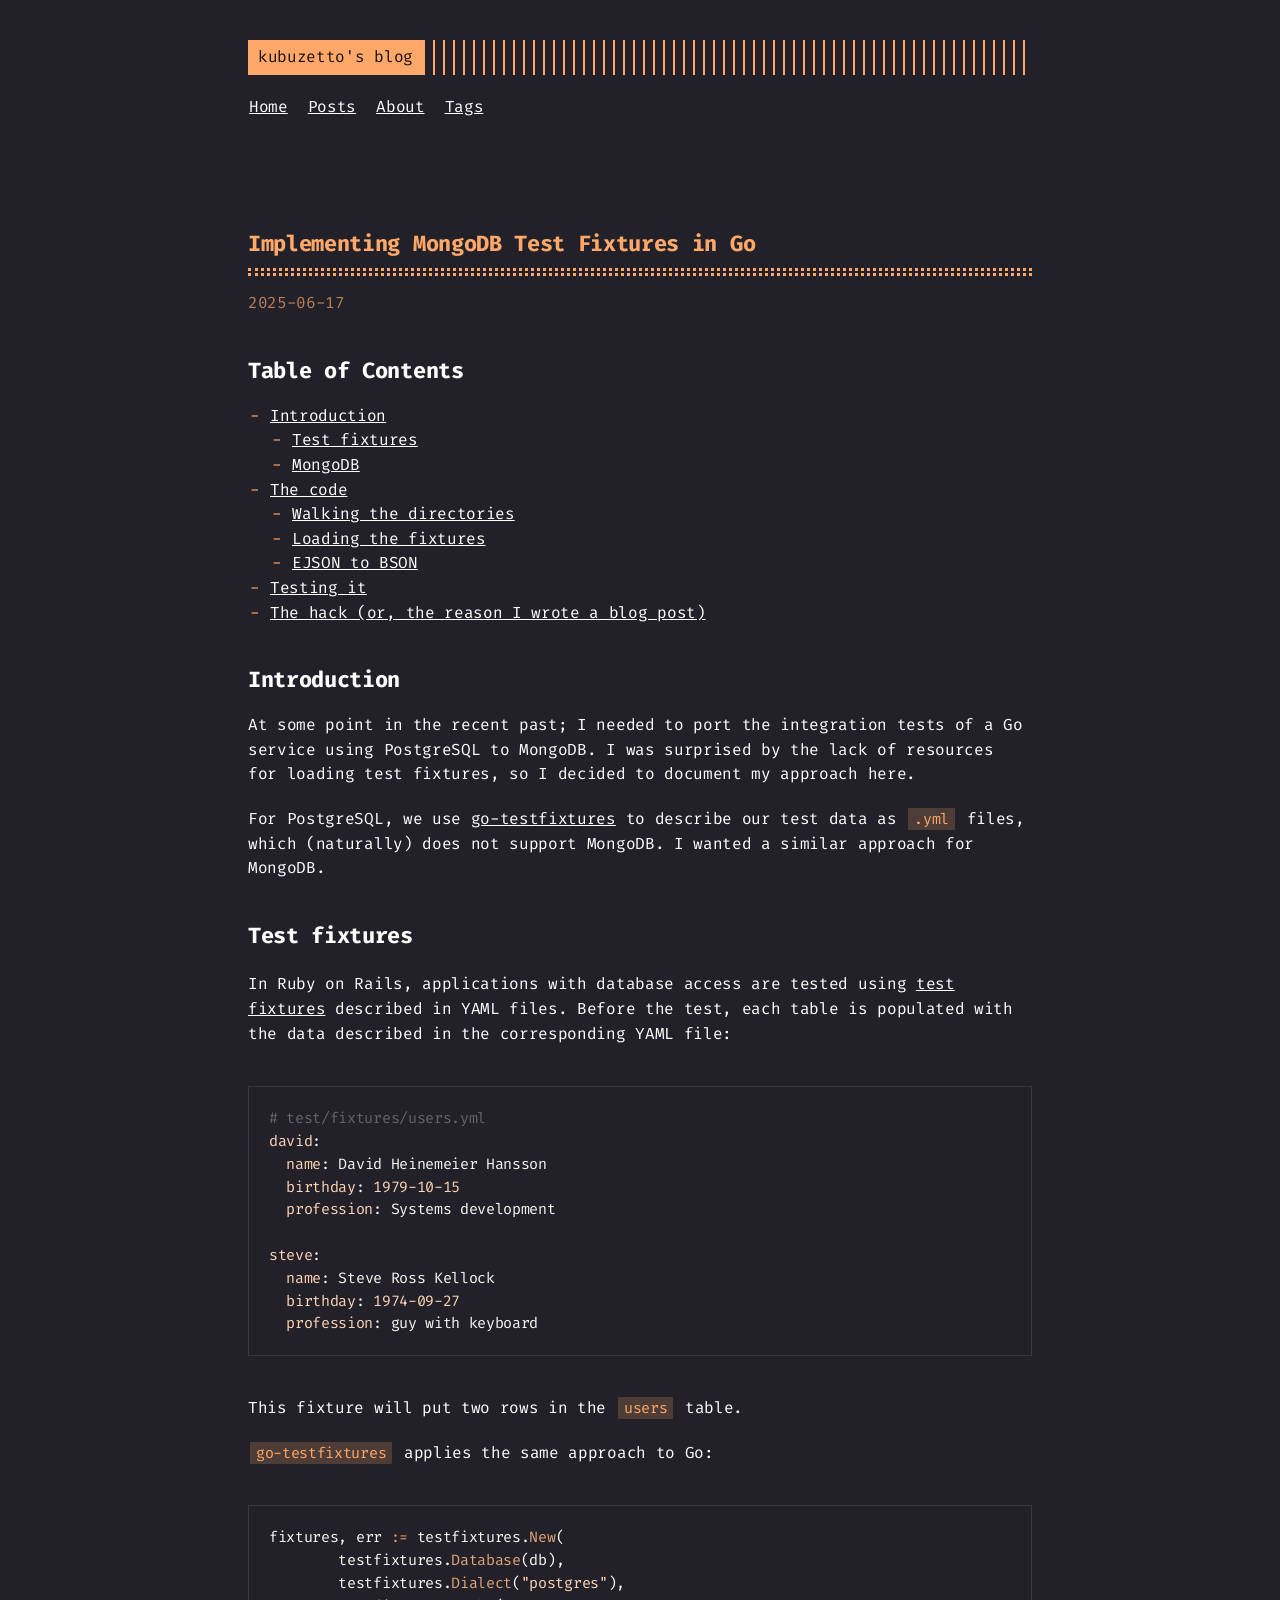
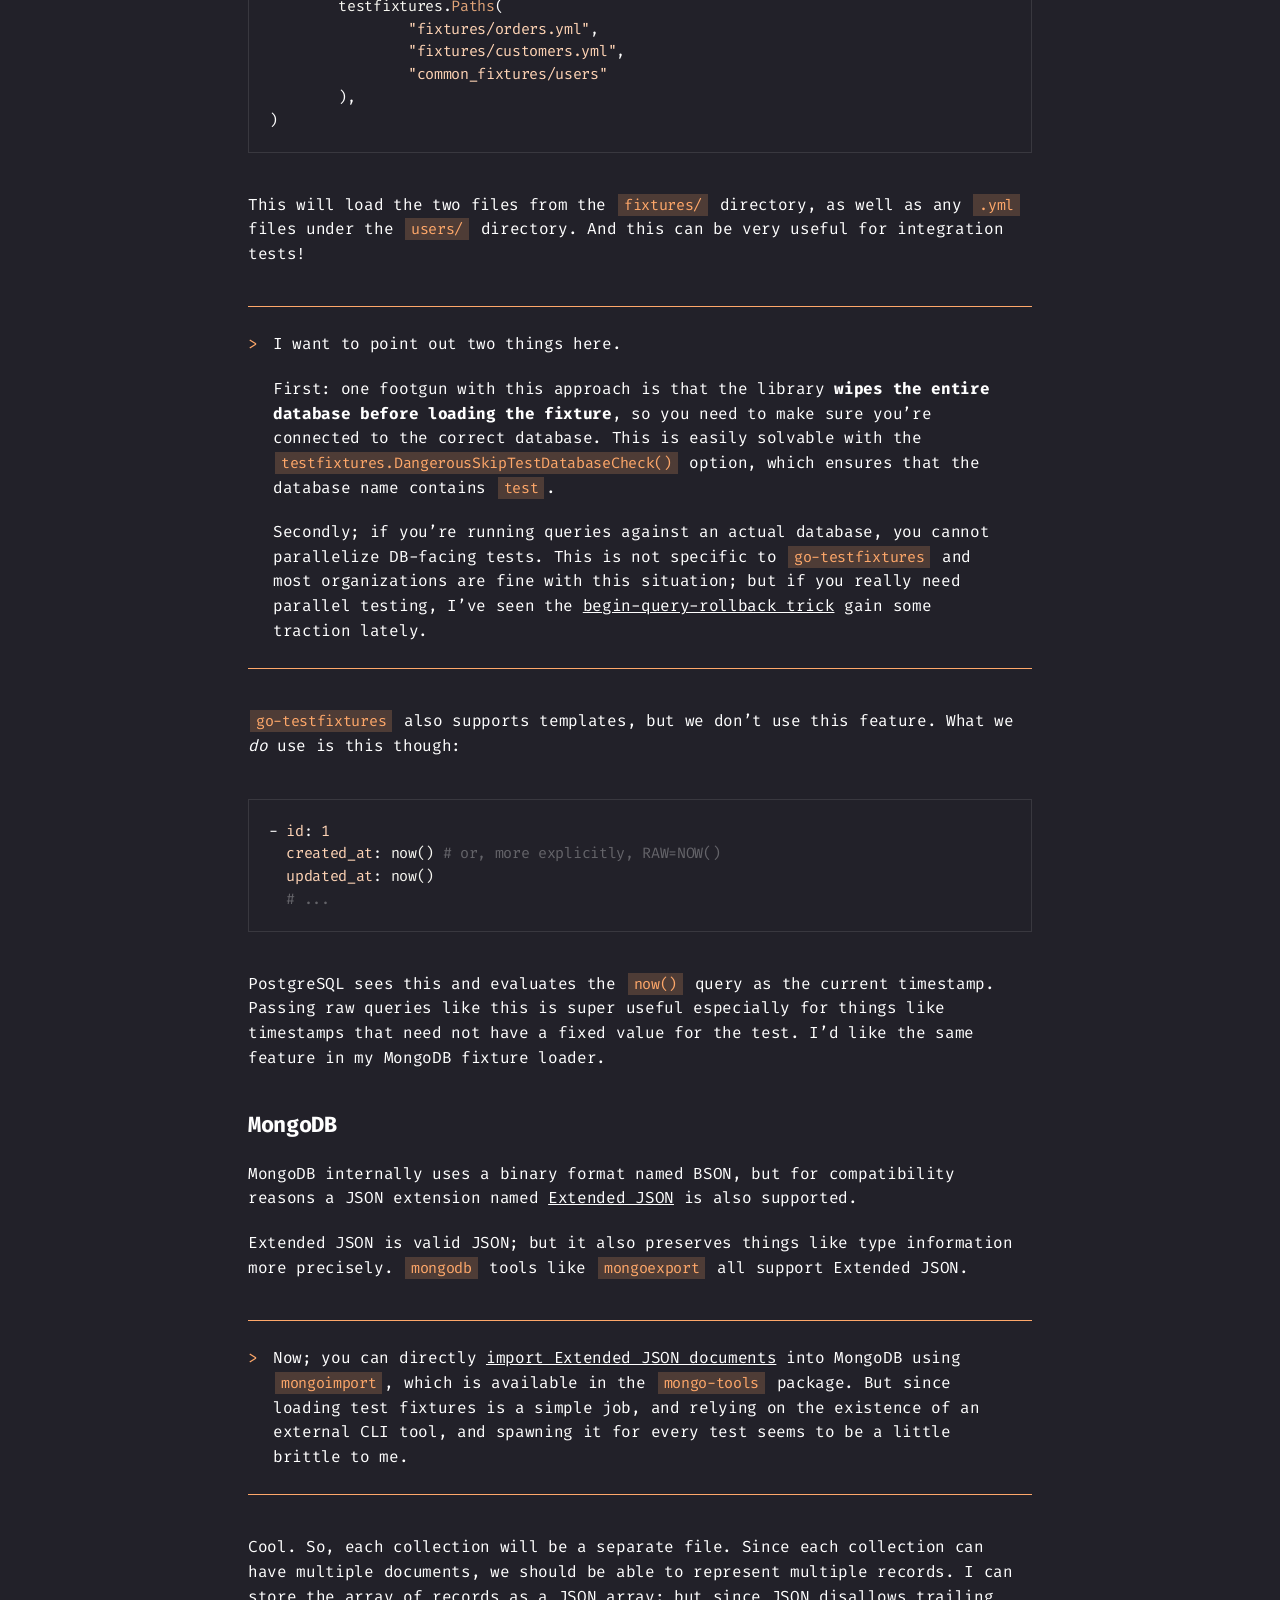
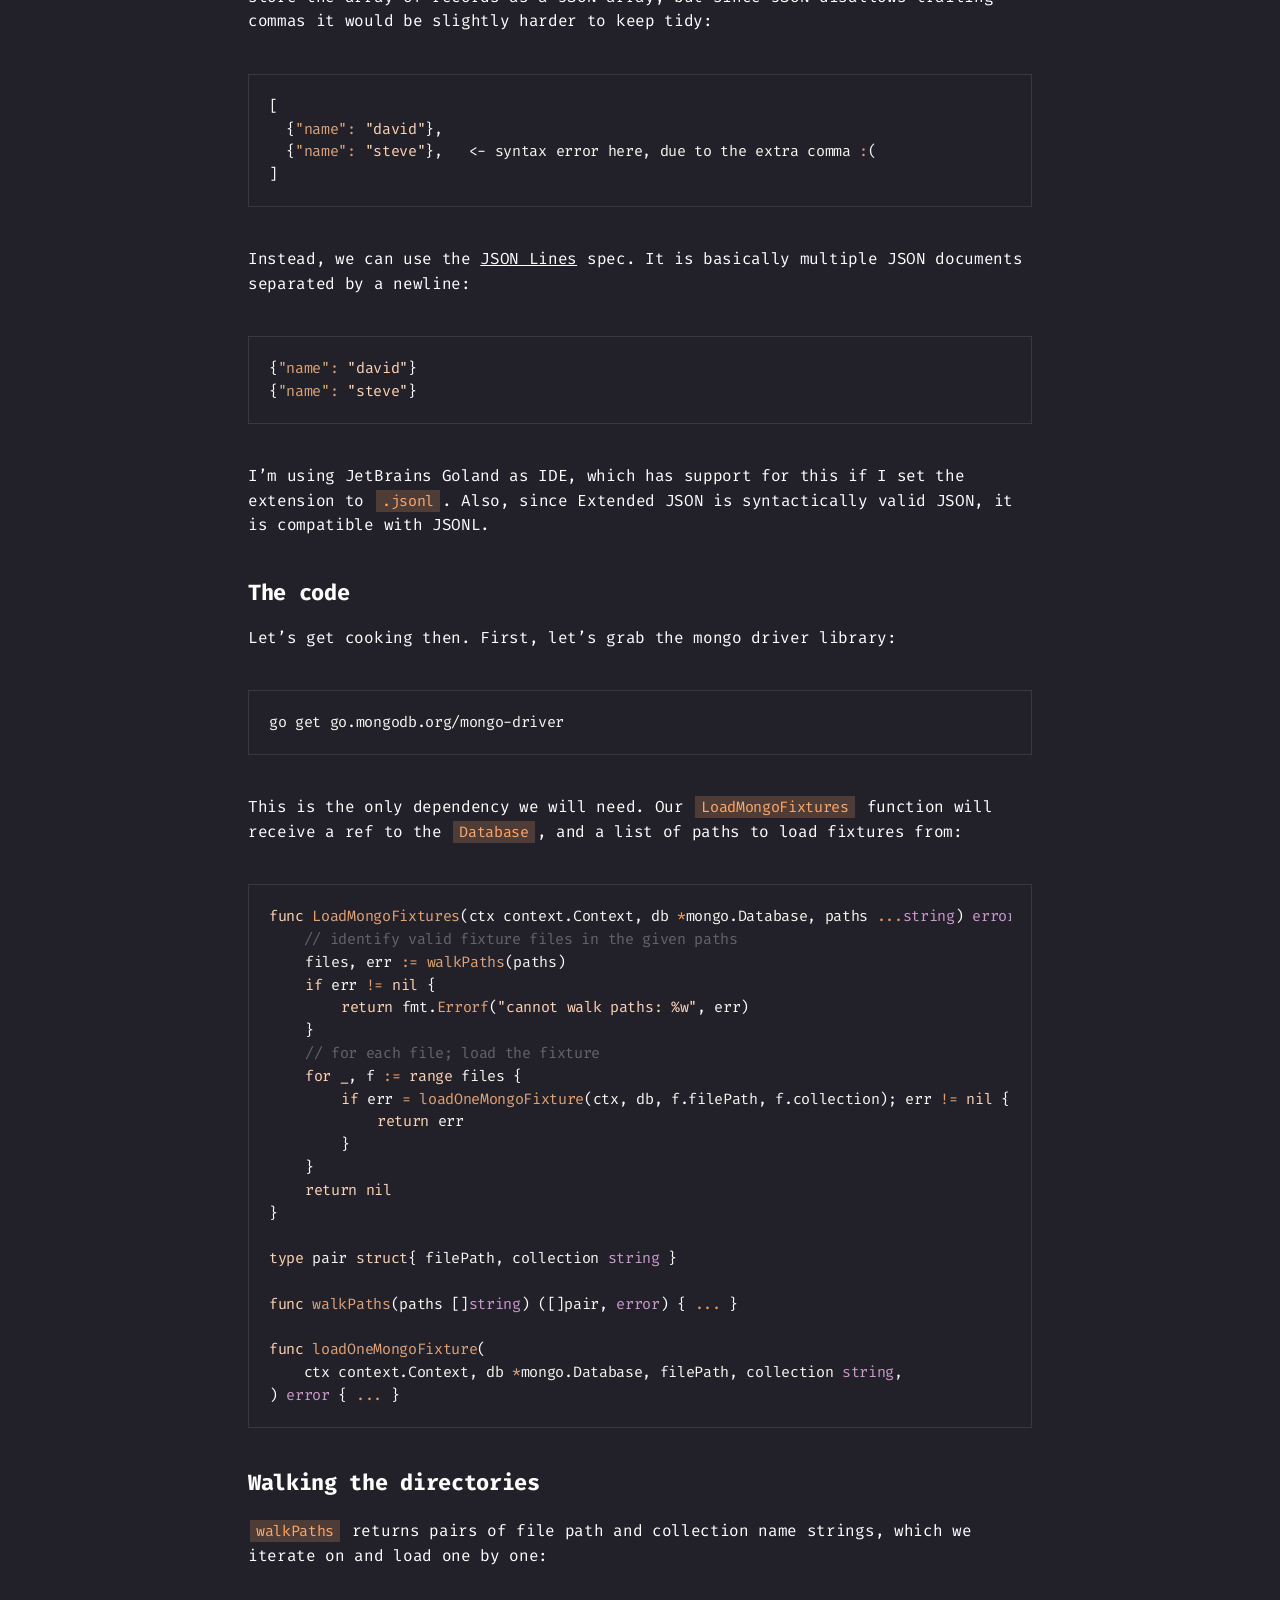
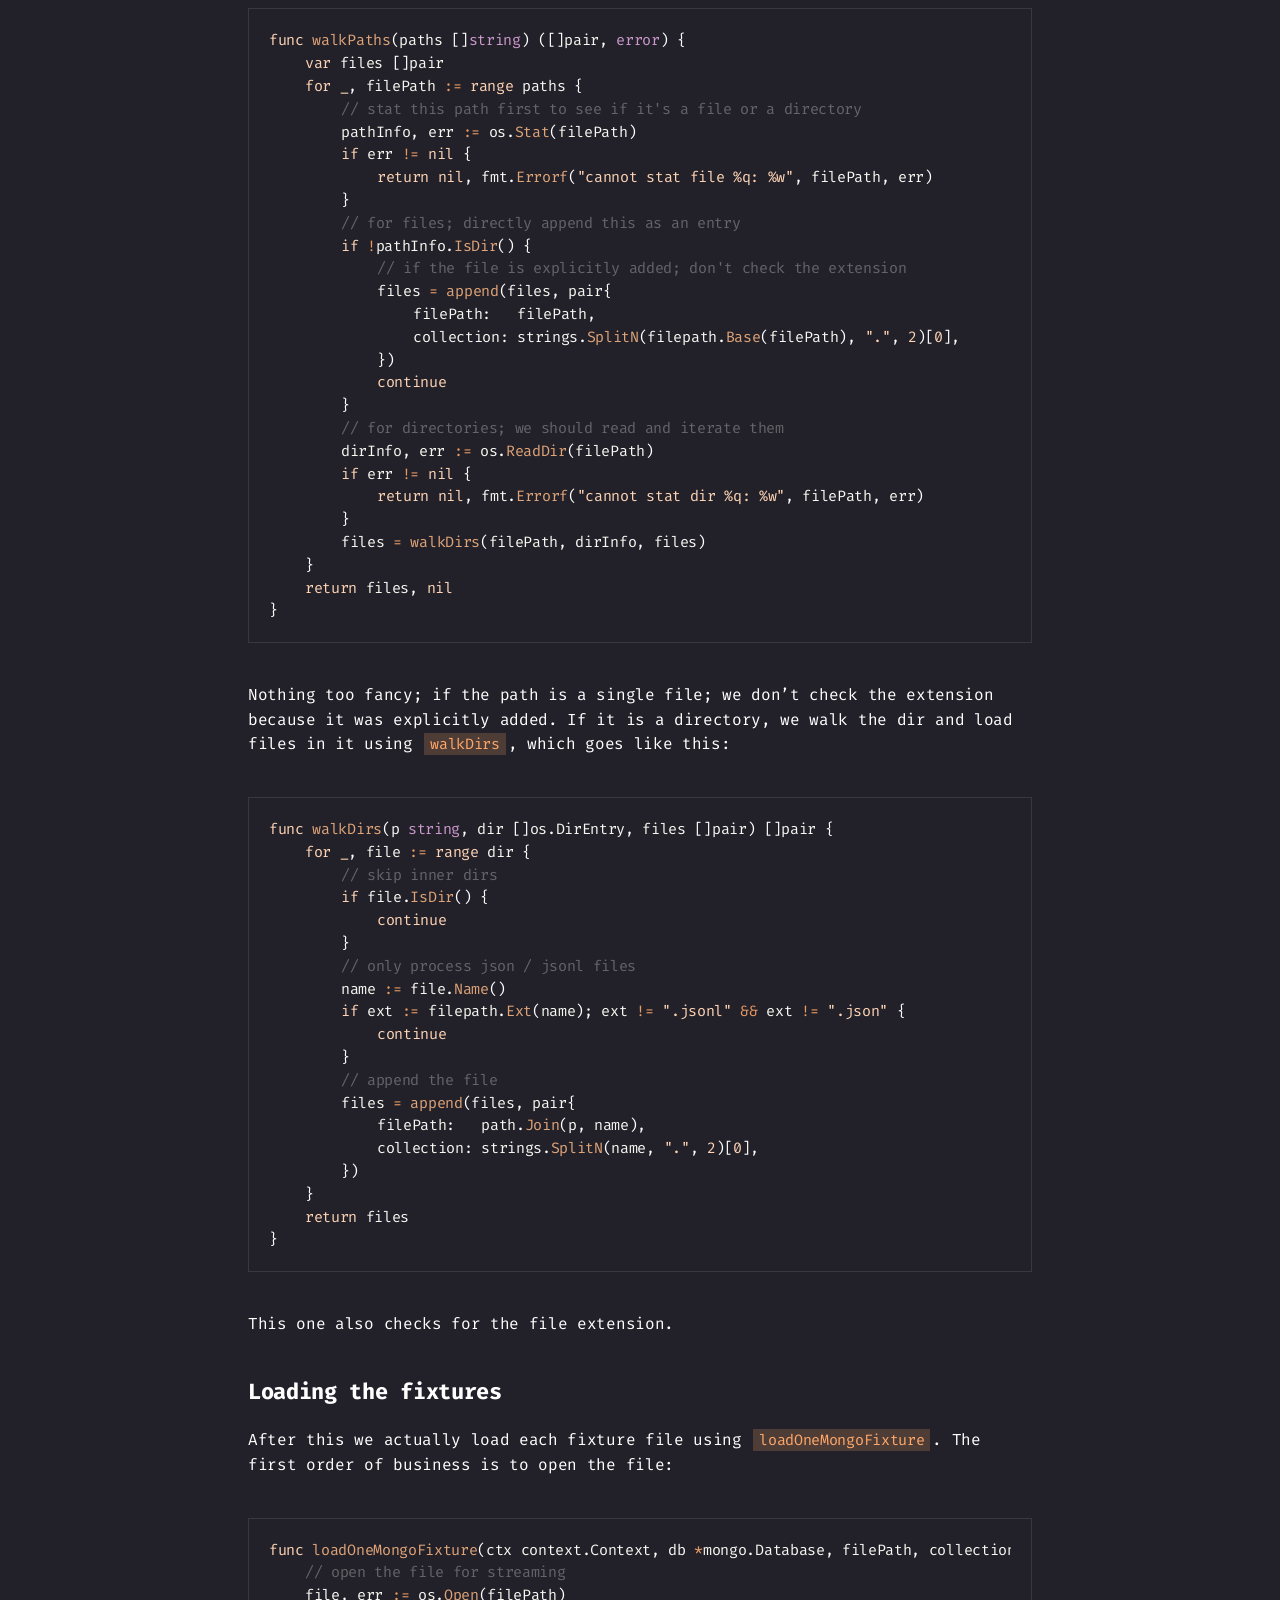
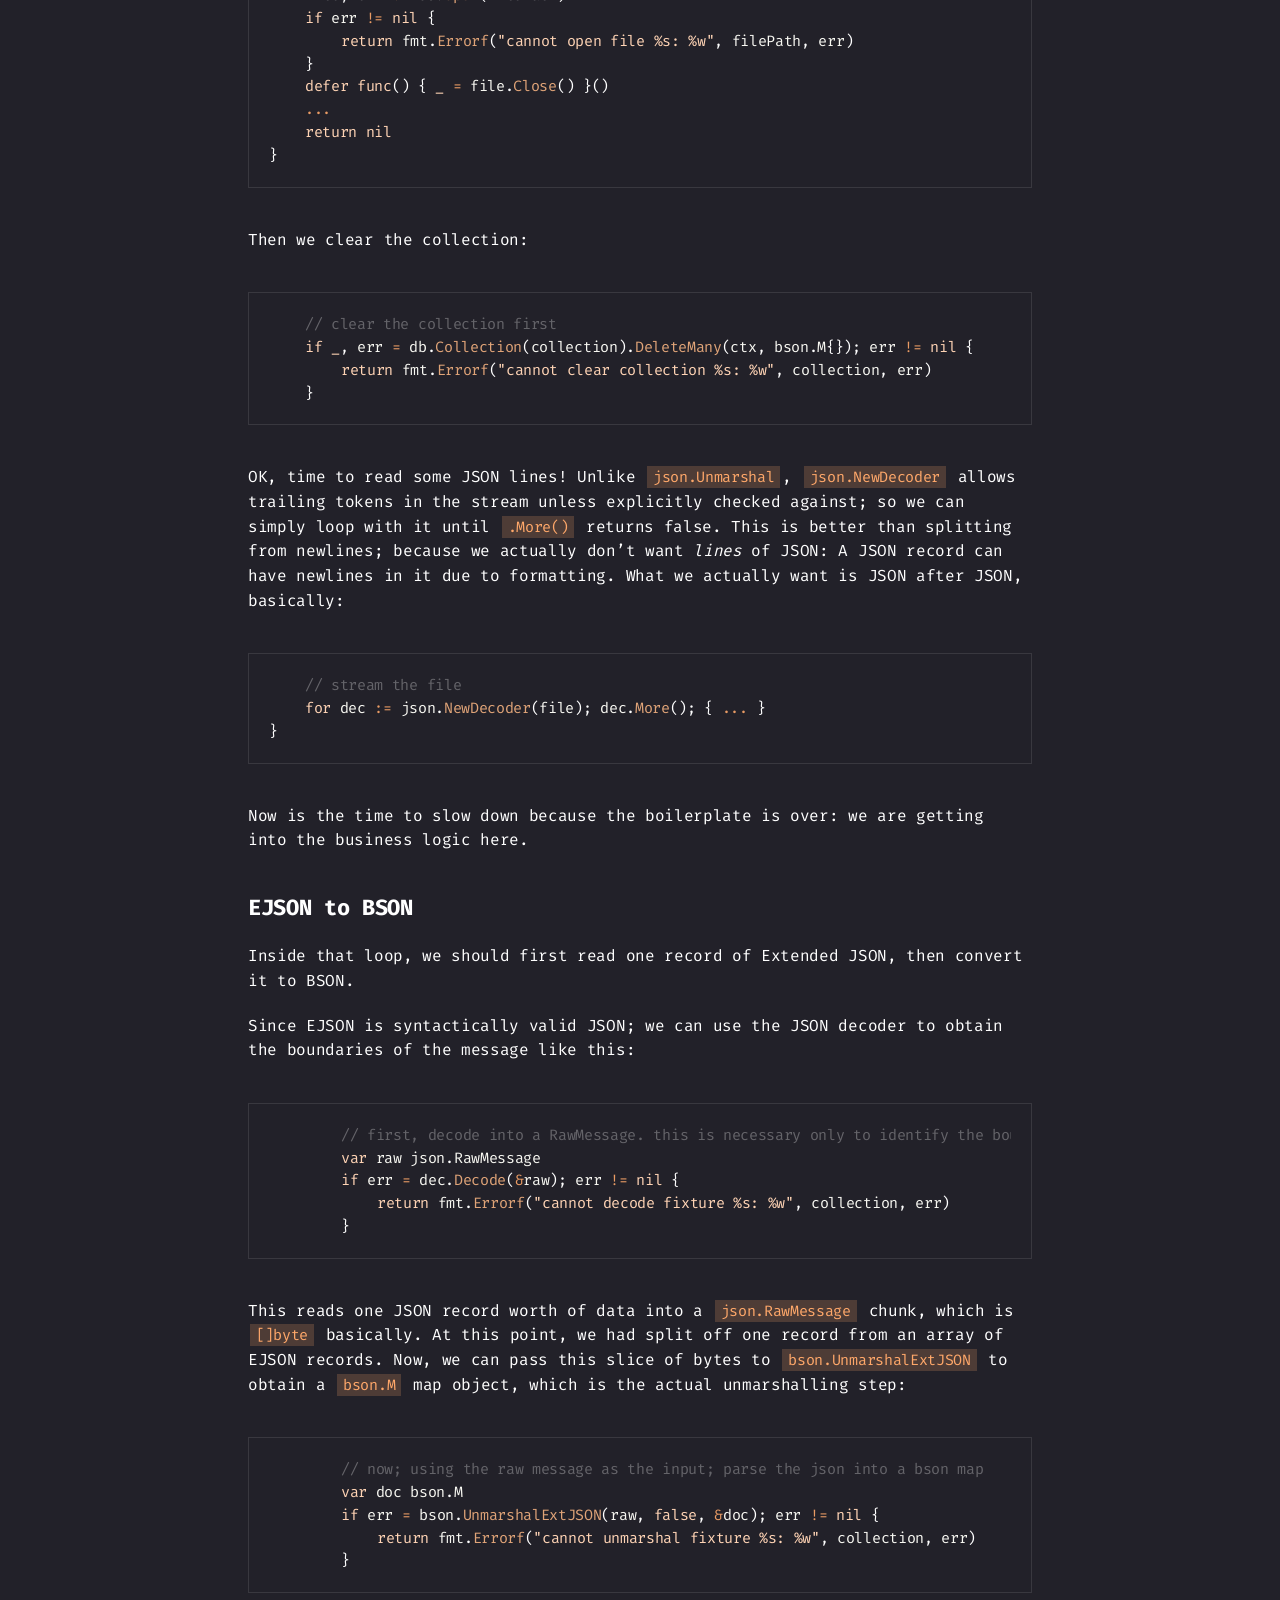
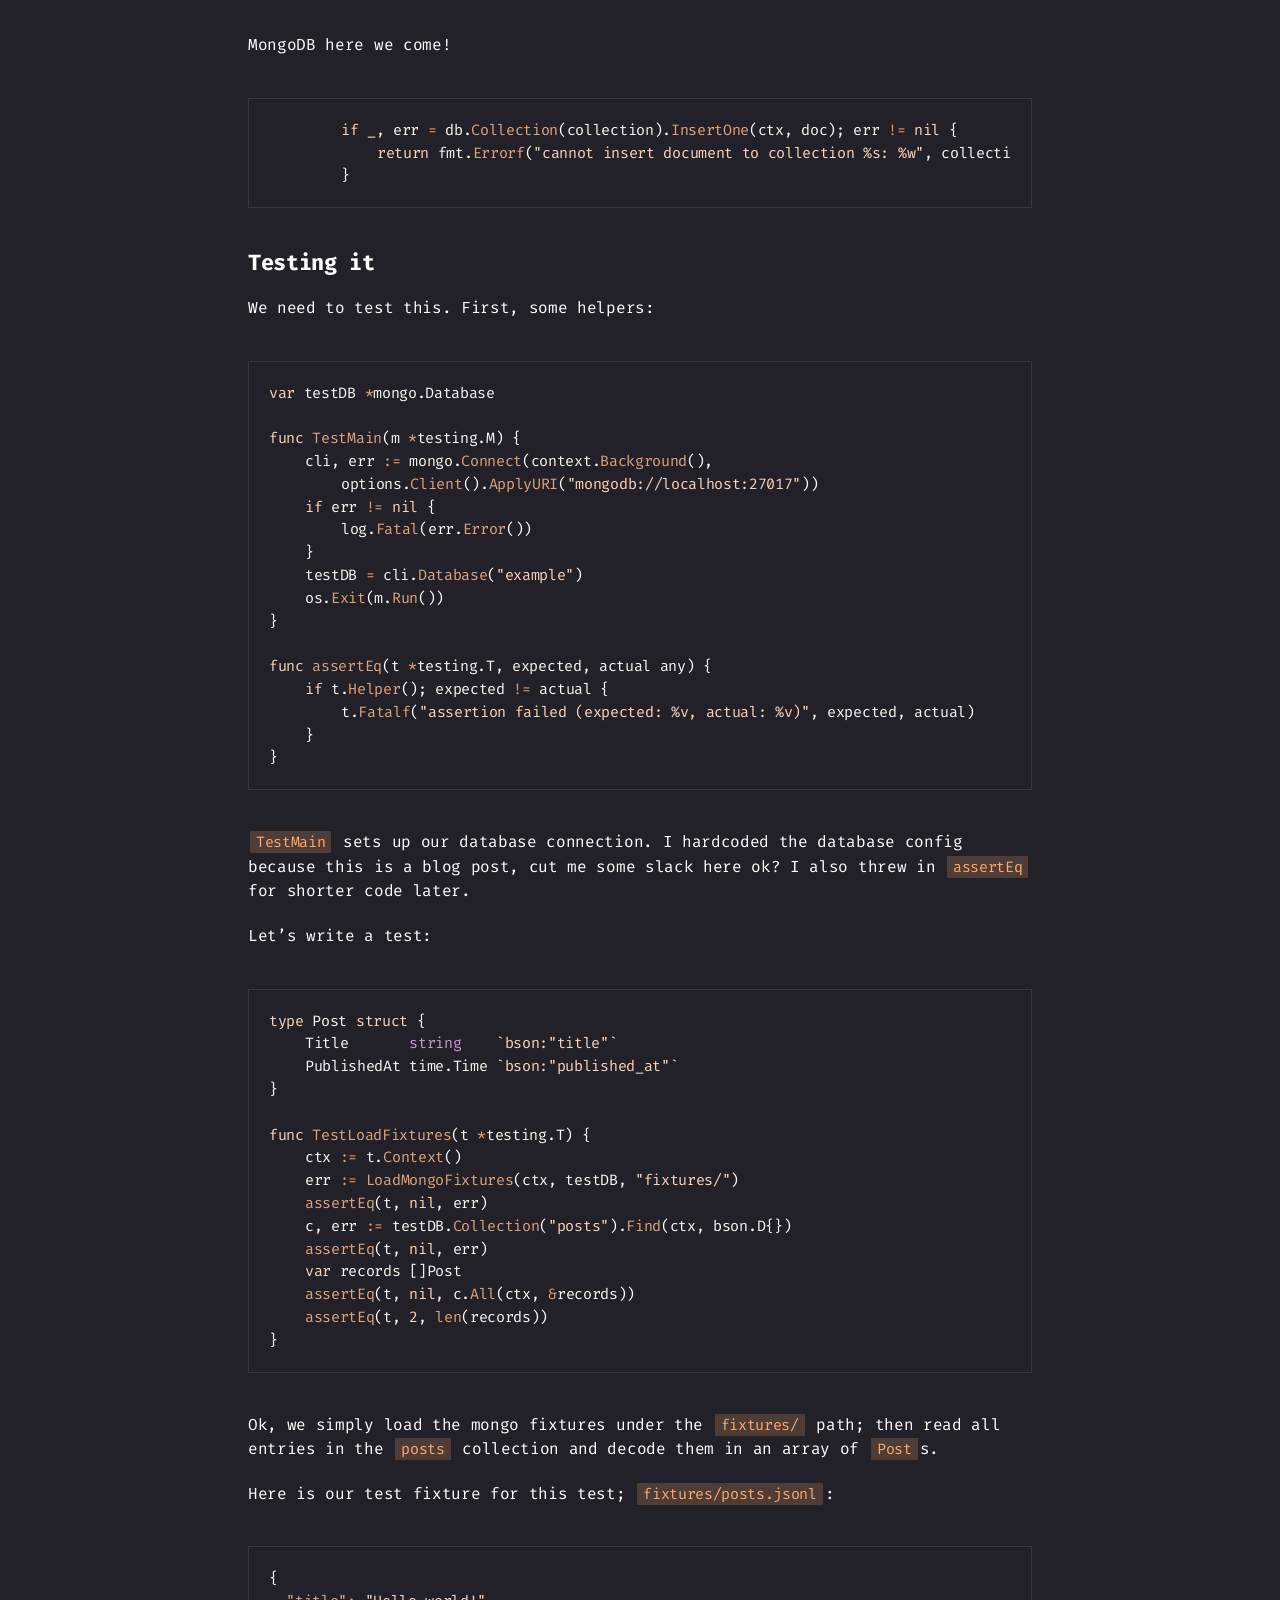
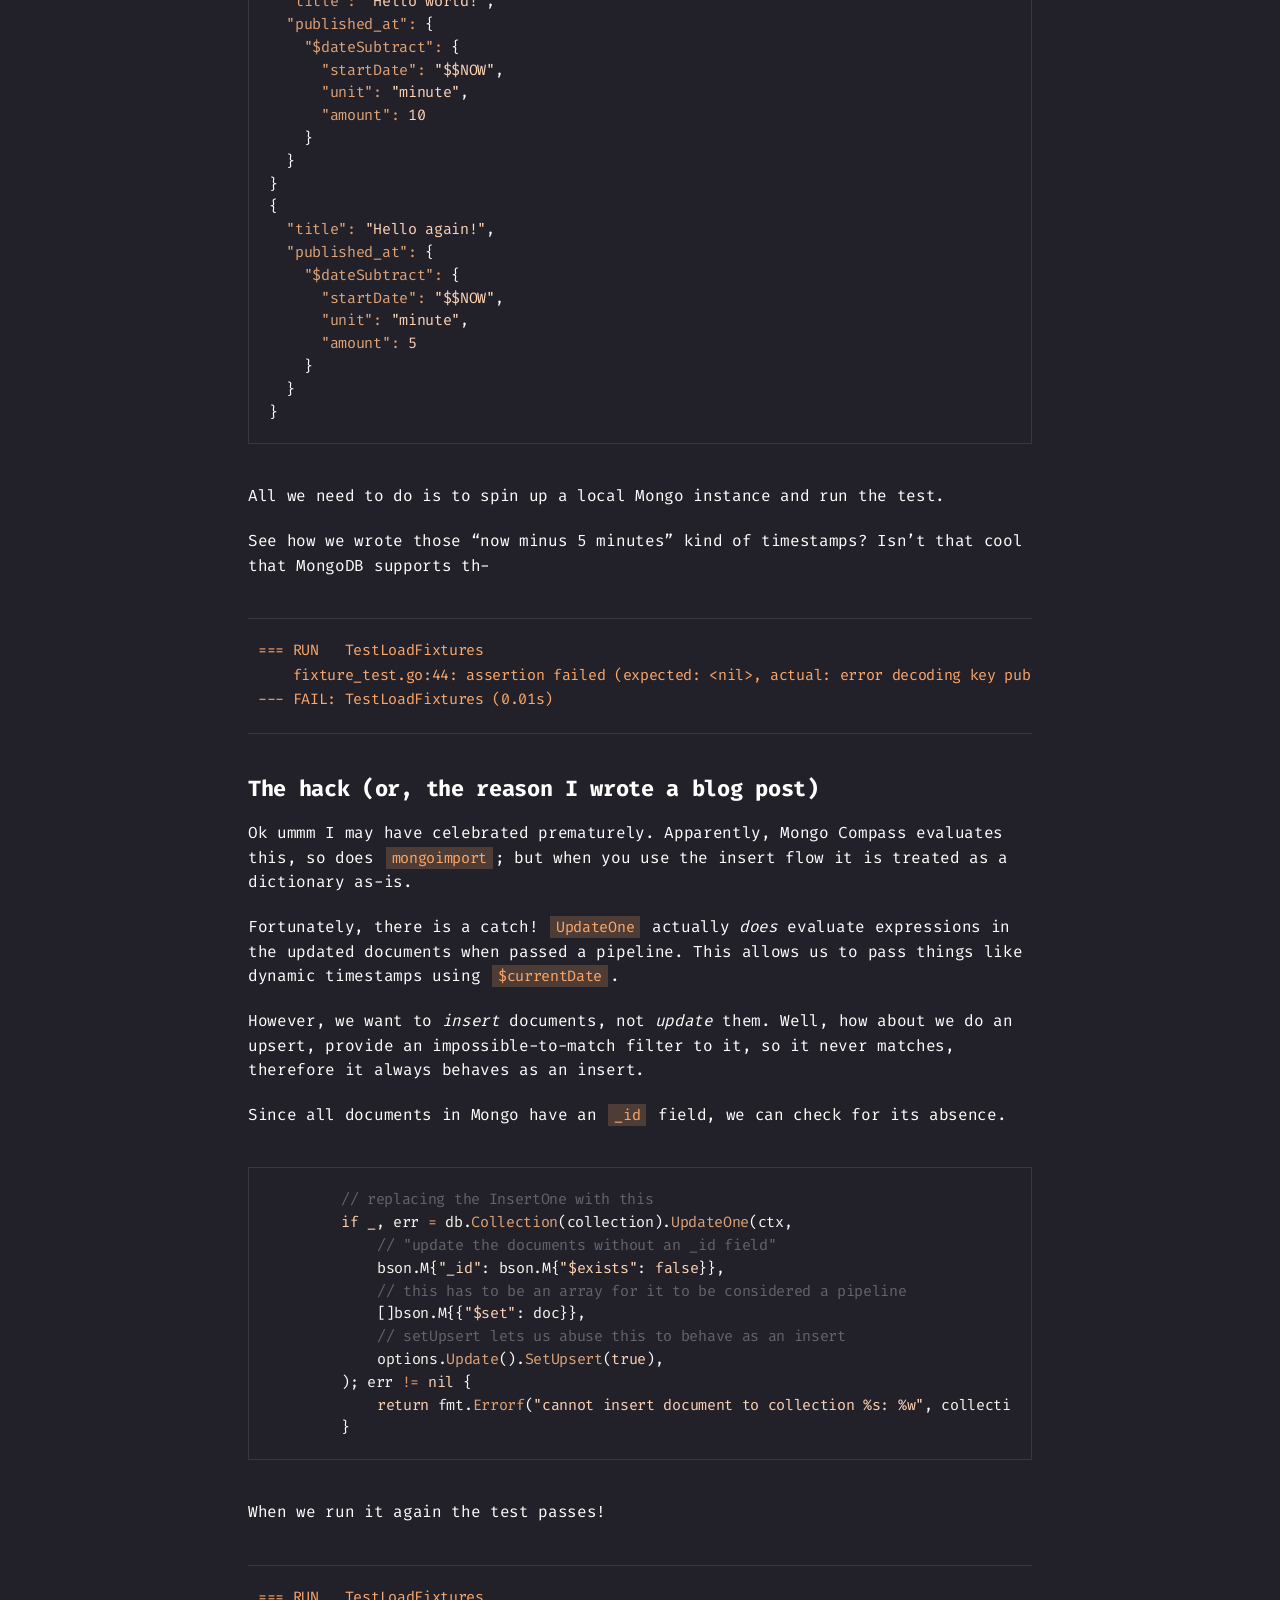
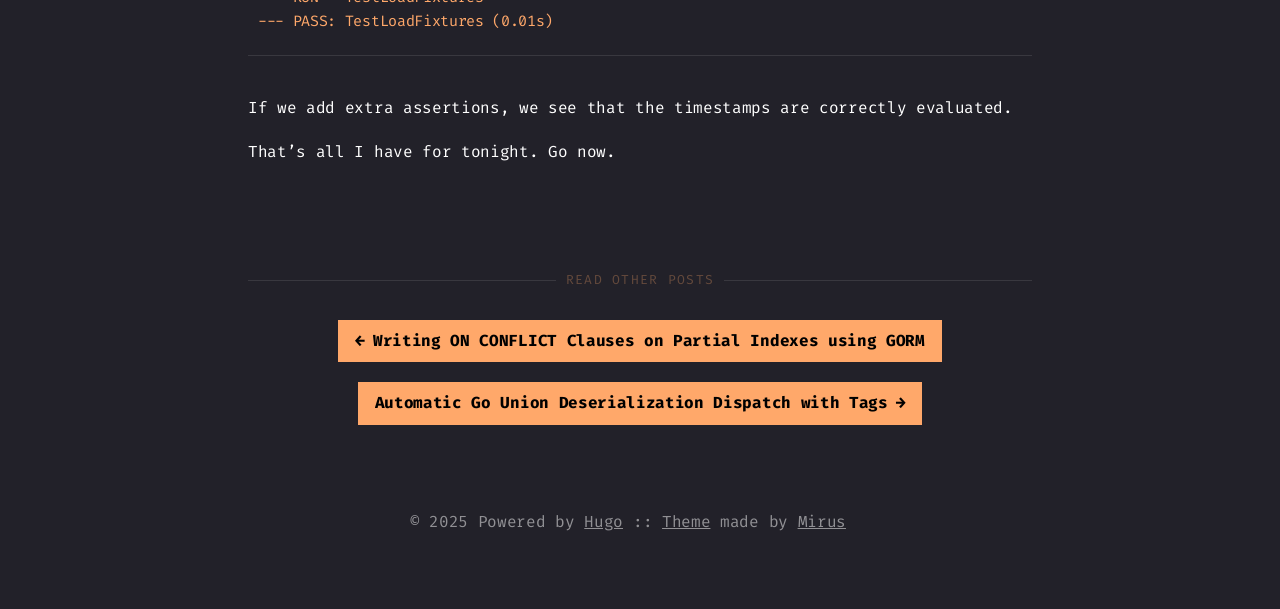
<file: posts/go-mongo-fixtures/index.html>
<!doctype html><html lang=en><head><title>Implementing MongoDB Test Fixtures in Go :: kubuzetto's blog</title>
<meta charset=utf-8><meta name=viewport content="width=device-width,initial-scale=1"><meta name=description content="Here is a way to load test fixtures for MongoDB in Go."><meta name=keywords content="go,mongodb,test"><meta name=robots content="noodp"><link rel=canonical href=/posts/go-mongo-fixtures/><link rel=stylesheet href=/styles.css><link rel="shortcut icon" href=/img/theme-colors/orange.png><link rel=apple-touch-icon href=/img/theme-colors/orange.png><meta name=twitter:card content="summary"><meta property="og:locale" content="en"><meta property="og:type" content="article"><meta property="og:title" content="Implementing MongoDB Test Fixtures in Go"><meta property="og:description" content="Here is a way to load test fixtures for MongoDB in Go."><meta property="og:url" content="/posts/go-mongo-fixtures/"><meta property="og:site_name" content="kubuzetto's blog"><meta property="og:image" content="/img/favicon/orange.png"><meta property="og:image:width" content="1200"><meta property="og:image:height" content="627"><meta property="article:published_time" content="2025-06-17 03:50:10 +0300 +0300"></head><body class=orange><div class="container center headings--one-size"><header class=header><div class=header__inner><div class=header__logo><a href=/><div class=logo>kubuzetto's blog</div></a></div><ul class="menu menu--mobile"><li class=menu__trigger>Menu&nbsp;▾</li><li><ul class=menu__dropdown><li><a href=/>Home</a></li><li><a href=/posts>Posts</a></li><li><a href=/pages/about/>About</a></li><li><a href=/tags>Tags</a></li></ul></li></ul></div><nav class=navigation-menu><ul class="navigation-menu__inner menu--desktop"><li><a href=/>Home</a></li><li><a href=/posts>Posts</a></li><li><a href=/pages/about/>About</a></li><li><a href=/tags>Tags</a></li></ul></nav></header><div class=content><article class=post><h1 class=post-title><a href=/posts/go-mongo-fixtures/>Implementing MongoDB Test Fixtures in Go</a></h1><div class=post-meta><time class=post-date>2025-06-17</time></div><div class=table-of-contents><h2>Table of Contents</h2><nav id=TableOfContents><ul><li><a href=#introduction>Introduction</a><ul><li><a href=#test-fixtures>Test fixtures</a></li><li><a href=#mongodb>MongoDB</a></li></ul></li><li><a href=#the-code>The code</a><ul><li><a href=#walking-the-directories>Walking the directories</a></li><li><a href=#loading-the-fixtures>Loading the fixtures</a></li><li><a href=#ejson-to-bson>EJSON to BSON</a></li></ul></li><li><a href=#testing-it>Testing it</a></li><li><a href=#the-hack-or-the-reason-i-wrote-a-blog-post>The hack (or, the reason I wrote a blog post)</a></li></ul></nav></div><div class=post-content><div><h2 id=introduction>Introduction<a href=#introduction class=hanchor arialabel=Anchor>&#8983;</a></h2><p>At some point in the recent past; I needed to port the integration tests of a Go service using PostgreSQL
to MongoDB. I was surprised by the lack of resources for loading test fixtures, so I decided to document
my approach here.</p><p>For PostgreSQL, we use <a href=https://github.com/go-testfixtures/testfixtures>go-testfixtures</a>
to describe our test data as <code>.yml</code> files, which (naturally) does not support MongoDB.
I wanted a similar approach for MongoDB.</p><h3 id=test-fixtures>Test fixtures<a href=#test-fixtures class=hanchor arialabel=Anchor>&#8983;</a></h3><p>In Ruby on Rails, applications with database access are tested using
<a href=https://guides.rubyonrails.org/testing.html#fixtures>test fixtures</a> described in YAML files.
Before the test, each table is populated with the data described in the corresponding YAML file:</p><div class=highlight><pre tabindex=0 style=color:#f8f8f2;background-color:#272822;-moz-tab-size:4;-o-tab-size:4;tab-size:4><code class=language-yaml data-lang=yaml><span style=display:flex><span><span style=color:#75715e># test/fixtures/users.yml</span>
</span></span><span style=display:flex><span><span style=color:#f92672>david</span>:
</span></span><span style=display:flex><span>  <span style=color:#f92672>name</span>: <span style=color:#ae81ff>David Heinemeier Hansson</span>
</span></span><span style=display:flex><span>  <span style=color:#f92672>birthday</span>: <span style=color:#e6db74>1979-10-15</span>
</span></span><span style=display:flex><span>  <span style=color:#f92672>profession</span>: <span style=color:#ae81ff>Systems development</span>
</span></span><span style=display:flex><span>
</span></span><span style=display:flex><span><span style=color:#f92672>steve</span>:
</span></span><span style=display:flex><span>  <span style=color:#f92672>name</span>: <span style=color:#ae81ff>Steve Ross Kellock</span>
</span></span><span style=display:flex><span>  <span style=color:#f92672>birthday</span>: <span style=color:#e6db74>1974-09-27</span>
</span></span><span style=display:flex><span>  <span style=color:#f92672>profession</span>: <span style=color:#ae81ff>guy with keyboard</span>
</span></span></code></pre></div><p>This fixture will put two rows in the <code>users</code> table.</p><p><code>go-testfixtures</code> applies the same approach to Go:</p><div class=highlight><pre tabindex=0 style=color:#f8f8f2;background-color:#272822;-moz-tab-size:4;-o-tab-size:4;tab-size:4><code class=language-go data-lang=go><span style=display:flex><span><span style=color:#a6e22e>fixtures</span>, <span style=color:#a6e22e>err</span> <span style=color:#f92672>:=</span> <span style=color:#a6e22e>testfixtures</span>.<span style=color:#a6e22e>New</span>(
</span></span><span style=display:flex><span>        <span style=color:#a6e22e>testfixtures</span>.<span style=color:#a6e22e>Database</span>(<span style=color:#a6e22e>db</span>),
</span></span><span style=display:flex><span>        <span style=color:#a6e22e>testfixtures</span>.<span style=color:#a6e22e>Dialect</span>(<span style=color:#e6db74>&#34;postgres&#34;</span>),
</span></span><span style=display:flex><span>        <span style=color:#a6e22e>testfixtures</span>.<span style=color:#a6e22e>Paths</span>(
</span></span><span style=display:flex><span>                <span style=color:#e6db74>&#34;fixtures/orders.yml&#34;</span>,
</span></span><span style=display:flex><span>                <span style=color:#e6db74>&#34;fixtures/customers.yml&#34;</span>,
</span></span><span style=display:flex><span>                <span style=color:#e6db74>&#34;common_fixtures/users&#34;</span>
</span></span><span style=display:flex><span>        ),
</span></span><span style=display:flex><span>)
</span></span></code></pre></div><p>This will load the two files from the <code>fixtures/</code> directory, as well as any <code>.yml</code> files under the <code>users/</code> directory.
And this can be very useful for integration tests!</p><blockquote><p>I want to point out two things here.</p><p>First: one footgun with this approach is that the library <strong>wipes the entire database before
loading the fixture</strong>, so you need to make sure you&rsquo;re connected to the correct database.
This is easily solvable with the <code>testfixtures.DangerousSkipTestDatabaseCheck()</code> option, which
ensures that the database name contains <code>test</code>.</p><p>Secondly; if you&rsquo;re running queries against an actual database, you cannot parallelize DB-facing tests.
This is not specific to <code>go-testfixtures</code> and most organizations are fine with this situation; but if
you really need parallel testing, I&rsquo;ve seen the <a href=https://github.com/DATA-DOG/go-txdb>begin-query-rollback trick</a>
gain some traction lately.</p></blockquote><p><code>go-testfixtures</code> also supports templates, but we don&rsquo;t use this feature. What we <em>do</em> use is this though:</p><div class=highlight><pre tabindex=0 style=color:#f8f8f2;background-color:#272822;-moz-tab-size:4;-o-tab-size:4;tab-size:4><code class=language-yaml data-lang=yaml><span style=display:flex><span>- <span style=color:#f92672>id</span>: <span style=color:#ae81ff>1</span>
</span></span><span style=display:flex><span>  <span style=color:#f92672>created_at</span>: <span style=color:#ae81ff>now()</span> <span style=color:#75715e># or, more explicitly, RAW=NOW()</span>
</span></span><span style=display:flex><span>  <span style=color:#f92672>updated_at</span>: <span style=color:#ae81ff>now()</span>
</span></span><span style=display:flex><span>  <span style=color:#75715e># ...</span>
</span></span></code></pre></div><p>PostgreSQL sees this and evaluates the <code>now()</code> query as the current timestamp. Passing raw queries like
this is super useful especially for things like timestamps that need not have a fixed value for the test.
I&rsquo;d like the same feature in my MongoDB fixture loader.</p><h3 id=mongodb>MongoDB<a href=#mongodb class=hanchor arialabel=Anchor>&#8983;</a></h3><p>MongoDB internally uses a binary format named BSON, but for compatibility reasons a JSON extension named
<a href=https://www.mongodb.com/docs/manual/reference/mongodb-extended-json/>Extended JSON</a> is also supported.</p><p>Extended JSON is valid JSON; but it also preserves things like type information more precisely.
<code>mongodb</code> tools like <code>mongoexport</code> all support Extended JSON.</p><blockquote><p>Now; you can directly
<a href=https://www.mongodb.com/resources/languages/json-to-mongodb>import Extended JSON documents</a>
into MongoDB using <code>mongoimport</code>, which is available in the <code>mongo-tools</code> package.
But since loading test fixtures is a simple job, and relying on the existence of an
external CLI tool, and spawning it for every test seems to be a little brittle to me.</p></blockquote><p>Cool. So, each collection will be a separate file. Since each collection can have multiple
documents, we should be able to represent multiple records. I can store the array of records
as a JSON array; but since JSON disallows trailing commas it would be slightly harder to keep tidy:</p><div class=highlight><pre tabindex=0 style=color:#f8f8f2;background-color:#272822;-moz-tab-size:4;-o-tab-size:4;tab-size:4><code class=language-json data-lang=json><span style=display:flex><span>[
</span></span><span style=display:flex><span>  {<span style=color:#f92672>&#34;name&#34;</span>: <span style=color:#e6db74>&#34;david&#34;</span>},
</span></span><span style=display:flex><span>  {<span style=color:#f92672>&#34;name&#34;</span>: <span style=color:#e6db74>&#34;steve&#34;</span>},   <span style=color:#960050;background-color:#1e0010>&lt;-</span> <span style=color:#960050;background-color:#1e0010>syntax</span> <span style=color:#960050;background-color:#1e0010>error</span> <span style=color:#960050;background-color:#1e0010>here</span>, <span style=color:#960050;background-color:#1e0010>due</span> <span style=color:#960050;background-color:#1e0010>to</span> <span style=color:#960050;background-color:#1e0010>the</span> <span style=color:#960050;background-color:#1e0010>extra</span> <span style=color:#960050;background-color:#1e0010>comma</span> <span style=color:#960050;background-color:#1e0010>:(</span>
</span></span><span style=display:flex><span>]
</span></span></code></pre></div><p>Instead, we can use the <a href=https://jsonlines.org/>JSON Lines</a> spec. It is basically multiple JSON
documents separated by a newline:</p><div class=highlight><pre tabindex=0 style=color:#f8f8f2;background-color:#272822;-moz-tab-size:4;-o-tab-size:4;tab-size:4><code class=language-json data-lang=json><span style=display:flex><span>{<span style=color:#f92672>&#34;name&#34;</span>: <span style=color:#e6db74>&#34;david&#34;</span>}
</span></span><span style=display:flex><span>{<span style=color:#f92672>&#34;name&#34;</span>: <span style=color:#e6db74>&#34;steve&#34;</span>}
</span></span></code></pre></div><p>I&rsquo;m using JetBrains Goland as IDE, which has support for this if I set the extension to <code>.jsonl</code>.
Also, since Extended JSON is syntactically valid JSON, it is compatible with JSONL.</p><h2 id=the-code>The code<a href=#the-code class=hanchor arialabel=Anchor>&#8983;</a></h2><p>Let&rsquo;s get cooking then. First, let&rsquo;s grab the mongo driver library:</p><div class=highlight><pre tabindex=0 style=color:#f8f8f2;background-color:#272822;-moz-tab-size:4;-o-tab-size:4;tab-size:4><code class=language-shell data-lang=shell><span style=display:flex><span>go get go.mongodb.org/mongo-driver
</span></span></code></pre></div><p>This is the only dependency we will need. Our <code>LoadMongoFixtures</code> function will receive a ref to the
<code>Database</code>, and a list of paths to load fixtures from:</p><div class=highlight><pre tabindex=0 style=color:#f8f8f2;background-color:#272822;-moz-tab-size:4;-o-tab-size:4;tab-size:4><code class=language-go data-lang=go><span style=display:flex><span><span style=color:#66d9ef>func</span> <span style=color:#a6e22e>LoadMongoFixtures</span>(<span style=color:#a6e22e>ctx</span> <span style=color:#a6e22e>context</span>.<span style=color:#a6e22e>Context</span>, <span style=color:#a6e22e>db</span> <span style=color:#f92672>*</span><span style=color:#a6e22e>mongo</span>.<span style=color:#a6e22e>Database</span>, <span style=color:#a6e22e>paths</span> <span style=color:#f92672>...</span><span style=color:#66d9ef>string</span>) <span style=color:#66d9ef>error</span> {
</span></span><span style=display:flex><span>    <span style=color:#75715e>// identify valid fixture files in the given paths
</span></span></span><span style=display:flex><span><span style=color:#75715e></span>	<span style=color:#a6e22e>files</span>, <span style=color:#a6e22e>err</span> <span style=color:#f92672>:=</span> <span style=color:#a6e22e>walkPaths</span>(<span style=color:#a6e22e>paths</span>)
</span></span><span style=display:flex><span>	<span style=color:#66d9ef>if</span> <span style=color:#a6e22e>err</span> <span style=color:#f92672>!=</span> <span style=color:#66d9ef>nil</span> {
</span></span><span style=display:flex><span>		<span style=color:#66d9ef>return</span> <span style=color:#a6e22e>fmt</span>.<span style=color:#a6e22e>Errorf</span>(<span style=color:#e6db74>&#34;cannot walk paths: %w&#34;</span>, <span style=color:#a6e22e>err</span>)
</span></span><span style=display:flex><span>	}
</span></span><span style=display:flex><span>	<span style=color:#75715e>// for each file; load the fixture
</span></span></span><span style=display:flex><span><span style=color:#75715e></span>	<span style=color:#66d9ef>for</span> <span style=color:#a6e22e>_</span>, <span style=color:#a6e22e>f</span> <span style=color:#f92672>:=</span> <span style=color:#66d9ef>range</span> <span style=color:#a6e22e>files</span> {
</span></span><span style=display:flex><span>		<span style=color:#66d9ef>if</span> <span style=color:#a6e22e>err</span> = <span style=color:#a6e22e>loadOneMongoFixture</span>(<span style=color:#a6e22e>ctx</span>, <span style=color:#a6e22e>db</span>, <span style=color:#a6e22e>f</span>.<span style=color:#a6e22e>filePath</span>, <span style=color:#a6e22e>f</span>.<span style=color:#a6e22e>collection</span>); <span style=color:#a6e22e>err</span> <span style=color:#f92672>!=</span> <span style=color:#66d9ef>nil</span> {
</span></span><span style=display:flex><span>			<span style=color:#66d9ef>return</span> <span style=color:#a6e22e>err</span>
</span></span><span style=display:flex><span>		}
</span></span><span style=display:flex><span>	}
</span></span><span style=display:flex><span>	<span style=color:#66d9ef>return</span> <span style=color:#66d9ef>nil</span>
</span></span><span style=display:flex><span>}
</span></span><span style=display:flex><span>
</span></span><span style=display:flex><span><span style=color:#66d9ef>type</span> <span style=color:#a6e22e>pair</span> <span style=color:#66d9ef>struct</span>{ <span style=color:#a6e22e>filePath</span>, <span style=color:#a6e22e>collection</span> <span style=color:#66d9ef>string</span> }
</span></span><span style=display:flex><span>
</span></span><span style=display:flex><span><span style=color:#66d9ef>func</span> <span style=color:#a6e22e>walkPaths</span>(<span style=color:#a6e22e>paths</span> []<span style=color:#66d9ef>string</span>) ([]<span style=color:#a6e22e>pair</span>, <span style=color:#66d9ef>error</span>) { <span style=color:#f92672>...</span> }
</span></span><span style=display:flex><span>
</span></span><span style=display:flex><span><span style=color:#66d9ef>func</span> <span style=color:#a6e22e>loadOneMongoFixture</span>(
</span></span><span style=display:flex><span>    <span style=color:#a6e22e>ctx</span> <span style=color:#a6e22e>context</span>.<span style=color:#a6e22e>Context</span>, <span style=color:#a6e22e>db</span> <span style=color:#f92672>*</span><span style=color:#a6e22e>mongo</span>.<span style=color:#a6e22e>Database</span>, <span style=color:#a6e22e>filePath</span>, <span style=color:#a6e22e>collection</span> <span style=color:#66d9ef>string</span>,
</span></span><span style=display:flex><span>) <span style=color:#66d9ef>error</span> { <span style=color:#f92672>...</span> }
</span></span></code></pre></div><h3 id=walking-the-directories>Walking the directories<a href=#walking-the-directories class=hanchor arialabel=Anchor>&#8983;</a></h3><p><code>walkPaths</code> returns pairs of file path and collection name strings, which we iterate on and load one by one:</p><div class=highlight><pre tabindex=0 style=color:#f8f8f2;background-color:#272822;-moz-tab-size:4;-o-tab-size:4;tab-size:4><code class=language-go data-lang=go><span style=display:flex><span><span style=color:#66d9ef>func</span> <span style=color:#a6e22e>walkPaths</span>(<span style=color:#a6e22e>paths</span> []<span style=color:#66d9ef>string</span>) ([]<span style=color:#a6e22e>pair</span>, <span style=color:#66d9ef>error</span>) {
</span></span><span style=display:flex><span>	<span style=color:#66d9ef>var</span> <span style=color:#a6e22e>files</span> []<span style=color:#a6e22e>pair</span>
</span></span><span style=display:flex><span>	<span style=color:#66d9ef>for</span> <span style=color:#a6e22e>_</span>, <span style=color:#a6e22e>filePath</span> <span style=color:#f92672>:=</span> <span style=color:#66d9ef>range</span> <span style=color:#a6e22e>paths</span> {
</span></span><span style=display:flex><span>		<span style=color:#75715e>// stat this path first to see if it&#39;s a file or a directory
</span></span></span><span style=display:flex><span><span style=color:#75715e></span>		<span style=color:#a6e22e>pathInfo</span>, <span style=color:#a6e22e>err</span> <span style=color:#f92672>:=</span> <span style=color:#a6e22e>os</span>.<span style=color:#a6e22e>Stat</span>(<span style=color:#a6e22e>filePath</span>)
</span></span><span style=display:flex><span>		<span style=color:#66d9ef>if</span> <span style=color:#a6e22e>err</span> <span style=color:#f92672>!=</span> <span style=color:#66d9ef>nil</span> {
</span></span><span style=display:flex><span>			<span style=color:#66d9ef>return</span> <span style=color:#66d9ef>nil</span>, <span style=color:#a6e22e>fmt</span>.<span style=color:#a6e22e>Errorf</span>(<span style=color:#e6db74>&#34;cannot stat file %q: %w&#34;</span>, <span style=color:#a6e22e>filePath</span>, <span style=color:#a6e22e>err</span>)
</span></span><span style=display:flex><span>		}
</span></span><span style=display:flex><span>		<span style=color:#75715e>// for files; directly append this as an entry
</span></span></span><span style=display:flex><span><span style=color:#75715e></span>		<span style=color:#66d9ef>if</span> !<span style=color:#a6e22e>pathInfo</span>.<span style=color:#a6e22e>IsDir</span>() {
</span></span><span style=display:flex><span>			<span style=color:#75715e>// if the file is explicitly added; don&#39;t check the extension
</span></span></span><span style=display:flex><span><span style=color:#75715e></span>			<span style=color:#a6e22e>files</span> = append(<span style=color:#a6e22e>files</span>, <span style=color:#a6e22e>pair</span>{
</span></span><span style=display:flex><span>				<span style=color:#a6e22e>filePath</span>:   <span style=color:#a6e22e>filePath</span>,
</span></span><span style=display:flex><span>				<span style=color:#a6e22e>collection</span>: <span style=color:#a6e22e>strings</span>.<span style=color:#a6e22e>SplitN</span>(<span style=color:#a6e22e>filepath</span>.<span style=color:#a6e22e>Base</span>(<span style=color:#a6e22e>filePath</span>), <span style=color:#e6db74>&#34;.&#34;</span>, <span style=color:#ae81ff>2</span>)[<span style=color:#ae81ff>0</span>],
</span></span><span style=display:flex><span>			})
</span></span><span style=display:flex><span>			<span style=color:#66d9ef>continue</span>
</span></span><span style=display:flex><span>		}
</span></span><span style=display:flex><span>		<span style=color:#75715e>// for directories; we should read and iterate them
</span></span></span><span style=display:flex><span><span style=color:#75715e></span>		<span style=color:#a6e22e>dirInfo</span>, <span style=color:#a6e22e>err</span> <span style=color:#f92672>:=</span> <span style=color:#a6e22e>os</span>.<span style=color:#a6e22e>ReadDir</span>(<span style=color:#a6e22e>filePath</span>)
</span></span><span style=display:flex><span>		<span style=color:#66d9ef>if</span> <span style=color:#a6e22e>err</span> <span style=color:#f92672>!=</span> <span style=color:#66d9ef>nil</span> {
</span></span><span style=display:flex><span>			<span style=color:#66d9ef>return</span> <span style=color:#66d9ef>nil</span>, <span style=color:#a6e22e>fmt</span>.<span style=color:#a6e22e>Errorf</span>(<span style=color:#e6db74>&#34;cannot stat dir %q: %w&#34;</span>, <span style=color:#a6e22e>filePath</span>, <span style=color:#a6e22e>err</span>)
</span></span><span style=display:flex><span>		}
</span></span><span style=display:flex><span>		<span style=color:#a6e22e>files</span> = <span style=color:#a6e22e>walkDirs</span>(<span style=color:#a6e22e>filePath</span>, <span style=color:#a6e22e>dirInfo</span>, <span style=color:#a6e22e>files</span>)
</span></span><span style=display:flex><span>	}
</span></span><span style=display:flex><span>	<span style=color:#66d9ef>return</span> <span style=color:#a6e22e>files</span>, <span style=color:#66d9ef>nil</span>
</span></span><span style=display:flex><span>}
</span></span></code></pre></div><p>Nothing too fancy; if the path is a single file; we don&rsquo;t check the extension because it was explicitly added.
If it is a directory, we walk the dir and load files in it using <code>walkDirs</code>, which goes like this:</p><div class=highlight><pre tabindex=0 style=color:#f8f8f2;background-color:#272822;-moz-tab-size:4;-o-tab-size:4;tab-size:4><code class=language-go data-lang=go><span style=display:flex><span><span style=color:#66d9ef>func</span> <span style=color:#a6e22e>walkDirs</span>(<span style=color:#a6e22e>p</span> <span style=color:#66d9ef>string</span>, <span style=color:#a6e22e>dir</span> []<span style=color:#a6e22e>os</span>.<span style=color:#a6e22e>DirEntry</span>, <span style=color:#a6e22e>files</span> []<span style=color:#a6e22e>pair</span>) []<span style=color:#a6e22e>pair</span> {
</span></span><span style=display:flex><span>	<span style=color:#66d9ef>for</span> <span style=color:#a6e22e>_</span>, <span style=color:#a6e22e>file</span> <span style=color:#f92672>:=</span> <span style=color:#66d9ef>range</span> <span style=color:#a6e22e>dir</span> {
</span></span><span style=display:flex><span>		<span style=color:#75715e>// skip inner dirs
</span></span></span><span style=display:flex><span><span style=color:#75715e></span>		<span style=color:#66d9ef>if</span> <span style=color:#a6e22e>file</span>.<span style=color:#a6e22e>IsDir</span>() {
</span></span><span style=display:flex><span>			<span style=color:#66d9ef>continue</span>
</span></span><span style=display:flex><span>		}
</span></span><span style=display:flex><span>		<span style=color:#75715e>// only process json / jsonl files
</span></span></span><span style=display:flex><span><span style=color:#75715e></span>		<span style=color:#a6e22e>name</span> <span style=color:#f92672>:=</span> <span style=color:#a6e22e>file</span>.<span style=color:#a6e22e>Name</span>()
</span></span><span style=display:flex><span>		<span style=color:#66d9ef>if</span> <span style=color:#a6e22e>ext</span> <span style=color:#f92672>:=</span> <span style=color:#a6e22e>filepath</span>.<span style=color:#a6e22e>Ext</span>(<span style=color:#a6e22e>name</span>); <span style=color:#a6e22e>ext</span> <span style=color:#f92672>!=</span> <span style=color:#e6db74>&#34;.jsonl&#34;</span> <span style=color:#f92672>&amp;&amp;</span> <span style=color:#a6e22e>ext</span> <span style=color:#f92672>!=</span> <span style=color:#e6db74>&#34;.json&#34;</span> {
</span></span><span style=display:flex><span>			<span style=color:#66d9ef>continue</span>
</span></span><span style=display:flex><span>		}
</span></span><span style=display:flex><span>		<span style=color:#75715e>// append the file
</span></span></span><span style=display:flex><span><span style=color:#75715e></span>		<span style=color:#a6e22e>files</span> = append(<span style=color:#a6e22e>files</span>, <span style=color:#a6e22e>pair</span>{
</span></span><span style=display:flex><span>			<span style=color:#a6e22e>filePath</span>:   <span style=color:#a6e22e>path</span>.<span style=color:#a6e22e>Join</span>(<span style=color:#a6e22e>p</span>, <span style=color:#a6e22e>name</span>),
</span></span><span style=display:flex><span>			<span style=color:#a6e22e>collection</span>: <span style=color:#a6e22e>strings</span>.<span style=color:#a6e22e>SplitN</span>(<span style=color:#a6e22e>name</span>, <span style=color:#e6db74>&#34;.&#34;</span>, <span style=color:#ae81ff>2</span>)[<span style=color:#ae81ff>0</span>],
</span></span><span style=display:flex><span>		})
</span></span><span style=display:flex><span>	}
</span></span><span style=display:flex><span>	<span style=color:#66d9ef>return</span> <span style=color:#a6e22e>files</span>
</span></span><span style=display:flex><span>}
</span></span></code></pre></div><p>This one also checks for the file extension.</p><h3 id=loading-the-fixtures>Loading the fixtures<a href=#loading-the-fixtures class=hanchor arialabel=Anchor>&#8983;</a></h3><p>After this we actually load each fixture file using <code>loadOneMongoFixture</code>.
The first order of business is to open the file:</p><div class=highlight><pre tabindex=0 style=color:#f8f8f2;background-color:#272822;-moz-tab-size:4;-o-tab-size:4;tab-size:4><code class=language-go data-lang=go><span style=display:flex><span><span style=color:#66d9ef>func</span> <span style=color:#a6e22e>loadOneMongoFixture</span>(<span style=color:#a6e22e>ctx</span> <span style=color:#a6e22e>context</span>.<span style=color:#a6e22e>Context</span>, <span style=color:#a6e22e>db</span> <span style=color:#f92672>*</span><span style=color:#a6e22e>mongo</span>.<span style=color:#a6e22e>Database</span>, <span style=color:#a6e22e>filePath</span>, <span style=color:#a6e22e>collection</span> <span style=color:#66d9ef>string</span>) <span style=color:#66d9ef>error</span> {
</span></span><span style=display:flex><span>	<span style=color:#75715e>// open the file for streaming
</span></span></span><span style=display:flex><span><span style=color:#75715e></span>	<span style=color:#a6e22e>file</span>, <span style=color:#a6e22e>err</span> <span style=color:#f92672>:=</span> <span style=color:#a6e22e>os</span>.<span style=color:#a6e22e>Open</span>(<span style=color:#a6e22e>filePath</span>)
</span></span><span style=display:flex><span>	<span style=color:#66d9ef>if</span> <span style=color:#a6e22e>err</span> <span style=color:#f92672>!=</span> <span style=color:#66d9ef>nil</span> {
</span></span><span style=display:flex><span>		<span style=color:#66d9ef>return</span> <span style=color:#a6e22e>fmt</span>.<span style=color:#a6e22e>Errorf</span>(<span style=color:#e6db74>&#34;cannot open file %s: %w&#34;</span>, <span style=color:#a6e22e>filePath</span>, <span style=color:#a6e22e>err</span>)
</span></span><span style=display:flex><span>	}
</span></span><span style=display:flex><span>	<span style=color:#66d9ef>defer</span> <span style=color:#66d9ef>func</span>() { <span style=color:#a6e22e>_</span> = <span style=color:#a6e22e>file</span>.<span style=color:#a6e22e>Close</span>() }()
</span></span><span style=display:flex><span>	<span style=color:#f92672>...</span>
</span></span><span style=display:flex><span>	<span style=color:#66d9ef>return</span> <span style=color:#66d9ef>nil</span>
</span></span><span style=display:flex><span>}
</span></span></code></pre></div><p>Then we clear the collection:</p><div class=highlight><pre tabindex=0 style=color:#f8f8f2;background-color:#272822;-moz-tab-size:4;-o-tab-size:4;tab-size:4><code class=language-go data-lang=go><span style=display:flex><span>	<span style=color:#75715e>// clear the collection first
</span></span></span><span style=display:flex><span><span style=color:#75715e></span>	<span style=color:#66d9ef>if</span> <span style=color:#a6e22e>_</span>, <span style=color:#a6e22e>err</span> = <span style=color:#a6e22e>db</span>.<span style=color:#a6e22e>Collection</span>(<span style=color:#a6e22e>collection</span>).<span style=color:#a6e22e>DeleteMany</span>(<span style=color:#a6e22e>ctx</span>, <span style=color:#a6e22e>bson</span>.<span style=color:#a6e22e>M</span>{}); <span style=color:#a6e22e>err</span> <span style=color:#f92672>!=</span> <span style=color:#66d9ef>nil</span> {
</span></span><span style=display:flex><span>		<span style=color:#66d9ef>return</span> <span style=color:#a6e22e>fmt</span>.<span style=color:#a6e22e>Errorf</span>(<span style=color:#e6db74>&#34;cannot clear collection %s: %w&#34;</span>, <span style=color:#a6e22e>collection</span>, <span style=color:#a6e22e>err</span>)
</span></span><span style=display:flex><span>	}
</span></span></code></pre></div><p>OK, time to read some JSON lines! Unlike <code>json.Unmarshal</code>, <code>json.NewDecoder</code> allows trailing
tokens in the stream unless explicitly checked against; so we can simply loop with it until <code>.More()</code> returns false.
This is better than splitting from newlines; because we actually don&rsquo;t want <em>lines</em> of JSON:
A JSON record can have newlines in it due to formatting. What we actually want is JSON after JSON, basically:</p><div class=highlight><pre tabindex=0 style=color:#f8f8f2;background-color:#272822;-moz-tab-size:4;-o-tab-size:4;tab-size:4><code class=language-go data-lang=go><span style=display:flex><span>	<span style=color:#75715e>// stream the file
</span></span></span><span style=display:flex><span><span style=color:#75715e></span>	<span style=color:#66d9ef>for</span> <span style=color:#a6e22e>dec</span> <span style=color:#f92672>:=</span> <span style=color:#a6e22e>json</span>.<span style=color:#a6e22e>NewDecoder</span>(<span style=color:#a6e22e>file</span>); <span style=color:#a6e22e>dec</span>.<span style=color:#a6e22e>More</span>(); { <span style=color:#f92672>...</span> }
</span></span><span style=display:flex><span>}
</span></span></code></pre></div><p>Now is the time to slow down because the boilerplate is over: we are getting into the business logic here.</p><h3 id=ejson-to-bson>EJSON to BSON<a href=#ejson-to-bson class=hanchor arialabel=Anchor>&#8983;</a></h3><p>Inside that loop, we should first read one record of Extended JSON, then convert it to BSON.</p><p>Since EJSON is syntactically valid JSON; we can use the JSON decoder to obtain the boundaries of the message like this:</p><div class=highlight><pre tabindex=0 style=color:#f8f8f2;background-color:#272822;-moz-tab-size:4;-o-tab-size:4;tab-size:4><code class=language-go data-lang=go><span style=display:flex><span>		<span style=color:#75715e>// first, decode into a RawMessage. this is necessary only to identify the boundaries of one entry
</span></span></span><span style=display:flex><span><span style=color:#75715e></span>		<span style=color:#66d9ef>var</span> <span style=color:#a6e22e>raw</span> <span style=color:#a6e22e>json</span>.<span style=color:#a6e22e>RawMessage</span>
</span></span><span style=display:flex><span>		<span style=color:#66d9ef>if</span> <span style=color:#a6e22e>err</span> = <span style=color:#a6e22e>dec</span>.<span style=color:#a6e22e>Decode</span>(<span style=color:#f92672>&amp;</span><span style=color:#a6e22e>raw</span>); <span style=color:#a6e22e>err</span> <span style=color:#f92672>!=</span> <span style=color:#66d9ef>nil</span> {
</span></span><span style=display:flex><span>			<span style=color:#66d9ef>return</span> <span style=color:#a6e22e>fmt</span>.<span style=color:#a6e22e>Errorf</span>(<span style=color:#e6db74>&#34;cannot decode fixture %s: %w&#34;</span>, <span style=color:#a6e22e>collection</span>, <span style=color:#a6e22e>err</span>)
</span></span><span style=display:flex><span>		}
</span></span></code></pre></div><p>This reads one JSON record worth of data into a <code>json.RawMessage</code> chunk, which is <code>[]byte</code> basically.
At this point, we had split off one record from an array of EJSON records. Now, we can pass this slice
of bytes to <code>bson.UnmarshalExtJSON</code> to obtain a <code>bson.M</code> map object, which is the actual unmarshalling step:</p><div class=highlight><pre tabindex=0 style=color:#f8f8f2;background-color:#272822;-moz-tab-size:4;-o-tab-size:4;tab-size:4><code class=language-go data-lang=go><span style=display:flex><span>		<span style=color:#75715e>// now; using the raw message as the input; parse the json into a bson map
</span></span></span><span style=display:flex><span><span style=color:#75715e></span>		<span style=color:#66d9ef>var</span> <span style=color:#a6e22e>doc</span> <span style=color:#a6e22e>bson</span>.<span style=color:#a6e22e>M</span>
</span></span><span style=display:flex><span>		<span style=color:#66d9ef>if</span> <span style=color:#a6e22e>err</span> = <span style=color:#a6e22e>bson</span>.<span style=color:#a6e22e>UnmarshalExtJSON</span>(<span style=color:#a6e22e>raw</span>, <span style=color:#66d9ef>false</span>, <span style=color:#f92672>&amp;</span><span style=color:#a6e22e>doc</span>); <span style=color:#a6e22e>err</span> <span style=color:#f92672>!=</span> <span style=color:#66d9ef>nil</span> {
</span></span><span style=display:flex><span>			<span style=color:#66d9ef>return</span> <span style=color:#a6e22e>fmt</span>.<span style=color:#a6e22e>Errorf</span>(<span style=color:#e6db74>&#34;cannot unmarshal fixture %s: %w&#34;</span>, <span style=color:#a6e22e>collection</span>, <span style=color:#a6e22e>err</span>)
</span></span><span style=display:flex><span>		}
</span></span></code></pre></div><p>MongoDB here we come!</p><div class=highlight><pre tabindex=0 style=color:#f8f8f2;background-color:#272822;-moz-tab-size:4;-o-tab-size:4;tab-size:4><code class=language-go data-lang=go><span style=display:flex><span>		<span style=color:#66d9ef>if</span> <span style=color:#a6e22e>_</span>, <span style=color:#a6e22e>err</span> = <span style=color:#a6e22e>db</span>.<span style=color:#a6e22e>Collection</span>(<span style=color:#a6e22e>collection</span>).<span style=color:#a6e22e>InsertOne</span>(<span style=color:#a6e22e>ctx</span>, <span style=color:#a6e22e>doc</span>); <span style=color:#a6e22e>err</span> <span style=color:#f92672>!=</span> <span style=color:#66d9ef>nil</span> {
</span></span><span style=display:flex><span>			<span style=color:#66d9ef>return</span> <span style=color:#a6e22e>fmt</span>.<span style=color:#a6e22e>Errorf</span>(<span style=color:#e6db74>&#34;cannot insert document to collection %s: %w&#34;</span>, <span style=color:#a6e22e>collection</span>, <span style=color:#a6e22e>err</span>)
</span></span><span style=display:flex><span>		}
</span></span></code></pre></div><h2 id=testing-it>Testing it<a href=#testing-it class=hanchor arialabel=Anchor>&#8983;</a></h2><p>We need to test this. First, some helpers:</p><div class=highlight><pre tabindex=0 style=color:#f8f8f2;background-color:#272822;-moz-tab-size:4;-o-tab-size:4;tab-size:4><code class=language-go data-lang=go><span style=display:flex><span><span style=color:#66d9ef>var</span> <span style=color:#a6e22e>testDB</span> <span style=color:#f92672>*</span><span style=color:#a6e22e>mongo</span>.<span style=color:#a6e22e>Database</span>
</span></span><span style=display:flex><span>
</span></span><span style=display:flex><span><span style=color:#66d9ef>func</span> <span style=color:#a6e22e>TestMain</span>(<span style=color:#a6e22e>m</span> <span style=color:#f92672>*</span><span style=color:#a6e22e>testing</span>.<span style=color:#a6e22e>M</span>) {
</span></span><span style=display:flex><span>	<span style=color:#a6e22e>cli</span>, <span style=color:#a6e22e>err</span> <span style=color:#f92672>:=</span> <span style=color:#a6e22e>mongo</span>.<span style=color:#a6e22e>Connect</span>(<span style=color:#a6e22e>context</span>.<span style=color:#a6e22e>Background</span>(),
</span></span><span style=display:flex><span>		<span style=color:#a6e22e>options</span>.<span style=color:#a6e22e>Client</span>().<span style=color:#a6e22e>ApplyURI</span>(<span style=color:#e6db74>&#34;mongodb://localhost:27017&#34;</span>))
</span></span><span style=display:flex><span>	<span style=color:#66d9ef>if</span> <span style=color:#a6e22e>err</span> <span style=color:#f92672>!=</span> <span style=color:#66d9ef>nil</span> {
</span></span><span style=display:flex><span>		<span style=color:#a6e22e>log</span>.<span style=color:#a6e22e>Fatal</span>(<span style=color:#a6e22e>err</span>.<span style=color:#a6e22e>Error</span>())
</span></span><span style=display:flex><span>	}
</span></span><span style=display:flex><span>	<span style=color:#a6e22e>testDB</span> = <span style=color:#a6e22e>cli</span>.<span style=color:#a6e22e>Database</span>(<span style=color:#e6db74>&#34;example&#34;</span>)
</span></span><span style=display:flex><span>	<span style=color:#a6e22e>os</span>.<span style=color:#a6e22e>Exit</span>(<span style=color:#a6e22e>m</span>.<span style=color:#a6e22e>Run</span>())
</span></span><span style=display:flex><span>}
</span></span><span style=display:flex><span>
</span></span><span style=display:flex><span><span style=color:#66d9ef>func</span> <span style=color:#a6e22e>assertEq</span>(<span style=color:#a6e22e>t</span> <span style=color:#f92672>*</span><span style=color:#a6e22e>testing</span>.<span style=color:#a6e22e>T</span>, <span style=color:#a6e22e>expected</span>, <span style=color:#a6e22e>actual</span> <span style=color:#a6e22e>any</span>) {
</span></span><span style=display:flex><span>	<span style=color:#66d9ef>if</span> <span style=color:#a6e22e>t</span>.<span style=color:#a6e22e>Helper</span>(); <span style=color:#a6e22e>expected</span> <span style=color:#f92672>!=</span> <span style=color:#a6e22e>actual</span> {
</span></span><span style=display:flex><span>		<span style=color:#a6e22e>t</span>.<span style=color:#a6e22e>Fatalf</span>(<span style=color:#e6db74>&#34;assertion failed (expected: %v, actual: %v)&#34;</span>, <span style=color:#a6e22e>expected</span>, <span style=color:#a6e22e>actual</span>)
</span></span><span style=display:flex><span>	}
</span></span><span style=display:flex><span>}
</span></span></code></pre></div><p><code>TestMain</code> sets up our database connection. I hardcoded the database config because
this is a blog post, cut me some slack here ok? I also threw in <code>assertEq</code> for shorter code later.</p><p>Let&rsquo;s write a test:</p><div class=highlight><pre tabindex=0 style=color:#f8f8f2;background-color:#272822;-moz-tab-size:4;-o-tab-size:4;tab-size:4><code class=language-go data-lang=go><span style=display:flex><span><span style=color:#66d9ef>type</span> <span style=color:#a6e22e>Post</span> <span style=color:#66d9ef>struct</span> {
</span></span><span style=display:flex><span>	<span style=color:#a6e22e>Title</span>       <span style=color:#66d9ef>string</span>    <span style=color:#e6db74>`bson:&#34;title&#34;`</span>
</span></span><span style=display:flex><span>	<span style=color:#a6e22e>PublishedAt</span> <span style=color:#a6e22e>time</span>.<span style=color:#a6e22e>Time</span> <span style=color:#e6db74>`bson:&#34;published_at&#34;`</span>
</span></span><span style=display:flex><span>}
</span></span><span style=display:flex><span>
</span></span><span style=display:flex><span><span style=color:#66d9ef>func</span> <span style=color:#a6e22e>TestLoadFixtures</span>(<span style=color:#a6e22e>t</span> <span style=color:#f92672>*</span><span style=color:#a6e22e>testing</span>.<span style=color:#a6e22e>T</span>) {
</span></span><span style=display:flex><span>	<span style=color:#a6e22e>ctx</span> <span style=color:#f92672>:=</span> <span style=color:#a6e22e>t</span>.<span style=color:#a6e22e>Context</span>()
</span></span><span style=display:flex><span>	<span style=color:#a6e22e>err</span> <span style=color:#f92672>:=</span> <span style=color:#a6e22e>LoadMongoFixtures</span>(<span style=color:#a6e22e>ctx</span>, <span style=color:#a6e22e>testDB</span>, <span style=color:#e6db74>&#34;fixtures/&#34;</span>)
</span></span><span style=display:flex><span>	<span style=color:#a6e22e>assertEq</span>(<span style=color:#a6e22e>t</span>, <span style=color:#66d9ef>nil</span>, <span style=color:#a6e22e>err</span>)
</span></span><span style=display:flex><span>	<span style=color:#a6e22e>c</span>, <span style=color:#a6e22e>err</span> <span style=color:#f92672>:=</span> <span style=color:#a6e22e>testDB</span>.<span style=color:#a6e22e>Collection</span>(<span style=color:#e6db74>&#34;posts&#34;</span>).<span style=color:#a6e22e>Find</span>(<span style=color:#a6e22e>ctx</span>, <span style=color:#a6e22e>bson</span>.<span style=color:#a6e22e>D</span>{})
</span></span><span style=display:flex><span>	<span style=color:#a6e22e>assertEq</span>(<span style=color:#a6e22e>t</span>, <span style=color:#66d9ef>nil</span>, <span style=color:#a6e22e>err</span>)
</span></span><span style=display:flex><span>	<span style=color:#66d9ef>var</span> <span style=color:#a6e22e>records</span> []<span style=color:#a6e22e>Post</span>
</span></span><span style=display:flex><span>	<span style=color:#a6e22e>assertEq</span>(<span style=color:#a6e22e>t</span>, <span style=color:#66d9ef>nil</span>, <span style=color:#a6e22e>c</span>.<span style=color:#a6e22e>All</span>(<span style=color:#a6e22e>ctx</span>, <span style=color:#f92672>&amp;</span><span style=color:#a6e22e>records</span>))
</span></span><span style=display:flex><span>	<span style=color:#a6e22e>assertEq</span>(<span style=color:#a6e22e>t</span>, <span style=color:#ae81ff>2</span>, len(<span style=color:#a6e22e>records</span>))
</span></span><span style=display:flex><span>}
</span></span></code></pre></div><p>Ok, we simply load the mongo fixtures under the <code>fixtures/</code> path; then read all entries
in the <code>posts</code> collection and decode them in an array of <code>Post</code>s.</p><p>Here is our test fixture for this test; <code>fixtures/posts.jsonl</code>:</p><div class=highlight><pre tabindex=0 style=color:#f8f8f2;background-color:#272822;-moz-tab-size:4;-o-tab-size:4;tab-size:4><code class=language-json data-lang=json><span style=display:flex><span>{
</span></span><span style=display:flex><span>  <span style=color:#f92672>&#34;title&#34;</span>: <span style=color:#e6db74>&#34;Hello world!&#34;</span>,
</span></span><span style=display:flex><span>  <span style=color:#f92672>&#34;published_at&#34;</span>: {
</span></span><span style=display:flex><span>    <span style=color:#f92672>&#34;$dateSubtract&#34;</span>: {
</span></span><span style=display:flex><span>      <span style=color:#f92672>&#34;startDate&#34;</span>: <span style=color:#e6db74>&#34;$$NOW&#34;</span>,
</span></span><span style=display:flex><span>      <span style=color:#f92672>&#34;unit&#34;</span>: <span style=color:#e6db74>&#34;minute&#34;</span>,
</span></span><span style=display:flex><span>      <span style=color:#f92672>&#34;amount&#34;</span>: <span style=color:#ae81ff>10</span>
</span></span><span style=display:flex><span>    }
</span></span><span style=display:flex><span>  }
</span></span><span style=display:flex><span>}
</span></span><span style=display:flex><span>{
</span></span><span style=display:flex><span>  <span style=color:#f92672>&#34;title&#34;</span>: <span style=color:#e6db74>&#34;Hello again!&#34;</span>,
</span></span><span style=display:flex><span>  <span style=color:#f92672>&#34;published_at&#34;</span>: {
</span></span><span style=display:flex><span>    <span style=color:#f92672>&#34;$dateSubtract&#34;</span>: {
</span></span><span style=display:flex><span>      <span style=color:#f92672>&#34;startDate&#34;</span>: <span style=color:#e6db74>&#34;$$NOW&#34;</span>,
</span></span><span style=display:flex><span>      <span style=color:#f92672>&#34;unit&#34;</span>: <span style=color:#e6db74>&#34;minute&#34;</span>,
</span></span><span style=display:flex><span>      <span style=color:#f92672>&#34;amount&#34;</span>: <span style=color:#ae81ff>5</span>
</span></span><span style=display:flex><span>    }
</span></span><span style=display:flex><span>  }
</span></span><span style=display:flex><span>}
</span></span></code></pre></div><p>All we need to do is to spin up a local Mongo instance and run the test.</p><p>See how we wrote those &ldquo;now minus 5 minutes&rdquo; kind of timestamps? Isn&rsquo;t that cool that MongoDB supports th-</p><pre tabindex=0><code>=== RUN   TestLoadFixtures
    fixture_test.go:44: assertion failed (expected: &lt;nil&gt;, actual: error decoding key published_at: cannot decode embedded document into a time.Time)
--- FAIL: TestLoadFixtures (0.01s)
</code></pre><h2 id=the-hack-or-the-reason-i-wrote-a-blog-post>The hack (or, the reason I wrote a blog post)<a href=#the-hack-or-the-reason-i-wrote-a-blog-post class=hanchor arialabel=Anchor>&#8983;</a></h2><p>Ok ummm I may have celebrated prematurely. Apparently, Mongo Compass evaluates this, so does <code>mongoimport</code>; but
when you use the insert flow it is treated as a dictionary as-is.</p><p>Fortunately, there is a catch! <code>UpdateOne</code> actually <em>does</em> evaluate expressions in the updated
documents when passed a pipeline. This allows us to pass things like dynamic timestamps using <code>$currentDate</code>.</p><p>However, we want to <em>insert</em> documents, not <em>update</em> them. Well, how about we do an upsert,
provide an impossible-to-match filter to it, so it never matches, therefore it always behaves as an insert.</p><p>Since all documents in Mongo have an <code>_id</code> field, we can check for its absence.</p><div class=highlight><pre tabindex=0 style=color:#f8f8f2;background-color:#272822;-moz-tab-size:4;-o-tab-size:4;tab-size:4><code class=language-go data-lang=go><span style=display:flex><span>		<span style=color:#75715e>// replacing the InsertOne with this
</span></span></span><span style=display:flex><span><span style=color:#75715e></span>		<span style=color:#66d9ef>if</span> <span style=color:#a6e22e>_</span>, <span style=color:#a6e22e>err</span> = <span style=color:#a6e22e>db</span>.<span style=color:#a6e22e>Collection</span>(<span style=color:#a6e22e>collection</span>).<span style=color:#a6e22e>UpdateOne</span>(<span style=color:#a6e22e>ctx</span>,
</span></span><span style=display:flex><span>			<span style=color:#75715e>// &#34;update the documents without an _id field&#34;
</span></span></span><span style=display:flex><span><span style=color:#75715e></span>			<span style=color:#a6e22e>bson</span>.<span style=color:#a6e22e>M</span>{<span style=color:#e6db74>&#34;_id&#34;</span>: <span style=color:#a6e22e>bson</span>.<span style=color:#a6e22e>M</span>{<span style=color:#e6db74>&#34;$exists&#34;</span>: <span style=color:#66d9ef>false</span>}},
</span></span><span style=display:flex><span>			<span style=color:#75715e>// this has to be an array for it to be considered a pipeline
</span></span></span><span style=display:flex><span><span style=color:#75715e></span>			[]<span style=color:#a6e22e>bson</span>.<span style=color:#a6e22e>M</span>{{<span style=color:#e6db74>&#34;$set&#34;</span>: <span style=color:#a6e22e>doc</span>}},
</span></span><span style=display:flex><span>			<span style=color:#75715e>// setUpsert lets us abuse this to behave as an insert
</span></span></span><span style=display:flex><span><span style=color:#75715e></span>			<span style=color:#a6e22e>options</span>.<span style=color:#a6e22e>Update</span>().<span style=color:#a6e22e>SetUpsert</span>(<span style=color:#66d9ef>true</span>),
</span></span><span style=display:flex><span>		); <span style=color:#a6e22e>err</span> <span style=color:#f92672>!=</span> <span style=color:#66d9ef>nil</span> {
</span></span><span style=display:flex><span>			<span style=color:#66d9ef>return</span> <span style=color:#a6e22e>fmt</span>.<span style=color:#a6e22e>Errorf</span>(<span style=color:#e6db74>&#34;cannot insert document to collection %s: %w&#34;</span>, <span style=color:#a6e22e>collection</span>, <span style=color:#a6e22e>err</span>)
</span></span><span style=display:flex><span>		}
</span></span></code></pre></div><p>When we run it again the test passes!</p><pre tabindex=0><code>=== RUN   TestLoadFixtures
--- PASS: TestLoadFixtures (0.01s)
</code></pre><p>If we add extra assertions, we see that the timestamps are correctly evaluated.</p><p>That&rsquo;s all I have for tonight. Go now.</p></div></div><div class=pagination><div class=pagination__title><span class=pagination__title-h>Read other posts</span><hr></div><div class=pagination__buttons><span class="button previous"><a href=/posts/go-partial-on-conflict/><span class=button__icon>←</span>
<span class=button__text>Writing ON CONFLICT Clauses on Partial Indexes using GORM</span>
</a></span><span class="button next"><a href=/posts/go-deser-dispatch/><span class=button__text>Automatic Go Union Deserialization Dispatch with Tags</span>
<span class=button__icon>→</span></a></span></div></div></article></div><script src=https://giscus.app/client.js data-repo=kubuzetto/kubuzetto.github.io data-repo-id=R_kgDONdgJ-A data-category=Announcements data-category-id=DIC_kwDONdgJ-M4Cu7xa data-mapping=pathname data-strict=0 data-reactions-enabled=1 data-emit-metadata=0 data-input-position=top data-theme=preferred_color_scheme data-lang=en crossorigin=anonymous async></script><footer class=footer><div class=footer__inner><div class=copyright><span>© 2025 Powered by <a href=https://gohugo.io>Hugo</a></span>
<span>:: <a href=https://github.com/mirus-ua/hugo-theme-re-terminal target=_blank>Theme</a> made by <a href=https://github.com/mirus-ua target=_blank>Mirus</a></span></div></div></footer><script type=text/javascript src=/bundle.min.js></script></div></body></html>
</file>
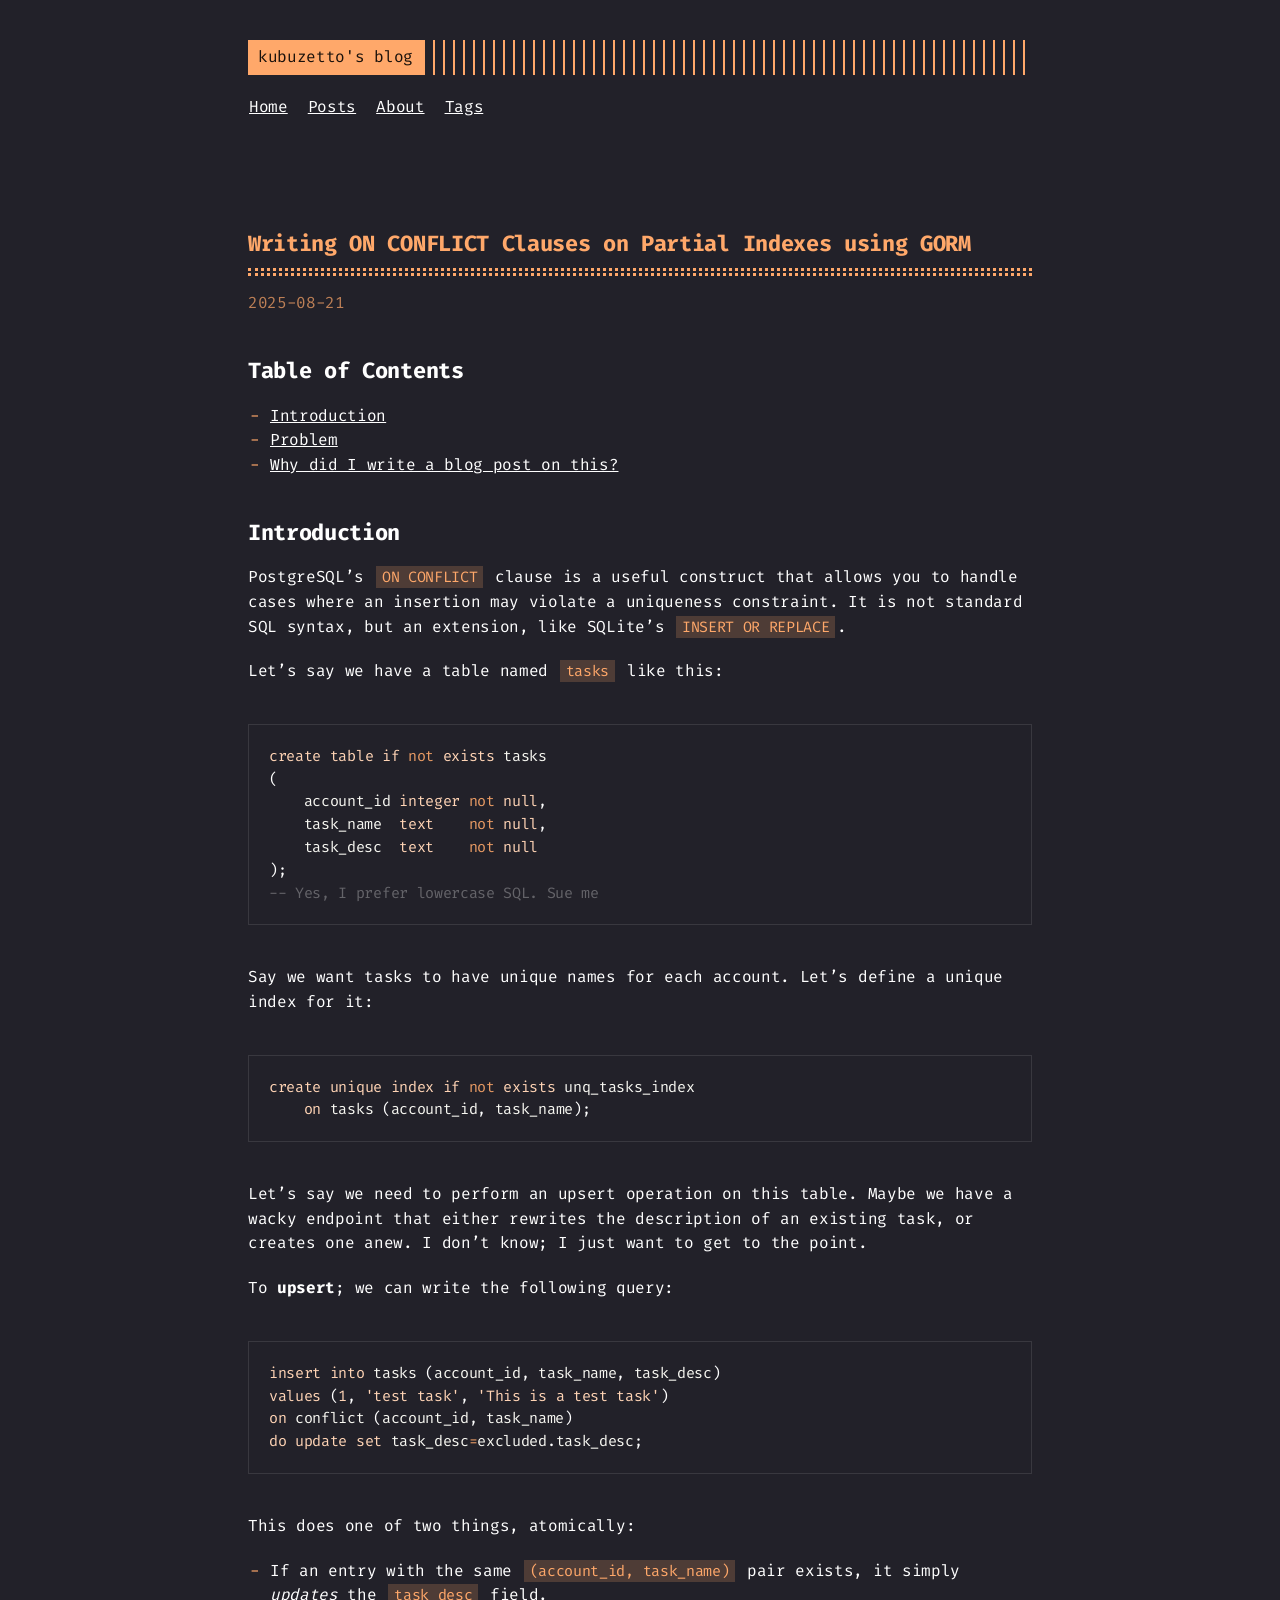
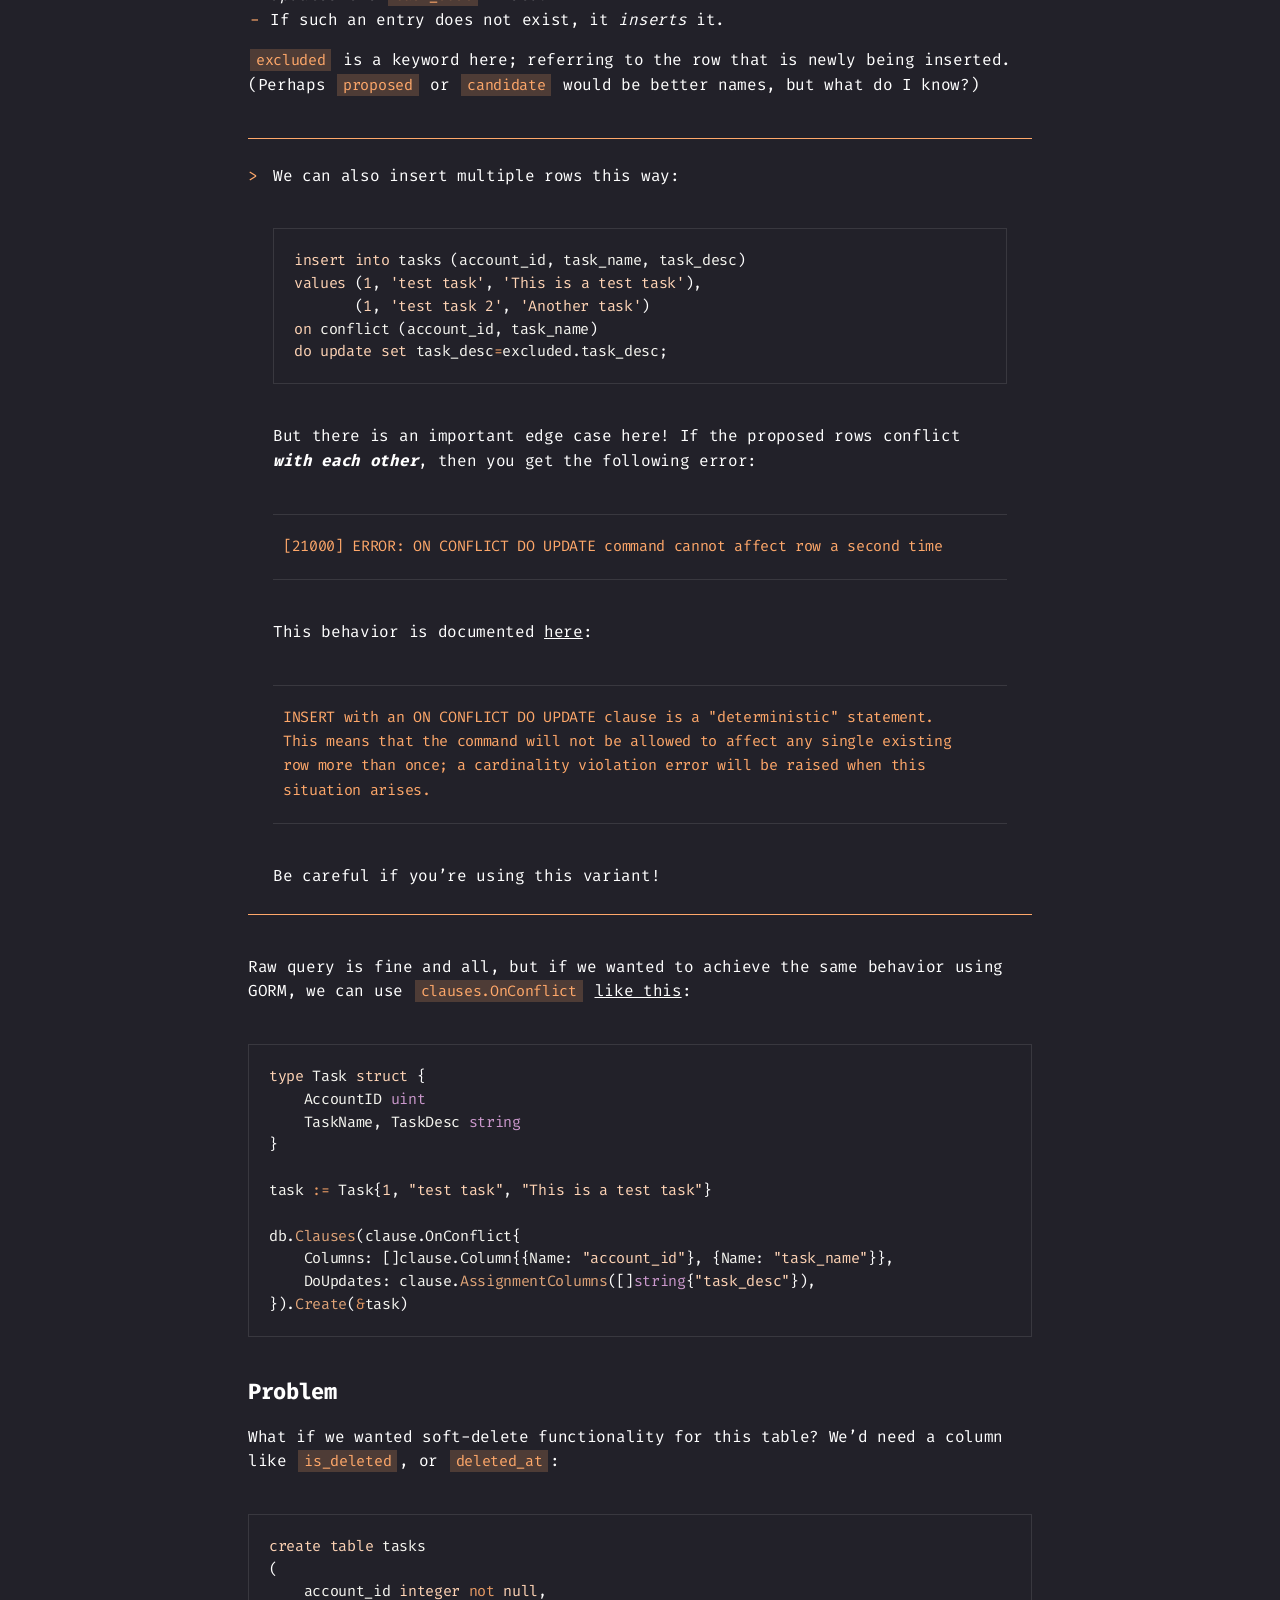
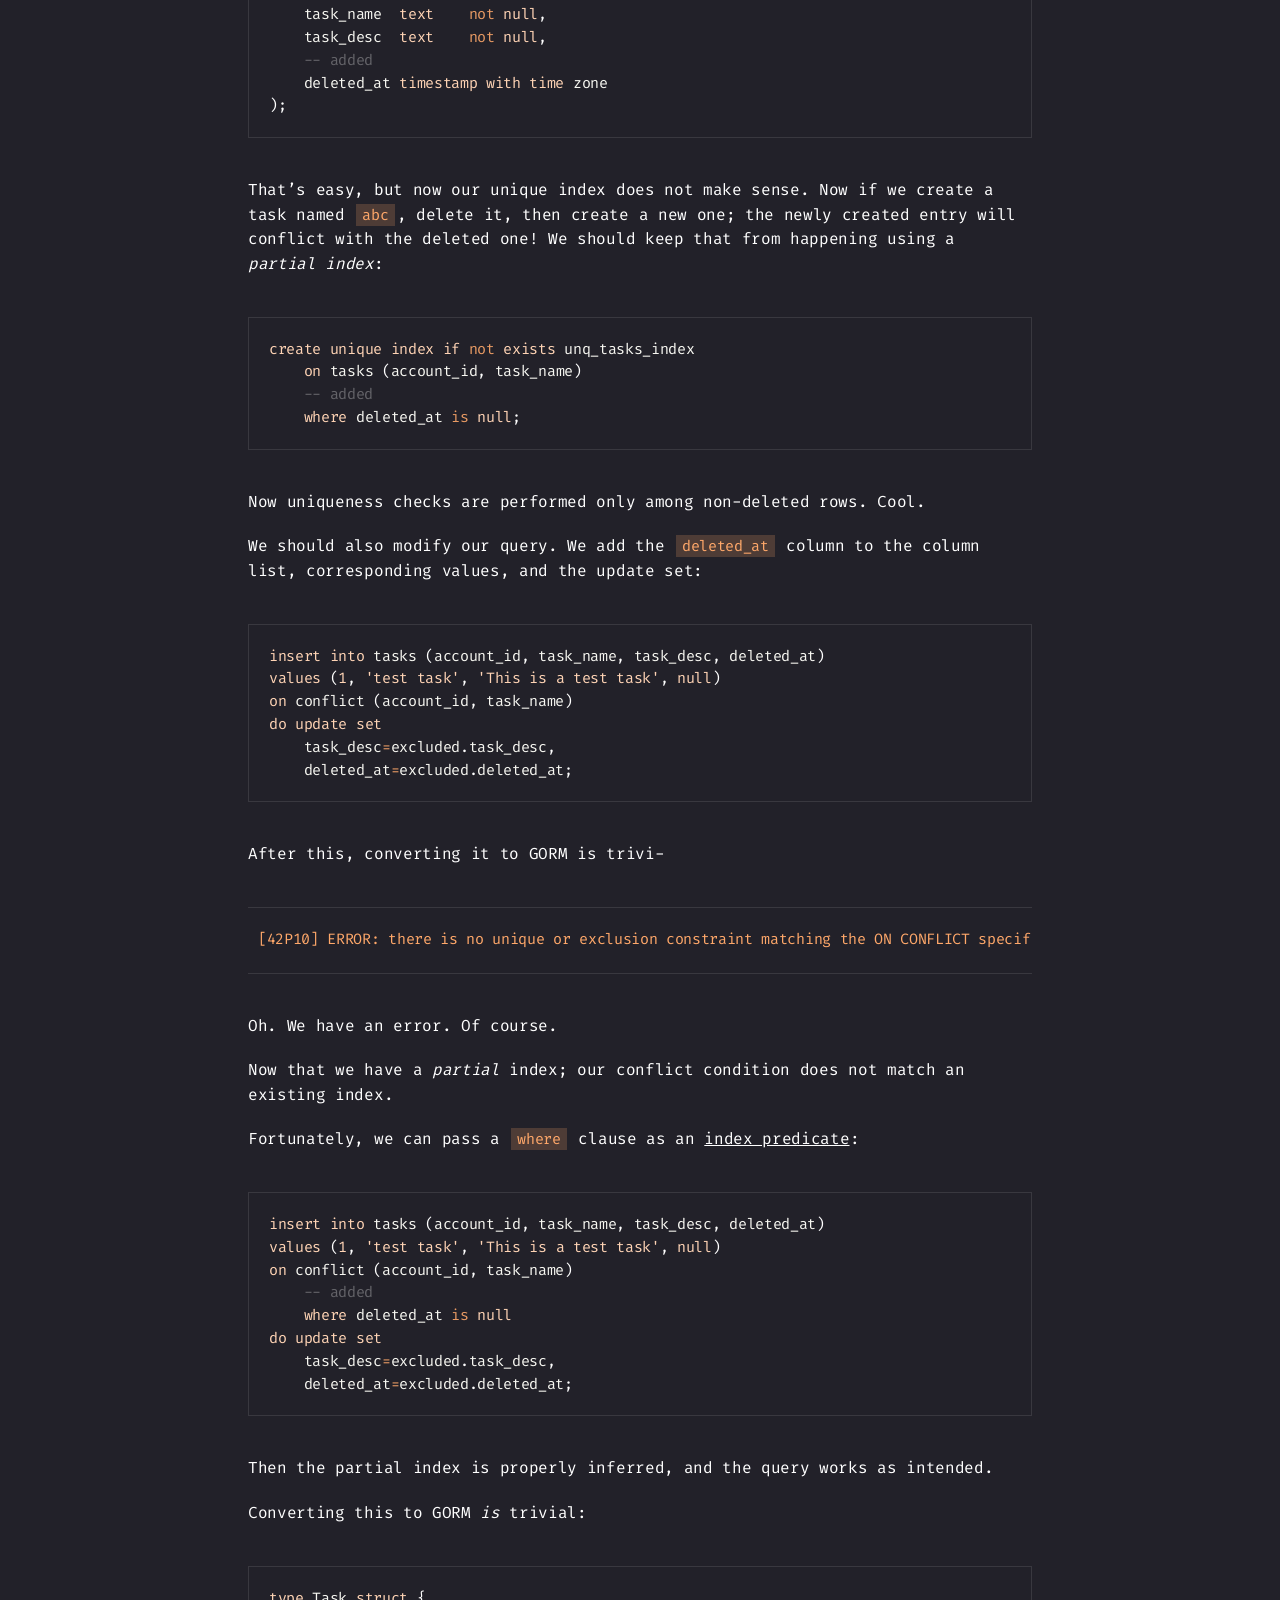
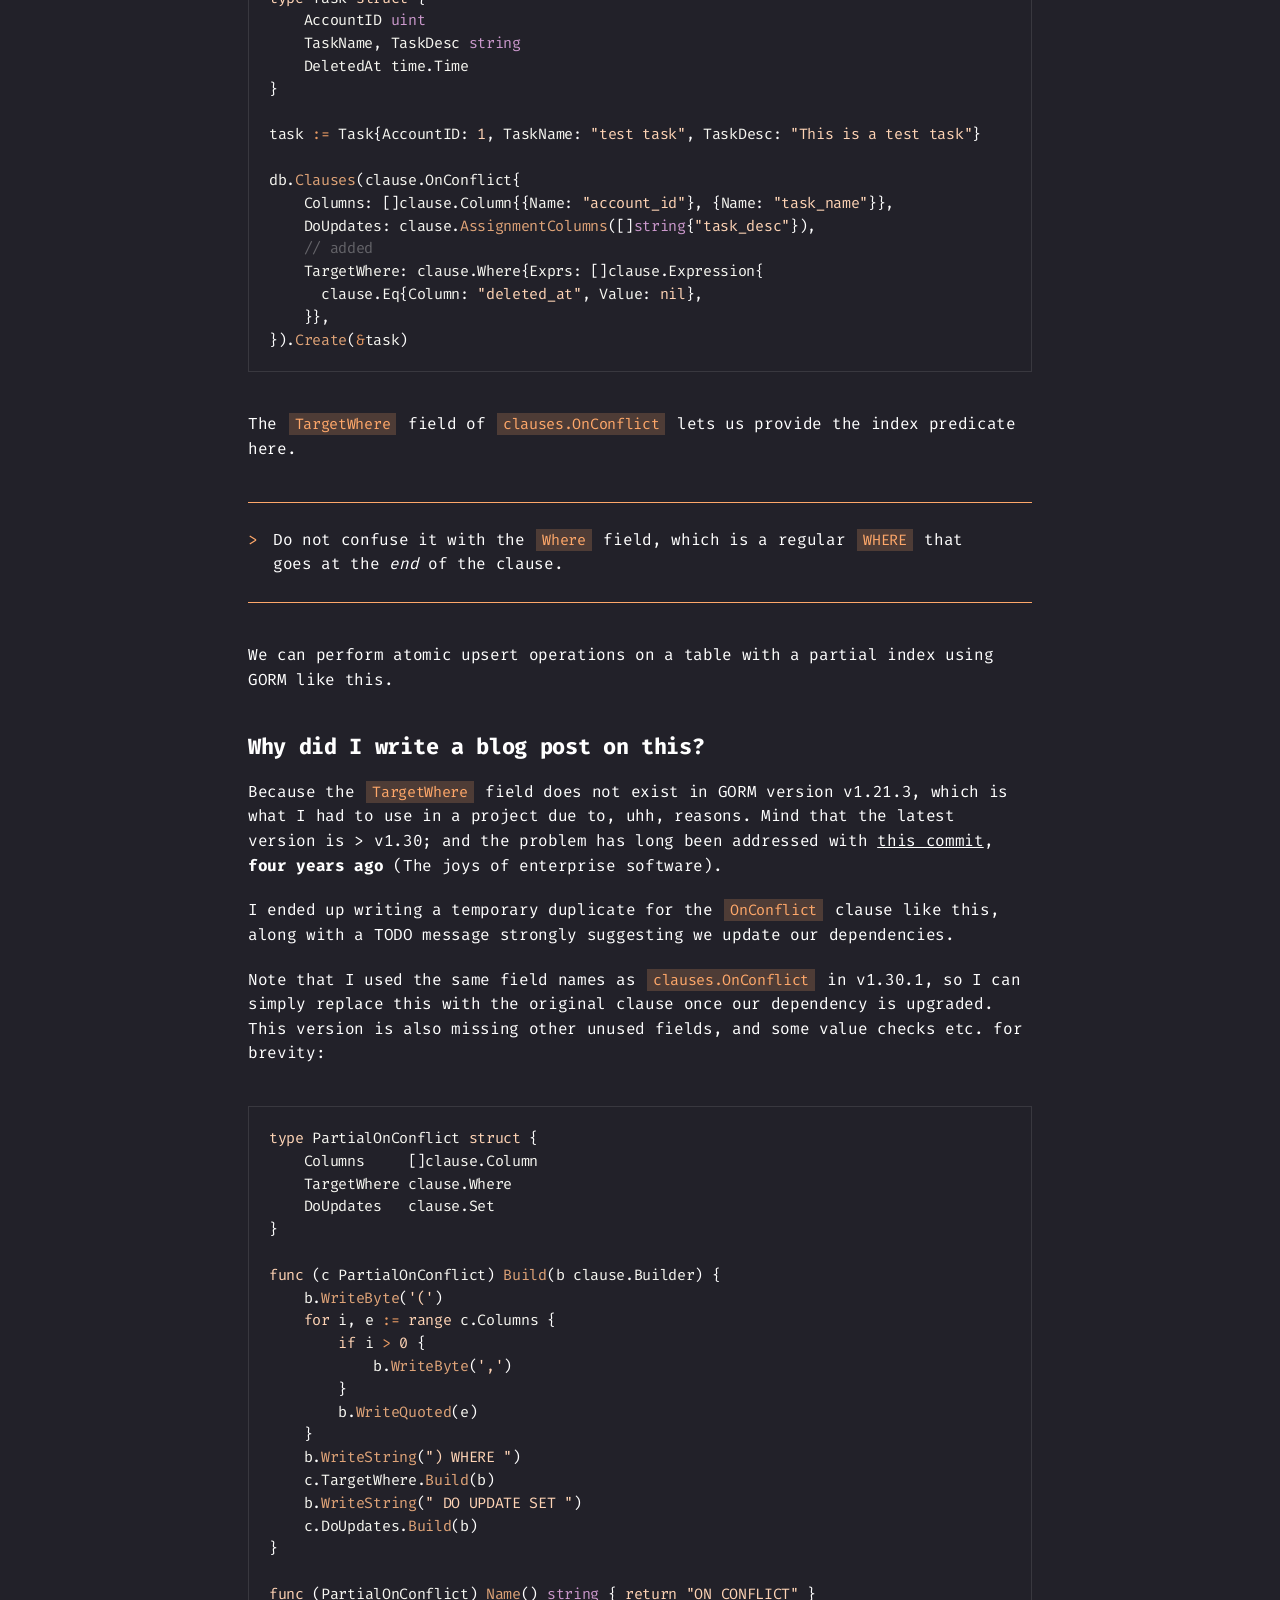
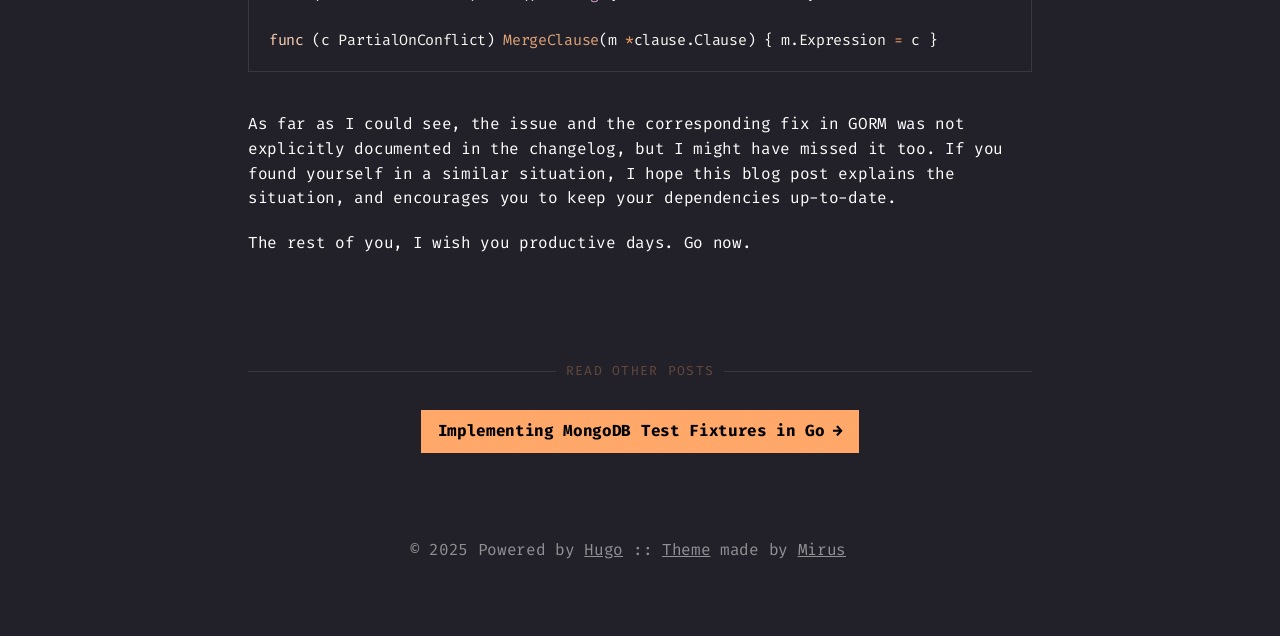
<file: posts/go-partial-on-conflict/index.html>
<!doctype html><html lang=en><head><title>Writing ON CONFLICT Clauses on Partial Indexes using GORM :: kubuzetto's blog</title>
<meta charset=utf-8><meta name=viewport content="width=device-width,initial-scale=1"><meta name=description content="A short tale of caution on keeping your dependencies up-to-date."><meta name=keywords content="go,gorm,postgres,sql"><meta name=robots content="noodp"><link rel=canonical href=/posts/go-partial-on-conflict/><link rel=stylesheet href=/styles.css><link rel="shortcut icon" href=/img/theme-colors/orange.png><link rel=apple-touch-icon href=/img/theme-colors/orange.png><meta name=twitter:card content="summary"><meta property="og:locale" content="en"><meta property="og:type" content="article"><meta property="og:title" content="Writing ON CONFLICT Clauses on Partial Indexes using GORM"><meta property="og:description" content="A short tale of caution on keeping your dependencies up-to-date."><meta property="og:url" content="/posts/go-partial-on-conflict/"><meta property="og:site_name" content="kubuzetto's blog"><meta property="og:image" content="/img/favicon/orange.png"><meta property="og:image:width" content="1200"><meta property="og:image:height" content="627"><meta property="article:published_time" content="2025-08-21 02:35:04 +0300 +0300"></head><body class=orange><div class="container center headings--one-size"><header class=header><div class=header__inner><div class=header__logo><a href=/><div class=logo>kubuzetto's blog</div></a></div><ul class="menu menu--mobile"><li class=menu__trigger>Menu&nbsp;▾</li><li><ul class=menu__dropdown><li><a href=/>Home</a></li><li><a href=/posts>Posts</a></li><li><a href=/pages/about/>About</a></li><li><a href=/tags>Tags</a></li></ul></li></ul></div><nav class=navigation-menu><ul class="navigation-menu__inner menu--desktop"><li><a href=/>Home</a></li><li><a href=/posts>Posts</a></li><li><a href=/pages/about/>About</a></li><li><a href=/tags>Tags</a></li></ul></nav></header><div class=content><article class=post><h1 class=post-title><a href=/posts/go-partial-on-conflict/>Writing ON CONFLICT Clauses on Partial Indexes using GORM</a></h1><div class=post-meta><time class=post-date>2025-08-21</time></div><div class=table-of-contents><h2>Table of Contents</h2><nav id=TableOfContents><ul><li><a href=#introduction>Introduction</a></li><li><a href=#problem>Problem</a></li><li><a href=#why-did-i-write-a-blog-post-on-this>Why did I write a blog post on this?</a></li></ul></nav></div><div class=post-content><div><h2 id=introduction>Introduction<a href=#introduction class=hanchor arialabel=Anchor>&#8983;</a></h2><p>PostgreSQL&rsquo;s <code>ON CONFLICT</code> clause is a useful construct that allows you to
handle cases where an insertion may violate a uniqueness constraint. It is
not standard SQL syntax, but an extension, like SQLite&rsquo;s <code>INSERT OR REPLACE</code>.</p><p>Let&rsquo;s say we have a table named <code>tasks</code> like this:</p><div class=highlight><pre tabindex=0 style=color:#f8f8f2;background-color:#272822;-moz-tab-size:4;-o-tab-size:4;tab-size:4><code class=language-sql data-lang=sql><span style=display:flex><span><span style=color:#66d9ef>create</span> <span style=color:#66d9ef>table</span> <span style=color:#66d9ef>if</span> <span style=color:#66d9ef>not</span> <span style=color:#66d9ef>exists</span> tasks
</span></span><span style=display:flex><span>(
</span></span><span style=display:flex><span>    account_id integer <span style=color:#66d9ef>not</span> <span style=color:#66d9ef>null</span>,
</span></span><span style=display:flex><span>    task_name  text    <span style=color:#66d9ef>not</span> <span style=color:#66d9ef>null</span>,
</span></span><span style=display:flex><span>    task_desc  text    <span style=color:#66d9ef>not</span> <span style=color:#66d9ef>null</span>
</span></span><span style=display:flex><span>);
</span></span><span style=display:flex><span><span style=color:#75715e>-- Yes, I prefer lowercase SQL. Sue me
</span></span></span></code></pre></div><p>Say we want tasks to have unique names for each account. Let&rsquo;s define a unique index for it:</p><div class=highlight><pre tabindex=0 style=color:#f8f8f2;background-color:#272822;-moz-tab-size:4;-o-tab-size:4;tab-size:4><code class=language-sql data-lang=sql><span style=display:flex><span><span style=color:#66d9ef>create</span> <span style=color:#66d9ef>unique</span> <span style=color:#66d9ef>index</span> <span style=color:#66d9ef>if</span> <span style=color:#66d9ef>not</span> <span style=color:#66d9ef>exists</span> unq_tasks_index
</span></span><span style=display:flex><span>    <span style=color:#66d9ef>on</span> tasks (account_id, task_name);
</span></span></code></pre></div><p>Let&rsquo;s say we need to perform an upsert operation on this table.
Maybe we have a wacky endpoint that either rewrites the description of
an existing task, or creates one anew. I don&rsquo;t know; I just want to get to the point.</p><p>To <strong>upsert</strong>; we can write the following query:</p><div class=highlight><pre tabindex=0 style=color:#f8f8f2;background-color:#272822;-moz-tab-size:4;-o-tab-size:4;tab-size:4><code class=language-sql data-lang=sql><span style=display:flex><span><span style=color:#66d9ef>insert</span> <span style=color:#66d9ef>into</span> tasks (account_id, task_name, task_desc)
</span></span><span style=display:flex><span><span style=color:#66d9ef>values</span> (<span style=color:#ae81ff>1</span>, <span style=color:#e6db74>&#39;test task&#39;</span>, <span style=color:#e6db74>&#39;This is a test task&#39;</span>)
</span></span><span style=display:flex><span><span style=color:#66d9ef>on</span> conflict (account_id, task_name)
</span></span><span style=display:flex><span><span style=color:#66d9ef>do</span> <span style=color:#66d9ef>update</span> <span style=color:#66d9ef>set</span> task_desc<span style=color:#f92672>=</span>excluded.task_desc;
</span></span></code></pre></div><p>This does one of two things, atomically:</p><ul><li>If an entry with the same <code>(account_id, task_name)</code> pair exists,
it simply <em>updates</em> the <code>task_desc</code> field.</li><li>If such an entry does not exist, it <em>inserts</em> it.</li></ul><p><code>excluded</code> is a keyword here; referring to the row that is newly being inserted.
(Perhaps <code>proposed</code> or <code>candidate</code> would be better names, but what do I know?)</p><blockquote><p>We can also insert multiple rows this way:</p><div class=highlight><pre tabindex=0 style=color:#f8f8f2;background-color:#272822;-moz-tab-size:4;-o-tab-size:4;tab-size:4><code class=language-sql data-lang=sql><span style=display:flex><span><span style=color:#66d9ef>insert</span> <span style=color:#66d9ef>into</span> tasks (account_id, task_name, task_desc)
</span></span><span style=display:flex><span><span style=color:#66d9ef>values</span> (<span style=color:#ae81ff>1</span>, <span style=color:#e6db74>&#39;test task&#39;</span>, <span style=color:#e6db74>&#39;This is a test task&#39;</span>),
</span></span><span style=display:flex><span>       (<span style=color:#ae81ff>1</span>, <span style=color:#e6db74>&#39;test task 2&#39;</span>, <span style=color:#e6db74>&#39;Another task&#39;</span>)
</span></span><span style=display:flex><span><span style=color:#66d9ef>on</span> conflict (account_id, task_name)
</span></span><span style=display:flex><span><span style=color:#66d9ef>do</span> <span style=color:#66d9ef>update</span> <span style=color:#66d9ef>set</span> task_desc<span style=color:#f92672>=</span>excluded.task_desc;
</span></span></code></pre></div><p>But there is an important edge case here! If the proposed rows conflict <em><strong>with each other</strong></em>, then you get the following error:</p><pre tabindex=0><code>[21000] ERROR: ON CONFLICT DO UPDATE command cannot affect row a second time
</code></pre><p>This behavior is documented <a href=https://www.postgresql.org/docs/current/sql-insert.html#SQL-ON-CONFLICT>here</a>:</p><pre tabindex=0><code>INSERT with an ON CONFLICT DO UPDATE clause is a &#34;deterministic&#34; statement.
This means that the command will not be allowed to affect any single existing
row more than once; a cardinality violation error will be raised when this 
situation arises.
</code></pre><p>Be careful if you&rsquo;re using this variant!</p></blockquote><p>Raw query is fine and all, but if we wanted to achieve the same behavior using GORM,
we can use <code>clauses.OnConflict</code> <a href=https://gorm.io/docs/create.html#Upsert-On-Conflict>like this</a>:</p><div class=highlight><pre tabindex=0 style=color:#f8f8f2;background-color:#272822;-moz-tab-size:4;-o-tab-size:4;tab-size:4><code class=language-go data-lang=go><span style=display:flex><span><span style=color:#66d9ef>type</span> <span style=color:#a6e22e>Task</span> <span style=color:#66d9ef>struct</span> {
</span></span><span style=display:flex><span>    <span style=color:#a6e22e>AccountID</span> <span style=color:#66d9ef>uint</span>
</span></span><span style=display:flex><span>    <span style=color:#a6e22e>TaskName</span>, <span style=color:#a6e22e>TaskDesc</span> <span style=color:#66d9ef>string</span>
</span></span><span style=display:flex><span>}
</span></span><span style=display:flex><span>
</span></span><span style=display:flex><span><span style=color:#a6e22e>task</span> <span style=color:#f92672>:=</span> <span style=color:#a6e22e>Task</span>{<span style=color:#ae81ff>1</span>, <span style=color:#e6db74>&#34;test task&#34;</span>, <span style=color:#e6db74>&#34;This is a test task&#34;</span>}
</span></span><span style=display:flex><span>
</span></span><span style=display:flex><span><span style=color:#a6e22e>db</span>.<span style=color:#a6e22e>Clauses</span>(<span style=color:#a6e22e>clause</span>.<span style=color:#a6e22e>OnConflict</span>{
</span></span><span style=display:flex><span>    <span style=color:#a6e22e>Columns</span>: []<span style=color:#a6e22e>clause</span>.<span style=color:#a6e22e>Column</span>{{<span style=color:#a6e22e>Name</span>: <span style=color:#e6db74>&#34;account_id&#34;</span>}, {<span style=color:#a6e22e>Name</span>: <span style=color:#e6db74>&#34;task_name&#34;</span>}},
</span></span><span style=display:flex><span>    <span style=color:#a6e22e>DoUpdates</span>: <span style=color:#a6e22e>clause</span>.<span style=color:#a6e22e>AssignmentColumns</span>([]<span style=color:#66d9ef>string</span>{<span style=color:#e6db74>&#34;task_desc&#34;</span>}),
</span></span><span style=display:flex><span>}).<span style=color:#a6e22e>Create</span>(<span style=color:#f92672>&amp;</span><span style=color:#a6e22e>task</span>)
</span></span></code></pre></div><h2 id=problem>Problem<a href=#problem class=hanchor arialabel=Anchor>&#8983;</a></h2><p>What if we wanted soft-delete functionality for this table? We&rsquo;d need a column like <code>is_deleted</code>, or <code>deleted_at</code>:</p><div class=highlight><pre tabindex=0 style=color:#f8f8f2;background-color:#272822;-moz-tab-size:4;-o-tab-size:4;tab-size:4><code class=language-sql data-lang=sql><span style=display:flex><span><span style=color:#66d9ef>create</span> <span style=color:#66d9ef>table</span> tasks
</span></span><span style=display:flex><span>(
</span></span><span style=display:flex><span>    account_id integer <span style=color:#66d9ef>not</span> <span style=color:#66d9ef>null</span>,
</span></span><span style=display:flex><span>    task_name  text    <span style=color:#66d9ef>not</span> <span style=color:#66d9ef>null</span>,
</span></span><span style=display:flex><span>    task_desc  text    <span style=color:#66d9ef>not</span> <span style=color:#66d9ef>null</span>,
</span></span><span style=display:flex><span>    <span style=color:#75715e>-- added
</span></span></span><span style=display:flex><span><span style=color:#75715e></span>    deleted_at <span style=color:#66d9ef>timestamp</span> <span style=color:#66d9ef>with</span> time <span style=color:#66d9ef>zone</span>
</span></span><span style=display:flex><span>);
</span></span></code></pre></div><p>That&rsquo;s easy, but now our unique index does not make sense.
Now if we create a task named <code>abc</code>, delete it, then create a new one;
the newly created entry will conflict with the deleted one!
We should keep that from happening using a <em>partial index</em>:</p><div class=highlight><pre tabindex=0 style=color:#f8f8f2;background-color:#272822;-moz-tab-size:4;-o-tab-size:4;tab-size:4><code class=language-sql data-lang=sql><span style=display:flex><span><span style=color:#66d9ef>create</span> <span style=color:#66d9ef>unique</span> <span style=color:#66d9ef>index</span> <span style=color:#66d9ef>if</span> <span style=color:#66d9ef>not</span> <span style=color:#66d9ef>exists</span> unq_tasks_index
</span></span><span style=display:flex><span>    <span style=color:#66d9ef>on</span> tasks (account_id, task_name)
</span></span><span style=display:flex><span>    <span style=color:#75715e>-- added
</span></span></span><span style=display:flex><span><span style=color:#75715e></span>    <span style=color:#66d9ef>where</span> deleted_at <span style=color:#66d9ef>is</span> <span style=color:#66d9ef>null</span>;
</span></span></code></pre></div><p>Now uniqueness checks are performed only among non-deleted rows. Cool.</p><p>We should also modify our query. We add the <code>deleted_at</code> column to
the column list, corresponding values, and the update set:</p><div class=highlight><pre tabindex=0 style=color:#f8f8f2;background-color:#272822;-moz-tab-size:4;-o-tab-size:4;tab-size:4><code class=language-sql data-lang=sql><span style=display:flex><span><span style=color:#66d9ef>insert</span> <span style=color:#66d9ef>into</span> tasks (account_id, task_name, task_desc, deleted_at)
</span></span><span style=display:flex><span><span style=color:#66d9ef>values</span> (<span style=color:#ae81ff>1</span>, <span style=color:#e6db74>&#39;test task&#39;</span>, <span style=color:#e6db74>&#39;This is a test task&#39;</span>, <span style=color:#66d9ef>null</span>)
</span></span><span style=display:flex><span><span style=color:#66d9ef>on</span> conflict (account_id, task_name)
</span></span><span style=display:flex><span><span style=color:#66d9ef>do</span> <span style=color:#66d9ef>update</span> <span style=color:#66d9ef>set</span>
</span></span><span style=display:flex><span>    task_desc<span style=color:#f92672>=</span>excluded.task_desc,
</span></span><span style=display:flex><span>    deleted_at<span style=color:#f92672>=</span>excluded.deleted_at;
</span></span></code></pre></div><p>After this, converting it to GORM is trivi-</p><pre tabindex=0><code>[42P10] ERROR: there is no unique or exclusion constraint matching the ON CONFLICT specification
</code></pre><p>Oh. We have an error. Of course.</p><p>Now that we have a <em>partial</em> index; our conflict condition does not match an existing index.</p><p>Fortunately, we can pass a <code>where</code> clause as an
<a href=https://www.postgresql.org/docs/current/sql-insert.html#SQL-ON-CONFLICT>index predicate</a>:</p><div class=highlight><pre tabindex=0 style=color:#f8f8f2;background-color:#272822;-moz-tab-size:4;-o-tab-size:4;tab-size:4><code class=language-sql data-lang=sql><span style=display:flex><span><span style=color:#66d9ef>insert</span> <span style=color:#66d9ef>into</span> tasks (account_id, task_name, task_desc, deleted_at)
</span></span><span style=display:flex><span><span style=color:#66d9ef>values</span> (<span style=color:#ae81ff>1</span>, <span style=color:#e6db74>&#39;test task&#39;</span>, <span style=color:#e6db74>&#39;This is a test task&#39;</span>, <span style=color:#66d9ef>null</span>)
</span></span><span style=display:flex><span><span style=color:#66d9ef>on</span> conflict (account_id, task_name)
</span></span><span style=display:flex><span>    <span style=color:#75715e>-- added
</span></span></span><span style=display:flex><span><span style=color:#75715e></span>    <span style=color:#66d9ef>where</span> deleted_at <span style=color:#66d9ef>is</span> <span style=color:#66d9ef>null</span>
</span></span><span style=display:flex><span><span style=color:#66d9ef>do</span> <span style=color:#66d9ef>update</span> <span style=color:#66d9ef>set</span>
</span></span><span style=display:flex><span>    task_desc<span style=color:#f92672>=</span>excluded.task_desc,
</span></span><span style=display:flex><span>    deleted_at<span style=color:#f92672>=</span>excluded.deleted_at;
</span></span></code></pre></div><p>Then the partial index is properly inferred, and the query works as intended.</p><p>Converting this to GORM <em>is</em> trivial:</p><div class=highlight><pre tabindex=0 style=color:#f8f8f2;background-color:#272822;-moz-tab-size:4;-o-tab-size:4;tab-size:4><code class=language-go data-lang=go><span style=display:flex><span><span style=color:#66d9ef>type</span> <span style=color:#a6e22e>Task</span> <span style=color:#66d9ef>struct</span> {
</span></span><span style=display:flex><span>    <span style=color:#a6e22e>AccountID</span> <span style=color:#66d9ef>uint</span>
</span></span><span style=display:flex><span>    <span style=color:#a6e22e>TaskName</span>, <span style=color:#a6e22e>TaskDesc</span> <span style=color:#66d9ef>string</span>
</span></span><span style=display:flex><span>    <span style=color:#a6e22e>DeletedAt</span> <span style=color:#a6e22e>time</span>.<span style=color:#a6e22e>Time</span>
</span></span><span style=display:flex><span>}
</span></span><span style=display:flex><span>
</span></span><span style=display:flex><span><span style=color:#a6e22e>task</span> <span style=color:#f92672>:=</span> <span style=color:#a6e22e>Task</span>{<span style=color:#a6e22e>AccountID</span>: <span style=color:#ae81ff>1</span>, <span style=color:#a6e22e>TaskName</span>: <span style=color:#e6db74>&#34;test task&#34;</span>, <span style=color:#a6e22e>TaskDesc</span>: <span style=color:#e6db74>&#34;This is a test task&#34;</span>}
</span></span><span style=display:flex><span>
</span></span><span style=display:flex><span><span style=color:#a6e22e>db</span>.<span style=color:#a6e22e>Clauses</span>(<span style=color:#a6e22e>clause</span>.<span style=color:#a6e22e>OnConflict</span>{
</span></span><span style=display:flex><span>    <span style=color:#a6e22e>Columns</span>: []<span style=color:#a6e22e>clause</span>.<span style=color:#a6e22e>Column</span>{{<span style=color:#a6e22e>Name</span>: <span style=color:#e6db74>&#34;account_id&#34;</span>}, {<span style=color:#a6e22e>Name</span>: <span style=color:#e6db74>&#34;task_name&#34;</span>}},
</span></span><span style=display:flex><span>    <span style=color:#a6e22e>DoUpdates</span>: <span style=color:#a6e22e>clause</span>.<span style=color:#a6e22e>AssignmentColumns</span>([]<span style=color:#66d9ef>string</span>{<span style=color:#e6db74>&#34;task_desc&#34;</span>}),
</span></span><span style=display:flex><span>    <span style=color:#75715e>// added
</span></span></span><span style=display:flex><span><span style=color:#75715e></span>    <span style=color:#a6e22e>TargetWhere</span>: <span style=color:#a6e22e>clause</span>.<span style=color:#a6e22e>Where</span>{<span style=color:#a6e22e>Exprs</span>: []<span style=color:#a6e22e>clause</span>.<span style=color:#a6e22e>Expression</span>{
</span></span><span style=display:flex><span>      <span style=color:#a6e22e>clause</span>.<span style=color:#a6e22e>Eq</span>{<span style=color:#a6e22e>Column</span>: <span style=color:#e6db74>&#34;deleted_at&#34;</span>, <span style=color:#a6e22e>Value</span>: <span style=color:#66d9ef>nil</span>},
</span></span><span style=display:flex><span>    }},
</span></span><span style=display:flex><span>}).<span style=color:#a6e22e>Create</span>(<span style=color:#f92672>&amp;</span><span style=color:#a6e22e>task</span>)
</span></span></code></pre></div><p>The <code>TargetWhere</code> field of <code>clauses.OnConflict</code> lets us provide the index predicate here.</p><blockquote><p>Do not confuse it with the <code>Where</code> field, which is a regular
<code>WHERE</code> that goes at the <em>end</em> of the clause.</p></blockquote><p>We can perform atomic upsert operations on a table with a partial index using GORM like this.</p><h2 id=why-did-i-write-a-blog-post-on-this>Why did I write a blog post on this?<a href=#why-did-i-write-a-blog-post-on-this class=hanchor arialabel=Anchor>&#8983;</a></h2><p>Because the <code>TargetWhere</code> field does not exist in GORM version v1.21.3, which is what I had to use in a
project due to, uhh, reasons. Mind that the latest version is > v1.30; and the problem has long been
addressed with <a href=https://github.com/go-gorm/gorm/commit/dd8bf88eb9abdac71a290222ee2f70cf293c662b>this commit</a>,
<strong>four years ago</strong> (The joys of enterprise software).</p><p>I ended up writing a temporary duplicate for the <code>OnConflict</code> clause like this,
along with a TODO message strongly suggesting we update our dependencies.</p><p>Note that I used the same field names as <code>clauses.OnConflict</code> in v1.30.1,
so I can simply replace this with the original clause once our dependency is upgraded.
This version is also missing other unused fields, and some value checks etc. for brevity:</p><div class=highlight><pre tabindex=0 style=color:#f8f8f2;background-color:#272822;-moz-tab-size:4;-o-tab-size:4;tab-size:4><code class=language-go data-lang=go><span style=display:flex><span><span style=color:#66d9ef>type</span> <span style=color:#a6e22e>PartialOnConflict</span> <span style=color:#66d9ef>struct</span> {
</span></span><span style=display:flex><span>    <span style=color:#a6e22e>Columns</span>     []<span style=color:#a6e22e>clause</span>.<span style=color:#a6e22e>Column</span>
</span></span><span style=display:flex><span>    <span style=color:#a6e22e>TargetWhere</span> <span style=color:#a6e22e>clause</span>.<span style=color:#a6e22e>Where</span>
</span></span><span style=display:flex><span>    <span style=color:#a6e22e>DoUpdates</span>   <span style=color:#a6e22e>clause</span>.<span style=color:#a6e22e>Set</span>
</span></span><span style=display:flex><span>}
</span></span><span style=display:flex><span>
</span></span><span style=display:flex><span><span style=color:#66d9ef>func</span> (<span style=color:#a6e22e>c</span> <span style=color:#a6e22e>PartialOnConflict</span>) <span style=color:#a6e22e>Build</span>(<span style=color:#a6e22e>b</span> <span style=color:#a6e22e>clause</span>.<span style=color:#a6e22e>Builder</span>) {
</span></span><span style=display:flex><span>    <span style=color:#a6e22e>b</span>.<span style=color:#a6e22e>WriteByte</span>(<span style=color:#e6db74>&#39;(&#39;</span>)
</span></span><span style=display:flex><span>    <span style=color:#66d9ef>for</span> <span style=color:#a6e22e>i</span>, <span style=color:#a6e22e>e</span> <span style=color:#f92672>:=</span> <span style=color:#66d9ef>range</span> <span style=color:#a6e22e>c</span>.<span style=color:#a6e22e>Columns</span> {
</span></span><span style=display:flex><span>        <span style=color:#66d9ef>if</span> <span style=color:#a6e22e>i</span> &gt; <span style=color:#ae81ff>0</span> {
</span></span><span style=display:flex><span>            <span style=color:#a6e22e>b</span>.<span style=color:#a6e22e>WriteByte</span>(<span style=color:#e6db74>&#39;,&#39;</span>)
</span></span><span style=display:flex><span>        }
</span></span><span style=display:flex><span>        <span style=color:#a6e22e>b</span>.<span style=color:#a6e22e>WriteQuoted</span>(<span style=color:#a6e22e>e</span>)
</span></span><span style=display:flex><span>    }
</span></span><span style=display:flex><span>    <span style=color:#a6e22e>b</span>.<span style=color:#a6e22e>WriteString</span>(<span style=color:#e6db74>&#34;) WHERE &#34;</span>)
</span></span><span style=display:flex><span>    <span style=color:#a6e22e>c</span>.<span style=color:#a6e22e>TargetWhere</span>.<span style=color:#a6e22e>Build</span>(<span style=color:#a6e22e>b</span>)
</span></span><span style=display:flex><span>    <span style=color:#a6e22e>b</span>.<span style=color:#a6e22e>WriteString</span>(<span style=color:#e6db74>&#34; DO UPDATE SET &#34;</span>)
</span></span><span style=display:flex><span>    <span style=color:#a6e22e>c</span>.<span style=color:#a6e22e>DoUpdates</span>.<span style=color:#a6e22e>Build</span>(<span style=color:#a6e22e>b</span>)
</span></span><span style=display:flex><span>}
</span></span><span style=display:flex><span>
</span></span><span style=display:flex><span><span style=color:#66d9ef>func</span> (<span style=color:#a6e22e>PartialOnConflict</span>) <span style=color:#a6e22e>Name</span>() <span style=color:#66d9ef>string</span> { <span style=color:#66d9ef>return</span> <span style=color:#e6db74>&#34;ON CONFLICT&#34;</span> }
</span></span><span style=display:flex><span>
</span></span><span style=display:flex><span><span style=color:#66d9ef>func</span> (<span style=color:#a6e22e>c</span> <span style=color:#a6e22e>PartialOnConflict</span>) <span style=color:#a6e22e>MergeClause</span>(<span style=color:#a6e22e>m</span> <span style=color:#f92672>*</span><span style=color:#a6e22e>clause</span>.<span style=color:#a6e22e>Clause</span>) { <span style=color:#a6e22e>m</span>.<span style=color:#a6e22e>Expression</span> = <span style=color:#a6e22e>c</span> }
</span></span></code></pre></div><p>As far as I could see, the issue and the corresponding fix in GORM was not explicitly documented
in the changelog, but I might have missed it too. If you found yourself in a similar situation,
I hope this blog post explains the situation, and encourages you to keep your dependencies up-to-date.</p><p>The rest of you, I wish you productive days. Go now.</p></div></div><div class=pagination><div class=pagination__title><span class=pagination__title-h>Read other posts</span><hr></div><div class=pagination__buttons><span class="button next"><a href=/posts/go-mongo-fixtures/><span class=button__text>Implementing MongoDB Test Fixtures in Go</span>
<span class=button__icon>→</span></a></span></div></div></article></div><script src=https://giscus.app/client.js data-repo=kubuzetto/kubuzetto.github.io data-repo-id=R_kgDONdgJ-A data-category=Announcements data-category-id=DIC_kwDONdgJ-M4Cu7xa data-mapping=pathname data-strict=0 data-reactions-enabled=1 data-emit-metadata=0 data-input-position=top data-theme=preferred_color_scheme data-lang=en crossorigin=anonymous async></script><footer class=footer><div class=footer__inner><div class=copyright><span>© 2025 Powered by <a href=https://gohugo.io>Hugo</a></span>
<span>:: <a href=https://github.com/mirus-ua/hugo-theme-re-terminal target=_blank>Theme</a> made by <a href=https://github.com/mirus-ua target=_blank>Mirus</a></span></div></div></footer><script type=text/javascript src=/bundle.min.js></script></div></body></html>
</file>
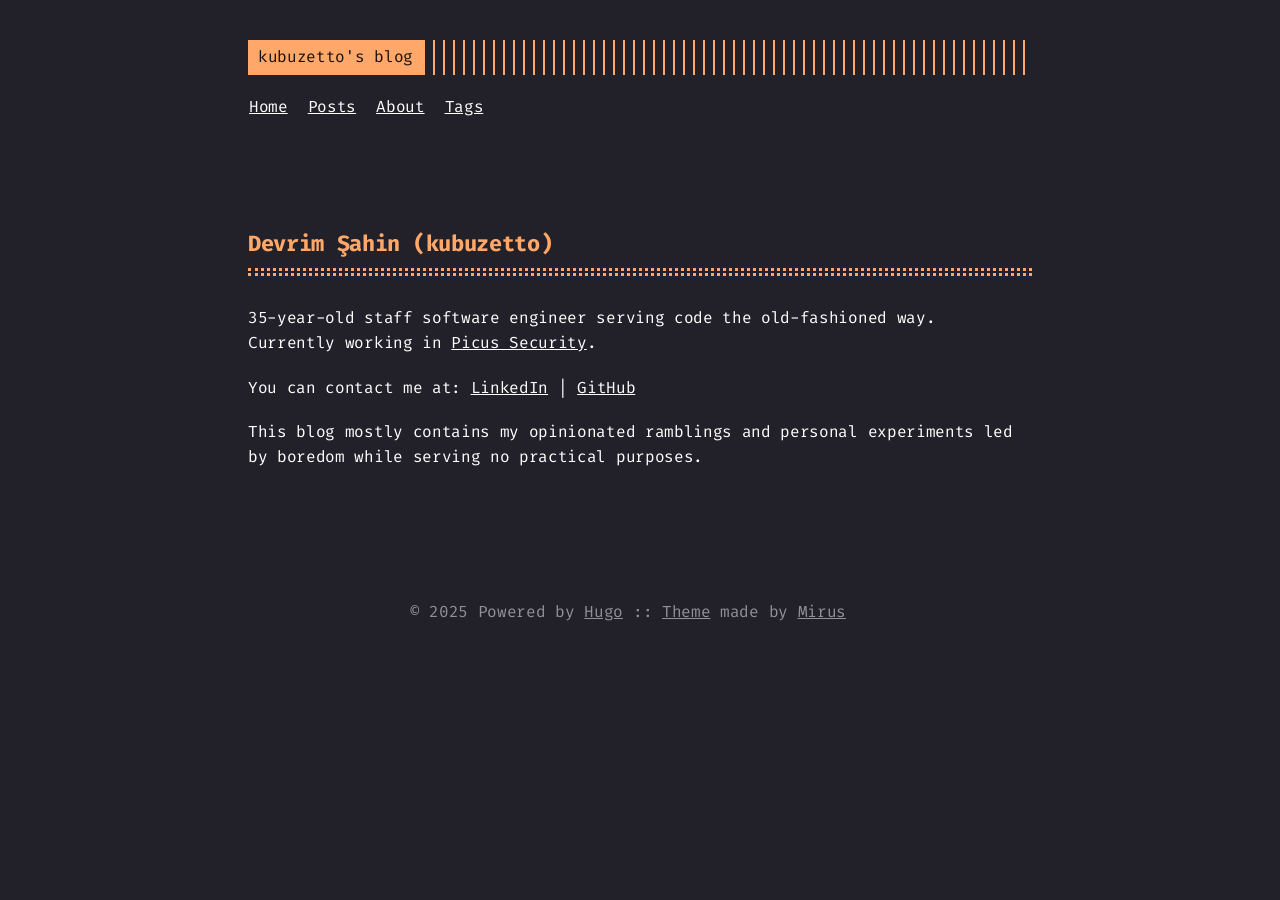
<file: pages/page/1/index.html>
<!doctype html><html lang=en-us><head><title>/pages/</title>
<link rel=canonical href=/pages/><meta name=robots content="noindex"><meta charset=utf-8><meta http-equiv=refresh content="0; url=/pages/"></head></html>
</file>
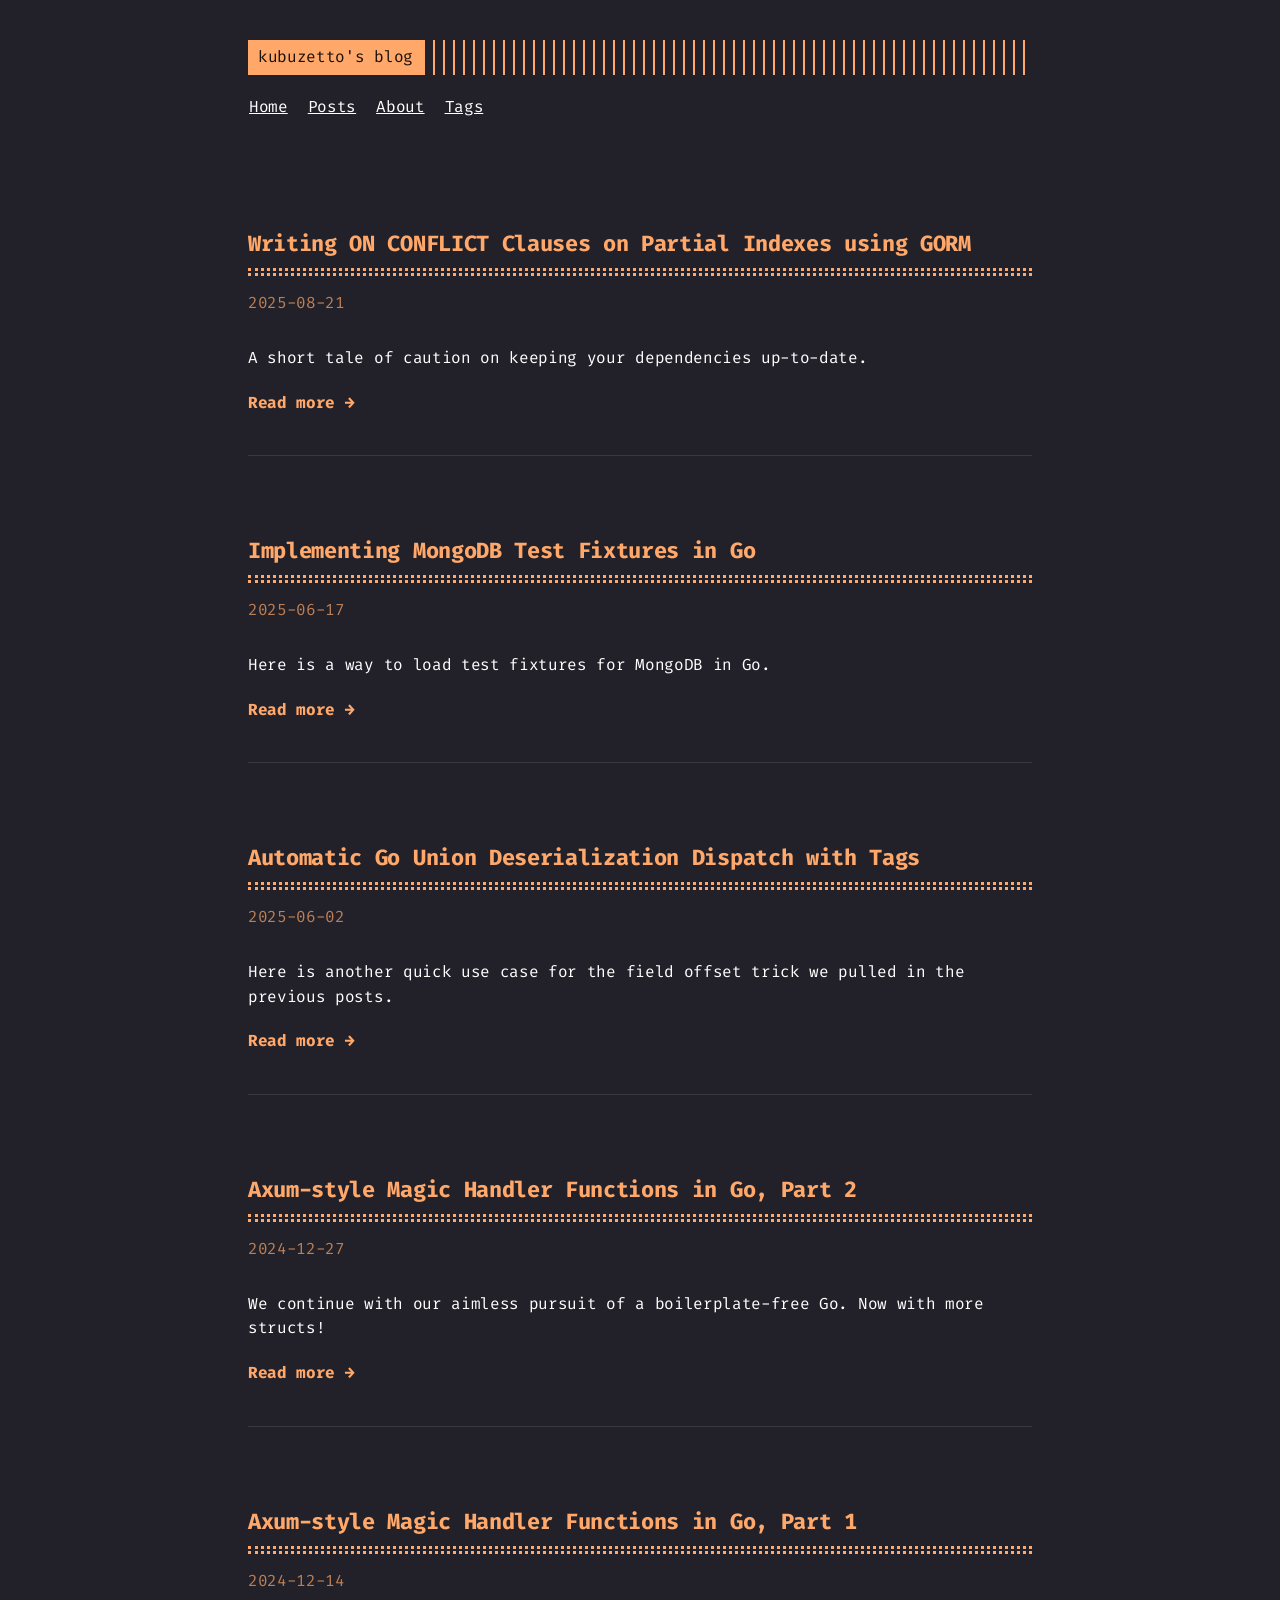
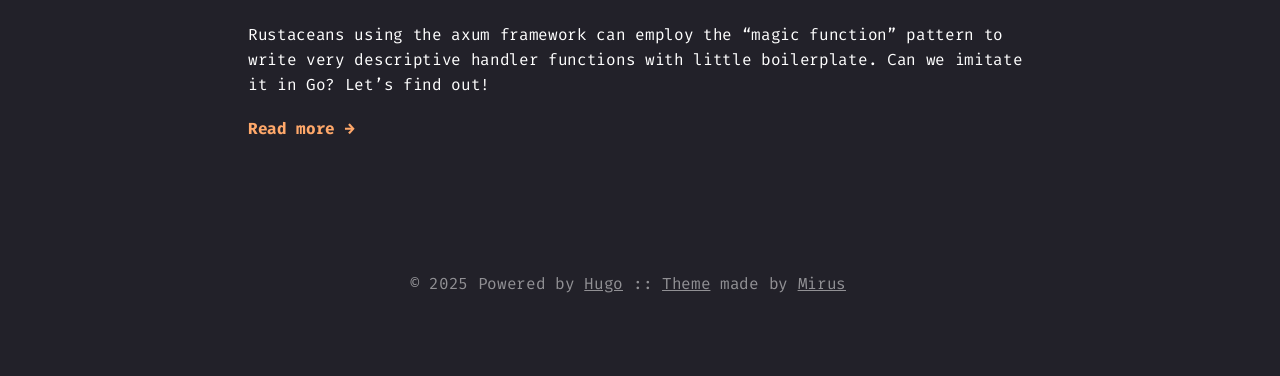
<file: posts/page/1/index.html>
<!doctype html><html lang=en-us><head><title>/posts/</title>
<link rel=canonical href=/posts/><meta name=robots content="noindex"><meta charset=utf-8><meta http-equiv=refresh content="0; url=/posts/"></head></html>
</file>
